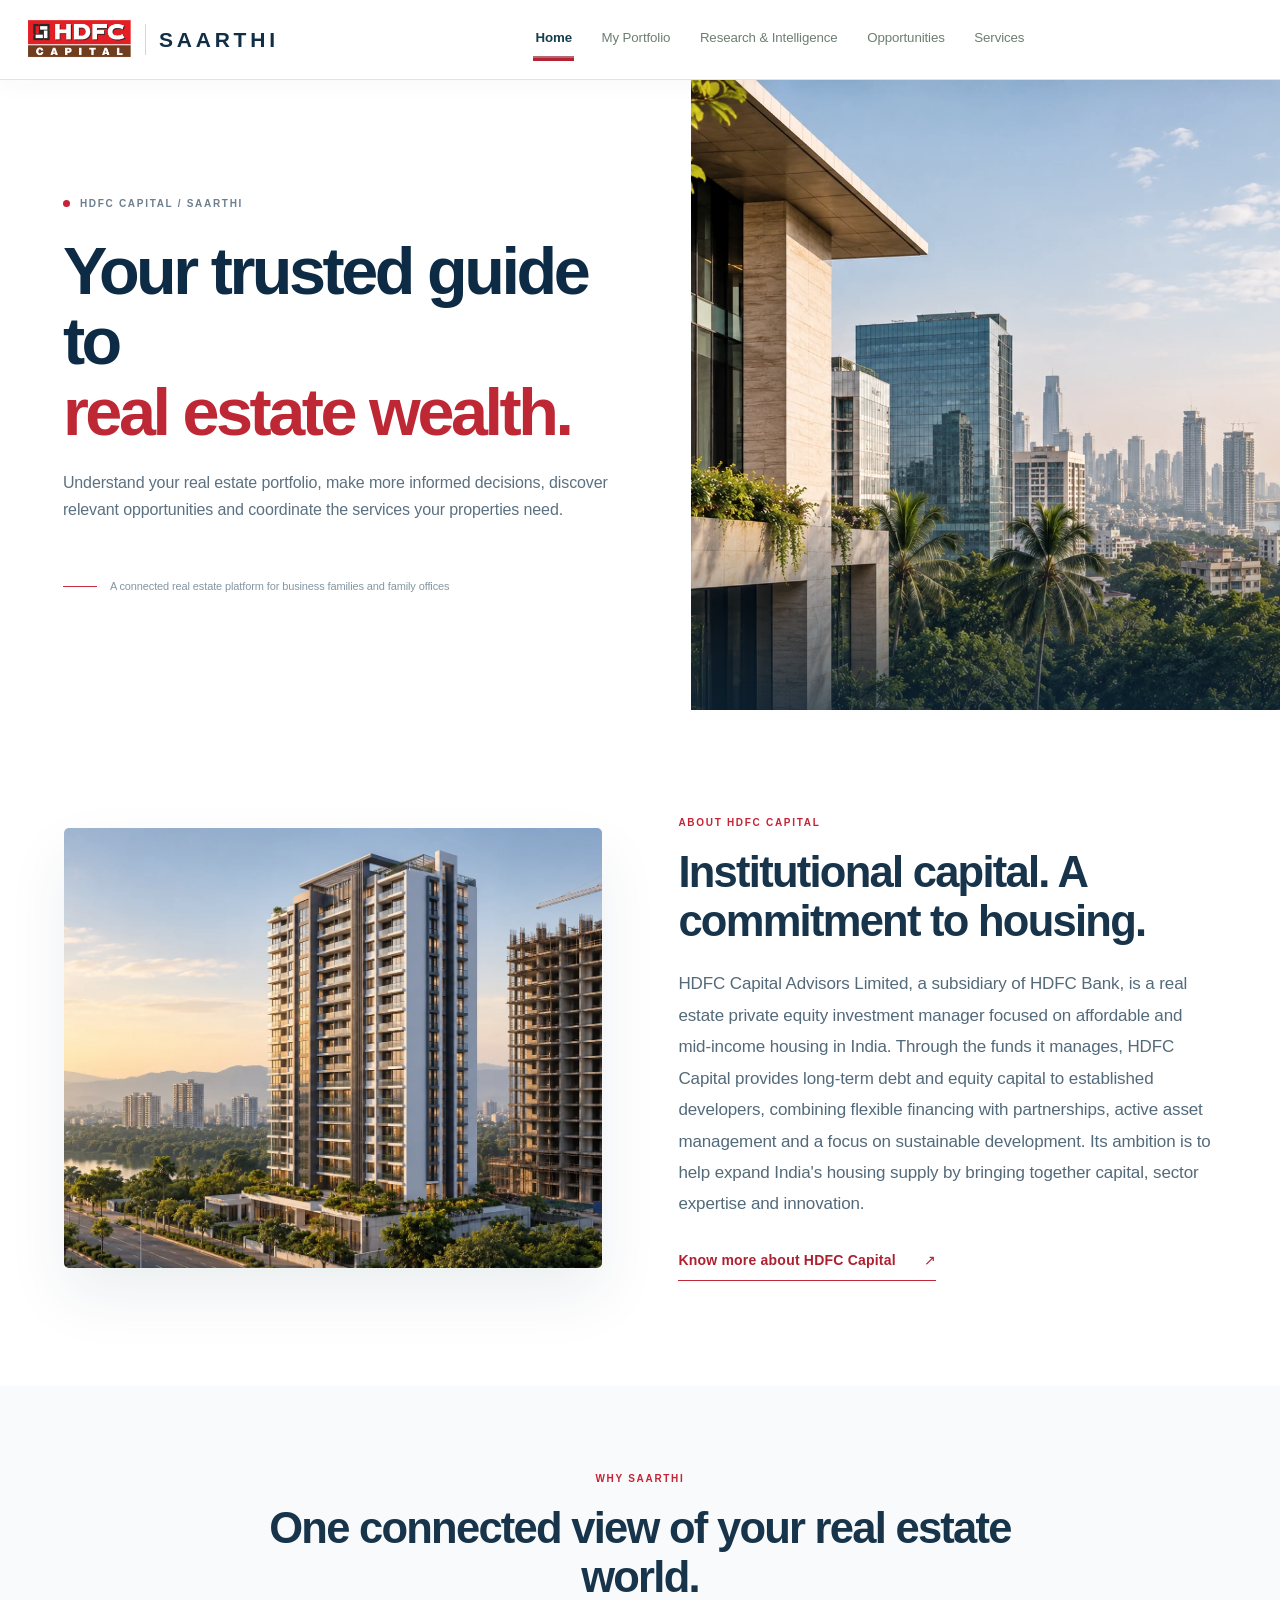
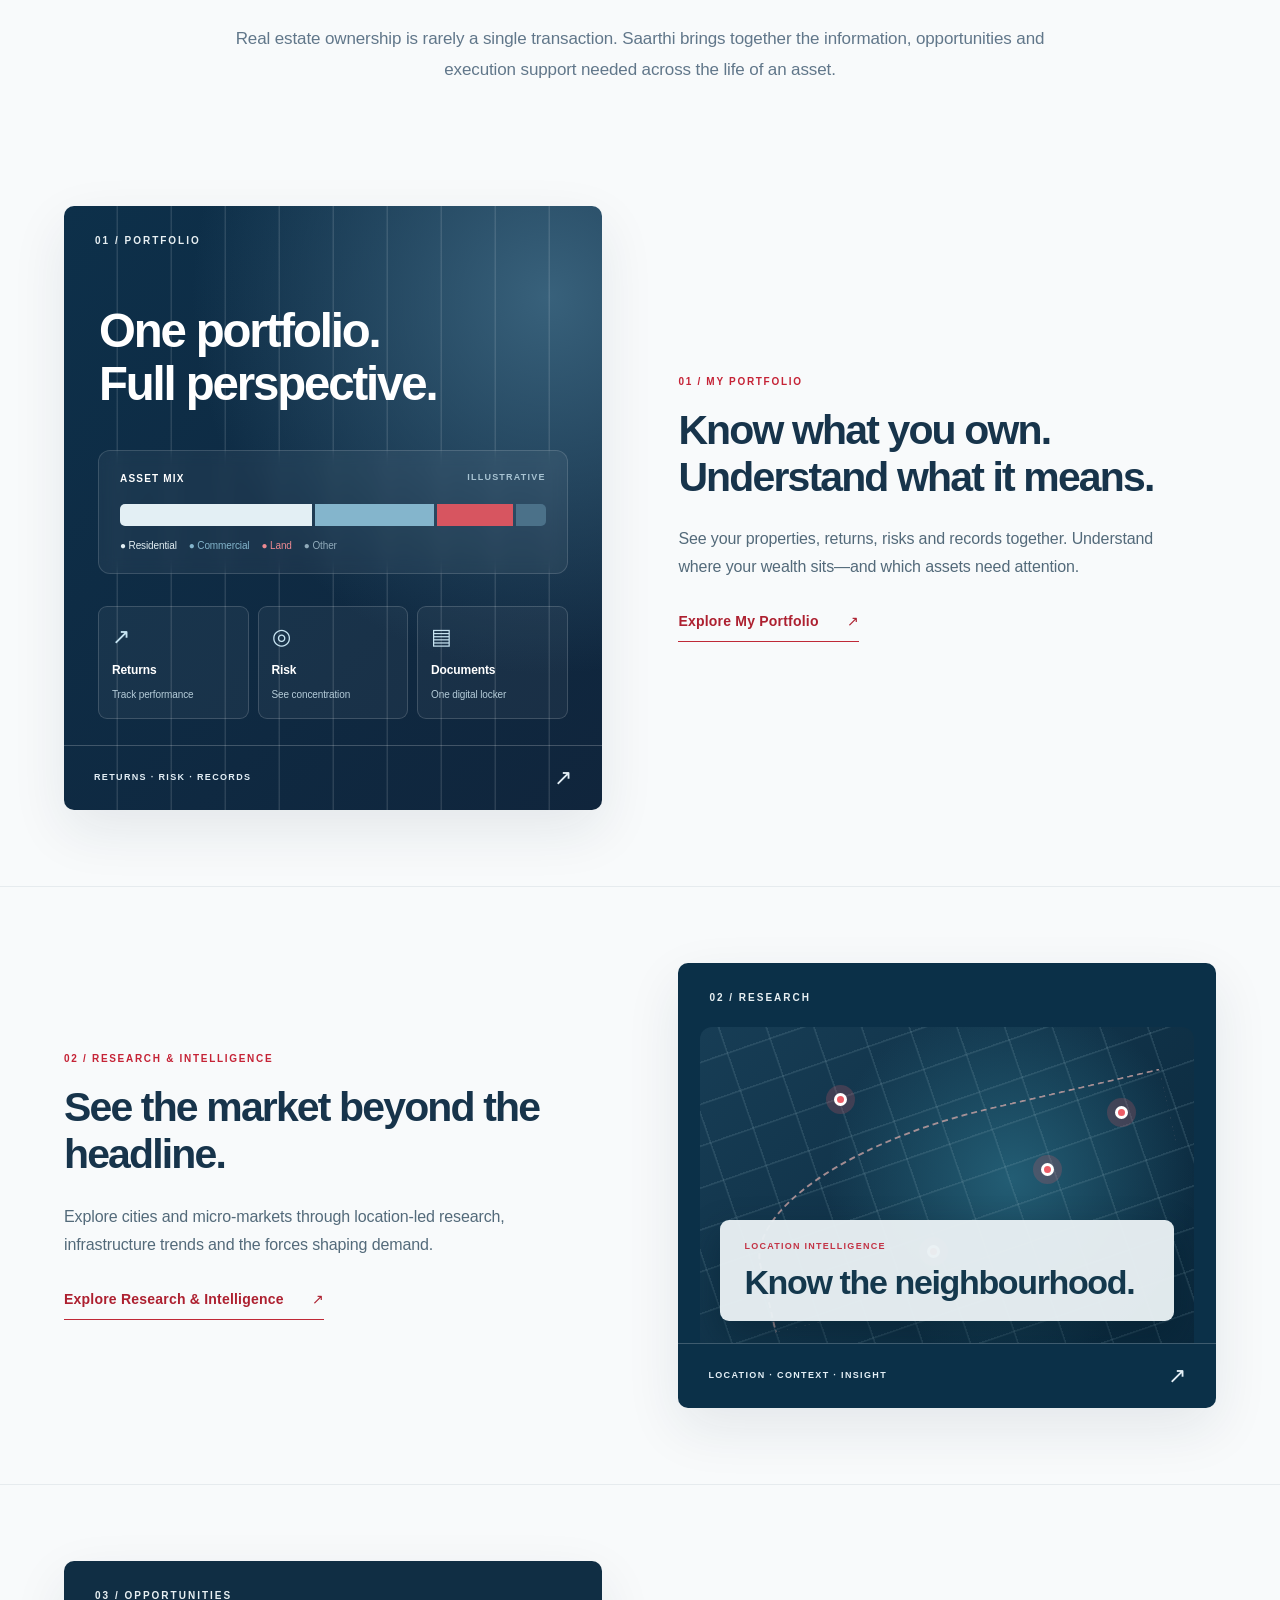
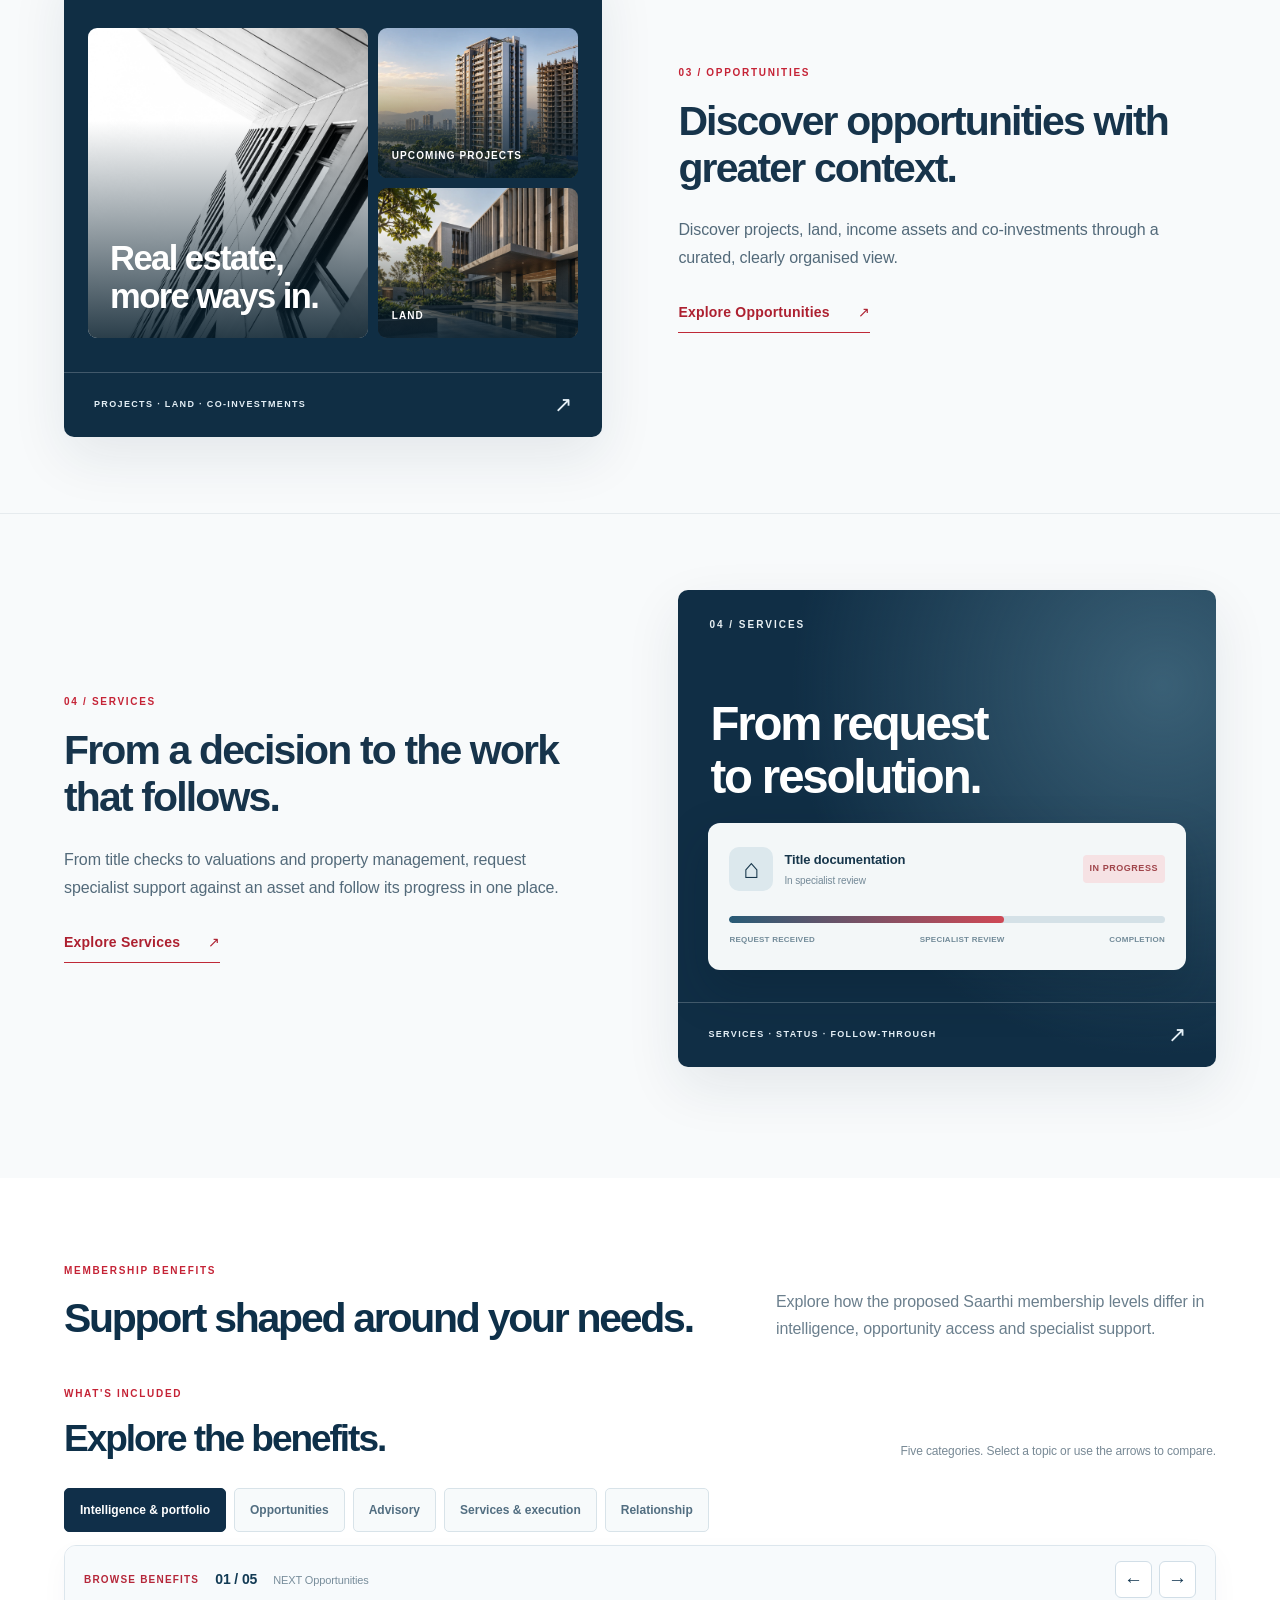
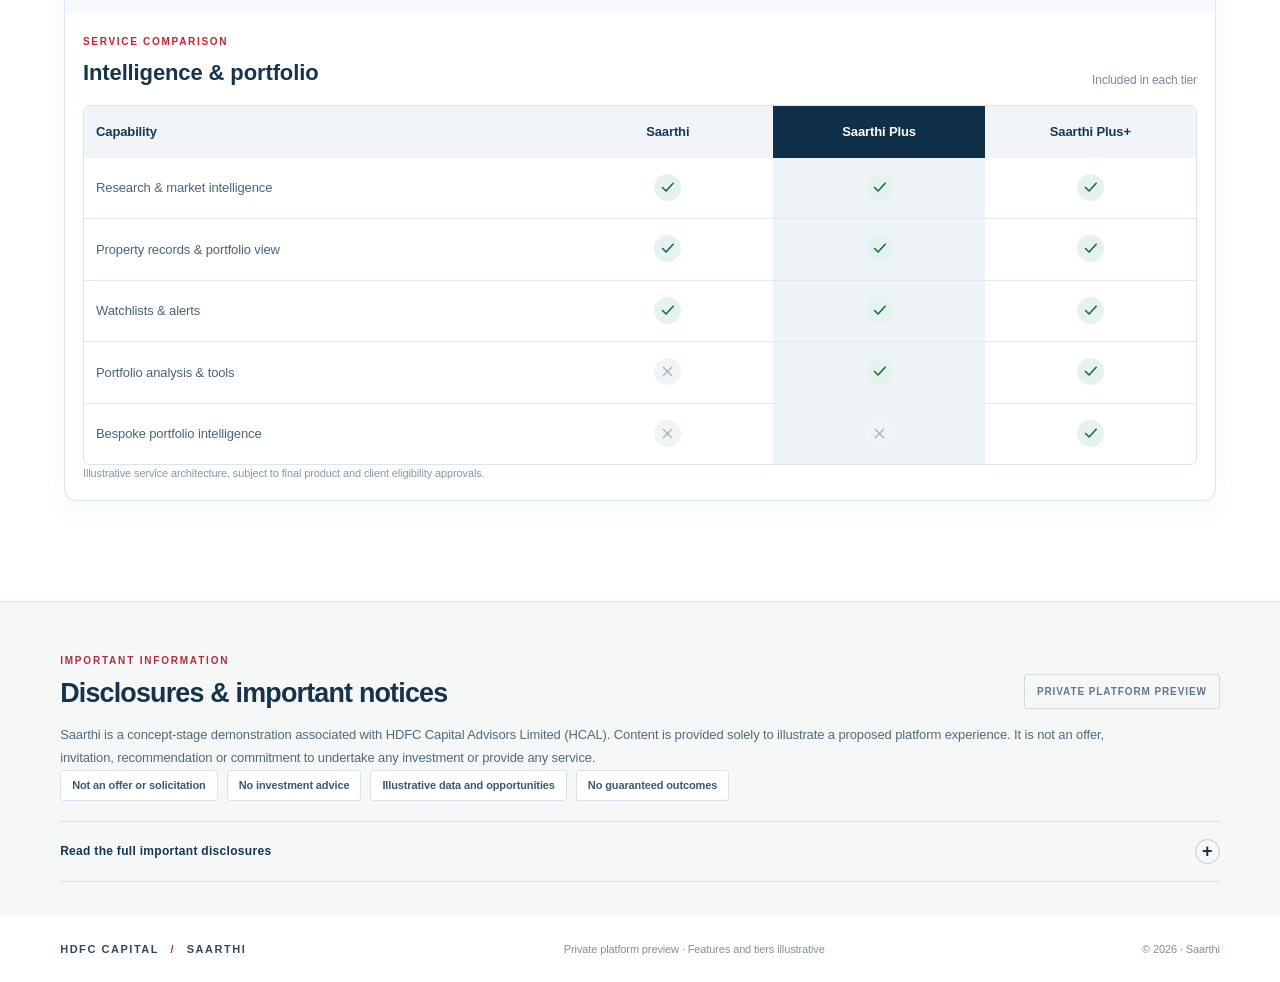
<file: index.html>
<!doctype html>
<html lang="en"><head><meta charset="utf-8"><meta name="viewport" content="width=device-width,initial-scale=1,viewport-fit=cover"><meta name="theme-color" content="#ffffff"><meta name="description" content="HC Saarthi: opportunities, research, portfolio and services."><title>HDFC Capital | Saarthi — Private Real Estate Desk</title><link rel="icon" href="data:image/svg+xml,%3Csvg xmlns='http://www.w3.org/2000/svg' viewBox='0 0 40 40'%3E%3Crect width='40' height='40' rx='6' fill='%23102f49'/%3E%3Ctext x='10' y='29' font-family='Arial' font-size='26' fill='white'%3ES%3C/text%3E%3C/svg%3E"><link rel="manifest" href="manifest.webmanifest"><link rel="apple-touch-icon" href="assets/app-icon-180.png"><link rel="stylesheet" href="assets/portfolio-risk.css"><link rel="stylesheet" href="assets/functional.css?v=8"><link rel="stylesheet" href="assets/refined.css?v=8"><link rel="stylesheet" href="assets/opportunities.css?v=10"><link rel="stylesheet" href="assets/cio-portfolio.css?v=15.1"><link rel="stylesheet" href="assets/hybrid.css?v=13.1"><link rel="stylesheet" href="assets/hybrid-pages.css?v=13"><link rel="stylesheet" href="assets/immersive.css?v=27"><link rel="stylesheet" href="assets/edition14.css?v=14"><link rel="stylesheet" href="assets/asset-hub.css?v=15"><link rel="stylesheet" href="assets/landing.css?v=23"><link rel="stylesheet" href="assets/edition28.css?v=28"><link rel="stylesheet" href="assets/locker29.css?v=29"><link rel="stylesheet" href="assets/edition30.css?v=30"><link rel="stylesheet" href="assets/edition33.css?v=33"><link rel="stylesheet" href="assets/legal34.css?v=34"><link rel="stylesheet" href="assets/edition35.css?v=35"><link rel="stylesheet" href="assets/edition37.css?v=37"><link rel="stylesheet" href="assets/edition38.css?v=38"><link rel="stylesheet" href="assets/edition41.css?v=41"></head>
<body><a class="skip" href="#app">Skip to content</a><header class="site-header"><a href="#home" class="brand" aria-label="HC Saarthi opportunities"><img class="hdfc-capital-brand" src="assets/hdfc-capital-original.png" alt="HDFC Capital"><span class="saarthi-brand-name">SAARTHI</span></a><nav id="navigation" aria-label="Main navigation"></nav><span class="header-label">PRIVATE WORKSPACE <span class="avatar">FO</span></span></header><div id="saarthi-public-root"></div><div class="demo-bar"><span>DEMO DATA</span><span>Requests stay on this device · no orders or messages are sent</span></div><main id="app" tabindex="-1"></main><div class="sh34-workspace-footer"><section class="sh34-disclosures" aria-label="Important legal and platform disclosures">
  <div class="sh34-head"><div><span class="sh34-eyebrow">IMPORTANT INFORMATION</span><h2>Disclosures &amp; important notices</h2></div><span class="sh34-status">PRIVATE PLATFORM PREVIEW</span></div>
  <p class="sh34-lead">Saarthi is a concept-stage demonstration associated with HDFC Capital Advisors Limited (HCAL). Content is provided solely to illustrate a proposed platform experience. It is not an offer, invitation, recommendation or commitment to undertake any investment or provide any service.</p>
  <div class="sh34-keypoints"><span>Not an offer or solicitation</span><span>No investment advice</span><span>Illustrative data and opportunities</span><span>No guaranteed outcomes</span></div>
  <details class="sh34-details"><summary><span>Read the full important disclosures</span><span class="sh34-plus" aria-hidden="true"></span></summary>
    <div class="sh34-detail-grid">
      <div><h3>1. Purpose &amp; status</h3><p>This website is a prototype for discussion with selected audiences. Features, membership tiers, eligibility, pricing, service scope and operating arrangements are indicative and subject to internal, legal, compliance and regulatory approvals. No client, advisory, fiduciary or contractual relationship is created by accessing this preview.</p></div>
      <div><h3>2. Investments &amp; risk</h3><p>Opportunity listings, transaction terms, yields, IRRs, valuations, forecasts and other investment information may be fictional or illustrative. They are not verified offers, allocations or assurances of availability. Real estate and securities investments involve risk, including loss of capital and illiquidity. Past performance does not predict future results.</p></div>
      <div><h3>3. No professional advice</h3><p>Research, analytics, portfolio risk indicators and other information are general illustrations only. They are not investment, legal, tax, accounting, valuation or other professional advice and should not be relied upon to make decisions. Independent due diligence and advice from appropriately qualified professionals are required.</p></div>
      <div><h3>4. Third parties &amp; services</h3><p>Developer names, project links and third-party references are for illustration or discovery only. They do not imply endorsement, verified inventory or a partnership. Service requests are simulated; no instruction, order, engagement, booking or communication is transmitted to HCAL or any third party through this preview.</p></div>
      <div><h3>5. Data, documents &amp; security</h3><p>Sample properties, portfolio values, service tickets and documents are demonstration records. This prototype uses browser-based access and storage and is not a production-grade secure client portal or document vault. Do not enter or upload personal, confidential, financial, title or other sensitive information.</p></div>
      <div><h3>6. Accuracy, group entities &amp; limitations</h3><p>Information, including historical statistics and statements about HCAL or the HDFC Bank Group, is subject to source dates, definitions, verification and change without notice. References to the HDFC Bank Group do not imply any guarantee by HDFC Bank or another group entity. HCAL and relevant group entities make no representation that this prototype is complete, accurate, available or suitable for any purpose, to the extent permitted by applicable law.</p></div>
    </div>
    <p class="sh34-legal-note">Any future live platform, investment or service offering would be governed solely by its applicable definitive documentation, disclosures, eligibility criteria, contractual terms and regulatory requirements. This text is draft website disclosure language and requires HCAL Legal &amp; Compliance approval before external publication.</p>
  </details>
</section></div><dialog id="modal" aria-labelledby="dialog-title"><div class="dialog-top"><span id="dialog-eyebrow"></span><button class="icon-button" id="close-modal" aria-label="Close dialog"></button></div><div id="modal-content"></div></dialog><div id="toast" role="status" aria-live="polite"></div><div id="compare-tray"></div><noscript><p>JavaScript is required. Open the hosted link in Safari or Chrome.</p></noscript><script src="assets/functional.js?v=35"></script><script src="assets/portfolio-risk.js?v=14"></script><script src="assets/cio-model.js?v=11"></script><script src="assets/cio-portfolio.js?v=35"></script><script src="assets/hybrid-pages.js?v=35"></script><script src="assets/immersive.js?v=27"></script><script src="assets/hybrid.js?v=27"></script><script src="assets/asset-hub.js?v=35"></script><link rel="stylesheet" href="assets/wealth-suite.css?v=16"><script src="assets/wealth-suite.js?v=35"></script><script src="assets/risk-studio.js?v=27"></script><script src="assets/research28.js?v=28"></script><script src="assets/upcoming28.js?v=28"></script><script src="assets/suite28.js?v=28"></script><script src="assets/locker29.js?v=29"></script><script src="assets/edition30.js?v=35"></script><script src="assets/edition32.js?v=32"></script><script src="assets/landing.js?v=37"></script></body></html>
</file>
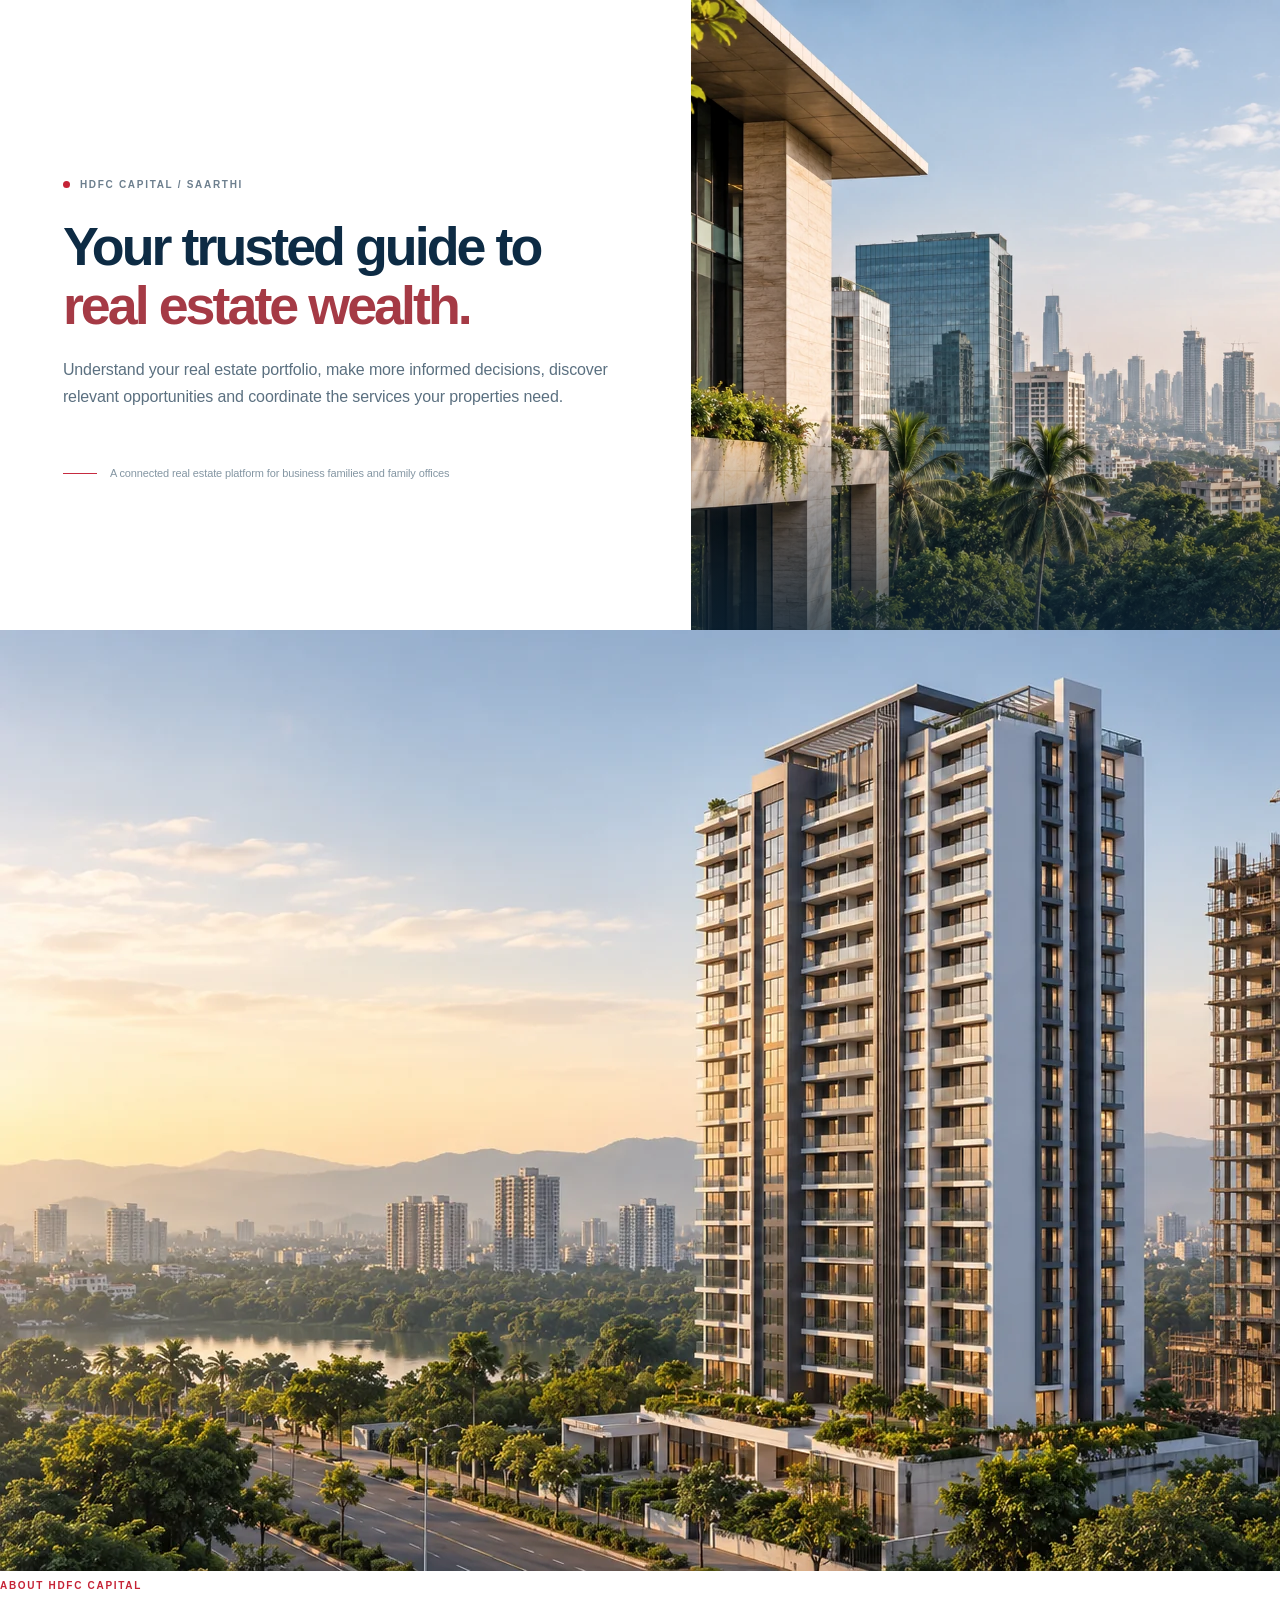
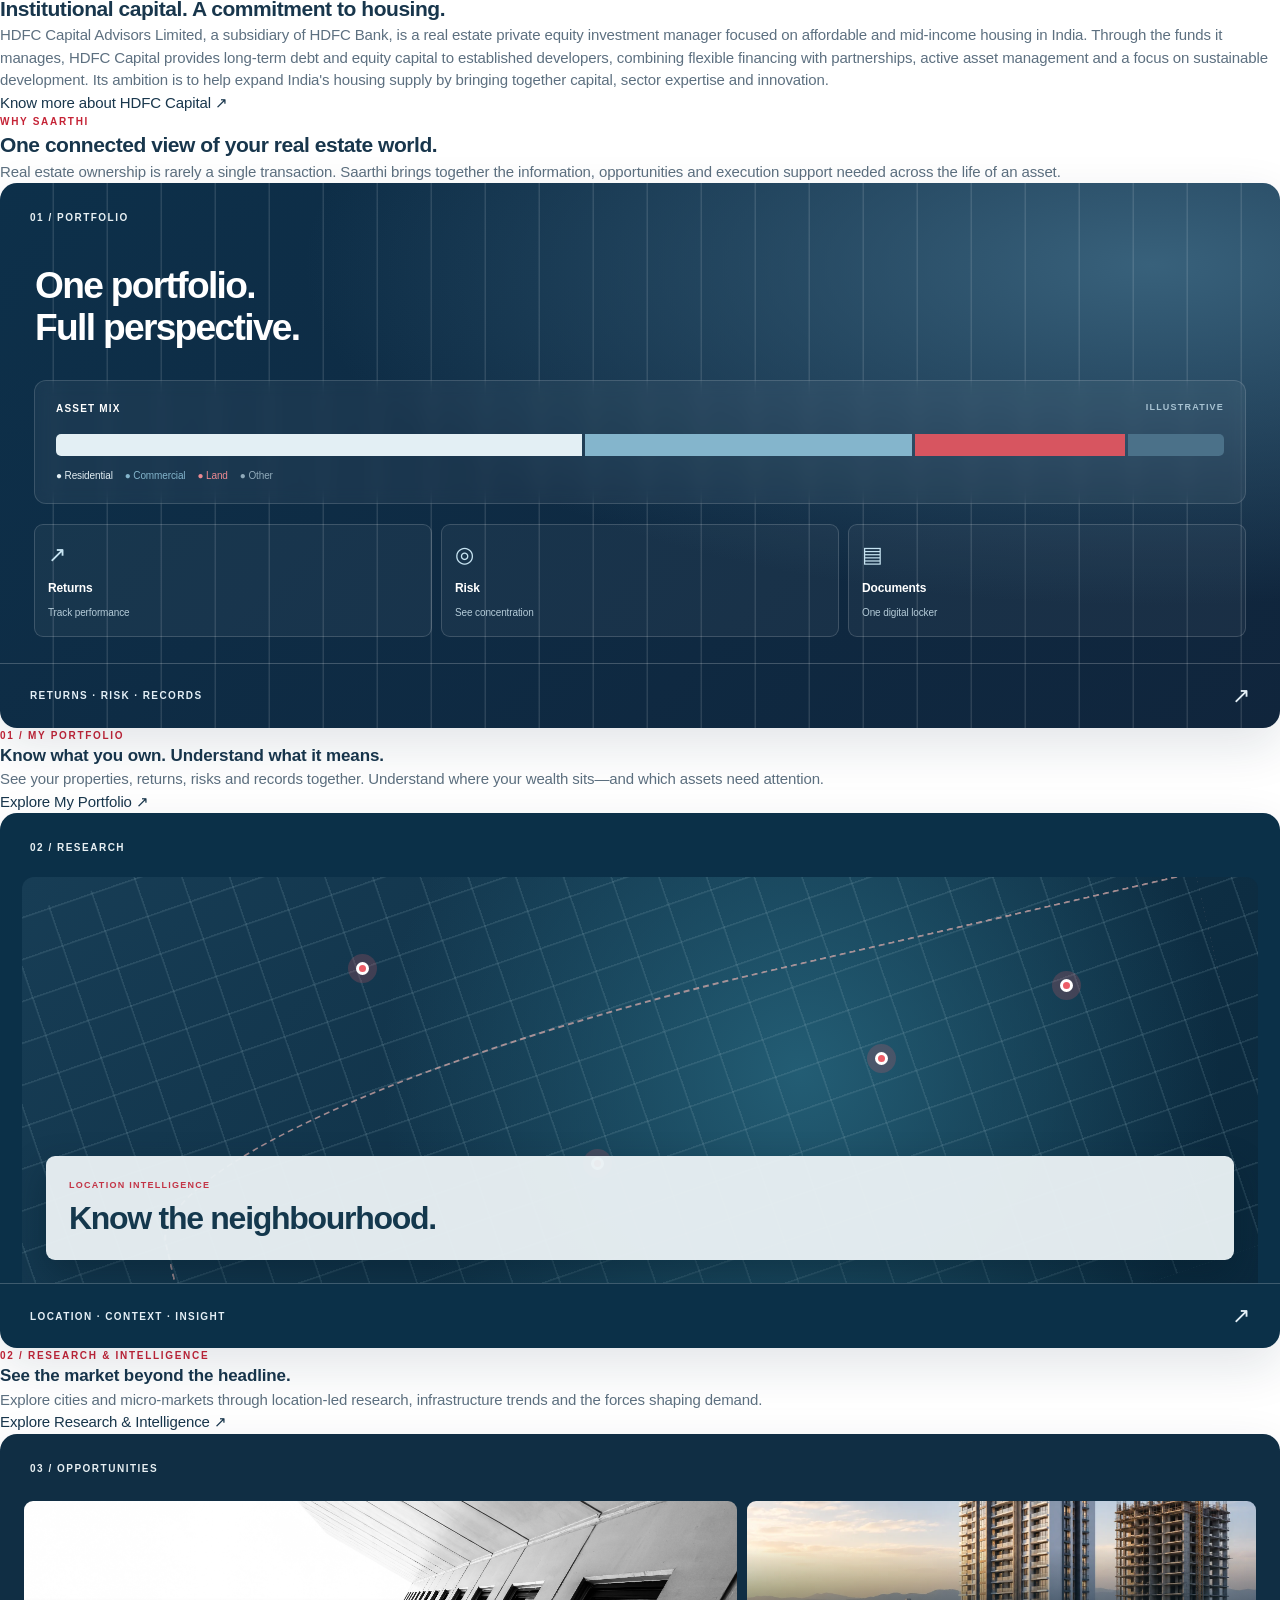
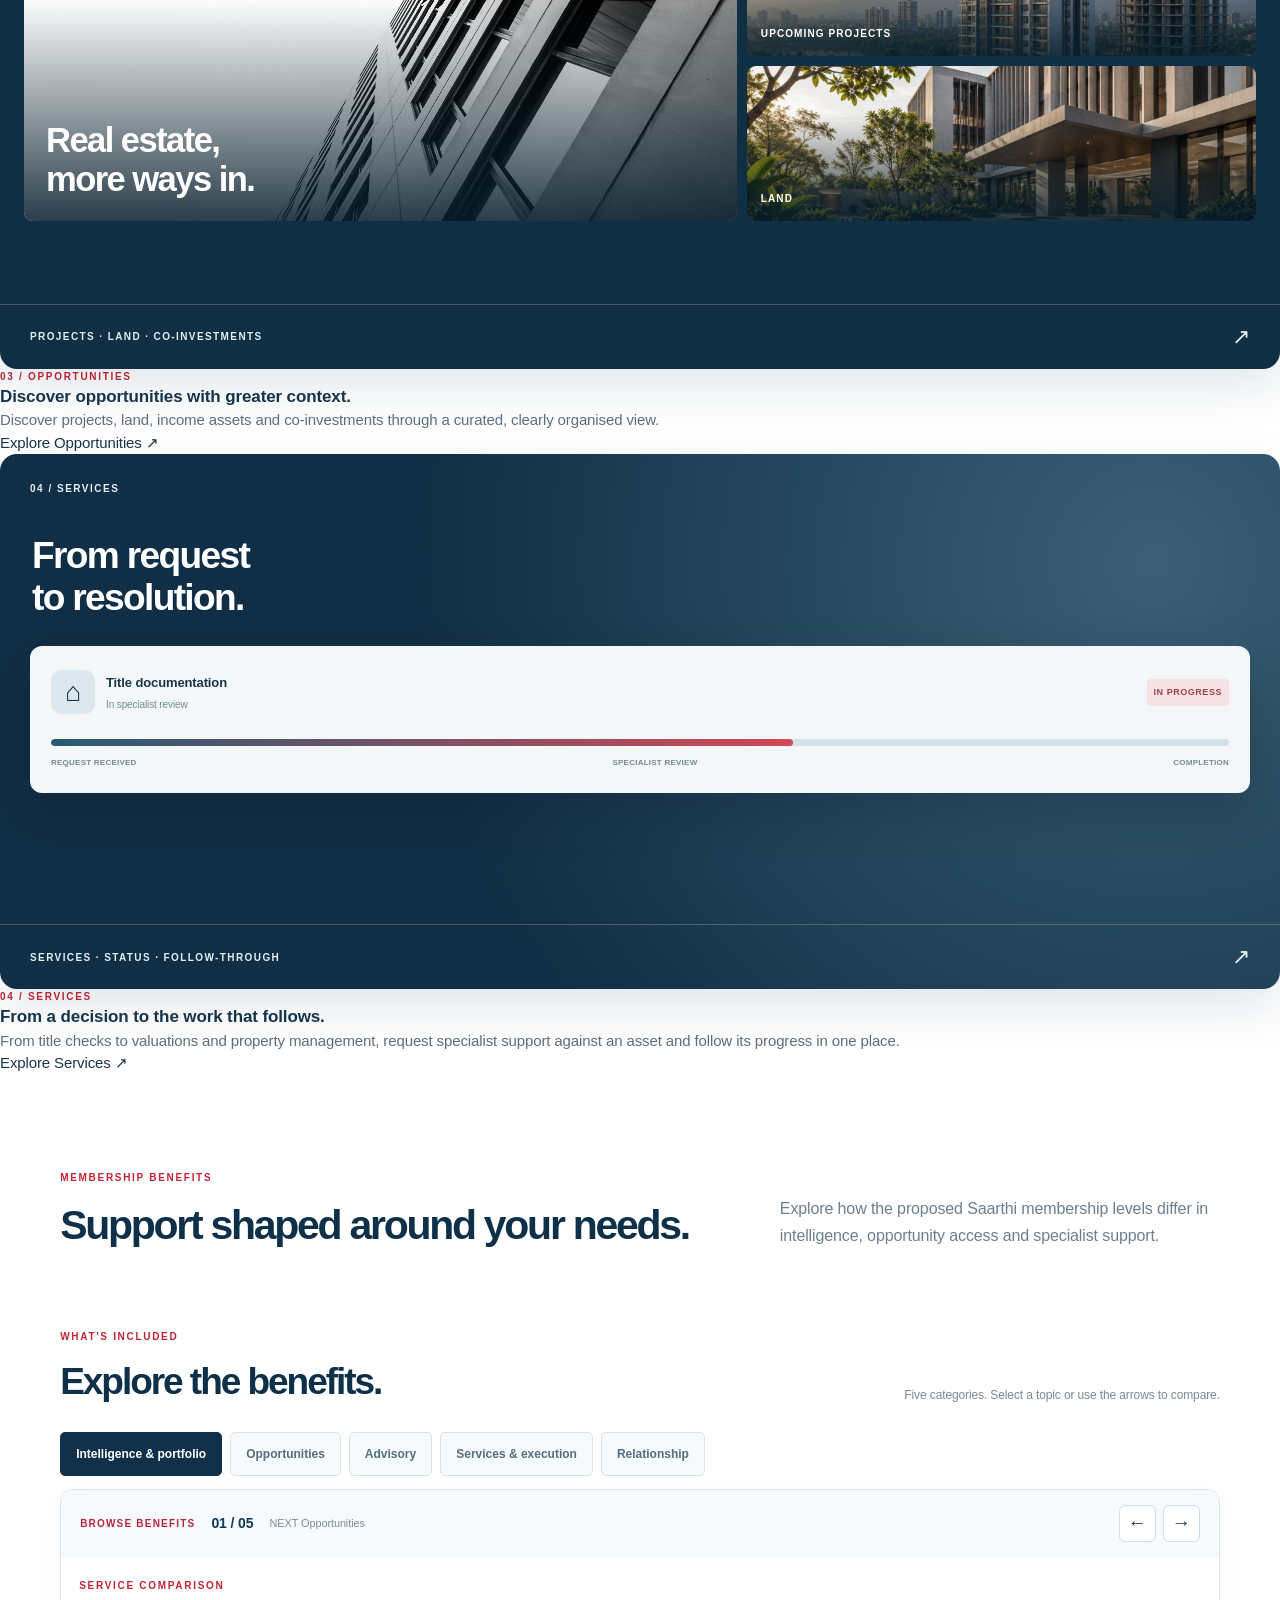
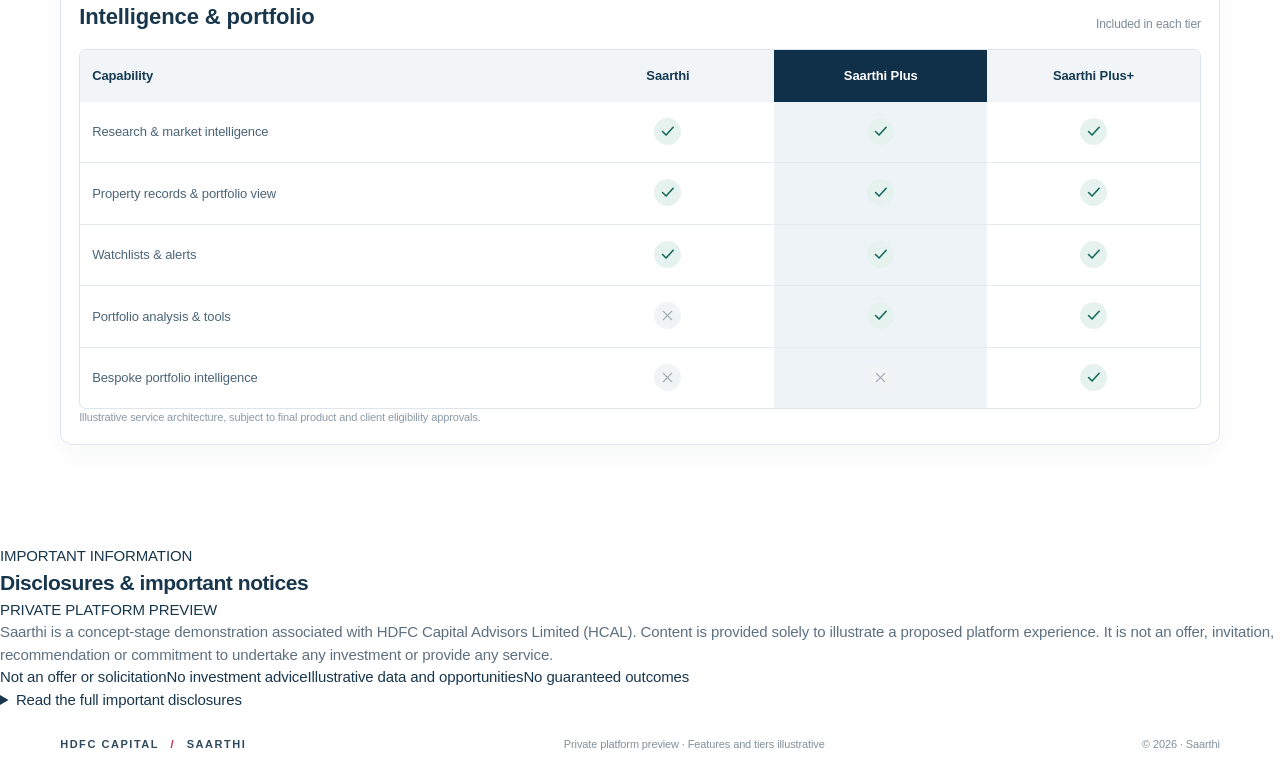
<file: opportunities/index.html>
<!doctype html>
<html lang="en"><head><base href="../"><meta charset="utf-8"><meta name="viewport" content="width=device-width,initial-scale=1,viewport-fit=cover"><meta name="theme-color" content="#ffffff"><meta name="description" content="HC Saarthi: opportunities, research, portfolio and services."><title>HDFC Capital | Saarthi — Private Real Estate Desk</title><link rel="icon" href="data:image/svg+xml,%3Csvg xmlns='http://www.w3.org/2000/svg' viewBox='0 0 40 40'%3E%3Crect width='40' height='40' rx='6' fill='%23102f49'/%3E%3Ctext x='10' y='29' font-family='Arial' font-size='26' fill='white'%3ES%3C/text%3E%3C/svg%3E"><link rel="manifest" href="manifest.webmanifest"><link rel="apple-touch-icon" href="assets/app-icon-180.png"><link rel="stylesheet" href="assets/portfolio-risk.css"><link rel="stylesheet" href="assets/functional.css?v=8"><link rel="stylesheet" href="assets/refined.css?v=8"><link rel="stylesheet" href="assets/opportunities.css?v=10"><link rel="stylesheet" href="assets/cio-portfolio.css?v=15.1"><link rel="stylesheet" href="assets/hybrid.css?v=13.1"><link rel="stylesheet" href="assets/hybrid-pages.css?v=13"><link rel="stylesheet" href="assets/immersive.css?v=27"><link rel="stylesheet" href="assets/edition14.css?v=14"><link rel="stylesheet" href="assets/asset-hub.css?v=15"><script>(function(){try{if(!sessionStorage.getItem("saarthi-preview-access") && location.hash!=="#home")history.replaceState(null,"",location.pathname+location.search+"#home")}catch(e){if(location.hash!=="#home")location.hash="home"}})();</script><link rel="stylesheet" href="assets/landing.css?v=23"><link rel="stylesheet" href="assets/edition28.css?v=28"><link rel="stylesheet" href="assets/locker29.css?v=29"><link rel="stylesheet" href="assets/edition30.css?v=30"><link rel="stylesheet" href="assets/edition33.css?v=33"></head>
<body><a class="skip" href="#app">Skip to content</a><header class="site-header"><a href="#home" class="brand" aria-label="HC Saarthi opportunities"><img class="hdfc-capital-brand" src="assets/hdfc-capital-original.png" alt="HDFC Capital"><span class="saarthi-brand-name">SAARTHI</span></a><nav id="navigation" aria-label="Main navigation"></nav><span class="header-label">PRIVATE WORKSPACE <span class="avatar">FO</span><button id="saarthi-signout" type="button" class="saarthi-signout" aria-label="Sign out">Sign out</button></span></header><div id="saarthi-public-root"></div><div class="demo-bar"><span>DEMO DATA</span><span>Requests stay on this device · no orders or messages are sent</span></div><main id="app" tabindex="-1"></main><dialog id="modal" aria-labelledby="dialog-title"><div class="dialog-top"><span id="dialog-eyebrow"></span><button class="icon-button" id="close-modal" aria-label="Close dialog"></button></div><div id="modal-content"></div></dialog><div id="toast" role="status" aria-live="polite"></div><div id="compare-tray"></div><noscript><p>JavaScript is required. Open the hosted link in Safari or Chrome.</p></noscript><script src="assets/functional.js?v=35"></script><script src="assets/portfolio-risk.js?v=14"></script><script src="assets/cio-model.js?v=11"></script><script src="assets/cio-portfolio.js?v=35"></script><script src="assets/hybrid-pages.js?v=35"></script><script src="assets/immersive.js?v=27"></script><script src="assets/hybrid.js?v=27"></script><script src="assets/asset-hub.js?v=35"></script><link rel="stylesheet" href="assets/wealth-suite.css?v=16"><script src="assets/wealth-suite.js?v=35"></script><script src="assets/risk-studio.js?v=27"></script><script src="assets/research28.js?v=28"></script><script src="assets/upcoming28.js?v=28"></script><script src="assets/suite28.js?v=28"></script><script src="assets/locker29.js?v=29"></script><script src="assets/edition30.js?v=35"></script><script src="assets/edition32.js?v=32"></script><script src="assets/landing.js?v=35"></script></body></html>
</file>
<file: assets/portfolio-risk.css>
.pr{--pr-navy:#102f49;--pr-red:#c32330;--pr-teal:#247a78;--pr-amber:#ac671e;--pr-line:#dfe7ed;color:#172f43;font-size:14px}.pr *{box-sizing:border-box}.pr h2{font-size:30px;letter-spacing:-.035em}.pr h3{font-size:21px;margin-bottom:12px}.pr p{font-size:14px}.pr-top{display:flex;justify-content:space-between;gap:24px;align-items:center;margin-bottom:24px}.pr-top p{margin-bottom:0;max-width:650px}.pr-kicker{color:var(--pr-red);font-size:11px;letter-spacing:.12em;font-weight:700;text-transform:uppercase;margin-bottom:10px}.pr-tabs{display:flex;gap:8px;border-bottom:1px solid var(--pr-line);margin:24px 0;flex-wrap:wrap}.pr-tabs button{background:none;border:0;border-bottom:3px solid transparent;padding:14px 16px;color:#526779;font-size:14px}.pr-tabs button.active{color:var(--pr-navy);font-weight:700;border-color:var(--pr-red)}.pr-notice{border-left:3px solid #aac3d2;background:#f2f6f9;padding:14px 18px;color:#506777;line-height:1.65;font-size:12px;margin:16px 0}.pr-actions{display:flex;gap:10px;align-items:center;flex-wrap:wrap}.pr-actions .btn{gap:9px}.pr-primary{background:var(--pr-red)!important;border-color:var(--pr-red)!important}.pr-summary{display:flex;gap:25px;padding:20px 0;border-bottom:1px solid var(--pr-line);margin-bottom:22px;flex-wrap:wrap}.pr-summary strong{display:block;font-size:25px;letter-spacing:-.035em}.pr-summary small{font-size:12px;color:#617482}.pr-input-head{display:grid;grid-template-columns:1fr 1fr;gap:16px;margin:20px 0}.pr label{font-size:12px;line-height:1.45;gap:7px}.pr input,.pr select{width:100%;font-size:14px;min-width:0;border-radius:5px}.pr details{border:1px solid var(--pr-line);border-radius:9px;margin-bottom:14px;background:#fff}.pr summary{cursor:pointer;padding:18px 20px;font-weight:650;list-style-position:inside;font-size:14px}.pr summary small{font-weight:400;float:right;color:#657886;font-size:12px}.pr-fields{padding:0 20px 20px;display:grid;grid-template-columns:repeat(3,minmax(0,1fr));gap:15px}.pr-fields .pr-asset-actions{grid-column:1/-1;display:flex;justify-content:space-between;align-items:center}.pr-remove{border:0;background:none;color:#a72c34;font-size:12px;padding:8px 0}.pr-generate{margin-top:24px;justify-content:space-between;padding-top:22px;border-top:1px solid var(--pr-line)}.pr-score{background:var(--pr-navy);color:white;border-radius:12px;padding:30px;display:grid;grid-template-columns:190px 1fr;gap:30px;align-items:center;margin:22px 0}.pr-score p,.pr-score small{color:#bfd0db}.pr-score h2{font-size:30px;margin-bottom:10px}.pr-gauge{width:180px;height:180px}.pr-gauge text{fill:white;font-family:Arial,sans-serif}.pr-score-meta{display:flex;gap:24px;flex-wrap:wrap;margin-top:18px}.pr-score-meta strong{display:block;font-size:21px}.pr-score-meta small{font-size:11px}.pr-section{margin:32px 0}.pr-cols{display:grid;grid-template-columns:1fr 1fr;gap:26px}.pr-panel{padding:24px;border:1px solid var(--pr-line);border-radius:10px;background:#fff;min-width:0}.pr-panel p{font-size:12px}.pr-bar-row{display:grid;grid-template-columns:126px 1fr 48px;gap:12px;align-items:center;font-size:12px;margin:15px 0}.pr-bar{height:8px;border-radius:4px;background:#edf1f5;overflow:hidden}.pr-bar i{height:100%;display:block;border-radius:4px}.pr-bar-row b{text-align:right;font-size:12px}.pr-donut{width:170px;height:170px;display:block;margin:6px auto 20px}.pr-legend{display:grid;gap:10px}.pr-legend>div{display:flex;align-items:center;gap:9px;font-size:12px}.pr-legend i{width:9px;height:9px;border-radius:2px;flex-shrink:0}.pr-legend b{margin-left:auto}.pr-flags{display:grid;gap:12px}.pr-flag{border-left:3px solid #b47325;background:#faf6ee;padding:15px 18px}.pr-flag.critical{border-color:#c32330;background:#fff3f3}.pr-flag b{font-size:14px;display:block;margin-bottom:6px}.pr-flag p{font-size:12px;margin:0}.pr-table-wrap{overflow:auto}.pr-table{border-collapse:collapse;width:100%;font-size:12px;text-align:left}.pr-table th,.pr-table td{border-bottom:1px solid var(--pr-line);padding:12px 10px;vertical-align:top}.pr-table th{font-weight:600;color:#657785}.pr-pill{display:inline-block;font-size:11px;padding:4px 7px;border-radius:4px;white-space:nowrap}.pr-pill.low{background:#e8f3ef;color:#216453}.pr-pill.mid{background:#fff2dd;color:#915e15}.pr-pill.high{background:#fce7e8;color:#a42c36}.pr-scenario-controls{display:grid;grid-template-columns:repeat(3,1fr);gap:18px;margin:20px 0}.pr-scenario-controls input{padding:8px}.pr-scenario{display:grid;grid-template-columns:repeat(3,1fr);gap:20px}.pr-scenario>div{border-top:2px solid var(--pr-line);padding-top:18px}.pr-scenario strong{font-size:25px;display:block;margin:9px 0;color:var(--pr-navy)}.pr-scenario small{font-size:12px;color:#637886}.pr-method-list{counter-reset:steps;display:grid;grid-template-columns:repeat(3,1fr);gap:15px;margin:22px 0}.pr-method-list>div{padding:20px;background:#f0f5f8;border-radius:8px;font-size:13px;line-height:1.65}.pr-method-list b{display:block;margin-bottom:9px}.pr-method-list b:before{counter-increment:steps;content:'0' counter(steps) ' / ';color:#a52c36}.pr-error{padding:14px;color:#a12330;background:#fff0f1;border:1px solid #efc8cd;margin:15px 0}.pr-mini-bridge{display:flex;gap:12px;align-items:flex-end;height:130px;margin:18px 0}.pr-mini-bridge>div{flex:1;text-align:center;font-size:11px;display:flex;flex-direction:column;justify-content:flex-end;height:100%}.pr-mini-bridge i{display:block;min-height:2px;margin:4px auto 8px;width:70%;background:#102f49;border-radius:4px 4px 0 0}.pr-mini-bridge>div:last-child i{background:#b64950}.pr-report-head{display:flex;align-items:start;justify-content:space-between;gap:20px}.pr-muted{font-size:12px;color:#637786}.pr-model-tag{font-size:10px;border:1px solid #bfd0db;border-radius:4px;padding:5px 8px;color:#687c8b;white-space:nowrap}.pr-zero{border:1px dashed #c5d4df;padding:35px;border-radius:9px;text-align:center}.pr-data-footer{padding:16px 0;font-size:11px;color:#677b89}.pr nav{height:auto}.pr-method-table td:first-child{min-width:120px}.pr input:disabled{color:#8495a1;background:#f3f6f8}.pr-dirty{color:#a72c34;font-size:12px;margin:15px 0}.pr-form-sticky{background:white}.pr [hidden]{display:none!important}
.research-layout>div:has(>.pr){min-width:0}.pr{min-width:0;overflow-wrap:anywhere}.pr-panel{overflow-wrap:anywhere}
@media(max-width:1000px){.pr-fields{grid-template-columns:repeat(2,minmax(0,1fr))}.pr-cols{grid-template-columns:1fr}.pr-score{grid-template-columns:150px 1fr;gap:20px;padding:25px}.pr-gauge{width:145px;height:145px}.pr-method-list{grid-template-columns:1fr}.pr-score h2{font-size:24px}}
@media(max-width:600px){.pr-top,.pr-report-head{display:block}.pr-top .pr-model-tag{display:inline-block;margin-top:14px}.pr-tabs button{font-size:12px;padding:12px 9px}.pr-fields,.pr-input-head{grid-template-columns:1fr}.pr input,.pr select{font-size:16px}.pr-score{grid-template-columns:1fr;text-align:center}.pr-gauge{margin:auto}.pr-score-meta{justify-content:center}.pr-summary{gap:20px}.pr-summary strong{font-size:22px}.pr summary small{float:none;display:block;margin:8px 0 0 15px}.pr-panel{padding:18px}.pr-scenario-controls,.pr-scenario{grid-template-columns:1fr}.pr-bar-row{grid-template-columns:110px 1fr 35px;gap:8px}.pr-report-head .pr-actions{margin-top:20px}.pr-generate .btn{width:100%}.pr h2{font-size:26px}.pr-model-tag{white-space:normal}}
@media print{.pr-print-hide{display:none!important}.pr{font-size:11px}.pr-score{print-color-adjust:exact;-webkit-print-color-adjust:exact}.pr-panel,.pr-flag,.pr-score,.pr-scenario{break-inside:avoid}.pr-cols{grid-template-columns:1fr 1fr}.pr-section{margin:22px 0}.pr-table-wrap{overflow:visible}.pr-table{font-size:10px}.pr-table th,.pr-table td{padding:9px 6px}body.pr-export{padding:0!important}.pr-export .pr{max-width:none!important}.pr-method{break-before:page}}

/* My Portfolio page: scoped additions only. */
.my-portfolio-page{padding-top:45px}.my-portfolio-page .pr-top{margin-bottom:24px}.my-portfolio-page .pr-top h2{font-size:38px}.my-portfolio-page .pr-top p{max-width:760px}.mp-kpis{display:grid;grid-template-columns:repeat(4,minmax(0,1fr));gap:16px;margin:24px 0}.mp-kpi{background:#f1f5f8;border:1px solid #e1e8ed;border-radius:10px;padding:23px}.mp-kpi small{font-size:12px;color:#617685;display:block}.mp-kpi strong{font-size:30px;letter-spacing:-.035em;display:block;margin:10px 0;color:#102f49}.mp-kpi em{font-size:11px;color:#617685;font-style:normal}.mp-overview-hero{display:flex;justify-content:space-between;align-items:center;gap:20px}.mp-overview-hero h3{margin:0 0 8px;font-size:26px}.mp-overview-hero p{margin:0;font-size:12px}.mp-review-list{display:grid;gap:14px}.mp-review-row{padding:15px 0;border-bottom:1px solid #e1e8ed;display:flex;align-items:start;gap:18px}.mp-review-row>strong{font-size:26px;min-width:40px;color:#102f49}.mp-review-row h4{font-size:14px;margin:0 0 6px}.mp-review-row p{font-size:12px;margin:0}.mp-holdings-head{display:flex;gap:20px;justify-content:space-between;align-items:center;margin-bottom:16px}.mp-holdings-head h3{margin:0}.mp-edit{border:1px solid #cad7e0;background:white;color:#102f49;padding:8px 12px;border-radius:5px;font-size:12px;white-space:nowrap}.mp-state{font-size:12px;border:1px solid #d7e3e8;border-radius:5px;padding:7px 10px;background:#f6f9fa;color:#526e7e;display:inline-block;margin-bottom:14px}.mp-income-grid{display:grid;grid-template-columns:1fr 1fr;gap:16px;border-top:1px solid #dfe7ed;padding-top:20px;margin-top:24px}.mp-income-grid strong{display:block;font-size:23px;margin-top:7px}.mp-income-grid small{font-size:12px;color:#637986}.pr-table{min-width:690px;overflow-wrap:normal}.pr-method-table{min-width:620px}.pr-table td{overflow-wrap:normal}.pr-table-wrap{max-width:100%;overflow-x:auto}.pr-table td:first-child{min-width:155px}.pr-method-table td:nth-child(2){min-width:65px}.pr-method-table td:nth-child(3){min-width:340px}.pr-method-table tr{break-inside:avoid}.pr-notice{break-inside:avoid}.pr h3{break-after:avoid}.pr td{display:table-cell!important}
@media(max-width:1000px){.mp-kpis{grid-template-columns:repeat(2,minmax(0,1fr))}.my-portfolio-page .pr-top h2{font-size:32px}.mp-overview-hero{align-items:start;flex-direction:column}}
@media(max-width:600px){.my-portfolio-page{padding-top:30px}.my-portfolio-page .pr-top h2{font-size:30px}.mp-kpis{gap:10px}.mp-kpi{padding:17px 13px}.mp-kpi strong{font-size:24px}.mp-kpi small,.mp-kpi em{font-size:11px}.mp-holdings-head{align-items:start;flex-direction:column}.mp-overview-hero .pr-actions{width:100%}.mp-overview-hero .pr-actions button{flex:1}.pr-tabs{gap:2px}.pr-tabs button{padding:12px 8px}.mp-review-row{gap:10px}.mp-review-row>strong{min-width:28px}.pr-input-head .pr-actions{align-items:stretch}.mp-income-grid strong{font-size:20px}}
.pr-bar-row b{white-space:nowrap}.my-portfolio-page .pr-bar-row{grid-template-columns:110px minmax(0,1fr) 48px}
@media print{.pr-table{min-width:0;width:100%;table-layout:auto}.pr-table td:first-child{min-width:0}.pr-method-table td:nth-child(3){min-width:0;width:auto}.pr-method-table{min-width:0}.pr-table-wrap{overflow:visible}.pr-table tr{break-inside:avoid}.pr-table thead{display:table-header-group}.pr-notice{break-inside:avoid}}
</file>
<file: assets/functional.css>
:root{--navy:#102f49;--ink:#183449;--muted:#586e7d;--line:#dce5ec;--paper:#f4f7fa;--red:#b72433;--blue:#e9f1f7;--teal:#246c66;--radius:9px;--shadow:0 8px 32px #0c2b451a;font-synthesis:none;color-scheme:light}*{box-sizing:border-box}body{margin:0;background:var(--paper);color:var(--ink);font:16px/1.5 -apple-system,BlinkMacSystemFont,'Segoe UI',Arial,sans-serif;font-feature-settings:'tnum';padding-bottom:calc(80px + env(safe-area-inset-bottom))}button,input,select,textarea{font:inherit;color:inherit}button,a,input,select,textarea{outline-offset:4px}button,a{-webkit-tap-highlight-color:transparent}button{cursor:pointer}button:disabled{cursor:default;opacity:.5}button{border:0}a{color:inherit;text-decoration:none}h1,h2,h3,h4,p{margin:0}h1{font-size:29px;line-height:1.2;font-weight:650;letter-spacing:-1px}h2{font-size:21px;font-weight:650;letter-spacing:-.45px}h3{font-size:17px;font-weight:650}p{color:var(--muted)}small,.small{font-size:13px}svg.icon{width:20px;height:20px;fill:none;stroke:currentColor;stroke-width:1.65;stroke-linecap:round;stroke-linejoin:round;flex-shrink:0}.skip{position:fixed;top:-100px;background:var(--navy);color:white;padding:14px;z-index:999}.skip:focus{top:0}.site-header{height:66px;background:white;display:flex;align-items:center;justify-content:space-between;padding:0 18px;border-bottom:1px solid var(--line);position:sticky;top:0;z-index:20}.brand{display:flex;align-items:center;gap:10px;font-size:25px;font-weight:650;letter-spacing:-1px}.brand-monogram{font-size:14px;letter-spacing:-.2px;border-radius:5px;background:var(--navy);color:white;width:33px;height:33px;display:grid;place-items:center}.header-label{display:flex;align-items:center;gap:12px;font-size:11px;letter-spacing:1.4px;color:var(--muted)}.avatar{font-size:12px;font-weight:600;letter-spacing:0;display:grid;place-items:center;width:31px;height:31px;border:1px solid var(--line);border-radius:50%}#navigation{position:fixed;left:0;right:0;bottom:0;display:grid;grid-template-columns:repeat(4,minmax(0,1fr));background:white;border-top:1px solid var(--line);padding:5px 4px calc(5px + env(safe-area-inset-bottom));box-shadow:0 -4px 16px #18344905;z-index:40}#navigation a{display:flex;align-items:center;justify-content:center;flex-direction:column;gap:3px;min-height:55px;font-size:12px;color:var(--muted);border-radius:6px}#navigation a.active{background:#eaf1f7;color:var(--navy);font-weight:700}#navigation .full-label{display:none}.demo-bar{padding:8px 18px;display:flex;gap:10px;align-items:center;background:#edf2f6;border-bottom:1px solid var(--line);font-size:11px;color:#4f6474;line-height:1.4}.demo-bar>span:first-child{font-size:10px;letter-spacing:1px;white-space:nowrap;font-weight:750;color:#92444b}#app{max-width:1480px;margin:auto;padding:22px 16px 40px;outline:none}.page-heading{display:flex;align-items:center;justify-content:space-between;gap:16px;margin-bottom:21px}.page-heading .actions{display:flex;gap:8px}.kicker{font-size:12px;font-weight:650;text-transform:uppercase;letter-spacing:1.4px;color:var(--muted);margin-bottom:7px}.btn,.icon-button,.text-button{display:inline-flex;align-items:center;justify-content:center;gap:8px;min-height:44px;border-radius:6px;font-size:14px;font-weight:600;line-height:1.3;background:var(--navy);color:white;padding:10px 15px;border:1px solid var(--navy);white-space:nowrap}.btn:hover{background:#214862}.btn.light{background:white;color:var(--navy);border-color:#bdcdda}.btn.light:hover,.icon-button:hover{background:#eaf1f7}.btn.danger{background:#fff4f4;color:#a22531;border-color:#f0c6cc}.text-button{border:0;background:none;color:var(--navy);padding:8px 5px}.icon-button{padding:8px;width:44px;background:white;color:var(--muted);border-color:var(--line);flex-shrink:0}.icon-button.saved{background:#e8f1f7;color:var(--navy)}.icon-button.saved svg{fill:#102f4920}.desktop-label{display:none}.summary-grid{display:grid;grid-template-columns:repeat(2,minmax(0,1fr));gap:1px;background:var(--line);border:1px solid var(--line);border-radius:var(--radius);overflow:hidden;margin-bottom:23px}.stat{background:white;padding:14px 17px;min-width:0}.stat-label{display:block;color:var(--muted);font-size:13px}.stat-number{display:block;font-size:28px;line-height:1.25;font-weight:600;letter-spacing:-.8px;margin:5px 0 2px;font-variant-numeric:tabular-nums}.stat-note{font-size:12px;color:var(--muted)}.stat.dark{background:var(--navy);color:white}.stat.dark .stat-label,.stat.dark .stat-note{color:#bdcddd}.section-tabs{display:flex;gap:22px;border-bottom:1px solid #ccd9e3;margin:0 0 18px}.section-tabs button{background:transparent;min-height:44px;color:var(--muted);font-size:14px;padding:0 1px;border-bottom:3px solid transparent;white-space:nowrap}.section-tabs button.active{border-color:var(--red);color:var(--navy);font-weight:650}.count{display:inline-grid;place-items:center;font-size:12px;border-radius:4px;min-width:21px;height:20px;padding:0 5px;background:#e8eef3;color:#4c6577;margin-left:6px}.categories{display:grid;grid-template-columns:repeat(2,minmax(0,1fr));gap:7px;margin-bottom:16px}.category{border:1px solid var(--line);background:white;display:flex;text-align:left;align-items:center;gap:9px;min-height:59px;padding:10px;border-radius:7px;position:relative;font-size:13px;line-height:1.25;font-weight:550;min-width:0}.category .icon{width:19px;height:19px;color:#608098}.category .cat-label{flex:1;min-width:0}.category .count{margin:0;min-width:18px}.category.active{border-color:var(--navy);background:var(--navy);color:white}.category.active .icon{color:#caddeb}.category.active .count{background:#ffffff1a;color:white}.all-category{border:1px solid var(--line);padding:8px 13px;border-radius:5px;background:white;font-size:13px;min-height:38px}.all-category.active{background:#e3edf5;border-color:#bfd0dd;font-weight:650}.table-toolbar{display:flex;gap:8px;flex-wrap:wrap;margin:16px 0 12px;align-items:center}.searchbox{position:relative;flex:1;min-width:170px}.searchbox .icon{position:absolute;left:12px;top:13px;color:#6d8393}.searchbox input{padding-left:40px;width:100%}.filter-button{display:flex}.desktop-filters{display:none}input,select,textarea{min-height:45px;border:1px solid #c6d4df;border-radius:6px;background:white;padding:10px 12px;max-width:100%;min-width:0;font-size:16px}input::placeholder,textarea::placeholder{color:#6e8292}input[type=checkbox]{accent-color:var(--navy);min-height:18px;width:18px;height:18px;margin:0}label{display:grid;gap:7px;font-size:14px;font-weight:550}textarea{resize:vertical;min-height:105px}.result-bar{display:flex;align-items:center;justify-content:space-between;gap:10px;margin:12px 0;color:var(--muted);font-size:13px}.result-bar select{font-size:13px;border:0;background:transparent;min-height:36px;padding:6px 0;max-width:195px}.filter-chips{display:flex;gap:6px;flex-wrap:wrap;font-size:12px}.filter-chips button{background:#e6edf3;color:var(--ink);border-radius:4px;padding:7px 10px;min-height:32px}.op-table{width:100%;border-collapse:separate;border-spacing:0}.op-table thead{display:none}.op-table tbody{display:grid;gap:12px}.op-table tr.deal-row{display:grid;grid-template-columns:1fr 1fr;background:white;border:1px solid var(--line);border-radius:8px;overflow:hidden}.op-table td{padding:10px 16px;min-width:0}.op-table td.deal-name{grid-column:1/-1;padding-top:15px;padding-bottom:13px;border-bottom:1px solid #edf1f5}.deal-name-top{display:flex;gap:12px;align-items:center}.deal-type-icon{display:none}.deal-name button{background:none;padding:0;text-align:left;font-size:16px;font-weight:650;line-height:1.35;letter-spacing:-.15px}.deal-name button:hover{text-decoration:underline}.deal-id{display:block;color:var(--muted);font-size:12px;margin-top:4px;font-weight:400;letter-spacing:0}.mobile-location{font-size:13px;color:var(--muted);margin-top:6px}.deal-row .deal-location{display:none}.cell-label{font-size:12px;color:var(--muted);display:block;margin-bottom:4px}.cell-value{font-size:17px;font-weight:600;white-space:nowrap;letter-spacing:-.3px;font-variant-numeric:tabular-nums}.cell-secondary{display:block;font-size:12px;color:var(--muted);margin-top:3px}.deal-row .deal-status{display:none}.deal-row td.deal-actions{grid-column:1/-1;border-top:1px solid #edf1f5;display:flex;align-items:center;gap:8px;padding-top:8px;padding-bottom:8px}.compare-check{display:flex;align-items:center;gap:8px;font-size:13px;font-weight:400;margin-right:auto;min-height:40px}.deal-actions .text-button{font-size:13px;padding:9px}.deal-actions .icon-button{width:38px;min-height:38px}.status{font-size:12px;border-radius:4px;display:inline-block;background:#eaf2ee;color:#346459;padding:4px 7px;font-weight:550;white-space:nowrap}.status.neutral{background:#ecf0f4;color:#5b6e7e}.status.amber{background:#f9f0e0;color:#876525}.section-footnote{font-size:12px;margin-top:15px;color:var(--muted);line-height:1.6}.empty{padding:35px 20px;text-align:center;background:white;border:1px dashed #bbccd9;border-radius:var(--radius)}.empty p{margin:8px auto 17px;max-width:430px;font-size:14px}.empty h3{font-size:18px}.section-title{display:flex;justify-content:space-between;align-items:center;gap:15px;margin:25px 0 13px}.panel{background:white;border:1px solid var(--line);border-radius:var(--radius);padding:18px;min-width:0}.split{display:grid;gap:18px}.link-list{display:grid}.research-link{display:flex;align-items:center;gap:14px;padding:17px 0;border-bottom:1px solid var(--line);min-height:83px}.research-link:last-child{border:0}.research-link:hover h3{text-decoration:underline}.resource-icon{display:grid;place-items:center;flex-shrink:0;width:40px;height:40px;background:#edf3f7;border:1px solid #dfE8ef;border-radius:7px;color:#3c617b}.research-link .resource-copy{flex:1;min-width:0}.research-link h3{font-size:15px;line-height:1.4}.research-link p{font-size:13px;margin-top:3px}.link-type{font-size:12px;color:#5b7587}.resource-copy .resource-url{font-size:12px;color:#6c8292;overflow-wrap:anywhere}.report-list{display:grid;gap:0}.report-row{padding:17px 0;border-bottom:1px solid var(--line);display:grid;grid-template-columns:1fr auto;align-items:center;gap:12px}.report-row:last-child{border:0}.report-row .small{color:var(--muted);display:block;margin-top:6px}.report-row h3{font-size:15px}.report-badge{color:#9b3644;font-weight:700;font-size:11px;letter-spacing:.7px;margin-bottom:5px;display:block}.report-row .btn{font-size:13px;min-height:39px;padding:8px 12px}.notice{padding:12px 15px;background:#ecf2f7;border:1px solid #d8e4ed;border-radius:6px;color:#536e80;font-size:13px;margin:16px 0;line-height:1.55}.location-controls{display:flex;gap:10px;margin:14px 0}.location-controls select{width:100%}.location-list{display:grid;gap:1px;background:var(--line);border:1px solid var(--line);border-radius:7px;overflow:hidden}.location-list a{background:white;padding:15px;display:flex;align-items:center;gap:12px;font-size:14px}.location-list a .small{margin-left:auto;white-space:nowrap}.location-list a:hover{background:#f3f7fa}.service-layout{display:grid;gap:22px}.service-group{background:white;border:1px solid var(--line);border-radius:8px;overflow:hidden;margin-bottom:12px}.service-group summary{padding:15px 17px;cursor:pointer;min-height:55px;font-weight:600;font-size:15px;display:flex;align-items:center;gap:10px;list-style:none}.service-group summary::-webkit-details-marker{display:none}.service-group summary .count{margin-left:auto}.service-group[open] summary{border-bottom:1px solid var(--line)}.service-row{display:flex;align-items:center;justify-content:space-between;gap:10px;width:100%;background:white;padding:12px 17px;min-height:52px;font-size:14px;text-align:left;border-bottom:1px solid #edf1f5}.service-row:last-child{border:0}.service-row:hover{background:#f2f6fa}.service-row span:last-child{color:#627f94;font-size:13px}.request-card{padding:18px;background:white;border:1px solid var(--line);border-radius:8px;margin-bottom:10px}.request-card-head{display:flex;align-items:start;gap:13px;justify-content:space-between}.request-card h3{font-size:15px}.request-card p{font-size:13px;margin:6px 0}.request-card .request-foot{display:flex;justify-content:space-between;align-items:center;border-top:1px solid var(--line);padding-top:9px;margin-top:12px;font-size:12px;color:var(--muted)}.request-tools{display:flex;gap:7px}.request-tools .text-button{font-size:13px}.request-kpis{display:flex;justify-content:space-between;margin:15px 0;color:var(--muted);font-size:13px}.request-kpis strong{color:var(--navy)}dialog{padding:0;border:0;border-radius:15px 15px 0 0;background:#fff;color:var(--ink);position:fixed;inset:auto 0 0 0;margin:0;width:100%;max-width:100%;max-height:calc(100dvh - 25px);overflow:auto;box-shadow:var(--shadow);padding-bottom:env(safe-area-inset-bottom)}dialog::backdrop{background:#071b2f88}.dialog-top{display:flex;align-items:center;justify-content:space-between;padding:12px 20px;position:sticky;top:0;background:white;border-bottom:1px solid var(--line);z-index:4}.dialog-top>span{font-size:12px;font-weight:650;letter-spacing:.8px;color:var(--muted)}.dialog-top .icon-button{border:0;min-height:36px;width:36px}#modal-content{padding:21px 20px 25px}#dialog-title{font-size:25px;letter-spacing:-.7px;line-height:1.25;margin-bottom:10px}.dialog-subtitle{font-size:14px;margin:0 0 20px}.detail-grid{display:grid;grid-template-columns:1fr 1fr;margin:20px 0;gap:1px;background:var(--line);border:1px solid var(--line);border-radius:7px;overflow:hidden}.detail-grid>div{background:#f8fafc;padding:14px}.detail-grid small{display:block;color:var(--muted);font-size:12px;margin-bottom:5px}.detail-grid strong{font-size:18px;font-weight:600;line-height:1.3;display:block}.detail-lines{margin:20px 0}.detail-line{display:flex;gap:20px;justify-content:space-between;border-bottom:1px solid var(--line);padding:11px 0;font-size:14px}.detail-line>span:first-child{color:var(--muted)}.detail-line>span:last-child{text-align:right;max-width:65%}.dialog-actions{display:flex;gap:9px;margin-top:20px;flex-wrap:wrap}.dialog-actions .btn{flex:1}.dialog-image{width:100%;height:145px;object-fit:cover;border-radius:7px;margin-top:12px}.form{display:grid;gap:16px;margin-top:20px}.form-row{display:grid;gap:14px;grid-template-columns:1fr}.form-note{font-size:12px;color:var(--muted);font-weight:400}.form-error{color:#a82635;font-size:14px;background:#fff1f2;border-radius:5px;padding:10px;display:none}.form-error:not(:empty){display:block}.confirmation-icon{width:44px;height:44px;background:#e5f2ec;color:#256d54;display:grid;place-items:center;border-radius:50%;margin-bottom:17px}.confirmation-details{padding:14px;border:1px solid var(--line);border-radius:6px;margin:18px 0;font-size:14px;line-height:1.7}.wizard-steps{display:grid;grid-template-columns:repeat(3,1fr);gap:7px;margin:18px 0 22px}.wizard-steps span{font-size:12px;border-top:3px solid #dce5ec;padding-top:7px;color:var(--muted)}.wizard-steps .active{border-color:var(--navy);color:var(--ink);font-weight:650}.holding-card{padding:17px;border:1px solid var(--line);border-radius:8px;background:white}.holding-head{display:flex;gap:12px;align-items:start;justify-content:space-between}.holding-head h3{font-size:16px}.holding-head p{font-size:13px;margin-top:3px}.holding-metrics{display:grid;grid-template-columns:repeat(3,1fr);gap:10px;margin:15px 0}.holding-metrics small{color:var(--muted);font-size:12px;display:block}.holding-metrics strong{font-size:18px;display:block;margin-top:3px;white-space:nowrap}.holding-foot{font-size:12px;border-top:1px solid var(--line);padding-top:12px;display:flex;justify-content:space-between;gap:12px;align-items:center;color:var(--muted)}.holdings-grid{display:grid;gap:12px}.allocation-row{margin:14px 0}.allocation-row>div{display:flex;justify-content:space-between;font-size:14px;margin-bottom:7px}.allocation-bar{height:7px;background:#e9eff4;border-radius:3px;overflow:hidden}.allocation-bar i{display:block;height:100%;background:#426c89}.allocation-bar i.alt{background:#6f929f}.review-line{padding:14px 0;border-bottom:1px solid var(--line)}.review-line:last-child{border:0}.review-line strong{font-size:14px}.review-line p{font-size:13px;margin-top:5px}.portfolio-name{max-width:350px;width:100%}.portfolio-tools{display:flex;gap:10px;align-items:center;flex-wrap:wrap;margin:18px 0}.pr .pr-kicker{font-size:12px}.pr h2{font-size:25px}.pr h3{font-size:19px;letter-spacing:-.3px}.pr p{font-size:14px;line-height:1.65}.pr-table td,.pr-table th{font-size:13px}.pr .pr-panel p{font-size:13px}.pr .pr-scenario-controls label{font-size:14px}.pr .pr-bar-row{font-size:13px}.pr .pr-score{border-radius:8px}.pr .pr-score p{font-size:14px}.pr .pr-data-footer{font-size:12px}.pr .pr-primary{background:var(--navy)!important;border-color:var(--navy)!important}.pr .pr-report-head .pr-kicker{letter-spacing:0;color:var(--muted)}.comparison-wrap{overflow:auto;margin-top:20px}.comparison{border-collapse:collapse;width:100%;min-width:520px;font-size:14px}.comparison th,.comparison td{text-align:left;vertical-align:top;border-bottom:1px solid var(--line);padding:12px 11px;min-width:160px;max-width:230px}.comparison th:first-child,.comparison td:first-child{min-width:115px;font-weight:500;color:var(--muted);background:#f3f7fa;position:sticky;left:0}.comparison th{background:#f3f7fa}.comparison small{display:block;font-size:12px;color:var(--muted);margin-top:5px}#compare-tray:empty{display:none}#compare-tray{position:fixed;bottom:calc(70px + env(safe-area-inset-bottom));left:12px;right:12px;z-index:30;background:var(--navy);color:white;box-shadow:var(--shadow);border-radius:8px;padding:10px 12px;display:flex;align-items:center;justify-content:space-between;gap:10px;font-size:13px}#compare-tray .btn{background:white;color:var(--navy);padding:8px 13px;min-height:38px}#compare-tray .text-button{color:white;font-size:12px;min-height:35px}#toast{position:fixed;bottom:calc(145px + env(safe-area-inset-bottom));left:50%;transform:translateX(-50%);background:#12314a;color:#fff;padding:13px 18px;border-radius:7px;z-index:100;max-width:calc(100% - 32px);width:max-content;box-shadow:var(--shadow);font-size:14px;opacity:0;pointer-events:none}#toast.show{opacity:1}.danger-text{color:#a82635}.hidden{display:none!important}[hidden]{display:none!important}.storage-error{background:#fff1e7;color:#8b4d18;border:1px solid #edc7a4;padding:10px;font-size:13px;margin-bottom:16px}.inline-check{display:flex;align-items:center;gap:10px;font-size:14px}.research-search{max-width:540px}.section-tabs.scroll{overflow:auto;gap:18px;scrollbar-width:none}.mobile-only{display:block}
@media(min-width:620px){.categories{grid-template-columns:repeat(3,minmax(0,1fr))}.summary-grid{grid-template-columns:repeat(4,minmax(0,1fr))}.form-row{grid-template-columns:1fr 1fr}.holdings-grid{grid-template-columns:1fr 1fr}dialog{inset:50% auto auto 50%;transform:translate(-50%,-50%);width:690px;max-width:calc(100% - 40px);border-radius:12px;max-height:90dvh;margin:0}.op-table tbody{grid-template-columns:1fr 1fr}.desktop-label{display:inline}.report-row .btn{min-width:82px}}
@media(min-width:1200px){body{padding-bottom:40px}.site-header{height:77px;padding:0 35px;gap:30px}.brand{font-size:28px}.brand-monogram{width:35px;height:35px}#navigation{position:static;display:flex;gap:27px;border:0;box-shadow:none;padding:0;height:100%;background:transparent;margin-left:25px;margin-right:auto;width:auto}#navigation a{flex-direction:row;gap:8px;border-radius:0;height:100%;padding:0 2px;border-bottom:3px solid transparent;font-size:14px}#navigation a .icon{width:18px;height:18px}#navigation a.active{background:none;border-bottom-color:var(--red)}#navigation .full-label{display:inline}#navigation .short-label{display:none}.demo-bar{padding:6px 35px;justify-content:flex-end;font-size:12px}.demo-bar>span:first-child{font-size:10px}.header-label{margin-left:auto}#app{padding:28px 35px 50px}.page-heading{margin-bottom:24px}h1{font-size:32px}.stat{padding:17px 22px}.stat-number{font-size:31px}.summary-grid{margin-bottom:25px}.categories{grid-template-columns:repeat(6,minmax(0,1fr));gap:8px}.category{padding:13px 11px;font-size:13px;min-height:69px;gap:8px}.category .icon{display:none}.category .count{font-size:12px;align-self:center}.op-table{background:white;border:1px solid var(--line);border-radius:8px;overflow:hidden;font-size:14px}.op-table thead{display:table-header-group;background:#edf2f6}.op-table th{text-align:left;font-size:12px;font-weight:600;color:#557083;padding:13px 15px;border-bottom:1px solid var(--line);white-space:nowrap}.op-table tbody{display:table-row-group}.op-table tr.deal-row{display:table-row;border:0}.op-table tr.deal-row:hover{background:#f8fafc}.op-table td{display:table-cell!important;padding:17px 15px;border-bottom:1px solid #e7edf2}.op-table tr:last-child td{border-bottom:0}.op-table td.deal-name{padding:17px 15px;width:30%;border-bottom:1px solid #e7edf2}.deal-type-icon{display:grid;place-items:center;background:#edf3f8;color:#55748c;width:33px;height:36px;border-radius:5px;flex-shrink:0}.deal-type-icon svg{width:17px;height:17px}.deal-name button{font-size:14px;line-height:1.45}.deal-id{font-size:12px}.mobile-location{display:none}.cell-label{display:none}.cell-value{font-size:15px;font-weight:600}.cell-secondary{font-size:12px}.deal-location{font-size:13px;white-space:nowrap}.deal-row .deal-tenure{min-width:100px}.deal-row td.deal-actions{white-space:nowrap;border-top:0;vertical-align:middle;width:112px}.compare-check{display:inline-flex;font-size:0;min-height:44px;vertical-align:middle;margin-right:10px}.deal-actions .text-button{display:none}.deal-actions .icon-button{vertical-align:middle}.deal-status{min-width:95px}.desktop-filters{display:flex;gap:8px}.desktop-filters select{font-size:14px;min-width:128px}.filter-button{display:none}.table-toolbar{flex-wrap:nowrap}.table-toolbar .searchbox{max-width:380px}.result-bar{margin:12px 0}.split{grid-template-columns:1.03fr 1fr;gap:23px}.panel{padding:23px}.service-layout{grid-template-columns:1.05fr 1fr;gap:26px}.service-group summary{padding:16px 20px}.service-row{padding:12px 20px}.section-title{margin-top:23px}.holdings-grid{grid-template-columns:repeat(2,minmax(0,1fr))}.portfolio-overview{grid-template-columns:1fr 1fr}.dialog-image{height:180px}#compare-tray{left:50%;right:auto;transform:translateX(-50%);bottom:22px;min-width:420px;padding:12px 17px}#toast{bottom:92px}.mobile-only{display:none}.pr .pr-report-head{padding-top:10px}}
@media(min-width:1300px){.category .icon{display:block}.deal-name button{font-size:15px}.op-table td,.op-table th{padding-left:18px;padding-right:18px}.deal-type-icon{width:37px;height:39px}}
@media(prefers-reduced-motion:reduce){*{scroll-behavior:auto!important;transition:none!important}}
@media print{.site-header,.demo-bar,.page-heading,#navigation,#compare-tray,#toast,dialog,.section-tabs,.pr-print-hide{display:none!important}body{padding:0;background:white}#app{padding:0;max-width:none}.pr-export .pr{display:block}.pr-export .pr-report-head{display:flex!important}.pr .pr-cols{grid-template-columns:1fr 1fr}}
.mobile-hide{display:none}.deal-tenure .cell-secondary{display:none}@media(min-width:1200px){.mobile-hide,.deal-tenure .cell-secondary{display:block}}
@media(max-width:370px){#app{padding-left:12px;padding-right:12px}.page-heading{gap:8px}h1{font-size:25px}.page-heading .btn{font-size:13px;padding:9px 10px}.category{padding:9px 8px;font-size:12px}.category .icon{display:none}.header-label{font-size:10px}.section-tabs{gap:17px}.summary-grid .stat{padding:13px}.stat-number{font-size:25px}}
</file>
<file: assets/refined.css>
/* HC Saarthi — shared visual system, mobile through desktop. */
:root{--navy:#10324e;--ink:#16344c;--paper:#f5f7fa;--line:#dfe7ee;--muted:#607487;--red:#b72134;--radius:12px}body{background:#f5f7fa;letter-spacing:-.12px}.site-header{height:67px;background:#fff;border-bottom:1px solid #e5ebf0}.brand{font-size:28px;letter-spacing:-1px;gap:11px}.brand>span:last-child{position:relative}.brand-monogram{width:37px;height:37px;background:#10324e;border-radius:7px;font-size:14px;font-weight:650}.brand-rule{display:block;width:24px;height:2px;background:#b72134;margin-top:1px}.header-label{letter-spacing:1.4px;font-size:10px}.avatar{background:#edf3f7;border:0;width:34px;height:34px;color:#244964}.demo-bar{background:#edf2f6;color:#687c8d;border:0;font-size:10px;gap:9px;padding-top:6px;padding-bottom:6px}.demo-bar>span:first-child{font-size:9px;color:#8a4451;letter-spacing:.7px}#app{padding-top:18px;max-width:1540px}.page-heading{margin-bottom:18px;gap:14px;align-items:center}.page-overline{font-size:9px;letter-spacing:1.65px;font-weight:650;color:#6c8295;display:block;margin-bottom:6px}.page-overline>span{color:#b72134;margin:0 5px}h1{font-size:30px;font-weight:650;letter-spacing:-1.15px;line-height:1.18}.page-heading .btn{font-size:13px;min-height:42px;padding:10px 12px;border-radius:7px}.btn{border-radius:7px;transition:background .15s,border-color .15s;box-shadow:0 3px 8px #14324c06}.btn.light{border-color:#c5d3df;background:#fff}.icon-button{border-radius:7px}.summary-grid{background:#10324e;border:1px solid #10324e;grid-template-columns:repeat(4,minmax(0,1fr));gap:0;border-radius:11px;overflow:hidden;box-shadow:0 8px 24px #12365310;margin-bottom:18px}.stat,.stat.dark{background:transparent;color:#fff;padding:13px 11px 12px;position:relative;border-right:1px solid #ffffff1c;min-width:0}.stat:last-child{border-right:0}.stat-label,.stat.dark .stat-label{color:#c5d3df;display:flex;align-items:center;gap:7px;font-size:10px;font-weight:450;min-height:28px;line-height:1.3}.stat-label svg{display:none}.stat-number{font-size:25px;letter-spacing:-.8px;margin:4px 0 0;font-weight:600;line-height:1.25;white-space:nowrap}.stat-note{display:none}.section-tabs{gap:25px;border-color:#d9e2ea;margin-bottom:15px}.section-tabs button{font-size:14px;min-height:42px}.section-tabs button.active{border-color:var(--red)}.count{background:#e7eef4;color:#496b85;border-radius:5px;font-weight:600;font-size:11px}.categories{gap:7px;margin-bottom:14px}.category{min-height:55px;padding:8px;gap:7px;box-shadow:0 2px 5px #17385103;border:1px solid #dce5ed;border-radius:8px;font-size:12px;line-height:1.3;background:white}.category-icon{width:28px;height:30px;display:grid;place-items:center;flex-shrink:0;border-radius:6px;background:#edf3f8;color:#4e748f}.category .icon{display:block!important;width:17px;height:17px;color:inherit}.category .count{background:transparent;padding:0;min-width:14px;color:#71899b;font-size:10px;align-self:center}.category.active{background:#10324e;border-color:#10324e;box-shadow:0 5px 13px #16344c12}.category.active .category-icon{background:#ffffff15;color:#e5edf4}.category.active .count{background:none;color:#e1ebf2}.category:hover:not(.active){border-color:#8ba6bc;background:#f9fbfd}.filter-workspace{padding:0}.table-toolbar{margin:0;gap:7px;flex-wrap:nowrap}.table-toolbar .all-category{height:42px;min-height:42px;background:white;padding:8px 11px;border-radius:7px;flex-shrink:0;border-color:#cddbe6;font-size:13px}.table-toolbar .all-category.active{background:#e9f0f6;color:#163e5a;border-color:#b8cddd}.table-toolbar .searchbox{min-width:0;max-width:none;flex:1}.table-toolbar .searchbox input{min-height:44px;padding-right:6px;font-size:13px;background:white;border-color:#cddbe6}.table-toolbar .searchbox .icon{width:18px;height:18px;top:13px}.table-toolbar>.icon-button{display:none}.filter-button{padding:10px 11px;font-size:12px;gap:0}.filter-button>span{display:none}.filter-button .icon{width:19px;height:19px}.filter-chips{margin-top:11px}.result-bar{margin:13px 0 14px;min-height:37px;font-size:13px}.result-controls{display:flex;align-items:center;gap:10px}.result-bar select{font-size:12px;max-width:142px}.layout-switch{display:none;gap:2px;background:#e6eef4;border:1px solid #d8e3ec;padding:3px;border-radius:7px}.layout-switch button{display:grid;place-items:center;background:none;color:#6c869a;border:0;border-radius:4px;width:33px;height:30px}.layout-switch .active{background:white;color:var(--navy);box-shadow:0 1px 5px #17385115}.layout-switch .icon{width:16px;height:16px}.investment-grid{display:grid;grid-template-columns:minmax(0,1fr);gap:18px}.investment-card{background:white;border:1px solid #dce5ed;border-radius:12px;overflow:hidden;box-shadow:0 4px 14px #12345107;min-width:0;display:flex;flex-direction:column;transition:box-shadow .2s,border-color .2s}.investment-card:hover{border-color:#adc3d4;box-shadow:0 12px 30px #12345112}.investment-image{height:163px;position:relative;background:#173b56;overflow:hidden}.investment-image::after{content:'';position:absolute;inset:75% 0 0;background:linear-gradient(transparent,#061b2fb8);pointer-events:none}.image-open{position:absolute;inset:0;background:transparent;padding:0;width:100%;height:100%}.image-open img{width:100%;height:100%;object-fit:cover;object-position:center 55%;display:block}.image-category{position:absolute;left:14px;top:13px;background:#11334ee8;backdrop-filter:blur(7px);color:white;border:1px solid #ffffff29;border-radius:5px;padding:6px 9px;font-size:11px;display:flex;align-items:center;gap:6px;pointer-events:none}.image-category .icon{width:14px;height:14px}.image-save{position:absolute;right:13px;top:12px;width:35px;height:35px;min-height:35px;border:1px solid #ffffff55;background:#fffffff0;color:#153b57;box-shadow:0 3px 7px #041a2c17}.image-save.saved{background:#10324e;color:white;border-color:#d5e3ee}.image-save.saved svg{fill:#ffffff20}.image-location{position:absolute;bottom:13px;left:15px;color:white;display:flex;align-items:center;gap:7px;font-size:13px;font-weight:550;z-index:2;pointer-events:none}.image-location .icon{height:15px;width:15px}.image-location>span{font-weight:400;font-size:11px;max-width:170px;white-space:nowrap;overflow:hidden;text-overflow:ellipsis}.image-example{display:none;position:absolute;right:12px;bottom:10px;color:#fff9;font-size:8px;letter-spacing:.5px;z-index:2}.investment-body{padding:17px 19px 0;flex:1}.investment-meta{display:flex;align-items:center;justify-content:space-between;gap:10px;margin-bottom:10px}.investment-meta>span:first-child{font-size:11px;font-weight:600;color:#8496a5;letter-spacing:1.1px}.status{font-size:10px;font-weight:600;padding:4px 7px;border-radius:4px;background:#eaf2ed;color:#35705e}.status.amber{background:#f7f0e3;color:#8a682b}.investment-card h2{font-size:18px;font-weight:650;line-height:1.35;letter-spacing:-.35px}.investment-card h2 button{background:none;border:0;padding:0;color:inherit;text-align:left;font:inherit;letter-spacing:inherit;line-height:inherit}.investment-card h2 button:hover{text-decoration:underline;text-underline-offset:3px}.investment-structure{font-size:12px;line-height:1.55;color:#6c8192;margin:6px 0 17px}.investment-metrics{display:grid;grid-template-columns:1fr 1fr;border-top:1px solid #e0e8ef;border-bottom:1px solid #e0e8ef;background:#f8fafc;margin:0 -19px;padding:0 19px}.investment-metrics>div{padding:13px 0 13px;min-width:0}.investment-metrics>div:nth-child(2n){padding-left:17px;border-left:1px solid #e2eaf1}.investment-metrics>div:nth-child(n+3){border-top:1px solid #e2eaf1;padding-top:10px;padding-bottom:11px}.investment-metrics small{font-size:11px;color:#607b8f;display:block;margin-bottom:5px;line-height:1.35}.investment-metrics strong{font-size:23px;letter-spacing:-.7px;font-weight:650;color:#143a56;line-height:1.2;display:block;font-variant-numeric:tabular-nums}.investment-metrics b{font-size:14px;font-weight:550;line-height:1.3;display:block;color:#35566f}.metric-primary strong{color:#286b73}.investment-footer{padding:11px 17px 12px;display:flex;align-items:center;justify-content:space-between;gap:10px}.investment-footer .compare-check{font-size:12px;gap:7px;display:flex;min-height:40px;margin:0;color:#647e91}.investment-footer input{width:15px;height:15px;min-height:15px}.investment-footer .btn{font-size:12px;min-height:37px;padding:9px 14px;background:#10324e;color:white;border-color:#10324e}.investment-footer .btn:hover{background:#234e6e}.section-footnote{margin-top:20px;font-size:12px;color:#7b8d9c}.panel{border-radius:12px;border-color:#dce6ee;box-shadow:0 3px 10px #18394f04;background:#fff}.section-title h2{font-size:20px;font-weight:650;letter-spacing:-.5px}.section-title .small{font-size:11px;letter-spacing:.6px;color:#7b8e9d}.research-search{max-width:570px}.research-search input{border-radius:8px;border-color:#c9d9e5;background:white}.link-list{padding:0;overflow:hidden}.research-link{padding:0;gap:14px;min-height:115px;align-items:center;border-color:#e1e9f0}.resource-photo{width:91px;align-self:stretch;flex-shrink:0;position:relative;overflow:hidden}.resource-photo>img{width:100%;height:100%;object-fit:cover;position:absolute;inset:0;filter:brightness(.83)}.resource-photo .resource-icon{width:30px;height:30px;background:#ffffffe8;border:0;position:absolute;bottom:11px;left:12px;border-radius:6px}.resource-photo .icon{width:17px;height:17px}.resource-copy{padding:12px 0}.research-link h3{font-size:15px;font-weight:650;color:#123b57}.research-link p{font-size:11px;line-height:1.6;margin-top:4px;color:#698294}.resource-copy .resource-url{font-size:10px;color:#8a9ba8;display:block;margin-top:4px}.link-type{margin-right:14px;font-size:11px;color:#2a5c7e;white-space:nowrap}.research-link:hover{background:#f6f9fc}.report-list{padding:0 16px;overflow:hidden}.report-row{grid-template-columns:47px 1fr auto;gap:12px;padding:16px 0;align-items:center}.report-cover{width:47px;height:65px;object-fit:cover;object-position:top;border-radius:3px;box-shadow:2px 3px 7px #15364d22}.report-row h3{font-size:14px;line-height:1.4}.report-row .small{font-size:11px;line-height:1.6}.report-row .btn{min-width:0;padding:8px;font-size:11px;gap:4px;min-height:37px}.report-row .btn .icon{width:14px;height:14px}.annual-report{background:#10324e;margin:0 -16px;padding:21px 16px;grid-template-columns:57px 1fr auto;border:0}.annual-report h3{color:white;font-size:16px}.annual-report .report-badge{color:#b9ccdc;font-size:9px;font-weight:500;letter-spacing:1px}.annual-report .small{color:#b8cddc}.annual-report .report-cover{width:57px;height:80px;box-shadow:4px 4px 15px #07172755}.annual-report .btn{border-color:#b8ccdd40;background:#ffffff12;color:white}.location-list{border-radius:8px}.location-list a{font-size:13px;line-height:1.5;padding:15px 12px;gap:8px}.location-list a .small{font-size:11px;color:#2b6287}.location-list .icon{color:#5d809b;width:17px}.service-layout{gap:22px}.service-group{border-radius:11px;box-shadow:0 3px 12px #193b5305;border-color:#dbe6ed}.service-group summary{padding:0!important;gap:0;background:#10324e;color:#fff;min-height:78px;overflow:hidden;align-items:stretch;position:relative}.service-summary-image{width:87px;align-self:stretch;flex-shrink:0;position:relative}.service-summary-image>img{position:absolute;inset:0;width:100%;height:100%;object-fit:cover;filter:brightness(.84)}.service-summary-text{padding:16px 13px;align-self:center;font-size:14px;line-height:1.4;max-width:calc(100% - 117px)}.service-group-number{font-size:8px;letter-spacing:1.25px;color:#a5bfd3;display:block;margin-bottom:5px;font-weight:400}.service-group summary .count{margin:0 15px 0 auto;align-self:center;background:#ffffff12;color:#c5d8e7;width:22px;height:24px;font-size:11px;flex-shrink:0}.service-row{padding:13px 19px;font-size:14px;min-height:52px}.service-row span:last-child{color:#2c6288;font-weight:550;font-size:12px}.request-card{border-radius:11px;box-shadow:0 3px 10px #14354d05}.request-card-head h3{font-size:16px}.request-card-head .deal-id{font-size:10px;color:#69869a;letter-spacing:.6px;margin-bottom:6px}.empty{border:1px solid #d6e3ed;background:#fff;padding:35px 22px;border-radius:12px;box-shadow:0 4px 12px #14364e04}.empty>svg{width:34px;height:34px;color:#7692a7;margin-bottom:13px}.empty h3{font-weight:600;font-size:18px}.empty p{font-size:13px;line-height:1.7}.holding-card{border:1px solid #d8e4ed;border-radius:12px;box-shadow:0 3px 12px #163b5306;padding:19px}.holding-head{gap:11px}.holding-head>div{flex:1}.holding-type-icon{width:36px;height:38px;display:grid;place-items:center;background:#eaf2f7;color:#285c7f;border-radius:7px;flex-shrink:0}.holding-type-icon svg{width:20px}.holding-head h3{font-size:16px;line-height:1.45}.holding-head p{font-size:12px}.holding-head>.icon-button{border:0;background:#f3f7fa;width:33px;min-height:34px}.holding-metrics{background:#f2f6f9;margin:17px -19px 0;padding:15px 19px;border-top:1px solid #e0e8ef;gap:12px}.holding-metrics strong{font-size:21px;letter-spacing:-.5px;color:#183f5a}.holding-metrics small{font-size:11px;color:#70889b}.holding-foot{padding-top:12px;font-size:11px}.allocation-bar{height:9px;background:#e7eef4;border-radius:3px}.allocation-bar i{background:#255d82;border-radius:3px}.allocation-bar i.alt{background:#48868b}.allocation-row>div{font-size:14px;margin-bottom:9px}.allocation-row{margin:21px 0}.review-line{border-color:#e0e9ef;padding:18px 0}.review-line strong{font-size:14px;color:#315874}.review-line .danger-text{color:#ab3a47}.review-line p{font-size:13px;line-height:1.65;margin-top:7px}.pr .pr-score{background:#10324e;border-radius:12px;box-shadow:0 9px 22px #173b5610}.pr .pr-panel{border-radius:12px;border-color:#dce6ee;box-shadow:0 4px 12px #14374f05}.pr .pr-tabs{border-color:#cbdde9}.pr .pr-notice{border-radius:7px;background:#edf4f9}.pr .pr-flag{border-radius:0 7px 7px 0}.pr .pr-scenario strong{font-size:29px}.dialog-top{padding:13px 20px;background:#f8fafc;border-color:#e2ebf2}.dialog-top>span{font-size:10px;letter-spacing:1.1px;color:#648298}.dialog-top .icon-button{background:transparent}#modal-content{padding-top:24px}#dialog-title{font-size:27px;font-weight:650;letter-spacing:-.65px}.detail-grid{border-radius:9px;border-color:#d8e5ee}.detail-grid>div{background:#f1f6fa;padding:16px}.detail-grid strong{font-size:23px;color:#174766}.detail-grid small{font-size:11px}.detail-line{border-color:#e2ebf2;font-size:13px;padding:13px 0}.dialog-actions .btn{min-height:47px}.notice{border-radius:8px}.wizard-steps span{font-size:12px}.wizard-steps .active{border-color:#255d83}.wizard-steps{margin-bottom:23px}input,select,textarea{border-color:#c7d9e5;border-radius:7px}#compare-tray{border-radius:10px;background:#10324e;box-shadow:0 8px 30px #0c2d4b3b}#navigation a.active{color:#173e5b;background:#eaf2f8}#navigation a.active .icon{stroke-width:2}#navigation{border-top-color:#dce6ee;box-shadow:0 -4px 25px #183e5909}#navigation a{font-size:11px;gap:4px}#navigation .icon{width:21px;height:21px}
@media(min-width:620px){.page-heading{margin-bottom:21px}.page-overline{font-size:10px}h1{font-size:36px}.page-heading .btn{font-size:14px;padding:12px 17px;min-height:45px}.stat{padding:17px 21px}.stat-label{font-size:12px;min-height:auto}.stat-label svg{display:block;width:17px;height:17px;opacity:.85}.stat-number{font-size:31px;margin:7px 0 5px}.stat-note,.stat.dark .stat-note{display:block;font-size:10px;color:#8eabc1;letter-spacing:.1px}.summary-grid{border-radius:12px;margin-bottom:21px}.category{min-height:64px;font-size:13px;padding:11px}.category-icon{width:32px;height:34px}.category .count{font-size:11px}.investment-grid{grid-template-columns:repeat(2,minmax(0,1fr));gap:21px}.investment-image{height:177px}.layout-switch{display:flex}.filter-button{gap:7px}.filter-button>span{display:inline}.table-toolbar>.icon-button{display:flex}.report-row h3{font-size:15px}.report-row .btn{font-size:12px;padding:9px}.resource-photo{width:107px}.research-link{gap:19px;min-height:122px}.research-link h3{font-size:16px}.research-link p{font-size:12px}.resource-copy .resource-url{font-size:11px}.link-type{font-size:12px}.annual-report{grid-template-columns:73px 1fr auto;padding:24px 21px;margin:0 -16px}.annual-report .report-cover{width:73px;height:100px}.annual-report h3{font-size:20px}.annual-report .small{font-size:12px}.annual-report .report-badge{font-size:10px}.service-summary-image{width:105px}.service-summary-text{font-size:16px;max-width:calc(100% - 135px)}.service-group summary{min-height:90px}.service-group-number{font-size:9px}.service-row{padding:14px 22px}.result-bar select{max-width:180px;font-size:13px}.stat.dark{padding:17px 21px}}
@media(min-width:960px){body{padding-bottom:28px}.site-header{height:81px;padding:0 3.2%;gap:22px}.brand{font-size:32px;gap:12px}.brand-monogram{width:41px;height:41px;font-size:16px}.header-label{font-size:9px;letter-spacing:1.3px;margin-left:auto}.avatar{height:37px;width:37px}#navigation{position:static;height:100%;width:auto;display:flex;gap:25px;padding:0;border:0;background:transparent;box-shadow:none;margin-left:20px;margin-right:auto}#navigation a{height:100%;flex-direction:row;gap:7px;padding:0 0;border-radius:0;border-bottom:3px solid transparent;font-size:13px;white-space:nowrap}#navigation a.active{background:none;border-bottom-color:#b72134;color:#133b57}#navigation .full-label{display:inline}#navigation .short-label{display:none}#navigation .icon{width:17px;height:17px}.demo-bar{padding:6px 3.2%;justify-content:flex-end;font-size:10px}#app{padding:26px 3.2% 45px}.page-heading{margin-bottom:22px}h1{font-size:39px;letter-spacing:-1.45px}.page-overline{font-size:10px;letter-spacing:1.9px;margin-bottom:7px}.summary-grid{margin-bottom:20px}.stat,.stat.dark{padding:17px 26px 17px;display:grid;grid-template-columns:auto 1fr;column-gap:13px;align-items:center}.stat-label{grid-column:1/-1;font-size:12px;gap:9px}.stat-number{font-size:36px;grid-column:1;line-height:1.1;margin-top:10px;margin-bottom:0;letter-spacing:-1px}.stat-note{grid-column:2;font-size:10px;max-width:130px;margin-top:10px;line-height:1.4}.categories{grid-template-columns:repeat(6,minmax(0,1fr));gap:8px;margin-bottom:17px}.category{padding:12px 11px;min-height:82px;flex-wrap:wrap;gap:7px;align-content:center;font-size:12px;position:relative}.category .cat-label{flex:1 0 100%;order:3;min-height:30px;max-width:100%;line-height:1.3;padding-right:3px}.category .count{position:absolute;top:15px;right:13px;min-width:17px;height:20px;border-radius:4px;background:#edf3f7;display:grid;place-items:center;font-size:10px}.category.active .count{background:#ffffff12}.category-icon{height:25px;width:28px;background:transparent;border-radius:0;display:flex;justify-content:flex-start}.category .icon{width:20px;height:20px;color:#4c7796}.category.active .category-icon{background:none;color:#d5e4ef}.category.active .icon{color:#d5e4ef}.section-tabs{gap:29px;margin-bottom:19px}.section-tabs button{font-size:14px;min-height:43px}.filter-workspace{background:white;padding:13px 15px;border:1px solid #dce6ee;border-radius:10px;box-shadow:0 3px 8px #14374f03}.table-toolbar{flex-wrap:nowrap;gap:9px}.table-toolbar .searchbox{max-width:none}.table-toolbar input{min-height:43px;background:#f9fbfd}.table-toolbar .all-category{font-size:12px}.desktop-filters{display:flex;gap:8px}.desktop-filters select{min-width:109px;font-size:12px;padding:9px 9px;min-height:43px;border-color:#cddbe6;background:#f9fbfd}.filter-button{display:none}.table-toolbar .icon-button{min-height:43px;width:40px;border-color:#cddbe6}.result-bar{margin:18px 0 17px;font-size:13px}.result-controls{gap:17px}.layout-switch button{height:30px;width:34px}.investment-grid{grid-template-columns:repeat(3,minmax(0,1fr));gap:20px}.investment-image{height:160px}.investment-body{padding:17px 18px 0}.investment-card h2{font-size:18px;min-height:48px;line-height:1.35}.investment-structure{font-size:11px;min-height:18px;margin:5px 0 15px}.investment-metrics{margin:0 -18px;padding:0 18px}.investment-metrics strong{font-size:23px}.investment-metrics small{font-size:10px}.investment-meta{margin-bottom:12px}.investment-footer .compare-check{display:flex;font-size:12px}.investment-footer .btn{font-size:12px;padding:9px 14px}.split{grid-template-columns:1fr 1fr;gap:26px}.panel{padding:24px}.link-list{padding:0}.report-list{padding:0 20px}.report-row{padding:18px 0;gap:15px;grid-template-columns:48px 1fr auto}.report-row .report-cover{width:48px;height:67px}.annual-report{grid-template-columns:75px 1fr auto;margin:0 -20px;padding:26px 20px}.annual-report .report-cover{width:75px;height:104px}.annual-report h3{font-size:21px;line-height:1.35}.annual-report .btn{font-size:12px;padding:9px}.research-link{min-height:125px}.resource-photo{width:106px}.resource-copy{padding:15px 0}.research-link h3{font-size:16px}.research-link p{font-size:11px}.link-type{margin-right:21px}.service-layout{grid-template-columns:1.12fr .88fr;gap:28px}.service-layout>section:last-child{background:#edf3f8;border:1px solid #dce7ef;padding:24px;border-radius:12px;align-self:start}.service-layout>section:last-child>.small{font-size:12px}.service-group summary{min-height:96px}.service-summary-image{width:116px}.service-summary-text{padding:18px 19px;font-size:17px;max-width:calc(100% - 153px)}.service-group-number{font-size:9px}.service-group summary .count{margin-right:20px}.service-row{min-height:53px;font-size:14px;padding:13px 24px}.service-row span:last-child{font-size:12px}.portfolio-overview{grid-template-columns:1fr 1fr}.holdings-grid{gap:21px}.holding-card{padding:23px}.holding-metrics{margin:18px -23px 0;padding:17px 23px}.holding-metrics strong{font-size:25px}.holding-type-icon{width:42px;height:44px}.holding-head h3{font-size:18px}.holding-head p{font-size:13px}.holding-foot{font-size:12px;padding-top:15px}.pr .pr-panel{padding:27px}.pr .pr-score{padding:34px 39px}.pr .pr-score h2{font-size:31px}.pr .pr-report-head{padding-top:8px}.pr .pr-score-meta strong{font-size:25px}#compare-tray{bottom:22px;left:50%;right:auto;transform:translateX(-50%);min-width:450px;padding:13px 19px}#toast{bottom:98px}.comparison-wrap{margin-top:23px}.dialog-image{height:200px}}
@media(min-width:1250px){#navigation{gap:32px;margin-left:36px}#navigation a{font-size:14px}.site-header{gap:29px}.header-label{font-size:10px}.stat-label{font-size:13px}.stat-note{font-size:11px}.stat-number{font-size:39px}.categories{gap:10px}.category{padding:13px 14px;min-height:84px;font-size:13px}.category-icon{height:27px}.category .count{top:17px;right:15px}.category .cat-label{min-height:33px}.desktop-filters select{min-width:125px;font-size:13px}.table-toolbar .searchbox input{font-size:14px}.table-toolbar .all-category{font-size:13px}.investment-grid{gap:25px}.investment-image{height:184px}.investment-card h2{font-size:20px;min-height:54px}.investment-body{padding:20px 22px 0}.investment-metrics{margin:0 -22px;padding:0 22px}.investment-metrics strong{font-size:27px}.investment-metrics b{font-size:15px}.investment-metrics small{font-size:11px}.investment-structure{font-size:12px;margin-bottom:18px}.investment-footer{padding:13px 20px}.investment-footer .btn{min-height:40px;font-size:13px;padding:9px 16px}.image-location{font-size:14px}.image-location>span{max-width:200px;font-size:12px}.image-category{font-size:12px}.image-save{height:36px;width:36px}.resource-photo{width:123px}.research-link h3{font-size:17px}.research-link p{font-size:12px}.report-row h3{font-size:16px}.annual-report h3{font-size:23px}.report-row .small{font-size:12px}.location-list a{font-size:14px}.section-title h2{font-size:23px}.summary-grid{border-radius:13px}.holding-head h3{font-size:19px}}
@media(max-width:370px){.header-label{display:none}.page-overline{font-size:8px}h1{font-size:27px}.page-heading .btn{font-size:12px;padding:9px 10px;gap:5px}.page-heading .btn .icon{width:17px}.stat,.stat.dark{padding:11px 9px}.stat-label{font-size:9px}.stat-number{font-size:23px}.category{font-size:11px;gap:5px;min-height:52px;padding:7px}.category-icon{width:22px;height:24px}.category .icon{width:15px;height:15px}.category .count{font-size:9px}.table-toolbar .searchbox input{font-size:12px;padding-left:34px}.table-toolbar .searchbox .icon{left:10px;width:16px}.investment-image{height:149px}.investment-card h2{font-size:18px}.resource-photo{width:65px}.research-link{gap:10px}.research-link h3{font-size:14px}.link-type{margin-right:9px}.report-row{gap:9px;grid-template-columns:38px 1fr auto}.report-cover{width:38px;height:54px}.annual-report{grid-template-columns:45px 1fr auto}.annual-report .report-cover{width:45px;height:66px}.annual-report h3{font-size:15px}.service-summary-image{width:68px}.service-summary-text{max-width:calc(100% - 99px);font-size:13px;padding:13px 10px}.service-group summary .count{margin-right:10px}.holding-type-icon{display:none}}
@media print{.investment-grid{grid-template-columns:1fr 1fr}.investment-card{break-inside:avoid}.summary-grid,.stat{print-color-adjust:exact;-webkit-print-color-adjust:exact}.page-overline{display:none}}
</file>
<file: assets/opportunities.css>
/* Opportunities: compact category navigation and progressive disclosure. */
#app[data-page="opportunities"] .page-heading { margin-bottom: 18px; }
.opportunity-overview { display:flex; align-items:center; gap:24px; background:#10324e; color:#fff; border-radius:10px; padding:18px 24px; margin-bottom:20px; }
.opportunity-overview>div { display:flex; align-items:baseline; gap:9px; }
.opportunity-overview strong { font-size:26px; line-height:1.1; font-weight:600; font-variant-numeric:tabular-nums; }
.opportunity-overview div>span { color:#d1dfeb; font-size:14px; }
.overview-divider { width:1px; height:27px; background:#ffffff25; }
.overview-note { margin-left:auto; color:#c0d1df; font-size:13px; }
#app[data-page="opportunities"] .section-tabs { margin-bottom:16px; }
.opportunity-categories { display:flex; align-items:center; flex-wrap:wrap; gap:8px; margin-bottom:19px; }
.category-choice { min-height:42px; padding:9px 13px; display:inline-flex; align-items:center; justify-content:center; gap:10px; border:1px solid #dbe4eb; background:#fff; border-radius:7px; color:#496578; font-size:14px; line-height:1.25; }
.category-choice span { font-size:12px; color:#6d8294; font-variant-numeric:tabular-nums; }
.category-choice.active { color:#fff; background:#10324e; border-color:#10324e; }
.category-choice.active span { color:#c8dce9; }
.category-choice:hover:not(.active) { background:#eaf1f7; border-color:#b8cddd; color:#143e5a; }
#app[data-page="opportunities"] .filter-workspace { background:transparent; padding:0; border:0; box-shadow:none; }
#app[data-page="opportunities"] .table-toolbar { gap:9px; }
#app[data-page="opportunities"] .table-toolbar input { font-size:14px; min-height:44px; background:#fff; }
#app[data-page="opportunities"] .desktop-filters select { background:#fff; font-size:14px; }
#app[data-page="opportunities"] .result-bar { margin:19px 0 12px; font-size:14px; }
#app[data-page="opportunities"] .result-bar select { font-size:14px; }
.opportunity-list { border:1px solid #d8e3ec; border-radius:11px; background:#fff; overflow:hidden; box-shadow:0 5px 18px #15395404; }
.deal-entry { display:grid; grid-template-columns:minmax(260px,.95fr) minmax(0,1.65fr); gap:14px 34px; padding:22px 24px 13px; border-bottom:1px solid #dfe8f0; }
.deal-entry:last-child { border-bottom:0; }
.deal-entry-heading { display:flex; align-items:flex-start; gap:14px; min-width:0; position:relative; padding-right:30px; }
.deal-symbol { width:52px; height:56px; border:1px solid #dfe9f1; border-radius:9px; display:grid; place-items:center; color:#315f7d; background:#eef4f8; flex-shrink:0; }
.deal-symbol .icon { width:29px; height:29px; stroke-width:1.3; }
.deal-entry-title { min-width:0; }
.deal-entry-meta { display:flex; gap:9px; align-items:center; flex-wrap:wrap; font-size:12px; line-height:1.3; color:#637e93; margin:1px 0 7px; }
.deal-entry-meta>span:first-child { color:#2c5b78; font-weight:600; }
.deal-entry-meta>span:last-child { padding-left:9px; border-left:1px solid #cad8e3; font-variant-numeric:tabular-nums; }
.deal-entry h2 { margin:0; font-size:18px; font-weight:600; line-height:1.4; letter-spacing:-.3px; }
.deal-entry h2 button { display:block; padding:0; border:0; text-align:left; color:#163e5a; background:none; font:inherit; line-height:inherit; }
.deal-entry h2 button:hover { text-decoration:underline; text-underline-offset:4px; }
.deal-entry-title p { font-size:13px; color:#698193; line-height:1.5; margin:5px 0 0; }
.entry-save { position:absolute; top:-4px; right:-6px; border:0; background:none; color:#70879a; min-height:40px; width:34px; }
.entry-save.saved { background:#eaf2f8; color:#173e5b; }
.entry-save.saved svg { fill:#d7e5ef; }
.deal-entry-metrics { display:grid; grid-template-columns:repeat(4,minmax(0,1fr)); gap:0; align-self:start; padding:8px 0 5px; }
.deal-entry-metrics>div { min-width:0; padding:0 15px; border-left:1px solid #e1e9f0; }
.deal-entry-metrics small { display:block; color:#607b8e; font-size:14px; line-height:1.4; min-height:40px; margin-bottom:9px; }
.deal-entry-metrics strong { font-size:22px; font-weight:600; color:#143e5b; letter-spacing:-.5px; line-height:1.3; font-variant-numeric:tabular-nums; overflow-wrap:anywhere; }
.deal-entry-metrics .entry-key-metric strong { color:#226d75; }
.deal-entry-metrics>div:nth-child(n+3) strong { font-size:18px; letter-spacing:-.25px; }
.deal-entry-footer { grid-column:1/-1; display:flex; justify-content:space-between; align-items:center; gap:15px; padding-top:8px; border-top:1px solid #edf2f6; }
.entry-status { display:flex; align-items:center; flex-wrap:wrap; gap:12px; font-size:13px; color:#6a8296; }
.deal-entry .status { font-size:12px; padding:4px 8px; line-height:1.3; }
.entry-actions { display:flex; align-items:center; gap:24px; }
.entry-actions .compare-check { display:flex; gap:8px; font-size:14px; color:#5b778b; margin:0; min-height:44px; }
.entry-actions input { width:16px; height:16px; min-height:16px; margin:0; accent-color:#10324e; }
.entry-actions .btn { min-height:40px; font-size:14px; background:#10324e; color:#fff; border-color:#10324e; padding:8px 17px; box-shadow:none; }
.entry-actions .btn:hover { background:#245575; }
.opportunity-pagination { display:flex; align-items:center; justify-content:space-between; gap:20px; padding:19px 2px 2px; color:#6b8295; font-size:13px; }
.opportunity-pagination>div { display:flex; align-items:center; gap:20px; }
.opportunity-pagination .btn { font-size:14px; min-height:44px; padding:10px 20px; }
.opportunity-pagination .text-button { font-size:14px; min-height:44px; }
.opportunity-table-wrap { overflow-x:auto; border-radius:10px; }
#app[data-page="opportunities"] .section-footnote { font-size:12px; max-width:900px; line-height:1.6; margin-top:21px; }
@media(max-width:1100px) {
 .deal-entry { grid-template-columns:minmax(240px,.9fr) minmax(0,1.35fr); gap:14px 20px; padding:20px 18px 12px; }
 .deal-entry-metrics>div { padding-left:12px; padding-right:8px; }
 .deal-entry-metrics strong { font-size:20px; }
 .deal-entry-metrics>div:nth-child(n+3) strong { font-size:17px; }
 .deal-symbol { width:44px; height:50px; }
}
@media(max-width:800px) {
 .opportunity-overview { gap:16px; padding:17px 19px; }
 .overview-note { display:none; }
 .deal-entry { grid-template-columns:minmax(0,1fr); gap:17px; padding:20px 20px 12px; }
 .deal-symbol { width:52px; height:54px; }
 .deal-entry-heading { gap:13px; padding-right:35px; }
 .deal-entry-metrics { padding:0; grid-template-columns:repeat(4,minmax(0,1fr)); }
 .deal-entry-metrics>div:first-child { padding-left:0; border-left:0; }
 .deal-entry-footer { padding-top:10px; }
 .deal-entry-metrics small { min-height:40px; }
}
@media(max-width:600px) {
 #app[data-page="opportunities"] .page-heading { margin-bottom:16px; }
 .opportunity-overview { justify-content:space-between; padding:16px; gap:12px; margin-bottom:18px; }
 .opportunity-overview>div { display:block; }
 .opportunity-overview strong { display:block; font-size:24px; margin-bottom:6px; }
 .opportunity-overview div>span { font-size:13px; }
 .overview-divider { height:34px; }
 .opportunity-categories { gap:7px; margin-bottom:15px; }
 .category-choice { min-height:40px; padding:8px 10px; gap:7px; font-size:14px; }
 .category-choice span { font-size:12px; }
 #app[data-page="opportunities"] .table-toolbar { gap:8px; }
 #app[data-page="opportunities"] .filter-button { min-width:44px; min-height:44px; }
 #app[data-page="opportunities"] .result-bar { margin:14px 0 11px; gap:8px; }
 #app[data-page="opportunities"] .result-bar select { max-width:152px; font-size:13px; }
 .deal-entry { gap:16px; padding:18px 16px 11px; }
 .deal-entry h2 { font-size:17px; }
 .deal-symbol { width:43px; height:48px; border-radius:8px; }
 .deal-symbol .icon { width:26px; height:26px; }
 .deal-entry-heading { gap:10px; padding-right:26px; }
 .entry-save { right:-7px; }
 .deal-entry-title p { display:none; }
 .deal-entry-meta { font-size:12px; gap:7px; margin-bottom:6px; }
 .deal-entry-meta>span:last-child { padding-left:7px; }
 .deal-entry-metrics { grid-template-columns:repeat(2,minmax(0,1fr)); gap:13px 0; }
 .deal-entry-metrics>div { padding:0 0 0 15px; }
 .deal-entry-metrics>div:nth-child(odd) { padding-left:0; padding-right:12px; border-left:0; }
 .deal-entry-metrics small { min-height:0; font-size:13px; margin-bottom:4px; }
 .deal-entry-metrics strong { font-size:22px; }
 .deal-entry-metrics>div:nth-child(n+3) strong { font-size:16px; }
 .deal-entry-footer { gap:8px; padding-top:8px; }
 .entry-status { gap:7px; }
 .entry-status>span:last-child:not(.status) { display:none; }
 .entry-actions { gap:14px; }
 .entry-actions .compare-check { font-size:13px; }
 .entry-actions .btn { font-size:13px; min-height:44px; padding:8px 12px; }
 .opportunity-pagination { flex-wrap:wrap; padding-top:15px; gap:10px; }
 .opportunity-pagination>div { gap:14px; }
}
@media(prefers-reduced-motion:reduce) { .deal-entry * { transition:none; } }
@media print { .opportunity-pagination,.entry-actions,.entry-save { display:none; } .deal-entry { break-inside:avoid; } }
</file>
<file: assets/cio-portfolio.css>
/* A quiet, kinetic portfolio desk. Scoped to My Portfolio and its dialogs. */
.cio{--cio-ink:#17364d;--cio-muted:#627b8e;--cio-navy:#102f49;--cio-teal:#278d91;--cio-line:#dbe5ed;color:var(--cio-ink);font-size:16px;line-height:1.5;font-variant-numeric:tabular-nums}
.cio *,.cio-dialog *{box-sizing:border-box}.cio button,.cio input,.cio select,.cio textarea,.cio-dialog button,.cio-dialog input,.cio-dialog select,.cio-dialog textarea{font-family:inherit}.cio button{cursor:pointer}
.cio-heading{display:flex;justify-content:space-between;align-items:center;gap:24px;margin-bottom:28px;padding:5px 0 0}.cio-overline{font-size:11px;font-weight:600;letter-spacing:1.65px;color:#6a8090;margin-bottom:9px}.cio-heading h1{font-size:39px;font-weight:600;letter-spacing:-1.5px;line-height:1.1;display:flex;gap:15px;align-items:center;margin:0 0 10px}.cio-title-mark{width:7px;height:26px;background:#278d91;border-radius:1px;transform:skew(-12deg)}.cio-heading p{font-size:13px;color:#6e8293;margin:0}.cio-heading p>span{margin:0 7px}.cio-heading-actions{display:flex;gap:10px;align-items:center}.cio-icon{width:18px;height:18px;flex-shrink:0}.cio-button{display:inline-flex;align-items:center;justify-content:center;gap:8px;border:1px solid #123952;background:#123952;color:white;border-radius:7px;min-height:44px;padding:10px 16px;font-size:14px;font-weight:500;line-height:1.35;transition:transform .18s,background .18s,box-shadow .18s}.cio-button:hover{background:#235272;box-shadow:0 4px 12px #0c304f12;transform:translateY(-1px)}.cio-button:active{transform:translateY(0) scale(.98)}.cio-button.secondary{background:white;color:#214b68;border-color:#c6d5e1}.cio-button.secondary:hover{background:#f2f7fa;border-color:#8eacbf}.cio-text{background:none;border:0;color:#275b7c;font-size:14px;font-weight:500;padding:4px 0;display:inline-flex;align-items:center;gap:7px;min-height:36px;text-align:left}.cio-text:hover{text-decoration:underline;text-underline-offset:4px}.cio-icon-button{width:40px;min-height:40px;display:inline-flex;align-items:center;justify-content:center;border:1px solid #dbe6ed;background:white;border-radius:7px;color:#39607c}.cio-icon-button:hover{background:#eef5f9}.cio button:focus-visible,.cio input:focus-visible,.cio select:focus-visible,.cio-dialog button:focus-visible,.cio-dialog input:focus-visible,.cio-dialog select:focus-visible,.cio-arc:focus-visible{outline:3px solid #43a8b0;outline-offset:4px}.cio-tabs{display:flex;gap:30px;position:relative;border-bottom:1px solid #cedce6;margin-bottom:27px;height:auto;overflow-x:auto;scrollbar-width:none;isolation:isolate;align-items:stretch}.cio-tab{border:0;background:none;color:#657e91;font-size:15px;padding:0 0 15px;min-height:44px;white-space:nowrap;display:flex;align-items:center;gap:8px}.cio-tab.active{color:#143c58;font-weight:600}.cio-tab>span{font-size:12px;min-width:21px;padding:1px 5px;background:#e6eef4;color:#496b84;border-radius:4px;line-height:1.5}.cio-tab-line{position:absolute;height:2px;left:0;bottom:0;background:#278d91;transition:width .4s,transform .5s cubic-bezier(.22,.9,.28,1);pointer-events:none}.cio-view{view-transition-name:portfolio-view}.cio h2{font-size:23px;font-weight:550;line-height:1.3;letter-spacing:-.65px;margin:0}.cio h3{font-size:18px;font-weight:600;margin:0}.cio-kicker{display:block;font-size:11px;font-weight:600;letter-spacing:1.3px;color:#6d8496;margin-bottom:10px}.cio-section-heading{display:flex;justify-content:space-between;align-items:center;gap:16px;margin-bottom:21px}.cio-section-heading h2{font-size:21px}.cio-small{font-size:13px;color:#687f90;line-height:1.6}.cio-count{display:inline-block;margin-left:6px;color:#6b899f;font-size:16px;font-weight:400}.cio-two-col{display:grid;grid-template-columns:1fr 1fr;gap:22px;margin-top:24px}.cio-panel{background:#fff;border:1px solid #dce6ed;border-radius:11px;padding:25px 27px;box-shadow:0 5px 18px #12364d03;min-width:0}.cio-panel-footer{display:flex;align-items:center;justify-content:space-between;gap:15px;margin-top:15px;font-size:12px;color:#7d909e}.cio-panel-footer span{line-height:1.5}.cio-empty{font-size:14px;line-height:1.65;color:#718698;padding:35px 10px;text-align:center}.cio-dim{color:#8395a2}.cio .negative,.cio-dialog .negative{color:#af4b59}.cio-sr{position:absolute;width:1px;height:1px;overflow:hidden;clip:rect(0,0,0,0)}
.cio-capital-surface{display:grid;grid-template-columns:.92fr 1.08fr;gap:38px;background:#102f49;color:white;border:1px solid #183e5b;border-radius:13px;padding:30px 35px;overflow:hidden;position:relative;box-shadow:0 12px 35px #102f4910}.cio-wealth{padding:7px 36px 3px 0;border-right:1px solid #ffffff19;min-width:0}.cio-wealth .cio-kicker{color:#a9c0d3;font-size:11px;letter-spacing:1.7px;margin-bottom:16px}.cio-big-value{font-size:clamp(34px,4vw,56px);line-height:1.1;letter-spacing:-2px;font-weight:500;font-feature-settings:'tnum';white-space:normal}.cio-wealth-basis{font-size:13px;color:#92aec3;display:block;margin-top:11px}.cio-equity-pair{display:grid;grid-template-columns:1fr 1fr;gap:20px;margin-top:30px}.cio-equity-pair>div>span{display:block;font-size:13px;color:#b2c7d7;margin-bottom:6px}.cio-equity-pair strong{font-size:24px;font-weight:500;letter-spacing:-.6px}.cio-capital-stack{height:5px;background:#58738c;margin-top:21px;overflow:hidden;border-radius:3px}.cio-capital-stack>span{height:100%;display:block;background:#75b8ba;transform-origin:left;animation:cio-grow 1s cubic-bezier(.2,.8,.2,1) both}.cio-stack-labels{display:flex;justify-content:space-between;gap:12px;font-size:12px;color:#8dacbf;margin-top:9px}.cio-stack-labels b{font-weight:450;color:#bed1df}.cio-wealth-foot{font-size:12px;line-height:1.6;color:#97b1c5;margin-top:26px;max-width:350px}.cio-capital-allocation{min-width:0}.cio-capital-allocation .cio-section-heading{margin-bottom:4px}.cio-capital-allocation h2{color:#e8f0f6;font-size:18px;font-weight:450;letter-spacing:-.2px}.cio-segmented{display:inline-flex;background:#eaf1f6;border-radius:6px;padding:3px;gap:2px}.cio-segmented button{border:0;background:none;border-radius:4px;padding:7px 11px;min-height:34px;font-size:13px;color:#58728a;transition:background .2s,color .2s}.cio-segmented button[aria-pressed=true]{color:#173d58;background:white;box-shadow:0 2px 4px #163c5510}.cio-segmented.on-dark{background:#ffffff0a;border:1px solid #ffffff12}.cio-segmented.on-dark button{color:#b0c8d9}.cio-segmented.on-dark button[aria-pressed=true]{background:#ffffff15;color:white;box-shadow:none}.cio-capital-chart{display:grid;grid-template-columns:minmax(0,1.12fr) minmax(120px,.88fr);align-items:center;gap:20px;min-height:258px}.cio-orbit{display:block;width:100%;max-width:290px;overflow:visible;filter:drop-shadow(0 4px 12px #041f2f18);animation:cio-orbit-in 1.1s cubic-bezier(.18,.75,.2,1) both}.cio-orbit-guide{fill:none;stroke:#b4ccdb16;stroke-width:1}.cio-orbit-value{font-size:41px;font-weight:500;fill:#edf5fa;letter-spacing:-1px}.cio-orbit-label{font-size:10px;fill:#a8bfd0;letter-spacing:1.4px}.cio-arc{cursor:pointer;opacity:1;transition:opacity .25s,filter .25s}.cio-arc:hover{filter:brightness(1.3)}.cio-arc.muted{opacity:.22}.cio-arc-line{animation:cio-arc-in .8s cubic-bezier(.22,.8,.2,1) both;animation-delay:var(--arc-delay)}.cio-capital-legend{min-width:0}.cio-legend-row{display:flex;align-items:center;gap:9px;width:100%;background:none;border:0;border-bottom:1px solid #ffffff0d;min-height:41px;padding:7px 0;color:#abc2d4;font-size:13px;text-align:left;transition:color .2s,transform .2s}.cio-legend-row>i{height:6px;width:6px;border-radius:1px;background:var(--segment);flex-shrink:0}.cio-legend-row>span{flex:1;min-width:0;overflow-wrap:anywhere}.cio-legend-row strong{font-size:14px;color:#dbe9f2;font-weight:450}.cio-legend-row.selected{color:#fff}.cio-legend-row:hover{transform:translateX(3px);color:white}.cio-legend-note{font-size:11px;line-height:1.4;color:#829fb6;display:block;margin-top:17px}.cio-text.on-dark{color:#99cecf;font-size:13px;margin-top:11px}
.cio-funding-strip{display:flex;align-items:center;gap:26px;border:1px solid #d7e3ec;background:#edf3f7;border-radius:10px;padding:20px 25px;margin-top:19px}.cio-funding-strip>div:first-child{min-width:155px}.cio-funding-strip .cio-kicker{margin:0 0 5px;font-size:10px}.cio-funding-strip>div:first-child>strong{font-size:26px;font-weight:600;letter-spacing:-.7px;display:block}.cio-funding-strip>div:first-child>span:last-child{font-size:12px;color:#6c8395;display:block;margin-top:2px}.cio-funding-equation{display:flex;justify-content:center;align-items:center;gap:21px;flex:1}.cio-funding-equation>div>span{display:block;font-size:12px;color:#6f8495;margin-bottom:7px}.cio-funding-equation b{font-size:17px;font-weight:500}.cio-math{color:#8ba0b0;font-size:20px}.cio-funding-strip .cio-button{font-size:13px;min-height:40px;background:transparent}.cio-task-list{display:flex;flex-direction:column}.cio-task{display:flex;align-items:center;gap:15px;border:0;border-bottom:1px solid #e7edf2;width:100%;background:none;text-align:left;padding:14px 0;min-height:82px;color:#26485f}.cio-task:first-child{padding-top:0;min-height:67px}.cio-task-date{width:39px;flex-shrink:0;text-align:center;padding-right:13px;border-right:1px solid #dce7ee}.cio-task-date b{font-size:22px;font-weight:450;line-height:1.15;display:block;color:#355f7b}.cio-task-date>span{font-size:11px;color:#8498a8;display:block}.cio-task-copy{flex:1;min-width:0}.cio-task-copy b{font-weight:500;font-size:14px;line-height:1.45;display:block;transition:color .2s}.cio-task-copy small{font-size:12px;color:#7a8e9e;display:block;margin-top:4px;line-height:1.5}.cio-task-state{font-size:12px;align-self:start;padding:4px 6px;background:#edf3f7;border-radius:4px;color:#648095;white-space:nowrap}.cio-task-state.overdue{background:#f8edef;color:#a64e5c}.cio-task:hover .cio-task-copy b{color:#20858b}.cio-attention-row{display:flex;align-items:center;gap:10px;min-height:82px;padding:14px 0;background:none;border:0;border-bottom:1px solid #e7edf2;text-align:left;width:100%;color:#24475e}.cio-attention-row>.cio-flag{width:4px;height:31px;background:#b89665;flex-shrink:0;border-radius:3px}.cio-attention-row>.cio-flag.high{background:#af5864}.cio-attention-row>span:nth-child(2){flex:1;min-width:0}.cio-attention-row b{font-size:14px;font-weight:500;display:block}.cio-attention-row small{font-size:12px;color:#7a8f9f;display:block;line-height:1.5;margin-top:5px}.cio-attention-value{font-size:12px;line-height:1.5;color:#8d6e4c;text-align:right;width:145px;max-width:40%;flex-shrink:0}.cio-attention-row:hover b{color:#24878c}.cio-purpose-strip{display:grid;grid-template-columns:repeat(4,1fr);gap:0;margin:24px 0 0;padding:19px 0;border-top:1px solid #d7e2eb;border-bottom:1px solid #d7e2eb}.cio-purpose{display:flex;align-items:center;gap:11px;padding:7px 20px;border:0;border-right:1px solid #d5e0e9;background:none;text-align:left;color:#2c5069}.cio-purpose:first-child{padding-left:0}.cio-purpose:last-child{border-right:0}.cio-purpose>i{width:3px;height:36px;flex-shrink:0;background:var(--segment)}.cio-purpose>div{flex:1}.cio-purpose>div>span{font-size:12px;color:#6d8496;display:block}.cio-purpose strong{font-size:22px;letter-spacing:-.6px;display:block;font-weight:500}.cio-purpose>span:last-child{font-size:12px;color:#8397a6;align-self:end;padding-bottom:2px}.cio-purpose:hover{background:#edf4f8}
.cio-register-tools{display:flex;gap:10px;align-items:center;flex-wrap:wrap}.cio-search{flex:1;position:relative;min-width:240px}.cio-search>.cio-icon{position:absolute;top:14px;left:13px;color:#708ba0}.cio-search input{width:100%;padding-left:41px;min-height:46px;background:#fff;font-size:14px}.cio-register-tools select{font-size:14px;min-height:46px;max-width:220px;background:white}.cio-register-summary{display:flex;justify-content:space-between;align-items:center;margin:18px 0 12px;font-size:14px;color:#6b8395;gap:15px}.cio-register-summary b{font-weight:500;color:#2d526e}.cio-register-summary span>span{margin:0 7px}.cio-asset-table-wrap{border:1px solid #dbe5ee;border-radius:10px;background:#fff;overflow:auto}.cio-asset-table{width:100%;border-collapse:collapse;font-size:14px;line-height:1.5}.cio-asset-table th{text-align:left;background:#edf3f7;padding:14px 17px;font-size:12px;color:#748a9b;font-weight:500;border-bottom:1px solid #d9e4ed;white-space:nowrap}.cio-asset-table td{padding:20px 17px;border-bottom:1px solid #e3ebf1;vertical-align:middle;color:#4b677d}.cio-asset-table tr:last-child td{border-bottom:0}.cio-asset-table tbody tr:hover{background:#fafcfd}.cio-asset-table td:first-child{min-width:240px}.cio-asset-table td:nth-child(3){min-width:125px}.cio-asset-table b{font-size:15px;font-weight:500;color:#23475f;white-space:nowrap}.cio-asset-table small{font-size:12px;color:#8195a4;display:block;margin-top:5px}.cio-asset-name{color:#193f5c;font-size:15px;font-weight:500;border:0;padding:0;background:none;text-align:left;line-height:1.5}.cio-asset-name:hover{text-decoration:underline;text-underline-offset:4px}.cio-purpose-dot{display:inline-block;width:7px;height:7px;background:var(--segment);margin-right:8px;vertical-align:1px;border-radius:2px}.cio-mobile-purpose{display:none}.cio-register-foot{display:flex;justify-content:space-between;align-items:center;gap:20px;font-size:12px;color:#7c91a2;line-height:1.6;margin-top:19px}.cio-register-foot>span{max-width:620px}.cio-register-foot button{white-space:nowrap}
.cio-cash-top,.cio-scenario-heading,.cio-risk-heading{display:flex;justify-content:space-between;align-items:center;gap:25px;margin-bottom:25px}.cio-cash-top h2,.cio-scenario-heading h2,.cio-risk-heading h2{font-size:31px;line-height:1.18;letter-spacing:-1px;font-weight:500}.cio-reserve-input{font-size:13px;color:#6a8396;font-weight:400;display:flex;flex-direction:column;gap:6px}.cio-reserve-input input{width:200px;font-size:20px;font-weight:500;letter-spacing:-.5px;border:1px solid #bfceda;background:white;padding:10px 15px}.cio-three-metrics{display:grid;grid-template-columns:repeat(3,minmax(0,1fr));gap:0;padding:0 0 23px;margin-bottom:24px;border-bottom:1px solid #d3e0e9}.cio-three-metrics>div{padding:0 25px;border-right:1px solid #d9e5ed}.cio-three-metrics>div:first-child{padding-left:0}.cio-three-metrics>div:last-child{border-right:0}.cio-three-metrics small{font-size:13px;color:#627f94;display:block}.cio-three-metrics strong{font-size:30px;font-weight:500;letter-spacing:-.9px;display:block;margin:7px 0}.cio-three-metrics>div>span{font-size:12px;color:#7d91a0}.cio-cash-chart{display:block;width:100%;max-height:300px;overflow:visible}.cio-chart-grid{stroke:#e4ecf2;stroke-width:1}.cio-axis{font-family:inherit;font-size:11px;fill:#7c93a5}.cio-zero-line{stroke:#b9cbd8;stroke-dasharray:3 4;stroke-width:1}.cio-chart-line{stroke:#278d91;stroke-width:2.5;stroke-linecap:round;stroke-linejoin:round;stroke-dasharray:1;animation:cio-line-draw 1.05s cubic-bezier(.22,.7,.2,1) both}.cio-chart-point{fill:#fff;stroke:#278d91;stroke-width:2}.cio-chart-point.negative{stroke:#ad5763;fill:#ad5763}.cio-month-picker{display:grid;grid-template-columns:repeat(12,minmax(0,1fr));border-top:1px solid #e0e9f0;padding:12px 0 0;gap:5px}.cio-month-picker button{padding:9px 4px;border:1px solid transparent;border-radius:5px;font-size:12px;color:#7891a4;background:none;min-height:37px}.cio-month-picker button.active{color:#235f72;background:#eaf4f4;border-color:#cfe4e4}.cio-month-breakdown{display:grid;grid-template-columns:repeat(4,minmax(0,1fr));padding:20px 0 0;gap:20px}.cio-month-breakdown span{font-size:12px;color:#7790a3;display:block}.cio-month-breakdown strong{display:block;font-size:21px;color:#315c77;font-weight:500;margin-top:7px;letter-spacing:-.5px}.cio-month-dues{margin-top:20px;border-top:1px solid #e3ebf0}.cio-month-dues button{display:flex;align-items:center;justify-content:space-between;gap:20px;width:100%;border:0;border-bottom:1px solid #e5ecf1;background:none;font-size:14px;padding:12px 0;color:#59798e;text-align:left}.cio-month-dues button b{color:#284e68;font-weight:500;white-space:nowrap}.cio-month-empty{margin-top:20px}.cio-details{margin-top:23px;border-top:1px solid #d7e3ec;padding-top:17px;color:#647f92;font-size:14px;line-height:1.75}.cio-details summary{cursor:pointer;min-height:37px;list-style-position:inside;color:#39617d;font-weight:500;font-size:14px}.cio-details p{font-size:13px;color:#6e8799;margin:12px 0;max-width:1000px}.cio-details.inline{margin-top:20px;padding-top:13px}.cio-cash-table-wrap{overflow-x:auto;margin-top:20px}.cio-cash-table{width:100%;border-collapse:collapse;font-size:13px;background:#fff}.cio-cash-table th,.cio-cash-table td{text-align:right;padding:11px 13px;border-bottom:1px solid #dbe7ef;white-space:nowrap}.cio-cash-table th:first-child{text-align:left}.cio-cash-table thead{background:#edf3f8}.cio-cash-table th{font-weight:500}
.cio-scenario-layout{display:grid;grid-template-columns:320px minmax(0,1fr);gap:24px;align-items:stretch}.cio-scenario-controls{padding:26px;display:flex;flex-direction:column;justify-content:center;gap:27px}.cio-slider{display:block;font-size:14px;font-weight:400;color:#426680}.cio-slider>span{display:flex;justify-content:space-between;gap:15px;align-items:center;margin-bottom:9px}.cio-slider output{font-size:20px;line-height:1;color:#204e6b;font-weight:500;letter-spacing:-.3px;white-space:nowrap}.cio-slider input{display:block;width:100%;accent-color:#2d8991;border:0;padding:0;min-height:24px;cursor:ew-resize;background:none}.cio-slider>small{font-size:11px;color:#96a8b6;display:flex;justify-content:space-between;margin-top:2px}.cio-scenario-note{font-size:12px;line-height:1.6;color:#8196a5;border-top:1px solid #dfe8ee;padding-top:17px}.cio-scenario-surface{background:#112f49;color:white;padding:28px 32px;border:1px solid #143650;border-radius:11px;min-height:100%}.cio-scenario-surface h2{color:white;font-size:21px}.cio-scenario-surface .cio-section-heading>span{color:#c2ad99;font-size:13px}.cio-equity-compare{display:grid;grid-template-columns:1fr 1fr;gap:28px;margin:30px 0}.cio-equity-compare>div>span{font-size:12px;color:#99b3c7}.cio-equity-compare strong{display:block;font-size:34px;font-weight:450;letter-spacing:-1px;color:#e7f0f7;margin:7px 0 14px}.cio-scenario-bar{height:5px;background:#ffffff13;border-radius:2px;overflow:hidden}.cio-scenario-bar>i{display:block;height:100%;background:#7398b7;transition:width .45s cubic-bezier(.2,.8,.2,1);transform-origin:left;animation:cio-grow .45s ease-out}.cio-scenario-bar.stressed>i{background:#83c4c2}.cio-scenario-stats{display:grid;grid-template-columns:1fr 1fr;gap:22px 25px;border-top:1px solid #ffffff17;padding-top:24px}.cio-scenario-stats small{color:#9eb8cb;font-size:13px;display:block}.cio-scenario-stats strong{display:block;font-size:24px;font-weight:450;letter-spacing:-.5px;margin-top:8px;line-height:1.2}.cio-scenario-stats .negative{color:#efb1b9}.cio-scenario-outcome{margin-top:28px;border-top:1px solid #ffffff17;padding-top:19px;font-size:13px;color:#b4cbdc;line-height:1.7}.cio-scenario-outcome.shortfall{color:#ebabb5}.cio-scenario-outcome b{font-weight:550}.cio-liquidity{margin-top:24px}.cio-liquidity-controls{display:flex;align-items:start;gap:18px}.cio-liquidity-controls label{font-size:13px;font-weight:400;color:#708a9e}.cio-liquidity-controls select{font-size:14px;min-width:155px;background:white}.cio-liquidity-controls #cio-sale-result{margin-left:auto;max-width:400px;flex:1;text-align:right}.cio-liquidity-controls #cio-sale-result>strong{font-size:31px;letter-spacing:-.8px;font-weight:500;display:block;color:#256572}.cio-liquidity-controls #cio-sale-result>span{font-size:12px;color:#6f8b9c;display:block}.cio-liquidity-controls #cio-sale-result>div{display:flex;gap:10px;justify-content:flex-end;flex-wrap:wrap;margin-top:10px}.cio-liquidity-controls .cio-text{font-size:12px;min-height:26px}.cio-risk-summary{display:grid;grid-template-columns:repeat(4,minmax(0,1fr));gap:20px;background:#ebf2f7;border:1px solid #dae6ef;border-radius:10px;padding:21px 25px}.cio-risk-summary>div{border-right:1px solid #d3e1eb;padding-right:20px;display:flex;gap:16px;align-items:center}.cio-risk-summary>div:last-child{border-right:0}.cio-risk-summary strong{font-size:35px;line-height:1;font-weight:500;color:#315873;letter-spacing:-1px}.cio-risk-summary span{font-size:13px;line-height:1.5;color:#6e879a}.cio-risk-lens{margin:22px 0}.cio-risk-lens>div:first-child{display:flex;justify-content:space-between;gap:15px;font-size:14px;color:#6a879c;margin-bottom:9px}.cio-risk-lens strong{color:#345e7a;font-weight:500}.cio-risk-track{height:5px;background:#e6eef4;border-radius:3px;overflow:hidden}.cio-risk-track i{display:block;height:100%;background:var(--risk-color);border-radius:3px;transform-origin:left;animation:cio-grow .75s cubic-bezier(.15,.9,.2,1) both}.cio-risk-method .pr{margin-top:20px;background:#fff;padding:25px;border:1px solid #d9e5ee;border-radius:10px}.cio-risk-method h2{font-size:23px}.cio-session-note{display:flex;align-items:center;justify-content:flex-start;gap:8px;margin-top:30px;padding-top:19px;border-top:1px solid #d9e3eb;font-size:12px;color:#8095a5;line-height:1.6}.cio-session-note .cio-text{margin-left:auto;font-size:12px;white-space:nowrap}.cio-session-dot{height:5px;width:5px;background:#7b9bae;border-radius:50%;flex-shrink:0}
.cio-context-name{display:inline-flex;max-width:350px;align-items:center;gap:7px;padding:0;border:0;background:none;color:inherit;font:inherit;vertical-align:middle;min-height:25px}.cio-context-name>span{white-space:nowrap;overflow:hidden;text-overflow:ellipsis}.cio-context-name .cio-icon{width:12px;height:12px;color:#89a0b1}.cio-context-name:hover{color:#2b7e87;text-decoration:underline;text-underline-offset:4px}@media(max-width:680px){.cio-context-name{max-width:195px}.cio-heading p{max-width:210px}}
/* Portfolio drawers */
#modal.cio-dialog{width:700px;max-width:calc(100vw - 32px);border-radius:13px;background:#fff;box-shadow:0 30px 80px #09223755;animation:cio-dialog-in .34s cubic-bezier(.2,.8,.2,1);color:#284c64}#modal.cio-dialog::backdrop{background:#0b263b9c;backdrop-filter:blur(5px)}.cio-dialog #modal-content{padding:27px 30px}.cio-dialog #dialog-title{font-size:28px;line-height:1.2;font-weight:550;letter-spacing:-.7px;margin-bottom:20px}.cio-dialog .dialog-top{border-radius:13px 13px 0 0}.cio-asset-subtitle{font-size:14px;color:#6d879a;margin-top:-5px;margin-bottom:22px}.cio-drawer-metrics{display:grid;grid-template-columns:1fr 1fr;gap:0;background:#eef4f8;border:1px solid #d8e5ed;border-radius:8px;margin-bottom:21px;padding:3px 17px}.cio-drawer-metrics>div{padding:17px 0}.cio-drawer-metrics>div:nth-child(even){padding-left:22px;border-left:1px solid #d8e5ed}.cio-drawer-metrics>div:nth-child(n+3){border-top:1px solid #d8e5ed}.cio-drawer-metrics small{font-size:12px;color:#7690a4;display:block;margin-bottom:7px}.cio-drawer-metrics strong{font-size:24px;font-weight:500;color:#244f6c;letter-spacing:-.6px}.cio-facts>div{display:flex;justify-content:space-between;gap:30px;padding:12px 0;border-bottom:1px solid #e0eaf0;font-size:14px;line-height:1.5}.cio-facts>div>span{color:#7a91a3;min-width:145px}.cio-facts b{color:#345c78;font-weight:500;text-align:right}.cio-dialog-actions{display:flex;gap:12px;margin:25px 0 7px;flex-wrap:wrap}.cio-dialog .cio-details{font-size:14px}.cio-fact-inline{display:flex;justify-content:space-between;gap:20px;padding:10px 0;font-size:13px;color:#6c8498}.cio-fact-inline b{color:#315570;font-weight:500}.cio-form{display:flex;flex-direction:column;gap:18px}.cio-form label{display:flex;flex-direction:column;gap:7px;color:#5e7d92;font-size:14px;font-weight:400}.cio-form input,.cio-form select,.cio-form textarea{font-size:16px;line-height:1.4;min-height:46px;padding:10px 12px;border:1px solid #bed1de;background:#fcfdfe;color:#254f6b;border-radius:6px;width:100%}.cio-form input:focus,.cio-form select:focus,.cio-form textarea:focus{border-color:#4e99a1}.cio-form-grid{display:grid;grid-template-columns:1fr 1fr;gap:17px}.cio-form-steps{display:flex;align-items:center;justify-content:space-between;gap:18px;margin-bottom:25px;padding-bottom:17px;border-bottom:1px solid #dce7ee}.cio-form-steps>span{display:flex;align-items:center;gap:8px;font-size:13px;color:#9aadb9}.cio-form-steps b{font-weight:400}.cio-form-steps .active{color:#247c86}.cio-form-note{font-size:13px;color:#65859a;background:#ecf4f8;border-radius:6px;padding:12px 14px;margin:0;line-height:1.6}.cio-form .cio-dialog-actions{margin-top:5px}.cio-error{font-size:13px;line-height:1.6;color:#ac4055}.cio-dialog .danger{color:#aa4455}.cio-dialog .cio-button.danger{background:#9b3448;color:#fff;border-color:#9b3448}.cio-dialog .cio-text.danger{margin-top:15px}.cio-method-list h3{font-size:17px;font-weight:500;color:#315b77;margin:23px 0 8px}.cio-method-list p{font-size:14px;color:#6d8798;line-height:1.8;margin-bottom:15px}.cio-export-options{display:flex;flex-direction:column}.cio-export-options button{padding:20px 8px;background:none;border:0;border-bottom:1px solid #dae5ee;text-align:left;color:#2f5c79;transition:background .2s,padding .2s}.cio-export-options button:hover{background:#edf4f8;padding-left:16px}.cio-export-options b{font-size:16px;font-weight:500;display:block}.cio-export-options span{display:block;font-size:13px;color:#7d92a2;margin-top:6px}
/* Motion: reveal, data changes and navigation. No ambient animation loops. */
.cio-enter{animation:cio-enter .65s cubic-bezier(.18,.75,.22,1) both;animation-delay:var(--enter-delay,0ms)}.cio-enter.settled{animation:none}.cio-quiet .cio-orbit,.cio-quiet .cio-arc-line,.cio-quiet .cio-chart-line{animation:none}.cio [data-cio-number]{display:inline-block}.cio-view ::selection{background:#b9dbdf;color:#143c54}@keyframes cio-enter{from{opacity:0;transform:translateY(12px)}to{opacity:1;transform:none}}@keyframes cio-grow{from{transform:scaleX(0)}to{transform:scaleX(1)}}@keyframes cio-orbit-in{from{opacity:0;transform:rotate(-8deg) scale(.96)}to{opacity:1;transform:rotate(0) scale(1)}}@keyframes cio-arc-in{from{stroke-opacity:0;stroke-width:12}to{stroke-opacity:1;stroke-width:31}}@keyframes cio-line-draw{from{stroke-dashoffset:1}to{stroke-dashoffset:0}}@keyframes cio-dialog-in{from{opacity:0;transform:translateY(16px) scale(.985)}to{opacity:1;transform:none}}::view-transition-old(portfolio-view){animation:cio-view-out .16s ease-out both}::view-transition-new(portfolio-view){animation:cio-enter .35s cubic-bezier(.18,.75,.2,1) both}@keyframes cio-view-out{to{opacity:0;transform:translateY(-5px)}}
@media(min-width:1450px){.cio-capital-surface{gap:50px;padding:34px 40px}.cio-wealth{padding-right:50px}.cio-capital-chart{gap:28px}.cio-big-value{font-size:60px}.cio-capital-legend{max-width:240px}.cio-two-col{gap:26px}}
@media(max-width:1150px){.cio-capital-surface{grid-template-columns:.85fr 1.15fr;padding:27px;gap:25px}.cio-wealth{padding-right:25px}.cio-big-value{font-size:44px}.cio-capital-chart{grid-template-columns:1fr;gap:0;position:relative;padding-right:155px;min-height:267px;display:flex}.cio-orbit{min-width:180px}.cio-capital-legend{position:absolute;right:0;width:142px;top:22px}.cio-legend-row{font-size:12px}.cio-equity-pair{gap:15px}.cio-equity-pair strong{font-size:21px}.cio-funding-strip{gap:20px;padding:19px}.cio-funding-equation{gap:13px}.cio-funding-equation b{font-size:15px}.cio-funding-strip>.cio-button{font-size:12px;padding:8px 12px}.cio-panel{padding:23px}.cio-purpose{padding:5px 13px;gap:8px}.cio-purpose strong{font-size:21px}.cio-purpose>span:last-child{display:none}.cio-scenario-layout{grid-template-columns:300px minmax(0,1fr)}.cio-scenario-surface{padding:27px}.cio-equity-compare strong{font-size:28px}.cio-risk-summary>div{display:block}.cio-risk-summary span{display:block;margin-top:8px}.cio-risk-summary strong{font-size:30px}}
@media(max-width:900px){.cio-capital-surface{grid-template-columns:1fr 1fr;gap:22px;padding:27px 24px}.cio-capital-chart{display:grid;grid-template-columns:1fr;min-height:0;padding:0;gap:0}.cio-capital-allocation{display:flex;flex-direction:column}.cio-capital-chart{flex:1;align-content:center}.cio-orbit{max-width:210px;min-width:0;margin:auto}.cio-capital-legend{position:static;width:auto;display:grid;grid-template-columns:1fr 1fr;gap:0 12px}.cio-legend-row{gap:6px;font-size:12px;min-height:34px}.cio-legend-row strong{font-size:12px}.cio-legend-note,.cio-capital-legend>.cio-text{grid-column:1/-1;margin-top:10px}.cio-capital-allocation .cio-section-heading{align-items:flex-start;gap:10px}.cio-capital-allocation h2{font-size:16px}.cio-segmented.on-dark button{font-size:12px;padding:6px 8px;min-height:30px}.cio-wealth{display:flex;flex-direction:column;justify-content:center}.cio-big-value{font-size:40px}.cio-equity-pair{grid-template-columns:1fr;gap:13px;margin-top:23px}.cio-equity-pair>div{display:flex;justify-content:space-between;gap:13px;align-items:center}.cio-equity-pair>div>span{margin-bottom:0}.cio-equity-pair strong{font-size:20px;white-space:nowrap}.cio-wealth-foot{margin-top:23px}.cio-funding-strip{flex-wrap:wrap;justify-content:space-between}.cio-funding-equation{order:3;flex-basis:100%;justify-content:space-between;border-top:1px solid #d6e3ec;padding-top:14px}.cio-funding-strip>div:first-child{display:grid;grid-template-columns:1fr auto;gap:3px 15px}.cio-funding-strip .cio-kicker{grid-column:1/-1}.cio-funding-strip>div:first-child>span:last-child{align-self:center}.cio-two-col{gap:18px}.cio-panel{padding:21px}.cio-attention-value{width:110px}.cio-task-state{display:none}.cio-task-date{width:31px;padding-right:9px}.cio-task{gap:11px}.cio-section-heading h2{font-size:19px}.cio-scenario-layout{grid-template-columns:1fr}.cio-scenario-controls{display:grid;grid-template-columns:1fr 1fr;gap:24px}.cio-scenario-note{grid-column:1/-1}.cio-scenario-surface{padding:27px 30px}.cio-scenario-stats{grid-template-columns:repeat(4,minmax(0,1fr));gap:20px}.cio-scenario-stats strong{font-size:22px}.cio-scenario-stats small{font-size:12px;min-height:36px}.cio-equity-compare strong{font-size:35px}.cio-month-picker{grid-template-columns:repeat(6,minmax(0,1fr));gap:4px}.cio-asset-table-wrap{border-radius:8px}.cio-register-tools select{flex:1;max-width:none}.cio-search{flex-basis:100%}.cio-register-tools select:last-child{max-width:185px}.cio-purpose-strip{grid-template-columns:repeat(2,minmax(0,1fr));padding:10px 0;gap:12px 0}.cio-purpose{padding:8px 20px}.cio-purpose:nth-child(2){border:0}.cio-purpose:nth-child(3){padding-left:0}.cio-purpose>span:last-child{display:block}}
@media(max-width:680px){#app[data-page=portfolio]{padding-top:18px}.cio-heading{margin-bottom:21px;gap:12px}.cio-heading h1{font-size:31px;letter-spacing:-1px;gap:10px}.cio-title-mark{height:21px;width:5px}.cio-overline{font-size:10px;letter-spacing:1.3px;margin-bottom:9px}.cio-heading p{font-size:12px;line-height:1.6;max-width:205px}.cio-heading-actions{gap:7px}.cio-heading-actions .cio-button{padding:9px 11px;font-size:13px;min-height:42px;gap:5px}.cio-heading-actions .secondary span{display:none}.cio-tabs{gap:25px;margin-bottom:20px}.cio-tab{font-size:14px;padding-bottom:12px}.cio-capital-surface{display:block;padding:25px 23px 18px;border-radius:11px}.cio-wealth{border:0;padding:0;display:block}.cio-wealth .cio-kicker{font-size:10px;margin-bottom:12px}.cio-big-value{font-size:48px;letter-spacing:-1.9px}.cio-wealth-basis{font-size:12px;margin-top:9px}.cio-equity-pair{display:grid;grid-template-columns:1fr 1fr;gap:20px;margin-top:24px}.cio-equity-pair>div{display:block}.cio-equity-pair>div>span{font-size:12px;margin-bottom:5px}.cio-equity-pair strong{font-size:23px}.cio-capital-stack{margin-top:18px;height:4px}.cio-stack-labels{font-size:11px}.cio-wealth-foot{font-size:11px;line-height:1.5;margin-top:16px;max-width:none}.cio-capital-allocation{border-top:1px solid #ffffff16;margin-top:23px;padding-top:19px}.cio-capital-allocation .cio-section-heading{align-items:center;margin:0}.cio-capital-allocation h2{font-size:16px}.cio-capital-chart{display:grid;grid-template-columns:minmax(0,1.04fr) minmax(0,.96fr);gap:16px;align-items:center}.cio-orbit{width:100%;max-width:220px;min-width:0;margin:0}.cio-capital-legend{display:block}.cio-legend-row{font-size:12px;min-height:33px}.cio-legend-row strong{font-size:12px}.cio-legend-row>i{width:5px;height:5px}.cio-legend-note{font-size:10px;margin-top:12px}.cio-capital-legend .cio-text{font-size:12px}.cio-funding-strip{margin-top:14px;padding:17px 18px;border-radius:9px;gap:16px}.cio-funding-strip>div:first-child{display:block;min-width:0}.cio-funding-strip .cio-kicker{font-size:9px}.cio-funding-strip>div:first-child>strong{font-size:25px}.cio-funding-strip>div:first-child>span:last-child{font-size:11px}.cio-funding-strip>.cio-button{font-size:12px;min-height:39px}.cio-funding-equation{gap:9px;padding-top:13px;align-items:start}.cio-funding-equation>div{min-width:0}.cio-funding-equation>div>span{font-size:10px;line-height:1.5;margin-bottom:6px}.cio-funding-equation b{font-size:13px;line-height:1.4}.cio-math{font-size:15px;margin-top:21px}.cio-two-col{grid-template-columns:1fr;gap:16px;margin-top:17px}.cio-panel{padding:21px 19px;border-radius:9px}.cio-section-heading{margin-bottom:18px}.cio-section-heading h2{font-size:20px}.cio-task{padding:14px 0;min-height:83px;gap:13px}.cio-task-date{width:35px;padding-right:11px}.cio-task-date b{font-size:23px}.cio-task-copy b{font-size:14px}.cio-task-copy small{font-size:12px}.cio-task-state{display:block;font-size:10px;padding:3px 5px}.cio-attention-row{min-height:78px}.cio-attention-value{width:112px;font-size:11px}.cio-panel-footer{font-size:11px;gap:12px}.cio-panel-footer .cio-text{font-size:13px}.cio-purpose-strip{margin-top:19px}.cio-purpose{padding:7px 12px;gap:9px}.cio-purpose>i{height:32px}.cio-purpose strong{font-size:22px}.cio-purpose>div>span{font-size:11px}.cio-purpose>span:last-child{display:none}.cio-session-note{flex-wrap:wrap;font-size:11px;gap:6px;margin-top:22px;padding-top:13px}.cio-session-note .cio-text{margin-left:11px;font-size:11px;min-height:27px}.cio-cash-top,.cio-scenario-heading,.cio-risk-heading{align-items:flex-start;gap:16px;margin-bottom:22px}.cio-cash-top h2,.cio-scenario-heading h2,.cio-risk-heading h2{font-size:25px;letter-spacing:-.7px}.cio-cash-top .cio-kicker,.cio-scenario-heading .cio-kicker,.cio-risk-heading .cio-kicker{font-size:9px;line-height:1.5;margin-bottom:8px;letter-spacing:1px}.cio-cash-top{flex-wrap:wrap}.cio-reserve-input{flex-direction:row;align-items:center;font-size:12px;gap:15px;width:100%;justify-content:space-between}.cio-reserve-input input{width:127px;font-size:18px;min-height:44px}.cio-three-metrics{grid-template-columns:1fr 1fr;gap:18px 0;margin-bottom:18px;padding-bottom:19px}.cio-three-metrics>div{padding:0 0 0 17px}.cio-three-metrics>div:first-child{grid-column:1/-1;padding:0 0 15px;border-right:0;border-bottom:1px solid #d6e2eb}.cio-three-metrics>div:nth-child(2){padding-left:0}.cio-three-metrics strong{font-size:27px;margin:4px 0}.cio-three-metrics small{font-size:12px}.cio-three-metrics>div>span{font-size:11px}.cio-cash-chart{margin-top:8px;margin-bottom:12px;max-height:none}.cio-month-picker{gap:4px;padding-top:10px}.cio-month-picker button{font-size:11px;padding:7px 2px;min-height:36px}.cio-month-breakdown{grid-template-columns:1fr 1fr;gap:17px 20px;padding-top:20px}.cio-month-breakdown span{font-size:11px}.cio-month-breakdown strong{font-size:21px;margin-top:5px}.cio-month-dues button{font-size:12px;gap:15px}.cio-panel>.cio-section-heading>.cio-small{font-size:11px;max-width:145px;text-align:right}.cio-scenario-heading{flex-wrap:wrap;align-items:end;gap:17px}.cio-scenario-heading .cio-segmented{width:100%;justify-content:space-between}.cio-scenario-heading .cio-segmented button{flex:1}.cio-scenario-controls{padding:22px 20px;grid-template-columns:1fr;gap:25px}.cio-slider{font-size:14px}.cio-slider output{font-size:21px}.cio-slider input{min-height:27px}.cio-scenario-note{font-size:12px;line-height:1.6;padding-top:15px}.cio-scenario-layout{gap:16px}.cio-scenario-surface{padding:23px 22px;border-radius:9px}.cio-scenario-surface h2{font-size:20px}.cio-scenario-surface .cio-section-heading>span{font-size:12px}.cio-equity-compare{gap:19px;margin:24px 0}.cio-equity-compare strong{font-size:29px;letter-spacing:-.9px;margin-top:6px}.cio-scenario-stats{grid-template-columns:1fr 1fr;gap:23px 17px;padding-top:20px}.cio-scenario-stats strong{font-size:23px}.cio-scenario-stats small{font-size:12px;min-height:0;line-height:1.5}.cio-scenario-outcome{font-size:12px;line-height:1.7;margin-top:22px;padding-top:16px}.cio-liquidity{margin-top:17px}.cio-liquidity .cio-kicker{font-size:9px;line-height:1.7;letter-spacing:.9px}.cio-liquidity-controls{display:grid;grid-template-columns:1fr 1fr;gap:15px}.cio-liquidity-controls label{font-size:12px}.cio-liquidity-controls select{min-width:0;width:100%;font-size:14px}.cio-liquidity-controls #cio-sale-result{grid-column:1/-1;margin:6px 0 0;text-align:left;max-width:none}.cio-liquidity-controls #cio-sale-result>strong{font-size:29px}.cio-liquidity-controls #cio-sale-result>div{justify-content:flex-start}.cio-risk-heading{flex-wrap:wrap}.cio-risk-heading .cio-button{font-size:13px}.cio-risk-summary{grid-template-columns:1fr 1fr;gap:20px 15px;padding:20px}.cio-risk-summary>div{padding:0 14px 0 0;border-right:1px solid #cfdee9}.cio-risk-summary>div:nth-child(even){border-right:0}.cio-risk-summary strong{font-size:31px}.cio-risk-summary span{font-size:12px;margin-top:7px;line-height:1.5}.cio-risk-lens{margin:21px 0}.cio-risk-method .pr{padding:17px}.cio-risk-method .pr-method-table{min-width:650px}.cio-register-tools{gap:8px}.cio-search{min-width:100%;flex-basis:100%}.cio-register-tools select{font-size:13px;padding:9px;min-height:44px;min-width:0;max-width:none}.cio-register-tools select:last-child{max-width:none;flex-basis:100%}.cio-register-summary{font-size:12px;gap:8px;margin:12px 0}.cio-register-summary .cio-text{font-size:12px;white-space:nowrap}.cio-asset-table{display:block}.cio-asset-table thead{display:none}.cio-asset-table tbody{display:block}.cio-asset-table tr{display:grid;grid-template-columns:1fr 1fr;gap:0 15px;position:relative;padding:19px 18px 16px;border-bottom:1px solid #d9e6ee}.cio-asset-table tr:last-child{border-bottom:0}.cio-asset-table td{display:block;padding:7px 0;border:0!important;font-size:14px;min-width:0!important}.cio-asset-table td:first-child{grid-column:1/-1;padding:0 30px 12px 0}.cio-asset-table td:nth-child(2){display:none}.cio-asset-table td:last-child{position:absolute;top:16px;right:12px;padding:0}.cio-asset-table td:last-child button{border:0;background:none;min-height:38px;width:32px}.cio-asset-name{font-size:16px;line-height:1.45}.cio-asset-table small{font-size:11px;margin-top:4px;line-height:1.6}.cio-asset-table td[data-label]::before{content:attr(data-label);font-size:11px;color:#7f94a4;display:block;line-height:1.5;margin-bottom:5px}.cio-asset-table b{font-size:19px;line-height:1.25;letter-spacing:-.4px}.cio-asset-table td:nth-child(5),.cio-asset-table td:nth-child(6){font-size:13px;padding-top:10px}.cio-asset-table .cio-mobile-purpose{display:inline-block;color:#698396;font-size:11px;border-left:2px solid var(--segment);padding-left:7px;margin-top:7px;line-height:1.3}.cio-register-foot{flex-direction:column;align-items:flex-start;gap:7px;font-size:11px;margin-top:14px}.cio-register-foot .cio-text{font-size:13px}#modal.cio-dialog{max-width:calc(100vw - 20px);border-radius:12px;max-height:calc(100dvh - 24px);margin:auto}.cio-dialog #modal-content{padding:22px 21px}.cio-dialog #dialog-title{font-size:25px;line-height:1.25;margin-bottom:19px}.cio-asset-subtitle{font-size:12px;line-height:1.6}.cio-drawer-metrics{padding:2px 13px}.cio-drawer-metrics>div{padding:15px 0}.cio-drawer-metrics>div:nth-child(even){padding-left:15px}.cio-drawer-metrics strong{font-size:21px;line-height:1.2}.cio-drawer-metrics small{font-size:11px;margin-bottom:6px}.cio-facts>div{font-size:13px;gap:14px;padding:12px 0}.cio-facts>div>span{min-width:110px;max-width:40%}.cio-facts b{line-height:1.6}.cio-form label{font-size:13px}.cio-form-grid{gap:12px}.cio-form-steps{gap:10px}.cio-form-steps>span{gap:5px;font-size:11px}.cio-form-steps b{font-size:11px}.cio-dialog .cio-dialog-actions{margin-top:20px;gap:9px}.cio-dialog .cio-button{font-size:13px;padding:10px 13px}.cio-dialog .cio-details p{font-size:12px}}
@media(max-width:370px){.cio-heading-actions .cio-button{padding:8px;gap:4px}.cio-heading-actions .cio-button .cio-icon{width:16px}.cio-heading h1{font-size:28px}.cio-overline{font-size:9px}.cio-heading p{font-size:11px}.cio-tabs{gap:20px}.cio-tab{font-size:13px}.cio-capital-surface{padding:23px 18px 17px}.cio-big-value{font-size:42px}.cio-capital-chart{gap:10px}.cio-capital-allocation h2{font-size:15px}.cio-legend-row{font-size:11px}.cio-funding-strip{padding:16px}.cio-funding-equation b{font-size:12px}.cio-equity-compare strong{font-size:24px}.cio-scenario-stats strong{font-size:21px}.cio-task-state{display:none}.cio-attention-value{width:100px}.cio-task-copy b{font-size:13px}.cio-form-grid{grid-template-columns:1fr}}
@media(prefers-reduced-motion:reduce){.cio *,.cio-dialog *{animation:none!important;transition:none!important;scroll-behavior:auto!important}::view-transition-old(portfolio-view),::view-transition-new(portfolio-view){animation:none!important}}
@media print{.cio-heading-actions,.cio-tabs,.cio-session-note,.cio-text,.cio-icon-button{display:none!important}.cio-capital-surface{print-color-adjust:exact;-webkit-print-color-adjust:exact}.cio-panel,.cio-capital-surface{break-inside:avoid}.cio-enter{animation:none!important;opacity:1!important;transform:none!important}}

/* Edition 15.1: attach the red underline to the selected tab itself.
   Avoid offsetLeft/transform calculations, which drift with scrolling,
   responsive layouts, and different offset parents. */
.cio-tabs{position:relative;}
.cio-tab{position:relative;flex:0 0 auto;}
.cio-tab.active::after,.cio-tab[aria-current="page"]::after{content:"";position:absolute;left:0;right:0;bottom:0;height:3px;background:#d71920;border-radius:2px 2px 0 0;pointer-events:none;}
.cio-tab-line{display:none!important;}
</file>
<file: assets/hybrid.css>
/* Edition 13. A shared visual language for the property workspace. */
:root {
  --navy: #102f49;
  --ink: #173447;
  --muted: #63736e;
  --line: #dedfd7;
  --paper: #f5f3ee;
  --red: #aa5360;
  --teal: #428b83;
  --blue: #eaf0ed;
  --radius: 14px;
  --hx-serif: "Iowan Old Style", "Palatino Linotype", "Book Antiqua", Georgia, serif;
  --hx-sans: -apple-system, BlinkMacSystemFont, "Segoe UI", Arial, sans-serif;
  --hx-ease: cubic-bezier(.2,.8,.2,1);
  --hx-ink: #102f49;
  --hx-muted: #6b7774;
  --hx-line: #dedfd7;
  --hx-paper: #f5f3ee;
}
html { scroll-behavior: smooth; }
body {
  background: var(--paper);
  background-image: none;
  color: var(--ink);
  font-family: var(--hx-sans);
  letter-spacing: -.18px;
  -webkit-font-smoothing: antialiased;
}
button, input, select, textarea { font-family: var(--hx-sans); }
button, a, input, select, textarea, summary { outline-offset: 5px; }
:focus-visible { outline: 2px solid #458f88; }
::selection { background: #c8ded4; color: #102f49; }
.site-header {
  height: 80px;
  padding: 0 max(28px, calc((100vw - 1280px)/2));
  background: #faf9f5f2;
  border-bottom: 1px solid #dedfd7;
  box-shadow: none;
  backdrop-filter: blur(16px);
  -webkit-backdrop-filter: blur(16px);
}
.brand { font-size: 27px; font-weight: 600; gap: 11px; letter-spacing: -1.1px; }
.brand-monogram {
  height: 36px;
  width: 36px;
  border-radius: 2px;
  background: #102f49;
  font-size: 12px;
  letter-spacing: .4px;
  box-shadow: none;
}
.brand-rule { width: 20px; height: 2px; background: #aa5360; margin-top: 1px; }
.header-label { gap: 13px; letter-spacing: 0; }
.avatar { background: transparent; border: 1px solid #c9d0c9; color: #183b50; }
.hx-motion-toggle {
  border: 0;
  background: none;
  color: #65736e;
  display: flex;
  align-items: center;
  gap: 7px;
  min-height: 44px;
  padding: 4px 7px;
  font-size: 11px;
  letter-spacing: 0;
  white-space: nowrap;
}
.hx-motion-toggle svg { width: 17px; height: 17px; fill: none; stroke: currentColor; stroke-width: 1.5; }
.hx-motion-toggle[aria-pressed="true"] { color: #295e62; }
.demo-bar {
  padding: 7px max(28px, calc((100vw - 1280px)/2));
  background: #eeede6;
  color: #6e786f;
  border: 0;
  gap: 10px;
  min-height: 29px;
  font-size: 10px;
}
.demo-bar > span:first-child { color: #8c535c; font-size: 9px; letter-spacing: 1px; }
#app { max-width: 1360px; padding: 35px 40px 66px; }
.page-heading, .cio-heading {
  position: relative;
  padding: 2px 0 0;
  margin-bottom: 27px;
  gap: 20px;
}
.page-heading::before, .cio-heading::before { content: none; }
.page-heading h1, .cio-heading h1 {
  font-family: var(--hx-serif);
  font-size: clamp(38px, 4.2vw, 58px);
  letter-spacing: -2px;
  font-weight: 400;
  line-height: 1.08;
}
.page-overline, .cio-overline {
  color: #738078;
  font-size: 10px;
  line-height: 1.5;
  letter-spacing: 1.9px;
  font-weight: 500;
  margin-bottom: 11px;
}
.page-overline > span { color: #9a686b; margin: 0 5px; }
.cio-heading h1 { margin-bottom: 12px; }
.cio-title-mark { display: none; }
.page-heading .btn, .btn, .cio-button {
  border-radius: 8px;
  min-height: 46px;
  padding: 11px 17px;
  font-size: 13px;
  line-height: 1.35;
  font-weight: 550;
  box-shadow: none;
  transition: background .2s, border-color .2s, color .2s, transform .25s var(--hx-ease);
}
.btn:hover, .cio-button:hover { box-shadow: none; background: #22475b; transform: translateY(-1px); }
.btn:active, .cio-button:active { transform: scale(.98); }
.btn.light, .cio-button.secondary { background: #fffefb; border-color: #cdd2c8; color: #214455; }
.btn.light:hover, .cio-button.secondary:hover { background: #eaf0ea; border-color: #afc2b8; }
.icon-button, .cio-icon-button { border-radius: 8px; background: #fffefb; border-color: #d5dcd2; min-width: 44px; min-height: 44px; }
.text-button, .cio-text { color: #255764; }
.status { background: #e4efe6; color: #456956; font-size: 11px; padding: 4px 9px; border-radius: 5px; }
.status.amber { background: #f0eadf; color: #7c6244; }
.status.neutral { background: #eeede7; color: #6f736a; }
.notice, .storage-error { border-radius: 9px; font-size: 12px; line-height: 1.65; }
.count { background: #e9ece4; color: #566a62; border-radius: 4px; }
.section-tabs { border-bottom-color: #d9ded3; }
.section-tabs button.active { border-bottom-color: #ab5c66; }
.section-tabs button { min-height: 45px; }
.form input, .form select, .form textarea,
.cio-dialog input, .cio-dialog select, .cio-dialog textarea { border-color: #d6dcd1; background: #fff; border-radius: 8px; }
#modal, #modal.cio-dialog {
  border: 1px solid #e4e5de;
  border-radius: 17px;
  background: #fffefa;
  box-shadow: 0 30px 100px #09253338;
}
#modal::backdrop { background: #0b253971; backdrop-filter: blur(9px); -webkit-backdrop-filter: blur(9px); }
.dialog-top, .cio-dialog .dialog-top { background: #f6f5ef; border-bottom-color: #e2e4dc; }
#dialog-title { letter-spacing: -.6px; line-height: 1.24; }
#toast { background: #102f49; border: 1px solid #ffffff1a; border-radius: 8px; }
#compare-tray:not(:empty) { background: #fffffc; border: 1px solid #d3dbd1; box-shadow: 0 10px 35px #102f4915; border-radius: 11px; }

/* Portfolio: the figures and interactive allocation graphic form one feature. */
.cio {
  --cio-ink: #173447;
  --cio-muted: #697c73;
  --cio-navy: #102f49;
  --cio-teal: #458e86;
  --cio-line: #dde1d6;
}
.cio-heading-actions { flex-wrap: wrap; justify-content: flex-end; gap: 8px; }
.hx-explore-button { gap: 9px; }
.hx-explore-button svg { width: 17px; height: 17px; fill: none; stroke: currentColor; stroke-width: 1.5; }
.hx-explore-button svg:last-child { width: 14px; height: 14px; transition: transform .35s var(--hx-ease); }
.hx-explore-button:hover svg:last-child { transform: translate(2px,-2px); }
.cio-context-name { color: #667a71; }
.cio-tabs {
  gap: 30px;
  border: 0;
  border-bottom: 1px solid #d7ddd2;
  padding: 0;
  margin-bottom: 28px;
  background: none;
  box-shadow: none;
  border-radius: 0;
  overflow-y: hidden;
}
.cio-tab { font-size: 14px; padding: 5px 0 15px; min-height: 45px; gap: 8px; }
.cio-tab.active { color: #173e53; background: none; box-shadow: none; }
.cio-tab > span { background: #e4e9df; color: #61746b; }
.cio-tab-line { display: block; height: 2px; background: #aa6169; }
.hx-tab-icon { width: 17px; height: 17px; fill: none; stroke: currentColor; stroke-width: 1.5; stroke-linecap: round; stroke-linejoin: round; opacity: .75; }
.cio-capital-surface {
  grid-template-columns: .91fr 1.09fr;
  gap: 0;
  padding: 0;
  border: 1px solid #133549;
  border-radius: 18px;
  background: #102f49;
  box-shadow: 0 14px 30px #102f490a;
}
.cio-capital-surface::before, .cio-capital-surface::after { content: none; }
.cio-wealth { padding: 35px 36px 32px; border: 0; background: #102f49; }
.cio-wealth .cio-kicker { color: #b0c7cc; font-size: 10px; letter-spacing: 1.9px; margin-bottom: 18px; }
.cio-big-value { font-size: clamp(38px,4.4vw,64px); font-weight: 400; letter-spacing: -2.4px; }
.cio-wealth-basis { color: #a6bdc5; margin-top: 14px; font-size: 12px; }
.cio-equity-pair { gap: 23px; margin-top: 34px; }
.cio-equity-pair > div > span { color: #b4c7cd; font-size: 12px; }
.cio-equity-pair strong { font-size: 26px; font-weight: 400; }
.cio-capital-stack { background: #416174; height: 5px; margin-top: 25px; }
.cio-capital-stack > span { background: #8bbeb0; }
.cio-stack-labels { color: #a9bec6; }
.cio-stack-labels b { color: #d7e4e3; }
.cio-wealth-foot { color: #9fb8c1; font-size: 11px; line-height: 1.6; margin-top: 24px; }
.cio-capital-allocation { padding: 28px 29px 24px; background: #edf0e9; color: #183c4d; }
.cio-capital-allocation .cio-section-heading { margin-bottom: 8px; }
.cio-capital-allocation h2 { color: #214252; font-size: 18px; font-weight: 500; }
.cio-segmented.on-dark { background: #e1e7dc; border: 1px solid #d6dfd1; border-radius: 7px; }
.cio-segmented.on-dark button { color: #5b7169; min-height: 36px; }
.cio-segmented.on-dark button[aria-pressed=true] { color: #183d4d; background: #fffefa; box-shadow: 0 1px 5px #213f4910; }
.cio-capital-chart { display: grid; grid-template-columns: minmax(170px,1.2fr) minmax(130px,.95fr); align-items: center; gap: 8px; min-height: 248px; }
.cio-orbit { width: 100%; max-width: 290px; filter: none; overflow: visible; }
.cio-orbit-guide { stroke: #c5d3c7; stroke-width: .8; opacity: .75; }
.cio-orbit-value { fill: #173a4c; font-size: 36px; font-weight: 400; }
.cio-orbit-label { fill: #708276; font-size: 8px; letter-spacing: 1.7px; }
.cio-arc { cursor: pointer; transition: opacity .25s, filter .3s; }
.cio-arc:hover, .cio-arc:focus-visible { filter: brightness(1.15); }
.cio-capital-legend { min-width: 0; padding: 0; }
.cio-legend-row { color: #385a5d; font-size: 12px; padding: 8px 4px; border-color: #d7e0d3; }
.cio-legend-row:hover, .cio-legend-row.selected { background: #e1e9df; border-radius: 5px; color: #163d4a; }
.cio-legend-row > i { width: 7px; height: 7px; border-radius: 1px; box-shadow: none; }
.cio-legend-row strong { color: #29494e; font-size: 13px; }
.cio-legend-note { color: #7c8b7d; font-size: 10px; }
.cio-text.on-dark { color: #376b6c; font-size: 12px; }
.cio-funding-strip {
  margin-top: 19px;
  border: 1px solid #d7dfd2;
  border-radius: 12px;
  padding: 23px 27px;
  background: #eef1e8;
  box-shadow: none;
}
.cio-funding-strip > div:first-child strong { font-size: 29px; font-weight: 500; }
.cio-funding-equation { gap: 18px; }
.cio-funding-equation b { font-size: 16px; font-weight: 500; }
.cio-funding-equation span { color: #788675; }
.cio-two-col { gap: 22px; margin-top: 25px; }
.cio-panel { background: #fffefa; border-color: #dddfd6; padding: 26px; border-radius: 13px; box-shadow: none; }
.cio-section-heading h2 { font-size: 20px; font-weight: 550; letter-spacing: -.45px; }
.cio-kicker { font-size: 10px; letter-spacing: 1.7px; color: #798776; }
.cio-panel-footer { color: #798578; font-size: 11px; }
.cio-task, .cio-attention-row { border-color: #e7e9df; transition: background .2s; }
.cio-task:hover, .cio-attention-row:hover { background: #f3f5ed; transform: none; }
.cio-task-date { background: #f0f2e8; border-color: #e5e9dc; border-radius: 6px; }
.cio-task-date b { font-weight: 500; }
.cio-task-copy b, .cio-attention-row b { font-weight: 500; }
.cio-task-copy small, .cio-attention-row small { color: #7b897c; }
.cio-three-metrics { border: 1px solid #dddfd5; background: #fffefa; border-radius: 13px; }
.cio-three-metrics strong { font-weight: 400; font-size: 37px; }
.cio-cash-chart { max-height: 310px; }
.cio-chart-grid { stroke: #e0e5db; }
.cio-chart-line { stroke: #408b80; }
.cio-chart-point { fill: #fffefa; stroke: #408b80; }
.cio-axis { fill: #718576; }
.cio-month-picker { gap: 5px; }
.cio-month-picker button { min-height: 40px; border-radius: 6px; border-color: #dfe4d8; }
.cio-month-picker button.active { background: #1d5159; color: white; border-color: #1d5159; }
.cio-details { border-color: #dde2d5; background: #fffefa; border-radius: 11px; }
.cio-scenario-surface { background: #102f49; border-color: #244b5a; border-radius: 15px; box-shadow: none; }
.cio-scenario-controls { background: #fffefa; border-color: #dde1d5; border-radius: 13px; }
.cio-scenario-controls input[type="range"] { accent-color: #458e86; }
.cio-risk-summary { border-color: #d9dfd1; background: #ecefe6; border-radius: 12px; }
.cio-asset-table-wrap { border-color: #d9dfd2; background: #fffefa; border-radius: 13px; box-shadow: none; }
.cio-asset-table th { color: #728172; background: #f0f3e9; }
.cio-asset-table td { border-color: #e2e7db; }
.cio-asset-table tbody tr:hover { background: #f4f6ee; }
.cio-asset-name { color: #224a5b; }
.cio-register-tools input, .cio-register-tools select { background: #fffefa; border-color: #d8dfd2; }
.cio-session-note { color: #798775; font-size: 11px; margin-top: 24px; padding-top: 14px; }
.cio-session-dot { background: #718c79; }
.hx-purpose-heading { display: flex; justify-content: space-between; gap: 15px; margin-top: 33px; margin-bottom: 13px; align-items: baseline; }
.hx-purpose-heading h2 { font-size: 20px; font-weight: 550; }
.hx-purpose-heading > span { color: #7f8b7c; font-size: 11px; }
.cio-purpose-strip {
  display: grid;
  grid-template-columns: repeat(4,minmax(0,1fr));
  gap: 17px;
  background: none;
  border: 0;
  margin-top: 0;
  padding: 0;
}
.cio-purpose, .cio-purpose:first-child {
  display: grid;
  grid-template-columns: 1fr auto;
  grid-template-rows: 120px auto auto;
  align-items: center;
  gap: 0 12px;
  padding: 0 0 14px;
  background: #fffefa;
  border: 1px solid #dbe0d3;
  border-radius: 11px;
  text-align: left;
  overflow: hidden;
  position: relative;
}
.hx-purpose-photo { grid-column: 1/-1; display: block; height: 120px; width: 100%; overflow: hidden; margin-bottom: 0; }
.hx-purpose-photo img { display: block; width: 100%; height: 100%; object-fit: cover; transition: transform .85s var(--hx-ease); }
.cio-purpose:hover .hx-purpose-photo img { transform: scale(1.045); }
.cio-purpose > i { display: none; }
.cio-purpose > div { padding: 14px 16px 0; grid-column: 1/-1; }
.cio-purpose > div > span { color: #788473; font-size: 12px; margin-bottom: 2px; }
.cio-purpose strong { font-size: 26px; font-weight: 450; letter-spacing: -.8px; color: #224353; }
.cio-purpose > span:last-child { padding: 3px 16px 0; font-size: 11px; color: #849080; align-self: end; }
.cio-purpose::after { content: "↗"; position: absolute; bottom: 18px; right: 17px; color: #5c8279; font-size: 21px; transition: transform .35s; }
.cio-purpose:hover::after { transform: translate(2px,-2px); }
.hx-footer {
  display: flex;
  justify-content: space-between;
  align-items: center;
  gap: 20px;
  border-top: 1px solid #dfe2d5;
  padding-top: 18px;
  margin-top: 40px;
  font-size: 10px;
  letter-spacing: .2px;
  color: #889080;
}
.hx-footer > span:first-child { color: #63776a; letter-spacing: 1.7px; font-weight: 600; }

/* Destination changes use one brief architectural shutter reveal. */
.hx-stage {
  display: none;
  position: fixed;
  inset: 0;
  z-index: 95;
  pointer-events: none;
  visibility: hidden;
  grid-template-columns: repeat(5,minmax(0,1fr));
  overflow: hidden;
}
.hx-stage.is-running { display: grid; visibility: visible; }
.hx-shutter { height: 100%; background: #102f49; border-right: 1px solid #d5e6e314; transform: translateY(100%); }
.hx-shutter:nth-child(2) { background: #12354c; }
.hx-shutter:nth-child(3) { background: #163c50; }
.hx-shutter:nth-child(4) { background: #214955; }
.hx-shutter:nth-child(5) { background: #345a5c; }
.is-running .hx-shutter { animation: hx-shutter 780ms cubic-bezier(.75,0,.22,1) both; animation-delay: calc(var(--i)*23ms); }
.hx-stage-title {
  position: absolute;
  left: 0;
  right: 0;
  top: 43%;
  color: #eff3e9;
  text-align: center;
  font-family: var(--hx-serif);
  font-size: clamp(38px,6vw,76px);
  font-weight: 400;
  letter-spacing: -2px;
  opacity: 0;
}
.hx-stage-title small { display: block; font: 10px/1.5 var(--hx-sans); letter-spacing: 3px; color: #a9c1bd; margin-bottom: 16px; }
.is-running .hx-stage-title { animation: hx-stage-title 620ms ease both; animation-delay: 130ms; }
@keyframes hx-shutter { 0% { transform: translateY(100%); } 34%,51% { transform: translateY(0); } 100% { transform: translateY(-101%); } }
@keyframes hx-stage-title { 0% { opacity: 0; transform: translateY(12px); } 28%,53% { opacity: 1; transform: translateY(0); } 90%,100% { opacity: 0; transform: translateY(-10px); } }
@keyframes hx-view-enter { from { opacity: 0; transform: translateY(18px); } to { opacity: 1; transform: none; } }
@keyframes hx-view-exit { to { opacity: 0; transform: translateY(-7px); } }
::view-transition-old(portfolio-view) { animation: hx-view-exit 140ms ease both; }
::view-transition-new(portfolio-view) { animation: hx-view-enter 430ms var(--hx-ease) both; }
::view-transition-group(portfolio-view) { animation-duration: 430ms; }

@media (min-width: 1000px) {
  body { padding-bottom: 0; }
  #navigation {
    position: static;
    display: flex;
    align-items: center;
    gap: 26px;
    padding: 0;
    background: transparent;
    border: 0;
    box-shadow: none;
  }
  #navigation a { flex-direction: row; min-height: 80px; padding: 3px 0 0; gap: 6px; font-size: 12px; font-weight: 500; color: #6d7e72; border-radius: 0; position: relative; background: none; }
  #navigation a.active { background: none; color: #153e50; font-weight: 600; }
  #navigation a.active::after { content: ""; height: 2px; width: 100%; background: #b16a70; position: absolute; bottom: 0; left: 0; }
  #navigation .icon { display: none; }
  #navigation .full-label { display: inline; }
  #navigation .short-label { display: none; }
}
@media (max-width: 1190px) {
  .site-header { padding: 0 26px; }
  .demo-bar { padding-left: 26px; padding-right: 26px; }
  #app { padding: 30px 27px 55px; }
  .cio-wealth { padding: 32px 27px; }
  .cio-capital-allocation { padding: 27px 22px; }
  .cio-heading-actions { gap: 6px; }
  .cio-heading-actions .cio-button { padding: 10px 12px; font-size: 12px; }
}
@media (max-width: 999px) {
  body { padding-bottom: calc(75px + env(safe-area-inset-bottom)); }
  .site-header { height: 70px; padding: 0 24px; }
  #navigation { position: fixed; top: auto; bottom: 0; left: 0; right: 0; display: grid; grid-template-columns: repeat(4,minmax(0,1fr)); gap: 2px; border: 0; border-top: 1px solid #d5ddcd; padding: 7px 10px calc(7px + env(safe-area-inset-bottom)); background: #fafbf5f5; backdrop-filter: blur(16px); -webkit-backdrop-filter: blur(16px); box-shadow: 0 -5px 20px #14304005; }
  #navigation a { display: flex; flex-direction: column; gap: 4px; font-size: 11px; min-height: 51px; border-radius: 7px; padding: 4px; color: #718174; }
  #navigation a.active { color: #1c4d5a; background: #e8eee1; }
  #navigation a.active::after { display: none; }
  #navigation .icon { display: block; width: 19px; height: 19px; stroke-width: 1.45; }
  #navigation .full-label { display: none; }
  #navigation .short-label { display: inline; }
  .cio-capital-surface { grid-template-columns: .9fr 1.1fr; }
  .cio-capital-chart { grid-template-columns: 1fr; gap: 3px; min-height: auto; }
  .cio-orbit { max-width: 210px; margin: auto; }
  .cio-capital-legend { display: grid; grid-template-columns: 1fr 1fr; gap: 0 10px; }
  .cio-legend-note, .cio-capital-legend .cio-text { grid-column: 1/-1; }
  .cio-wealth { display: flex; flex-direction: column; justify-content: center; }
  .cio-big-value { font-size: 43px; }
  .cio-funding-strip { gap: 14px; flex-wrap: wrap; }
  .cio-funding-equation { gap: 13px; }
  .cio-purpose-strip { gap: 12px; }
  .cio-purpose, .cio-purpose:first-child { grid-template-rows: 100px auto auto; }
  .hx-purpose-photo { height: 100px; }
}
@media (max-width: 700px) {
  #app { padding: 25px 18px 35px; }
  .site-header { padding: 0 19px; height: 66px; }
  .brand { font-size: 25px; gap: 9px; }
  .brand-monogram { width: 32px; height: 32px; font-size: 11px; }
  .demo-bar { padding: 6px 19px; font-size: 9px; }
  .demo-bar > span:first-child { font-size: 8px; }
  .header-label .avatar { width: 29px; height: 29px; font-size: 10px; }
  .hx-motion-toggle { font-size: 10px; padding: 4px; }
  .hx-motion-toggle span { display: none; }
  .header-label { gap: 8px; }
  .page-heading, .cio-heading { margin-bottom: 22px; align-items: flex-start; gap: 14px; padding: 0; }
  .page-heading h1, .cio-heading h1 { font-size: 40px; letter-spacing: -1.6px; }
  .page-overline, .cio-overline { font-size: 9px; letter-spacing: 1.6px; margin-bottom: 9px; }
  .page-heading .btn { font-size: 12px; min-height: 44px; padding: 10px 11px; }
  .cio-heading { flex-direction: column; }
  .cio-heading-actions { width: 100%; justify-content: flex-start; gap: 8px; }
  .cio-heading-actions .cio-button { font-size: 12px; min-height: 44px; padding: 10px 12px; }
  .hx-explore-button { margin-right: auto; }
  .cio-tabs { gap: 0; justify-content: space-between; overflow-x: visible; margin-bottom: 20px; }
  .cio-tab { flex: 0 1 auto; font-size: 12px; gap: 4px; padding: 3px 1px 12px; min-height: 43px; }
  .cio-tab > span { display: none; }
  .hx-tab-icon { display: none; }
  .cio-capital-surface { grid-template-columns: 1fr; border-radius: 15px; }
  .cio-wealth { padding: 27px 25px 25px; }
  .cio-wealth .cio-kicker { font-size: 9px; letter-spacing: 1.7px; margin-bottom: 14px; }
  .cio-big-value { font-size: 48px; letter-spacing: -2.5px; }
  .cio-wealth-basis { margin-top: 11px; font-size: 11px; }
  .cio-equity-pair { margin-top: 23px; }
  .cio-equity-pair strong { font-size: 25px; }
  .cio-capital-stack { margin-top: 20px; }
  .cio-wealth-foot { margin-top: 17px; max-width: 100%; font-size: 10px; }
  .cio-capital-allocation { padding: 20px 22px 22px; }
  .cio-capital-allocation .cio-section-heading { gap: 8px; }
  .cio-capital-allocation h2 { font-size: 16px; }
  .cio-segmented.on-dark button { min-height: 37px; font-size: 11px; padding: 6px 9px; }
  .cio-capital-chart { grid-template-columns: minmax(145px,1.15fr) minmax(115px,.9fr); gap: 5px; }
  .cio-capital-legend { display: block; }
  .cio-legend-row { font-size: 11px; padding: 8px 0; gap: 5px; }
  .cio-legend-row strong { font-size: 11px; }
  .cio-orbit { max-width: 220px; }
  .cio-funding-strip { padding: 21px; margin-top: 16px; gap: 19px; }
  .cio-funding-equation { gap: 12px; width: 100%; justify-content: space-between; }
  .cio-funding-equation b { font-size: 14px; }
  .cio-funding-equation span { font-size: 10px; }
  .cio-funding-strip > .cio-button { width: 100%; }
  .cio-two-col { grid-template-columns: 1fr; gap: 16px; margin-top: 19px; }
  .cio-panel { padding: 23px 20px; border-radius: 12px; }
  .cio-section-heading h2 { font-size: 19px; }
  .cio-panel-footer { font-size: 10px; gap: 9px; }
  .cio-task-copy b { font-size: 12px; }
  .cio-task-copy small { font-size: 10px; }
  .cio-attention-value { font-size: 10px; }
  .cio-three-metrics strong { font-size: 27px; }
  .cio-purpose-strip { grid-template-columns: 1fr 1fr; gap: 12px; }
  .cio-purpose, .cio-purpose:first-child { grid-template-rows: 105px auto auto; padding-bottom: 12px; }
  .hx-purpose-photo { height: 105px; }
  .cio-purpose > div { padding: 13px 14px 0; }
  .cio-purpose > div > span { font-size: 11px; }
  .cio-purpose strong { font-size: 25px; }
  .cio-purpose > span:last-child { padding-left: 14px; font-size: 10px; }
  .hx-purpose-heading { margin-top: 26px; }
  .hx-purpose-heading h2 { font-size: 19px; }
  .hx-purpose-heading > span { font-size: 10px; }
  .hx-footer { margin-top: 30px; font-size: 9px; align-items: flex-start; gap: 15px; }
  .hx-footer > span:last-child { text-align: right; max-width: 220px; }
}
@media (max-width: 370px) {
  #app { padding-left: 14px; padding-right: 14px; }
  .cio-heading-actions { gap: 5px; }
  .cio-heading-actions .cio-button { padding: 9px 10px; font-size: 11px; }
  .hx-explore-button { gap: 5px; margin-right: 0; }
  .hx-explore-button svg:last-child { display: none; }
  .cio-capital-allocation { padding-left: 16px; padding-right: 16px; }
  .cio-capital-chart { grid-template-columns: minmax(135px,1.1fr) minmax(112px,1fr); }
  .cio-tab { font-size: 11px; }
}
html[data-motion="reduced"] { scroll-behavior: auto; }
html[data-motion="reduced"] *, html[data-motion="reduced"] *::before, html[data-motion="reduced"] *::after {
  animation: none !important;
  transition: none !important;
  scroll-behavior: auto !important;
}
html[data-motion="reduced"] .hx-stage { display: none; }
html[data-motion="reduced"]::view-transition-old(portfolio-view),
html[data-motion="reduced"]::view-transition-new(portfolio-view) { animation: none !important; }
@media (prefers-reduced-motion: reduce) {
  html { scroll-behavior: auto; }
  *, *::before, *::after { animation: none !important; transition: none !important; scroll-behavior: auto !important; }
  .hx-stage { display: none; }
  ::view-transition-old(portfolio-view), ::view-transition-new(portfolio-view) { animation: none !important; }
}
@media print {
  .hx-stage, .hx-motion-toggle, .hx-explore-button, .hx-footer { display: none !important; }
  body { background: white; }
  #app { max-width: none; padding: 0; }
  .cio-capital-surface { break-inside: avoid; }
  .cio-panel { box-shadow: none; }
  .site-header { backdrop-filter: none; }
}
</file>
<file: assets/hybrid-pages.css>
/* Saarthi: image-led, practical opportunity and service workspaces. */
.hx-op-page,.hx-service-page { --hx-ink:#102f49; --hx-line:#d8ddda; --hx-teal:#428b8b; --hx-muted:#65716f; color:var(--hx-ink); }
.hx-op-page *, .hx-service-page * { box-sizing:border-box; }
.hx-op-page button,.hx-service-page button,.hx-deal-dialog button { -webkit-tap-highlight-color:transparent; }
.hx-op-page button:focus-visible,.hx-service-page button:focus-visible,.hx-service-group summary:focus-visible { outline:3px solid #428b8b; outline-offset:3px; }
.hx-op-page .page-heading,.hx-service-page .page-heading { margin-bottom:12px; }
.hx-op-summary { display:flex; flex-wrap:wrap; align-items:center; gap:22px; margin:0 0 27px; font-size:13px; color:var(--hx-muted); }
.hx-op-summary>span { display:flex; gap:6px; align-items:baseline; }
.hx-op-summary strong { font-weight:600; color:var(--hx-ink); font-variant-numeric:tabular-nums; }
.hx-op-summary .hx-op-summary-note { margin-left:auto; }
.hx-op-feature { display:grid; grid-template-columns:minmax(0,1.2fr) minmax(0,1fr); border:1px solid var(--hx-line); border-radius:16px; overflow:hidden; background:#fff; margin-bottom:32px; }
.hx-op-photo { margin:0; min-width:0; position:relative; height:300px; overflow:hidden; background:#dce2dd; }
.hx-op-photo>img { display:block; width:100%; height:100%; object-fit:cover; transition:transform 1.8s cubic-bezier(.18,.67,.21,.99); }
.hx-op-feature:hover .hx-op-photo>img { transform:scale(1.035); }
.hx-op-photo figcaption { position:absolute; bottom:14px; left:16px; right:16px; display:flex; justify-content:space-between; align-items:center; gap:12px; background:#102f49e8; color:#fff; border:1px solid #ffffff30; border-radius:7px; padding:8px 11px; font-size:10px; letter-spacing:.045em; }
.hx-op-photo figcaption>span:first-child { display:flex; align-items:center; gap:7px; }
.hx-op-photo figcaption .icon { width:15px; height:15px; stroke-width:1.5; }
.hx-op-feature-copy { display:flex; flex-direction:column; justify-content:center; padding:25px 32px; min-width:0; }
.hx-op-eyebrow { display:block; font-size:10px; letter-spacing:.15em; font-weight:600; line-height:1.5; color:#677a79; text-transform:uppercase; }
.hx-op-eyebrow span { display:inline; padding:0 8px; color:#98a2a0; }
.hx-op-feature-copy h2 { font-family:var(--hx-serif,Georgia,serif); font-size:38px; font-weight:400; line-height:1.08; letter-spacing:-1.2px; margin:12px 0 7px; }
.hx-op-feature-copy>p { color:#65716f; font-size:13px; line-height:1.4; margin:0; }
.hx-op-feature-metrics { display:grid; grid-template-columns:1fr 1fr; gap:18px; margin:21px 0 22px; }
.hx-op-feature-metrics>div { min-width:0; }
.hx-op-feature-metrics>div+div { border-left:1px solid var(--hx-line); padding-left:24px; }
.hx-op-feature-metrics span,.hx-deal-metrics span,.hx-deal-dossier-metrics span { display:block; font-size:12px; color:var(--hx-muted,#65716f); line-height:1.4; margin-bottom:4px; }
.hx-op-feature-metrics strong { display:block; font-size:27px; font-weight:500; line-height:1.3; letter-spacing:-.6px; font-variant-numeric:tabular-nums; overflow-wrap:anywhere; }
.hx-deal-metric-accent strong { color:var(--hx-teal,#428b8b); }
.hx-op-feature-bottom { display:flex; align-items:center; justify-content:space-between; gap:12px; }
.hx-op-feature-bottom .btn { min-height:44px; font-size:13px; padding:10px 16px; }
.hx-op-feature-bottom>span { font-size:11px; color:var(--hx-muted); line-height:1.5; text-align:right; }
.hx-op-feature-bottom i { font-style:normal; padding:0 3px; }
.hx-op-viewbar { display:flex; align-items:center; gap:26px; border-bottom:1px solid var(--hx-line); margin:0 0 23px; }
.hx-op-viewbar button { display:flex; justify-content:center; align-items:center; gap:8px; min-height:47px; padding:10px 0 14px; background:none; color:var(--hx-muted); border:0; border-bottom:2px solid transparent; border-radius:0; margin-bottom:-1px; font-size:14px; font-weight:500; line-height:1.25; white-space:nowrap; }
.hx-op-viewbar button>span { display:grid; place-items:center; min-width:21px; padding:3px 5px; font-size:10px; font-variant-numeric:tabular-nums; border-radius:20px; background:#e7ebe7; color:#607370; }
.hx-op-viewbar button.active { color:var(--hx-ink); border-bottom-color:var(--hx-ink); }
.hx-op-viewbar button.active>span { background:var(--hx-ink); color:#fff; }
.hx-op-viewbar button:hover { color:var(--hx-ink); }
.hx-op-categories { display:flex; flex-wrap:wrap; gap:8px; margin-bottom:23px; }
.hx-op-categories button { display:flex; align-items:center; justify-content:center; gap:8px; min-height:44px; padding:10px 12px; border:1px solid #d6dcda; border-radius:8px; background:transparent; color:#516464; font-size:12px; line-height:1.2; transition:color .18s,background .18s,border-color .18s; }
.hx-op-categories .icon { width:16px; height:16px; stroke-width:1.4; }
.hx-op-categories button>span { font-size:10px; color:#7c8c88; margin-left:1px; }
.hx-op-categories button.active { background:var(--hx-ink); color:#fff; border-color:var(--hx-ink); }
.hx-op-categories button.active>span { color:#b9d0d1; }
.hx-op-categories button:hover:not(.active) { background:#e9eeea; border-color:#9babaa; }
.hx-op-controls { margin-bottom:14px; }
.hx-op-toolbar { display:flex; align-items:center; gap:9px; }
.hx-op-toolbar>.searchbox { flex:1 1 260px; min-width:170px; height:46px; background:#fff; border:1px solid var(--hx-line); border-radius:8px; box-shadow:none; }
.hx-op-toolbar .searchbox input { background:transparent; min-height:44px; font-size:13px; padding-right:10px; }
.hx-op-toolbar .searchbox>.icon { width:17px; height:17px; flex:none; }
.hx-op-desktop-filters { display:flex; flex:0 1 auto; align-items:center; gap:8px; }
.hx-op-desktop-filters select { width:auto; min-width:133px; min-height:46px; font-size:12px; color:#526666; background-color:#fff; border:1px solid var(--hx-line); border-radius:8px; padding:10px 28px 10px 12px; }
.hx-op-toolbar>.icon-button { flex:0 0 46px; width:46px; height:46px; background:#fff; color:var(--hx-ink); border:1px solid var(--hx-line); border-radius:8px; }
.hx-op-toolbar .hx-op-filter-button { display:none; min-height:46px; background:#fff; font-size:13px; }
.hx-op-controls .filter-chips { margin:12px 0; }
.hx-op-controls .filter-chips button { min-height:36px; font-size:12px; background:#e9eeea; border-color:#d9e1dc; color:#385c5b; }
.hx-op-result-bar { display:flex; justify-content:space-between; align-items:center; gap:16px; margin:21px 0 0; color:#6a7975; font-size:12px; }
.hx-op-result-bar>span strong { color:var(--hx-ink); font-weight:600; }
.hx-op-result-controls { display:flex; align-items:center; gap:12px; }
.hx-op-result-controls>select { min-height:42px; font-size:12px; max-width:185px; background:transparent; border:0; padding-left:4px; color:#5e7472; }
.hx-op-layout { display:flex; border:1px solid var(--hx-line); border-radius:7px; background:#fff; padding:2px; }
.hx-op-layout button { display:grid; place-items:center; width:40px; height:39px; border:0; background:none; color:#6d807b; border-radius:5px; }
.hx-op-layout button.active { background:var(--hx-ink); color:#fff; }
.hx-op-layout .icon { width:17px; height:17px; }
.hx-op-results { background:#fff; border:1px solid var(--hx-line); border-radius:16px; overflow:hidden; }
.hx-deal-entry { display:grid; grid-template-columns:140px minmax(200px,1fr) minmax(340px,1.4fr); gap:14px 25px; padding:25px; border-bottom:1px solid #e1e5e0; }
.hx-deal-entry:last-child { border-bottom:0; }
.hx-deal-photo { grid-column:1; grid-row:1/3; align-self:center; width:140px; height:135px; display:block; padding:0; border:0; background:#e5eae3; border-radius:9px; overflow:hidden; }
.hx-deal-photo img { display:block; width:100%; height:100%; object-fit:cover; transition:transform .75s cubic-bezier(.21,.61,.27,1); }
.hx-deal-photo:hover img { transform:scale(1.06); }
.hx-deal-intro { grid-column:2; grid-row:1; min-width:0; padding:4px 0 0; }
.hx-deal-meta { display:flex; align-items:center; gap:10px; flex-wrap:wrap; font-size:10px; line-height:1.4; letter-spacing:.035em; margin-bottom:9px; }
.hx-deal-meta>span:first-child { color:#437773; font-weight:600; }
.hx-deal-meta>span+span { padding-left:10px; border-left:1px solid #d7ded8; color:#82908a; font-variant-numeric:tabular-nums; }
.hx-deal-intro h2 { font-size:19px; font-weight:500; font-family:inherit; letter-spacing:-.35px; line-height:1.4; margin:0; }
.hx-deal-intro h2>button { display:block; text-align:left; font:inherit; line-height:inherit; color:var(--hx-ink); border:0; background:none; padding:0; }
.hx-deal-intro h2>button:hover { text-decoration:underline; text-underline-offset:4px; }
.hx-deal-intro>p { font-size:11px; color:#77837e; line-height:1.5; margin:7px 0 0; }
.hx-deal-metrics { grid-column:3; grid-row:1; display:grid; grid-template-columns:repeat(4,minmax(0,1fr)); align-items:start; min-width:0; padding-top:7px; }
.hx-deal-metrics>div { min-width:0; padding:0 14px; border-left:1px solid #e3e7e2; }
.hx-deal-metrics span { font-size:10px; min-height:30px; line-height:1.5; margin-bottom:7px; }
.hx-deal-metrics strong { display:block; font-size:21px; font-weight:500; letter-spacing:-.45px; font-variant-numeric:tabular-nums; line-height:1.4; overflow-wrap:anywhere; }
.hx-deal-metrics>div:nth-child(n+3) strong { font-size:15px; font-weight:500; letter-spacing:-.15px; }
.hx-deal-footer { grid-column:2/-1; display:flex; align-items:center; justify-content:space-between; gap:14px; border-top:1px solid #edf0eb; padding-top:10px; }
.hx-deal-location { display:flex; align-items:center; gap:12px; color:#79847e; font-size:11px; }
.hx-deal-location>.status { font-size:10px; border-radius:5px; padding:5px 7px; font-weight:500; }
.hx-deal-location>span:not(.status) { display:flex; align-items:center; gap:5px; }
.hx-deal-location .icon { width:13px; height:13px; }
.hx-deal-actions { display:flex; gap:11px; align-items:center; }
.hx-deal-actions .compare-check { display:flex; align-items:center; gap:7px; font-size:11px; color:#657670; min-height:44px; margin:0; }
.hx-deal-actions .compare-check input { width:15px; height:15px; min-height:15px; margin:0; accent-color:var(--hx-ink); }
.hx-deal-actions .hx-deal-save { width:44px; height:44px; min-height:44px; border:0; background:transparent; color:#607c77; }
.hx-deal-actions .hx-deal-save .icon { width:17px; height:17px; }
.hx-deal-actions .hx-deal-save.saved { background:#eaf0e9; color:var(--hx-ink); }
.hx-deal-save.saved .icon,.hx-deal-save-label.saved .icon { fill:#d1e1db; }
.hx-deal-detail-button { display:flex; align-items:center; justify-content:center; gap:10px; min-height:44px; padding:8px 0 8px 10px; border:0; background:transparent; font-size:12px; font-weight:500; color:var(--hx-ink); }
.hx-deal-detail-button>.icon { width:18px; height:18px; transition:transform .2s; }
.hx-deal-detail-button:hover>.icon { transform:translateX(4px); }
.hx-op-pagination { display:flex; justify-content:space-between; align-items:center; gap:18px; margin:21px 0 0; color:#75847c; font-size:12px; }
.hx-op-pagination>div { display:flex; align-items:center; gap:18px; }
.hx-op-pagination .btn,.hx-op-pagination .text-button { font-size:12px; min-height:44px; }
.hx-op-pagination .btn { padding:10px 17px; background:transparent; border:1px solid #bdcac2; }
.hx-op-footnote { font-size:11px; color:#78827c; line-height:1.6; margin:24px 0 0; max-width:800px; }
.hx-op-section-heading { display:flex; justify-content:space-between; align-items:baseline; gap:16px; margin:0 0 20px; }
.hx-op-section-heading>h2 { font-family:inherit; font-size:20px; font-weight:500; margin:0; letter-spacing:-.4px; line-height:1.3; }
.hx-op-section-heading>span { font-size:11px; color:#76867d; }
.hx-op-enquiries { max-width:940px; }
.hx-op-enquiries .request-card { background:#fff; border:1px solid var(--hx-line); border-radius:13px; margin-bottom:14px; }
.hx-op-empty { margin-top:18px; background:#fff; border:1px solid var(--hx-line); border-radius:16px; }
.hx-op-table { border:1px solid var(--hx-line); border-radius:12px; }
.hx-op-table .op-table { background:#fff; }
.hx-op-table .op-table thead { background:#e9ede7; }
.hx-op-table .op-table th { font-size:11px; color:#5d776e; }

/* Services: one image, an expandable directory and the user's request register. */
.hx-service-page .page-heading { margin-bottom:26px; }
.hx-service-lead { display:grid; grid-template-columns:minmax(0,1fr) minmax(0,1fr); gap:0; margin:0 0 39px; background:#e8eee7; border:1px solid #d4ded3; border-radius:16px; overflow:hidden; }
.hx-service-lead>figure { margin:0; min-width:0; height:256px; position:relative; overflow:hidden; }
.hx-service-lead>figure>img { width:100%; height:100%; display:block; object-fit:cover; transition:transform 1.5s cubic-bezier(.2,.65,.25,1); }
.hx-service-lead:hover>figure>img { transform:scale(1.025); }
.hx-service-lead figcaption { position:absolute; bottom:14px; left:16px; padding:7px 10px; border-radius:6px; color:#fff; background:#102f49de; font-size:10px; }
.hx-service-lead-copy { display:flex; flex-direction:column; justify-content:center; padding:28px 37px; }
.hx-service-lead-copy>h2 { margin:13px 0 25px; font-family:var(--hx-serif,Georgia,serif); font-size:35px; font-weight:400; line-height:1.16; letter-spacing:-.85px; }
.hx-service-steps { display:flex; align-items:center; flex-wrap:wrap; gap:16px; font-size:11px; color:#5e7368; }
.hx-service-steps>span { display:flex; align-items:center; gap:7px; }
.hx-service-steps i { display:grid; place-items:center; width:21px; height:21px; font-size:10px; font-style:normal; background:#d5e0d3; color:#345a4f; border:1px solid #becfbf; border-radius:50%; }
.hx-service-layout { display:grid; grid-template-columns:minmax(0,1.38fr) minmax(310px,.82fr); gap:37px; align-items:start; }
.hx-service-directory>.searchbox { width:100%; min-height:46px; margin-bottom:19px; border-radius:8px; background:#fff; border:1px solid var(--hx-line); box-shadow:none; }
.hx-service-directory>.searchbox input { background:transparent; font-size:13px; min-height:44px; }
.hx-service-groups { border-top:1px solid var(--hx-line); }
.hx-service-group { margin:0; border:0; border-bottom:1px solid var(--hx-line); background:none; border-radius:0; overflow:visible; }
.hx-service-group>summary { display:flex; align-items:center; gap:14px; min-height:100px; padding:24px 0; list-style:none; cursor:pointer; color:var(--hx-ink); }
.hx-service-group>summary::-webkit-details-marker { display:none; }
.hx-service-number { color:#7f9186; font-size:10px; letter-spacing:.1em; flex:0 0 18px; }
.hx-service-group-icon { display:grid; place-items:center; flex:0 0 39px; height:41px; color:#496f62; border:1px solid #cad8cd; border-radius:9px; background:#eaf0e8; }
.hx-service-group-icon>.icon { width:23px; height:23px; stroke-width:1.3; }
.hx-service-group-title { display:block; min-width:0; }
.hx-service-group-title strong { display:block; font-family:inherit; font-size:18px; font-weight:500; line-height:1.35; letter-spacing:-.3px; }
.hx-service-group-title small { display:block; font-size:11px; line-height:1.5; color:#7a897f; margin-top:5px; }
.hx-service-group-count { margin-left:auto; padding-left:6px; font-size:12px; color:#687e71; font-variant-numeric:tabular-nums; }
.hx-service-group>summary>.icon { flex:0 0 18px; width:18px; height:18px; color:#7a8e80; transition:transform .25s; }
.hx-service-group[open]>summary>.icon { transform:rotate(180deg); }
.hx-service-group[open]>summary { padding-bottom:18px; }
.hx-service-items { display:grid; grid-template-columns:repeat(2,minmax(0,1fr)); gap:8px; padding:0 0 24px 71px; }
.hx-service-group[open] .hx-service-items { animation:hx-service-open .3s cubic-bezier(.21,.66,.25,1) both; }
.hx-service-items>button { min-width:0; min-height:50px; display:flex; align-items:center; justify-content:space-between; gap:12px; background:#fff; padding:11px 13px; border:1px solid #dce3db; border-radius:7px; font-size:12px; line-height:1.5; text-align:left; color:#416153; transition:background .18s,border-color .18s; }
.hx-service-items>button:hover { background:#e9f0e6; border-color:#8daa95; }
.hx-service-items>button>.icon { width:16px; height:16px; flex:0 0 16px; transition:transform .2s; }
.hx-service-items>button:hover>.icon { transform:translateX(3px); }
.hx-service-requests { border:1px solid #cfdad1; background:#fff; border-radius:16px; overflow:hidden; }
.hx-service-requests-head { background:#102f49; padding:25px 26px 22px; color:#fff; }
.hx-service-requests-head>.hx-op-eyebrow { color:#b0cac4; font-size:9px; }
.hx-service-requests-head>div { display:flex; align-items:center; justify-content:space-between; gap:15px; margin:14px 0 12px; }
.hx-service-requests-head h2 { margin:0; font-family:var(--hx-serif,Georgia,serif); font-size:31px; letter-spacing:-.6px; font-weight:400; }
.hx-service-request-total { font-size:32px; font-weight:300; color:#a8c7c4; font-variant-numeric:tabular-nums; }
.hx-service-requests-head>p { margin:0 0 13px; font-size:12px; line-height:1.7; color:#b6cacb; max-width:280px; }
.hx-service-export { display:flex; align-items:center; gap:8px; min-height:44px; border:0; border-bottom:1px solid #9bb6b260; padding:8px 0; border-radius:0; background:none; color:#edf4ee; font-size:12px; }
.hx-service-export>.icon { width:15px; height:15px; }
.hx-service-request-body { padding:15px 22px 20px; }
.hx-service-request-body .hx-op-viewbar { gap:23px; margin:0; }
.hx-service-request-body .hx-op-viewbar button { font-size:12px; min-height:46px; }
.hx-service-request-body .empty { margin:0; padding:35px 8px 22px; border:0; background:none; box-shadow:none; }
.hx-service-request-body .empty h3 { font-family:inherit; font-size:16px; font-weight:500; margin-bottom:8px; }
.hx-service-request-body .empty p { font-size:12px; color:#849083; max-width:225px; line-height:1.7; margin:0 auto; }
.hx-service-request-body .request-card { padding:17px 0; border:0; border-bottom:1px solid #e4e9e1; border-radius:0; box-shadow:none; background:none; margin:0; }
.hx-service-request-body .request-card:last-child { border-bottom:0; }
.hx-service-request-body .request-card h3 { font-size:14px; }
.hx-service-request-body .request-card p,.hx-service-request-body .request-foot { font-size:11px; }
.hx-service-request-body .request-tools { gap:7px; }
.hx-service-request-body .request-tools .text-button { font-size:11px; min-height:44px; }
.hx-service-request-body .request-card .status { font-size:10px; }
.hx-service-request-note { border-top:1px solid #e3e8df; background:#f0f3ec; padding:14px 21px; font-size:10px; line-height:1.5; color:#798879; }
@keyframes hx-service-open { from { opacity:0; transform:translateY(-5px); } to { opacity:1; transform:translateY(0); } }

/* Full-screen opportunity detail. Forms continue to use the normal dialog. */
#modal.hx-deal-dialog { inset:0; transform:none; width:calc(100vw - 28px); max-width:none; height:auto; min-height:calc(100dvh - 28px); max-height:calc(100dvh - 28px); margin:14px; padding:0; border:1px solid #d4dfd7; border-radius:15px; background:#f5f3ee; color:#102f49; animation:hx-deal-dossier-in .48s cubic-bezier(.2,.75,.18,1) both; overflow:auto; }
#modal.hx-deal-dialog::backdrop { background:#102f49d9; backdrop-filter:blur(8px); -webkit-backdrop-filter:blur(8px); }
#modal.hx-deal-dialog .dialog-top { position:sticky; top:0; z-index:2; display:flex; align-items:center; justify-content:space-between; min-height:65px; padding:9px 21px; margin:0; border-bottom:1px solid #d6ddd4; background:#f5f3ee; }
#modal.hx-deal-dialog #dialog-eyebrow { font-size:10px; letter-spacing:.13em; color:#698172; }
#modal.hx-deal-dialog #close-modal { width:44px; height:44px; border:1px solid #d2dbd0; border-radius:50%; background:#fff; color:#102f49; }
#modal.hx-deal-dialog #modal-content { padding:0; }
#modal.hx-deal-dialog #modal-content>h2 { position:absolute; width:1px; height:1px; padding:0; margin:-1px; overflow:hidden; clip:rect(0,0,0,0); white-space:nowrap; border:0; }
.hx-deal-dossier { display:grid; grid-template-columns:minmax(0,.94fr) minmax(0,1.25fr); min-height:calc(100dvh - 95px); }
.hx-deal-dossier-image { margin:0; display:flex; flex-direction:column; min-width:0; min-height:100%; overflow:hidden; background:#102f49; }
.hx-deal-dossier-image>img { display:block; width:100%; height:0; min-height:490px; flex:1 1 auto; object-fit:cover; object-position:center; animation:hx-deal-image-in .95s cubic-bezier(.22,.65,.23,1) both; }
.hx-deal-dossier-image>figcaption { display:flex; justify-content:space-between; align-items:center; gap:20px; padding:18px 22px; color:#fff; font-size:10px; line-height:1.5; }
.hx-deal-dossier-image>figcaption>span:first-child { display:flex; align-items:center; gap:8px; }
.hx-deal-dossier-image>figcaption>span:last-child { color:#a8c3c1; }
.hx-deal-dossier-image>figcaption .icon { width:18px; height:18px; flex:0 0 18px; }
.hx-deal-dossier-copy { padding:35px 43px 30px; min-width:0; align-self:center; animation:hx-deal-copy-in .6s .08s both; }
.hx-deal-dossier-meta { display:flex; align-items:center; justify-content:space-between; gap:20px; color:#778476; font-size:11px; }
.hx-deal-dossier-meta i { font-style:normal; padding:0 5px; }
.hx-deal-dossier-meta .status { font-size:10px; }
.hx-deal-dossier-copy>h2 { font-family:var(--hx-serif,Georgia,serif); font-size:clamp(28px,3.1vw,46px); font-weight:400; letter-spacing:-1.2px; line-height:1.12; margin:21px 0 10px; color:#102f49; }
.hx-deal-dossier-structure { color:#617568; font-size:13px; line-height:1.5; margin:0 0 25px; }
.hx-deal-dossier-metrics { display:grid; grid-template-columns:repeat(2,minmax(0,1fr)); gap:22px 28px; border-top:1px solid #d7dfd4; border-bottom:1px solid #d7dfd4; padding:23px 0; }
.hx-deal-dossier-metrics>div { min-width:0; }
.hx-deal-dossier-metrics span { font-size:11px; }
.hx-deal-dossier-metrics strong { display:block; font-size:28px; font-weight:500; letter-spacing:-.7px; line-height:1.4; font-variant-numeric:tabular-nums; overflow-wrap:anywhere; }
.hx-deal-dossier-metrics>div:nth-child(n+3)>strong { font-size:22px; }
.hx-deal-dossier-terms { margin:20px 0 0; }
.hx-deal-dossier-terms>div { display:grid; grid-template-columns:minmax(0,.9fr) minmax(0,1.2fr); gap:20px; padding:10px 0; }
.hx-deal-dossier-terms dt,.hx-deal-dossier-terms dd { margin:0; font-size:12px; line-height:1.6; }
.hx-deal-dossier-terms dt { color:#788576; }
.hx-deal-dossier-terms dd { color:#345346; }
.hx-deal-dossier-note { font-size:12px; line-height:1.75; color:#6f7a6d; margin:13px 0 25px; }
.hx-deal-dossier-actions { display:flex; flex-wrap:wrap; gap:10px; }
.hx-deal-dossier-actions>.btn { min-height:46px; font-size:12px; padding:10px 14px; }
.hx-deal-dossier-actions>.btn.light { background:transparent; border:1px solid #c1d0c1; }
.hx-deal-dossier-actions>.btn .icon { width:16px; height:16px; }
.hx-deal-dossier-disclaimer { font-size:10px; line-height:1.7; color:#8a9384; margin:22px 0 0; }
@keyframes hx-deal-dossier-in { from { opacity:0; transform:translateY(20px) scale(.982); } to { opacity:1; transform:translateY(0) scale(1); } }
@keyframes hx-deal-image-in { from { opacity:.4; transform:scale(1.04); } to { opacity:1; transform:scale(1); } }
@keyframes hx-deal-copy-in { from { opacity:0; transform:translateY(16px); } to { opacity:1; transform:translateY(0); } }

@media (min-width:1500px) {
 .hx-deal-dossier-copy { max-width:860px; padding-left:65px; padding-right:65px; }
 .hx-deal-dossier-metrics { grid-template-columns:repeat(4,minmax(0,1fr)); }
 .hx-deal-dossier-metrics strong { font-size:28px; }
 .hx-deal-dossier-metrics>div:nth-child(n+3)>strong { font-size:20px; }
}
@media (max-width:1100px) {
 .hx-op-feature-copy { padding:25px; }
 .hx-op-feature-bottom>span { max-width:95px; }
 .hx-op-desktop-filters { display:none; }
 .hx-op-toolbar .hx-op-filter-button { display:flex; }
 .hx-deal-entry { grid-template-columns:125px minmax(0,1fr); gap:16px 22px; padding:22px; }
 .hx-deal-photo { width:125px; height:135px; grid-row:1/3; align-self:start; }
 .hx-deal-intro { grid-column:2; grid-row:1; padding-top:0; }
 .hx-deal-metrics { grid-column:2; grid-row:2; padding-top:0; }
 .hx-deal-metrics>div:first-child { border-left:0; padding-left:0; }
 .hx-deal-metrics span { min-height:15px; }
 .hx-deal-footer { grid-column:1/-1; grid-row:3; }
 .hx-service-layout { gap:25px; grid-template-columns:minmax(0,1.2fr) minmax(280px,.85fr); }
 .hx-service-lead-copy { padding:25px 29px; }
 .hx-service-lead-copy>h2 { font-size:32px; }
 .hx-service-steps { gap:10px; }
 .hx-service-group>summary { gap:10px; }
 .hx-service-group-title strong { font-size:16px; }
 .hx-service-items { padding-left:0; }
 .hx-service-number { display:none; }
 .hx-service-requests-head { padding:24px; }
 .hx-deal-dossier-copy { padding:30px; }
 .hx-deal-dossier { grid-template-columns:minmax(0,.85fr) minmax(0,1.15fr); }
}
@media (max-width:800px) {
 .hx-op-summary { gap:17px; }
 .hx-op-summary .hx-op-summary-note { display:none; }
 .hx-op-feature { grid-template-columns:minmax(0,1fr) minmax(0,1.1fr); }
 .hx-op-feature-copy { padding:22px; }
 .hx-op-feature-copy h2 { font-size:33px; }
 .hx-op-feature-metrics { margin:20px 0; gap:12px; }
 .hx-op-feature-metrics>div+div { padding-left:16px; }
 .hx-op-feature-metrics strong { font-size:24px; }
 .hx-op-feature-bottom>span { display:none; }
 .hx-service-layout { grid-template-columns:1fr; gap:33px; }
 .hx-service-lead { grid-template-columns:minmax(0,.95fr) minmax(0,1fr); margin-bottom:31px; }
 .hx-service-lead>figure { height:265px; }
 .hx-service-lead-copy { padding:25px; }
 .hx-service-lead-copy>h2 { font-size:29px; }
 .hx-service-steps { align-items:flex-start; flex-direction:column; gap:8px; }
 .hx-service-group-title strong { font-size:18px; }
 .hx-service-items { padding-left:56px; }
 .hx-service-requests { width:100%; }
 .hx-service-requests-head>p { max-width:none; }
 #modal.hx-deal-dialog { width:100%; max-width:100%; margin:0; min-height:100dvh; max-height:100dvh; border:0; border-radius:0; }
 .hx-deal-dossier { grid-template-columns:1fr; min-height:0; }
 .hx-deal-dossier-image { min-height:0; }
 .hx-deal-dossier-image>img { flex:none; height:270px; min-height:0; object-position:center 45%; }
 .hx-deal-dossier-image>figcaption { padding:12px 22px; }
 .hx-deal-dossier-copy { padding:28px 28px 35px; max-width:750px; width:100%; margin:0 auto; }
 .hx-deal-dossier-copy>h2 { font-size:36px; }
}
@media (max-width:600px) {
 .hx-op-page .page-heading,.hx-service-page .page-heading { align-items:center; gap:12px; }
 .hx-op-page .page-heading>.actions .btn,.hx-service-page .page-heading>.actions .btn { font-size:11px; padding:10px 11px; min-height:44px; gap:5px; }
 .hx-op-page .page-heading>.actions .icon,.hx-service-page .page-heading>.actions .icon { width:15px; height:15px; }
 .hx-op-summary { gap:15px; margin-bottom:22px; font-size:11px; }
 .hx-op-summary>span { gap:4px; }
 .hx-op-feature { grid-template-columns:1fr; margin-bottom:24px; border-radius:13px; }
 .hx-op-photo { height:170px; }
 .hx-op-photo figcaption { bottom:10px; left:11px; right:11px; font-size:9px; padding:6px 9px; }
 .hx-op-feature-copy { padding:22px; }
 .hx-op-eyebrow { font-size:9px; }
 .hx-op-feature-copy h2 { font-size:32px; margin:9px 0 6px; }
 .hx-op-feature-copy>p { font-size:12px; }
 .hx-op-feature-metrics { margin:19px 0 20px; gap:16px; }
 .hx-op-feature-metrics strong { font-size:26px; }
 .hx-op-feature-metrics span { font-size:11px; }
 .hx-op-feature-bottom { gap:10px; }
 .hx-op-feature-bottom .btn { font-size:12px; min-height:44px; }
 .hx-op-feature-bottom>span { display:block; font-size:10px; max-width:120px; }
 .hx-op-viewbar { gap:23px; margin-bottom:19px; }
 .hx-op-viewbar button { font-size:13px; gap:6px; }
 .hx-op-viewbar button>span { font-size:9px; min-width:19px; }
 .hx-op-categories { gap:7px; margin-bottom:20px; }
 .hx-op-categories button { padding:10px 11px; gap:6px; font-size:11px; }
 .hx-op-categories .icon { width:14px; height:14px; }
 .hx-op-categories button>span { font-size:9px; }
 .hx-op-toolbar { gap:7px; }
 .hx-op-toolbar>.searchbox { flex-basis:auto; min-width:0; }
 .hx-op-toolbar .searchbox input { font-size:12px; min-width:0; padding-left:0; }
 .hx-op-toolbar .searchbox>.icon { width:15px; height:15px; margin-right:7px; }
 .hx-op-toolbar>.icon-button { flex-basis:44px; width:44px; height:46px; }
 .hx-op-toolbar .hx-op-filter-button { min-width:44px; padding:10px; }
 .hx-op-toolbar .hx-op-filter-button>span { display:none; }
 .hx-op-result-bar { margin-top:16px; gap:8px; font-size:11px; }
 .hx-op-result-controls { gap:5px; }
 .hx-op-result-controls>select { font-size:11px; max-width:139px; padding-left:0; }
 .hx-op-layout { padding:1px; }
 .hx-op-layout button { width:35px; height:40px; }
 .hx-op-layout .icon { width:15px; height:15px; }
 .hx-op-results { border-radius:13px; }
 .hx-deal-entry { grid-template-columns:87px minmax(0,1fr); gap:17px 16px; padding:20px 17px 12px; }
 .hx-deal-photo { width:87px; height:105px; grid-row:1; border-radius:7px; }
 .hx-deal-intro { grid-column:2; grid-row:1; }
 .hx-deal-meta { font-size:9px; gap:7px; margin-bottom:8px; }
 .hx-deal-meta>span+span { padding-left:7px; }
 .hx-deal-intro h2 { font-size:16px; letter-spacing:-.2px; line-height:1.42; }
 .hx-deal-intro>p { font-size:10px; line-height:1.5; margin-top:5px; }
 .hx-deal-metrics { grid-column:1/-1; grid-row:2; grid-template-columns:repeat(2,minmax(0,1fr)); gap:16px 0; padding:0; }
 .hx-deal-metrics>div { padding:0 0 0 19px; }
 .hx-deal-metrics>div:nth-child(odd) { padding:0 15px 0 0; border-left:0; }
 .hx-deal-metrics span { font-size:10px; margin-bottom:4px; min-height:0; line-height:1.5; }
 .hx-deal-metrics strong { font-size:24px; line-height:1.3; }
 .hx-deal-metrics>div:nth-child(n+3) strong { font-size:16px; }
 .hx-deal-footer { gap:5px; padding-top:7px; }
 .hx-deal-location { gap:7px; }
 .hx-deal-location>span:not(.status) { display:none; }
 .hx-deal-location>.status { font-size:9px; }
 .hx-deal-actions { gap:7px; }
 .hx-deal-actions .compare-check { font-size:10px; gap:5px; }
 .hx-deal-actions .hx-deal-save { width:35px; }
 .hx-deal-detail-button { font-size:11px; gap:5px; padding-left:0; }
 .hx-deal-detail-button>.icon { width:16px; height:16px; }
 .hx-op-pagination { flex-wrap:wrap; gap:12px; font-size:11px; }
 .hx-op-pagination>div { gap:13px; }
 .hx-op-pagination .btn { font-size:11px; }
 .hx-op-footnote { font-size:10px; margin-top:22px; }
 .hx-op-section-heading { gap:12px; margin-bottom:16px; }
 .hx-op-section-heading>h2 { font-size:19px; }
 .hx-op-section-heading>span { font-size:10px; }
 .hx-op-enquiries .hx-op-section-heading { display:block; }
 .hx-op-enquiries .hx-op-section-heading>span { display:block; margin-top:6px; }
 .hx-service-lead { grid-template-columns:1fr; border-radius:13px; margin-bottom:28px; }
 .hx-service-lead>figure { height:183px; }
 .hx-service-lead-copy { padding:22px; }
 .hx-service-lead-copy>h2 { font-size:31px; margin:10px 0 20px; }
 .hx-service-steps { flex-direction:row; gap:10px 13px; font-size:10px; }
 .hx-service-steps>span { gap:5px; }
 .hx-service-steps i { width:19px; height:19px; font-size:9px; }
 .hx-service-group>summary { gap:11px; padding:22px 0; min-height:91px; }
 .hx-service-group-icon { flex-basis:36px; height:39px; }
 .hx-service-group-icon>.icon { width:22px; height:22px; }
 .hx-service-group-title strong { font-size:15px; line-height:1.45; letter-spacing:-.2px; }
 .hx-service-group-title small { font-size:10px; margin-top:4px; }
 .hx-service-group-count { font-size:11px; padding-left:0; }
 .hx-service-group>summary>.icon { flex-basis:16px; width:16px; height:16px; }
 .hx-service-items { padding:0 0 23px; gap:8px; }
 .hx-service-items>button { font-size:11px; padding:10px 11px; min-height:50px; gap:8px; }
 .hx-service-requests-head { padding:24px; }
 .hx-service-request-body { padding:14px 22px 17px; }
 #modal.hx-deal-dialog .dialog-top { padding:9px 16px; }
 #modal.hx-deal-dialog #dialog-eyebrow { font-size:9px; }
 .hx-deal-dossier-image>img { height:235px; }
 .hx-deal-dossier-image>figcaption { font-size:9px; padding:11px 19px; gap:15px; }
 .hx-deal-dossier-copy { padding:25px 22px 35px; }
 .hx-deal-dossier-meta { font-size:10px; gap:12px; }
 .hx-deal-dossier-copy>h2 { font-size:31px; letter-spacing:-.8px; margin:18px 0 12px; }
 .hx-deal-dossier-structure { font-size:12px; margin-bottom:22px; }
 .hx-deal-dossier-metrics { padding:22px 0; gap:21px 20px; }
 .hx-deal-dossier-metrics strong { font-size:28px; }
 .hx-deal-dossier-metrics span { font-size:10px; }
 .hx-deal-dossier-metrics>div:nth-child(n+3)>strong { font-size:21px; }
 .hx-deal-dossier-terms>div { grid-template-columns:minmax(0,.86fr) minmax(0,1.14fr); gap:17px; }
 .hx-deal-dossier-terms dt,.hx-deal-dossier-terms dd { font-size:11px; }
 .hx-deal-dossier-note { font-size:11px; line-height:1.8; }
 .hx-deal-dossier-actions { gap:9px; }
 .hx-deal-dossier-actions>.btn { flex:1 1 140px; justify-content:center; min-height:47px; font-size:11px; }
 .hx-deal-dossier-actions>.hx-deal-save-label { flex:0 0 100%; }
 .hx-deal-dossier-disclaimer { font-size:10px; margin-top:20px; }
}
@media (max-width:360px) {
 .hx-op-viewbar { gap:17px; }
 .hx-op-viewbar button { font-size:12px; }
 .hx-op-result-controls>select { max-width:120px; }
 .hx-op-result-bar { font-size:10px; }
 .hx-op-layout button { width:31px; }
 .hx-deal-entry { padding-left:13px; padding-right:13px; gap:15px 12px; grid-template-columns:76px minmax(0,1fr); }
 .hx-deal-photo { width:76px; height:100px; }
 .hx-deal-intro h2 { font-size:15px; }
 .hx-deal-meta { font-size:8px; gap:5px; }
 .hx-deal-actions { gap:4px; }
 .hx-service-items { grid-template-columns:1fr; }
 .hx-op-summary { gap:11px; }
}
/* Practical reading sizes are shared across desktop and mobile. */
.hx-deal-meta { font-size:11px; }
.hx-deal-intro>p,.hx-deal-metrics span,.hx-deal-actions .compare-check,.hx-deal-location,.hx-op-feature-bottom>span,.hx-op-footnote { font-size:12px; }
.hx-deal-detail-button,.hx-op-categories button,.hx-op-result-bar,.hx-op-pagination,.hx-op-pagination .btn,.hx-op-pagination .text-button { font-size:12px; }
.hx-deal-metrics span { min-height:34px; }
.hx-service-steps,.hx-service-group-title small,.hx-service-items>button,.hx-service-request-body .empty p,.hx-service-request-body .request-card p,.hx-service-request-body .request-foot,.hx-service-request-note { font-size:12px; }
.hx-service-items>button { font-size:13px; }
.hx-deal-dossier-terms dt,.hx-deal-dossier-terms dd,.hx-deal-dossier-metrics span { font-size:12px; }
.hx-deal-dossier-note { font-size:13px; }
.hx-deal-dossier-disclaimer { font-size:11px; }
.hx-deal-actions .hx-deal-save { width:44px; min-width:44px; }
.hx-op-layout button { width:44px; height:44px; }
@media (max-width:600px) {
 .hx-op-result-bar { flex-wrap:wrap; }
 .hx-op-result-controls { margin-left:auto; }
 .hx-deal-footer { flex-wrap:wrap; }
 .hx-deal-actions { margin-left:auto; }
 .hx-deal-metrics span { min-height:0; }
 .hx-deal-meta { font-size:10px; }
 .hx-service-steps { gap:10px 13px; }
 .hx-op-result-controls>select { font-size:12px; }
 .hx-op-feature-bottom>span { max-width:104px; }
 .hx-deal-dossier-actions>.btn { font-size:12px; }
 .hx-service-group>summary { min-height:100px; }
}
@media (prefers-reduced-motion:reduce) {
 .hx-op-feature *, .hx-op-page *, .hx-service-page *, #modal.hx-deal-dialog, #modal.hx-deal-dialog * { animation:none!important; transition:none!important; scroll-behavior:auto!important; }
 .hx-op-feature:hover .hx-op-photo>img,.hx-service-lead:hover>figure>img,.hx-deal-photo:hover img { transform:none; }
}
@media print {
 .hx-op-controls,.hx-op-categories,.hx-op-viewbar,.hx-op-pagination,.hx-deal-actions,.hx-service-requests-head button { display:none; }
 .hx-deal-entry { break-inside:avoid; }
 .hx-deal-dossier { display:block; }
 .hx-deal-dossier-image { display:none; }
 .hx-deal-dossier-actions { display:none; }
}
</file>
<file: assets/immersive.css>
/* Full-screen capital landscape. Every rule is scoped to the explorer. */
#saarthi-immersive.im-dialog{position:fixed;inset:0;transform:none;translate:none;rotate:none;scale:none;animation:none;width:100vw;max-width:none;height:100vh;height:100dvh;max-height:none;margin:0;padding:0;border:0;border-radius:0;background:#091f32;color:#f5f3ee;box-shadow:none;overflow:auto;overscroll-behavior:contain;color-scheme:dark;-webkit-overflow-scrolling:touch}
#saarthi-immersive.im-dialog::backdrop{background:#091f32}
.im-dialog,.im-dialog *{box-sizing:border-box}
.im-dialog button{font:inherit;color:inherit;cursor:pointer;-webkit-tap-highlight-color:transparent}
.im-dialog button:focus-visible,.im-dialog [tabindex]:focus-visible{outline:2px solid #b4e8dc;outline-offset:4px}
.im-dialog button:disabled{cursor:default;opacity:.3}
.im-dialog svg{display:block}
.im-dialog p,.im-dialog small{color:inherit}
.im-dialog button svg{width:20px;height:20px;stroke:currentColor;stroke-width:1.5;stroke-linecap:round;stroke-linejoin:round;flex-shrink:0}
.im-shell{max-width:1700px;min-height:100%;margin:auto;padding:0 clamp(22px,4.2vw,76px);display:flex;flex-direction:column;background:radial-gradient(ellipse at 34% 43%,#153f581c,transparent 58%);font-family:-apple-system,BlinkMacSystemFont,'Segoe UI',Arial,sans-serif;font-feature-settings:'tnum';font-size:14px;line-height:1.5}
.im-header{position:sticky;top:0;z-index:3;height:90px;flex:none;border-bottom:1px solid #c9dee122;display:flex;justify-content:space-between;align-items:center;gap:20px;background:#091f32f2;backdrop-filter:blur(16px);-webkit-backdrop-filter:blur(16px)}
.im-brand-lockup{display:flex;align-items:center;gap:27px;min-width:0}
.im-wordmark{font-family:Georgia,'Times New Roman',serif;font-size:25px;letter-spacing:-1px;white-space:nowrap}
.im-header-divider{height:25px;width:1px;background:#c7dce126}
.im-header h1{font-size:13px;font-weight:400;letter-spacing:.2px;color:#b6c8d2;line-height:1.3}
.im-close{display:flex;align-items:center;justify-content:center;gap:8px;background:transparent;border:1px solid #bdcfda42;border-radius:999px;min-height:43px;padding:8px 16px;font-size:12px!important;transition:background .2s,border-color .2s}
.im-close:hover{background:#f5f3ee12;border-color:#b7d6df85}
.im-context{display:flex;align-items:center;justify-content:space-between;gap:36px;padding:31px 0 28px}
.im-eyebrow,.im-detail-eyebrow{font-size:10px;font-weight:500;letter-spacing:1.55px;color:#9db6c6}
.im-portfolio-total{min-width:0}
.im-portfolio-total>strong{display:block;font-family:Georgia,'Times New Roman',serif;font-weight:400;font-size:clamp(42px,4.1vw,66px);line-height:1.13;letter-spacing:-2.1px;margin:6px 0 10px;white-space:nowrap}
.im-portfolio-total>p{font-size:12px;color:#a8bfcd;max-width:580px;line-height:1.5}
.im-portfolio-total>p span{color:#6d899d;margin:0 6px}
.im-context-metrics{display:grid;grid-template-columns:repeat(3,minmax(0,1fr));gap:clamp(22px,3.5vw,55px);padding-right:6px}
.im-context-metrics>div{border-left:1px solid #aec9d42d;padding-left:22px;min-width:0}
.im-context-metrics span{display:block;font-size:11px;color:#9fb7c8;white-space:nowrap}
.im-context-metrics strong{display:block;font-size:23px;letter-spacing:-.8px;font-weight:400;margin-top:8px;white-space:nowrap}
.im-body{display:grid;grid-template-columns:minmax(0,1fr) minmax(275px,330px);gap:clamp(26px,3.3vw,54px);align-items:start;flex:1;min-height:0}
.im-visual{min-width:0}
.im-chart-tools{display:flex;align-items:center;justify-content:space-between;gap:18px;padding-top:5px}
.im-segments{display:flex;align-items:center;gap:3px;padding:4px;border:1px solid #bcd3de26;border-radius:999px;width:fit-content;background:#14364c44}
.im-segments button{min-height:35px;border:0;border-radius:999px;padding:7px 17px;background:transparent;color:#aec4d2;font-size:12px;line-height:1.3;transition:background .2s,color .2s}
.im-segments button:hover{color:white;background:#ffffff0d}
.im-segments button.is-selected{background:#e5ede7;color:#16394b}
.im-scale-note{display:flex;gap:8px;align-items:center;font-size:10px;color:#9db8c9;white-space:nowrap}
.im-scale-note i{display:block;width:15px;height:9px;flex-shrink:0;border-left:1px solid #739baf;border-top:1px solid #739baf;border-right:1px solid #739baf}
.im-stage{min-width:0;position:relative;margin:0 -10px 1px}
.im-skyline{width:100%;height:auto;overflow:visible;aspect-ratio:980 / 482}
.im-axis-row path{stroke:#b4cedb12;stroke-width:1;vector-effect:non-scaling-stroke}
.im-axis-row:first-child path{stroke:#94b5c43a}
.im-axis-row text{font-size:12px;fill:#9cb8c9;font-family:inherit}
.im-unit{font-size:12px;fill:#a3bfce;font-family:inherit}
.im-ground-grid path{stroke:#7eaec416;stroke-width:1;vector-effect:non-scaling-stroke}
.im-bar{cursor:pointer;outline:none}
.im-foundation{fill:var(--im-bar-color);opacity:0;transition:opacity .2s;stroke:var(--im-bar-color);stroke-width:1.3}
.im-bar-shadow{fill:#020f194d}
.im-rise{transform-box:fill-box;transform-origin:center bottom;transition:filter .22s}
.im-front{stroke:#c8e9ea45;stroke-width:.7;vector-effect:non-scaling-stroke}
.im-side{stroke:#c8e9ea30;stroke-width:.5;vector-effect:non-scaling-stroke}
.im-roof{opacity:.78;stroke:#e8f6ee80;stroke-width:.6;vector-effect:non-scaling-stroke;transition:opacity .2s}
.im-facade{fill:none;stroke:#d9f1eb21;stroke-width:.6;vector-effect:non-scaling-stroke}
.im-edge{fill:none;stroke:var(--im-bar-color);stroke-width:.85;vector-effect:non-scaling-stroke;opacity:.8}
.im-bar-value{font-family:inherit;font-size:17px;fill:#c1d2da;font-weight:400;letter-spacing:-.3px;transition:fill .2s}
.im-bar-number{font-size:14px;fill:#9db7c5;letter-spacing:1px;font-family:inherit}
.im-label-line{stroke:#aac6d044;stroke-width:1}
.im-selection-dot{fill:var(--im-bar-color);opacity:0;transition:opacity .2s}
.im-bar.is-selected .im-foundation,.im-bar:hover .im-foundation,.im-bar:focus-visible .im-foundation{opacity:.16}
.im-bar.is-selected .im-selection-dot{opacity:1}
.im-bar.is-selected .im-roof,.im-bar:hover .im-roof,.im-bar:focus-visible .im-roof{opacity:1}
.im-bar.is-selected .im-rise,.im-bar:hover .im-rise,.im-bar:focus-visible .im-rise{filter:brightness(1.23)}
.im-bar.is-selected .im-bar-value,.im-bar:hover .im-bar-value,.im-bar:focus-visible .im-bar-value{fill:#fff}
.im-bar:focus-visible .im-foundation{stroke:#d8f8f0;stroke-width:3;opacity:.65}
.im-selection-heading{display:flex;align-items:center;justify-content:space-between;gap:14px;margin:4px 0 11px;color:#91acbd;font-size:10px;letter-spacing:1px}
.im-selection-heading>span:last-child{letter-spacing:0;font-size:11px;color:#a8becb}
.im-selection-list{display:grid;grid-template-columns:repeat(2,minmax(0,1fr));border-top:1px solid #bad0db26;column-gap:23px}
.im-select-row{display:flex;gap:11px;align-items:center;min-width:0;min-height:59px;text-align:left;background:transparent;border:0;border-bottom:1px solid #bad0db20;padding:10px 9px;transition:background .2s;color:#c4d4dd!important}
.im-select-row:hover{background:#cde3df0a}
.im-select-row.is-selected{background:#77b5aa13;color:#f2f6ef!important}
.im-select-number{color:#8eaabb;font-size:10px;letter-spacing:.6px;font-variant-numeric:tabular-nums;width:17px;flex-shrink:0;position:relative}
.im-select-row.is-selected .im-select-number{color:var(--im-bar-color)}
.im-select-row.is-selected .im-select-number:before{content:'';position:absolute;left:-9px;top:0;bottom:0;width:2px;background:var(--im-bar-color)}
.im-select-name{flex:1;min-width:0;font-size:11px;line-height:1.4;font-weight:400}
.im-select-name small{display:block;font-size:10px;margin-top:3px;color:#a2b9c7;font-weight:400}
.im-select-value{font-size:12px;font-weight:400;letter-spacing:-.1px;white-space:nowrap;padding-left:3px}
.im-pagination{display:flex;align-items:center;justify-content:space-between;gap:14px;padding:14px 0;font-size:11px;color:#9cb7c7}
.im-pagination button{display:flex;align-items:center;gap:5px;background:none;border:1px solid #b6cdda30;border-radius:4px;min-height:40px;padding:7px 11px;font-size:11px}
.im-pagination button svg{width:15px;height:15px}
.im-detail{min-width:0;border-left:1px solid #c1d5e02b;padding:6px 0 10px clamp(24px,2.4vw,40px);margin-top:0;scroll-margin-top:95px}
.im-detail-head{display:flex;align-items:center;justify-content:space-between;gap:12px;margin:5px 0 20px}
.im-detail-dot{display:block;width:7px;height:7px;border-radius:50%;background:var(--im-selected-color)}
.im-detail h2{font-family:Georgia,'Times New Roman',serif;font-size:28px;font-weight:400;line-height:1.23;letter-spacing:-.45px;max-width:340px;margin:0;color:#f5f3ee;overflow-wrap:anywhere}
.im-detail-subtitle{font-size:11px!important;color:#a8bfcd!important;margin-top:11px;line-height:1.7}
.im-detail-subtitle span{color:#617f94;margin:0 4px}
.im-detail-capital{margin:27px 0 23px}
.im-detail-capital strong{font-size:31px;line-height:1.2;font-weight:400;letter-spacing:-1.15px;display:block}
.im-detail-capital>span{color:#a3bbc9;font-size:11px;display:block;margin-top:5px}
.im-detail-metrics{display:grid;grid-template-columns:repeat(2,minmax(0,1fr));border-top:1px solid #aecbd736;column-gap:18px;row-gap:20px;padding:19px 0 21px;border-bottom:1px solid #aecbd736}
.im-detail-metrics>div{min-width:0}
.im-detail-metrics span{display:block;color:#a5becc;font-size:10px;margin-bottom:6px}
.im-detail-metrics strong{display:block;font-size:17px;font-weight:400;letter-spacing:-.4px;line-height:1.3;overflow-wrap:anywhere}
.im-cash-negative{color:#d5ada8!important}
.im-facts{margin:18px 0 24px;display:grid;gap:16px}
.im-facts dt{font-size:10px;color:#a6bdca;margin-bottom:4px}
.im-facts dd{font-size:12px;line-height:1.45;color:#dee7e9;margin:0;overflow-wrap:anywhere}
.im-primary{width:100%;display:flex;align-items:center;justify-content:space-between;gap:14px;background:#ddeae4;color:#153c4d!important;border:1px solid #ddeae4;border-radius:5px;min-height:45px;padding:11px 15px;font-size:12px!important;transition:background .2s}
.im-primary:hover{background:#eff5f0}
.im-primary svg{width:18px!important}
.im-incomplete{font-size:10px!important;color:#d4b8ad!important;line-height:1.65;margin:16px 0 0}
.im-group-assets{margin-top:22px;max-height:330px;overflow:auto;scrollbar-width:thin;scrollbar-color:#54778d transparent}
.im-group-assets>.im-detail-eyebrow{display:block;margin-bottom:8px}
.im-group-assets button{display:flex;align-items:center;width:100%;min-height:60px;gap:7px;padding:11px 0;border:0;border-bottom:1px solid #b4cdd525;text-align:left;background:none;transition:background .2s}
.im-group-assets button:hover{background:#dbe9e409}
.im-group-assets button>span{flex:1;min-width:0;font-size:11px;line-height:1.45;font-weight:400;color:#d6e3e9}
.im-group-assets button small{display:block;font-size:10px;color:#9bb7c8;margin-top:3px}
.im-group-assets button b{font-size:11px;font-weight:400;white-space:nowrap}
.im-group-assets button svg{width:15px;height:15px;color:#90baae}
.im-footer{display:flex;align-items:flex-start;justify-content:space-between;gap:30px;border-top:1px solid #bdd1dc24;margin-top:26px;padding:17px 0 calc(20px + env(safe-area-inset-bottom));font-size:10px;color:#98b1c2;line-height:1.65}
.im-footer p{max-width:850px;color:#98b1c2;text-align:right;line-height:1.65;font-size:10px}
.im-data-state{display:flex;align-items:center;gap:8px;white-space:nowrap;color:#b4c7d1}
.im-data-state i{display:block;flex-shrink:0;width:5px;height:5px;background:#80aea3;border-radius:50%;margin-top:1px}
.im-selection-status{position:absolute;width:1px;height:1px;padding:0;margin:-1px;overflow:hidden;clip:rect(0,0,0,0);white-space:nowrap;border:0}
.im-empty-stage{min-height:330px;display:flex;flex-direction:column;align-items:center;justify-content:center;text-align:center;gap:13px;color:#a8c0cf}
.im-empty-stage svg{width:170px;height:110px;fill:none;stroke:#6c9dae;stroke-width:1.2;margin-bottom:12px}
.im-empty-stage h2{font-family:Georgia,serif;font-size:30px;font-weight:400;color:#e2ecee;letter-spacing:-.5px}
.im-empty-stage p{font-size:12px}
.im-empty-detail h2{margin-top:25px}
.im-empty-detail p{font-size:12px;color:#a6bfce;line-height:1.75;margin:20px 0 26px}
@media(min-width:1600px){.im-header{height:102px}.im-context{padding:40px 0 34px}.im-body{grid-template-columns:minmax(0,1fr) 365px}.im-detail h2{font-size:31px}.im-select-row{min-height:65px}.im-select-name{font-size:12px}.im-select-value{font-size:13px}.im-detail-metrics strong{font-size:20px}.im-detail-subtitle{font-size:12px!important}.im-facts dd{font-size:13px}.im-facts{gap:20px}.im-detail-capital{margin:33px 0 26px}}
@media(max-width:1090px){.im-shell{padding:0 30px}.im-body{grid-template-columns:minmax(0,1fr) 276px;gap:22px}.im-context-metrics{gap:18px}.im-context-metrics>div{padding-left:15px}.im-context-metrics strong{font-size:20px}.im-context-metrics span{font-size:10px}.im-detail{padding-left:22px}.im-detail h2{font-size:26px}.im-scale-note{font-size:9px}.im-segments button{padding:7px 13px}.im-selection-list{grid-template-columns:1fr}.im-select-row{min-height:52px}.im-select-name{font-size:12px}.im-select-value{font-size:13px}}
@media(max-width:760px){.im-shell{padding:0 24px}.im-header{height:76px}.im-brand-lockup{gap:17px}.im-wordmark{font-size:23px}.im-header h1{font-size:11px}.im-header-divider{height:22px}.im-close{padding:8px;min-width:43px;min-height:43px}.im-close>span{display:none}.im-context{padding:28px 0 23px;display:block}.im-portfolio-total>strong{font-size:52px;margin-bottom:8px}.im-portfolio-total>p{font-size:11px}.im-context-metrics{gap:22px;margin-top:25px}.im-context-metrics>div{padding-left:16px}.im-context-metrics>div:first-child{padding-left:0;border-left:0}.im-context-metrics strong{font-size:20px;letter-spacing:-.65px;margin-top:7px}.im-context-metrics span{font-size:10px;white-space:normal;line-height:1.5}.im-body{display:flex;flex-direction:column;gap:0}.im-visual,.im-detail{width:100%}.im-chart-tools{gap:15px}.im-stage{margin:0 -14px}.im-skyline{aspect-ratio:980/482}.im-selection-list{grid-template-columns:repeat(2,minmax(0,1fr));column-gap:15px}.im-select-row{min-height:66px;gap:8px;padding:10px 6px}.im-select-name{font-size:11px}.im-select-value{font-size:11px}.im-detail{margin-top:29px;padding:28px 0 0;border-left:0;border-top:1px solid #bdcfdc40}.im-detail-head{margin-top:0;margin-bottom:17px}.im-detail h2{font-size:33px;max-width:500px}.im-detail-capital{margin:22px 0}.im-detail-capital strong{font-size:37px}.im-detail-metrics{grid-template-columns:repeat(4,minmax(0,1fr));gap:15px;padding:18px 0}.im-detail-metrics strong{font-size:19px}.im-facts{grid-template-columns:repeat(2,minmax(0,1fr));gap:19px 28px;margin-bottom:25px}.im-primary{min-height:48px}.im-footer{margin-top:27px;gap:15px;display:flex;flex-direction:column}.im-footer p{text-align:left;max-width:600px}.im-group-assets{max-height:none}.im-group-assets button{min-height:62px}.im-group-assets button>span{font-size:12px}.im-group-assets button b{font-size:13px}.im-scale-note{font-size:9px;gap:6px}.im-empty-stage{min-height:250px}}
@media(max-width:470px){.im-shell{padding:0 19px}.im-header{height:71px}.im-brand-lockup{gap:13px}.im-wordmark{font-size:22px}.im-header h1{font-size:11px;max-width:80px}.im-context{padding-top:25px}.im-eyebrow{font-size:9px}.im-portfolio-total>strong{font-size:49px;letter-spacing:-1.8px}.im-portfolio-total>p{font-size:11px;max-width:330px}.im-portfolio-total>p span{margin:0 3px}.im-context-metrics{gap:12px;margin-top:22px}.im-context-metrics>div{padding-left:12px}.im-context-metrics strong{font-size:17px;letter-spacing:-.5px}.im-context-metrics span{font-size:9px}.im-chart-tools{display:block;padding-top:4px}.im-segments{width:100%;justify-content:space-between;padding:4px}.im-segments button{flex:1;min-height:36px;font-size:12px;padding:7px 14px}.im-scale-note{justify-content:flex-end;margin-top:14px;font-size:10px}.im-scale-note i{height:8px}.im-stage{margin:-9px -18px 0}.im-skyline{min-height:213px}.im-axis-row text{font-size:15px}.im-unit{font-size:16px}.im-bar-value{font-size:23px}.im-bar-number{font-size:20px}.im-selection-heading{margin:2px 0 11px;font-size:9px;letter-spacing:.6px}.im-selection-heading>span:last-child{font-size:10px}.im-selection-list{grid-template-columns:1fr;column-gap:0}.im-select-row{min-height:51px;padding:9px 7px;gap:11px}.im-select-name{font-size:12px;display:flex;align-items:baseline;justify-content:space-between;gap:8px;line-height:1.35}.im-select-name small{display:none}.im-select-value{font-size:12px}.im-select-number{font-size:10px;min-width:17px}.im-detail{margin-top:25px;padding-top:24px}.im-detail h2{font-size:32px}.im-detail-subtitle{font-size:12px!important}.im-detail-metrics{grid-template-columns:repeat(2,minmax(0,1fr));gap:21px 22px;padding:21px 0}.im-detail-metrics strong{font-size:21px}.im-detail-metrics span{font-size:11px}.im-detail-capital strong{font-size:37px}.im-facts{gap:20px 24px;margin-top:23px}.im-facts dd{font-size:12px}.im-facts dt{font-size:10px}.im-footer{padding-top:19px}.im-empty-stage h2{font-size:26px}.im-pagination{font-size:10px}}
@media(prefers-reduced-motion:reduce){.im-dialog *,.im-dialog *:before,.im-dialog *:after{animation:none!important;transition:none!important;scroll-behavior:auto!important}}
html[data-motion='reduced'] .im-dialog *,html[data-motion='reduced'] .im-dialog *:before,html[data-motion='reduced'] .im-dialog *:after{animation:none!important;transition:none!important;scroll-behavior:auto!important}

.im-logo-lockup{display:flex;align-items:center;gap:11px;font-family:Arial,Helvetica,sans-serif;letter-spacing:.15em;font-size:14px;font-weight:700}.im-logo-lockup img{width:93px;height:45px;object-fit:contain;background:white;padding:4px 6px;border-radius:4px}.im-logo-lockup span{color:#f3f7f9}@media(max-width:470px){.im-logo-lockup{gap:7px;font-size:11px;letter-spacing:.09em}.im-logo-lockup img{width:75px;height:37px}.im-brand-lockup{gap:9px}}
</file>
<file: assets/edition14.css>
/* Edition 14: white / navy / red institutional identity, consistent sans typography */
:root{--navy:#102f49;--ink:#173448;--muted:#5d7080;--line:#dce5eb;--paper:#fff;--red:#d71920;--blue:#eef4f9;--teal:#286e91;--hx-ink:#102f49;--hx-muted:#617383;--hx-line:#dce5eb;--hx-paper:#fff;--hx-teal:#276b93;--hx-sans:Inter,ui-sans-serif,-apple-system,BlinkMacSystemFont,"Segoe UI",Arial,sans-serif;--hx-serif:var(--hx-sans);--cio-teal:#276b93;--cio-line:#dce5eb}
html{background:#fff;color-scheme:light}
body{background:#fff!important;background-image:none!important;color:#173448;font-family:var(--hx-sans);letter-spacing:-.12px}
button,input,select,textarea{font-family:inherit}
.site-header{background:rgba(255,255,255,.97)!important;border-bottom:1px solid #dce5eb;box-shadow:0 4px 24px rgba(16,47,73,.035)}
.demo-bar{background:#f3f7fa!important;color:#5d7080;border-bottom:1px solid #e1e9ee}.demo-bar>span:first-child{color:#b71b29}
.brand-rule{background:#d71920}.brand-monogram{background:#102f49}#app{background:#fff}
.page-heading h1,.cio-heading h1,.hx-op-feature-copy h2,.hx-service-lead-copy>h2,.hx-service-requests-head h2,.hx-deal-dossier-copy>h2,.im-wordmark,.im-detail h2,.im-portfolio-total>strong{font-family:var(--hx-sans)!important;font-weight:660!important;letter-spacing:-.047em!important}
.page-heading h1,.cio-heading h1{font-size:clamp(34px,3.65vw,51px)!important;line-height:1.08}.hx-op-feature-copy h2{font-size:clamp(27px,2.5vw,37px)!important}.hx-service-lead-copy>h2{font-size:clamp(25px,2.6vw,38px)!important;line-height:1.11}.hx-service-requests-head h2{font-size:25px!important}
.hx-op-page,.hx-service-page{--hx-ink:#102f49;--hx-line:#dce5eb;--hx-teal:#286e91;--hx-muted:#627587}
.hx-op-eyebrow,.page-overline,.cio-overline,.cio-kicker,.pr-kicker{color:#b9202c!important}.hx-op-eyebrow span{color:#9aa9b4}
.hx-op-feature,.hx-op-results,.hx-service-requests{border-color:#dce5eb;background:#fff}
.hx-op-feature-copy>p,.hx-service-group-title small,.hx-op-summary,.hx-deal-dossier-note{color:#607386}.hx-op-photo,.hx-deal-photo{background:#eaf0f5}
.hx-op-viewbar button.active{border-color:#d71920!important;color:#102f49!important}.hx-op-viewbar button:hover{color:#102f49}
.hx-op-categories button{border-color:#dce5eb;color:#526c81;background:#fff}.hx-op-categories button.active,.hx-op-layout button.active{background:#102f49;color:#fff;border-color:#102f49}.hx-op-categories button:hover:not(.active){background:#f2f6fa;border-color:#b4c7d6}
.hx-op-feature-metrics strong,.hx-deal-metrics strong{color:#102f49}.hx-deal-metric-accent strong{color:#c61e2d!important}
.hx-deal-entry{background:#fff;border-color:#dce5eb}.hx-deal-entry:hover{border-color:#a9bfce;box-shadow:0 18px 45px rgba(16,47,73,.10)}.hx-op-controls .filter-chips button{background:#eff4f8;color:#294c65;border-color:#dce5eb}
.hx-service-lead{grid-template-columns:minmax(0,.9fr) minmax(0,1.1fr);background:#f1f6fa;border-color:#dce5eb;margin-bottom:17px;border-radius:14px}.hx-service-lead>figure{height:226px}.hx-service-lead-copy{padding:22px 35px}.hx-service-lead-copy>h2{margin:9px 0 8px}.hx-service-lead-note{font-size:13px;line-height:1.45;color:#506c80;margin:0 0 19px}.hx-service-steps{gap:12px;color:#526b7f}.hx-service-steps i{background:#fff;border:1px solid #d3e0e9;color:#c51e2a;font-weight:700}
.hx-service-quick{display:grid;grid-template-columns:auto repeat(4,minmax(0,1fr));align-items:center;gap:9px;margin:0 0 26px}.hx-service-quick-label{font-size:10px;letter-spacing:.11em;font-weight:750;color:#b8202c;white-space:nowrap;padding-right:5px}.hx-service-quick>button{display:flex;align-items:center;gap:8px;min-width:0;min-height:55px;text-align:left;padding:11px 12px;background:#fff;border:1px solid #dce5eb;border-radius:9px;color:#102f49;font-size:12px;font-weight:600;transition:transform .26s cubic-bezier(.2,.8,.2,1),border-color .2s,box-shadow .26s,background .2s}.hx-service-quick>button>.icon:first-child{flex:0 0 19px;width:19px;height:19px;color:#b8202c}.hx-service-quick>button>span{flex:1}.hx-service-quick>button>.icon:last-child{flex:0 0 14px;width:14px;height:14px;transition:transform .22s}.hx-service-quick>button:hover{background:#f5f9fc;transform:translateY(-3px);border-color:#a9c0d2;box-shadow:0 12px 30px rgba(16,47,73,.09)}.hx-service-quick>button:hover>.icon:last-child{transform:translateX(4px)}
.hx-service-layout{gap:28px}.hx-service-groups{border-top:0;display:grid;gap:10px}.hx-service-group{border:1px solid #dce5eb;border-radius:10px;background:#fff;overflow:hidden;transition:border-color .22s,box-shadow .25s,transform .25s}.hx-service-group:hover{border-color:#b1c7d6;box-shadow:0 8px 24px rgba(16,47,73,.055)}.hx-service-group[open]{border-color:#c7d7e3;box-shadow:0 12px 30px rgba(16,47,73,.07)}.hx-service-group>summary{min-height:76px;padding:15px 18px}.hx-service-group[open]>summary{padding-bottom:14px;background:#f5f9fc}.hx-service-group-icon{background:#edf4fa;border:1px solid #d5e2eb;color:#174c71;transition:background .25s,color .25s,transform .35s}.hx-service-group:hover .hx-service-group-icon{transform:rotate(-7deg) scale(1.07);background:#102f49;color:#fff}.hx-service-group[open] .hx-service-group-icon{background:#102f49;color:#fff}.hx-service-number{color:#c52331;font-weight:750}.hx-service-group-title strong{font-size:16px;font-weight:660}.hx-service-group-count{color:#5b7284}.hx-service-group>summary>.icon{color:#c52331}.hx-service-items{padding:8px 18px 18px;gap:8px}.hx-service-items>button{border-color:#dce5eb;color:#244a65;font-size:12px}.hx-service-items>button:hover{background:#f0f6fa;border-color:#afc5d5}
.hx-service-requests{position:sticky;top:105px}.hx-service-requests-head{background:#102f49;position:relative;overflow:hidden}.hx-service-requests-head:before{content:"";position:absolute;right:-30px;top:-105px;width:240px;height:240px;border:1px solid rgba(255,255,255,.16);border-radius:50%;pointer-events:none}.hx-service-requests-head:after{content:"";position:absolute;right:35px;top:-56px;width:130px;height:130px;border:1px solid rgba(255,255,255,.14);border-radius:50%;pointer-events:none}.hx-service-requests-head>.hx-op-eyebrow{color:#ffb7b9!important}.hx-service-request-total{color:#fff}.hx-service-request-note{background:#f3f7fa;border-top-color:#dce5eb;color:#687b88}
.btn,.cio-button{background:#102f49;border-color:#102f49}.btn:hover,.cio-button:hover{background:#194767}.btn.light,.cio-button.secondary{background:#fff;border-color:#c9d9e4;color:#102f49}.btn.light:hover,.cio-button.secondary:hover{background:#eff5f9;border-color:#9dbace}.icon-button{background:#fff;border-color:#dce5eb}.text-button,.cio-text{color:#1a4e71}.section-tabs button.active{border-bottom-color:#d71920}
.cio{--cio-ink:#173448;--cio-muted:#5f7280;--cio-navy:#102f49;--cio-teal:#276b93;--cio-line:#dce5eb}.cio-panel,.cio-capital-surface,.cio-funding-strip,.cio-purpose,.cio-risk-summary>div{border-color:#dce5eb}.cio-risk-track i{background:#c52331}.cio-tab.active,.cio-tab[aria-current="page"]{color:#102f49}.cio-tab-line{background:#d71920}
#modal,#modal.cio-dialog{background:#fff;border-color:#dce5eb}.dialog-top,.cio-dialog .dialog-top{background:#f3f7fa;border-bottom-color:#dce5eb}#modal.hx-deal-dialog{background:#fff;border-color:#dce5eb}#modal.hx-deal-dialog .dialog-top{background:#fff;border-bottom-color:#dce5eb}.hx-deal-dossier-structure,.hx-deal-dossier-terms dt{color:#5d7180}.hx-deal-dossier-terms dd{color:#173448}.hx-deal-dossier-metrics{border-color:#dce5eb}
.sa-report-takeaways{border:1px solid #cbdce8;border-left:4px solid #d71920;background:#f5f9fc;border-radius:9px;padding:17px 22px;margin:16px 0 23px;display:grid;grid-template-columns:minmax(145px,.3fr) minmax(0,1fr);gap:23px;align-items:start}.sa-report-takeaways-head span{display:block;color:#bf1c2b;font-size:10px;font-weight:750;letter-spacing:.13em;margin-bottom:6px}.sa-report-takeaways-head strong{display:block;font-size:18px;line-height:1.25;color:#102f49;letter-spacing:-.4px}.sa-report-takeaways-lines{display:grid;gap:8px}.sa-report-takeaways-lines p{position:relative;color:#345469!important;font-size:12px!important;line-height:1.5!important;padding-left:15px;margin:0!important}.sa-report-takeaways-lines p:before{content:"";position:absolute;top:.59em;left:0;width:5px;height:5px;border-radius:50%;background:#d71920}
/* Fast, useful feedback: controls respond immediately, no full-screen loading animation. */
.hx-service-group[open] .hx-service-group-icon>.icon{animation:sa-icon-arrive .38s cubic-bezier(.2,.8,.2,1) both}.hx-service-group>summary:hover .hx-service-group-title strong{color:#b8202c}.hx-op-feature:hover .hx-op-photo img{transform:scale(1.045)}.hx-deal-entry .hx-deal-photo img{transition:transform .65s cubic-bezier(.2,.8,.2,1)}.hx-deal-entry:hover .hx-deal-photo img{transform:scale(1.06)}.hx-op-categories button,.hx-op-viewbar button,.cio-tab,.hx-service-group>summary{transition:color .18s,background .18s,border-color .18s}.sa-report-takeaways{animation:sa-summary-enter .42s cubic-bezier(.2,.8,.2,1) both}@keyframes sa-summary-enter{from{opacity:.4;transform:translateY(8px)}to{opacity:1;transform:translateY(0)}}@keyframes sa-icon-arrive{from{transform:scale(.8) rotate(-9deg)}to{transform:scale(1) rotate(0)}}
@media(max-width:1050px){.hx-service-quick{grid-template-columns:repeat(2,minmax(0,1fr))}.hx-service-quick-label{grid-column:1/-1}.hx-service-requests{position:static}}
@media(max-width:720px){.hx-service-lead{grid-template-columns:1fr}.hx-service-lead>figure{height:145px}.hx-service-lead-copy{padding:20px}.hx-service-lead-copy>h2{font-size:26px!important}.hx-service-lead-note{margin-bottom:13px}.hx-service-quick{gap:8px;margin-bottom:20px}.hx-service-quick>button{min-height:55px}.hx-service-group>summary{min-height:75px;padding:12px}.hx-service-items{padding:6px 12px 14px}.sa-report-takeaways{grid-template-columns:1fr;gap:11px;padding:16px}.sa-report-takeaways-head strong{font-size:16px}.page-heading h1,.cio-heading h1{font-size:35px!important}}
@media(max-width:440px){.hx-service-quick>button{padding:9px;gap:5px;font-size:11px}.hx-service-quick>button>.icon:last-child{display:none}.hx-service-steps{gap:8px;font-size:10px}.hx-service-lead>figure{height:130px}}
@media(prefers-reduced-motion:reduce){.sa-report-takeaways,.hx-service-group[open] .hx-service-group-icon>.icon{animation:none!important}.hx-service-quick>button,.hx-service-group,.hx-service-group-icon,.hx-deal-entry .hx-deal-photo img{transition:none!important}}
/* The same clean surfaces in all four sections, including secondary panels. */
.cio-capital-allocation,.cio-funding-strip,.cio-risk-summary,.cio-scenario-controls,.cio-three-metrics,.cio-asset-table-wrap,.cio-panel,.cio-purpose,.cio-details,.cio-asset-table th,.cio-task-date,.cio-month-picker button,.cio-register-tools input,.cio-register-tools select,.pr-panel,.pr-notice,.pr-report-head,.pr-section,.hx-deal-dossier-copy,.hx-deal-dossier,.hx-service-request-body,.hx-service-request-note,.hx-op-table .op-table thead{background-color:#fff!important;border-color:#dce5eb!important}
.cio-capital-allocation{background-color:#f0f6fb!important}.cio-funding-strip{background-color:#f5f9fc!important}.cio-segmented.on-dark{background:#e5eff6!important;border-color:#d4e2ed!important}.cio-segmented.on-dark button[aria-pressed=true]{background:#fff!important;color:#102f49!important}
.cio-capital-allocation h2,.cio-orbit-value,.cio-legend-row strong,.cio-purpose strong,.cio-section-heading h2,.cio-funding-strip strong,.cio-three-metrics strong,.cio-asset-name{color:#102f49!important}
.cio-legend-row,.cio-text.on-dark,.cio-legend-note,.cio-axis,.cio-panel-footer,.cio-session-note,.cio-purpose>div>span,.cio-purpose>span:last-child,.cio-task-copy small,.cio-attention-row small{color:#5f7586!important}
.cio-orbit-guide,.cio-chart-grid{stroke:#d5e2eb!important}.cio-chart-line{stroke:#246e96!important}.cio-chart-point{stroke:#fff!important;stroke-width:2;stroke:#246e96!important}.cio-legend-row:hover,.cio-legend-row.selected,.cio-task:hover,.cio-attention-row:hover,.cio-asset-table tbody tr:hover{background:#eff5fa!important}.cio-month-picker button.active{background:#102f49!important;color:#fff!important;border-color:#102f49!important}.cio-scenario-controls input[type=range]{accent-color:#c52230!important}.cio-purpose::after{color:#c52230!important}.cio-purpose:hover{border-color:#a7c2d5!important;box-shadow:0 14px 35px rgba(16,47,73,.08)!important}
.cio-wealth,.cio-scenario-surface,.hx-service-requests-head{background:#102f49!important}.cio-big-value,.cio-equity-pair strong,.cio-scenario-surface strong{color:#fff}.cio-capital-stack>span{background:#4f9bbf!important}.cio-risk-track i{background:#c52230!important}.cio-risk-summary{background:#f3f7fa!important}.cio-session-dot{background:#c52230!important}
.hx-op-feature,.hx-deal-entry,.hx-service-group,.hx-service-requests,.hx-op-results,.hx-service-lead{box-shadow:0 5px 20px rgba(16,47,73,.045)}.hx-op-feature-copy h2,.hx-service-lead-copy h2,.hx-service-group-title strong,.hx-service-requests-head h2{font-family:var(--hx-sans)!important}.hx-op-feature-copy h2{font-weight:650!important}.hx-service-group-title strong{color:#102f49}.hx-service-group>summary:hover .hx-service-group-title strong{color:#c52230}
.hx-service-quick>button:focus-visible,.hx-service-group summary:focus-visible,.hx-op-categories button:focus-visible{outline:2px solid #b9202c;outline-offset:3px}.hx-service-quick>button:active{transform:scale(.985)}.hx-service-quick>button:hover{background:#f1f7fb}.hx-service-group[open] .hx-service-items{animation:sa-items-enter .28s ease-out both}.hx-service-items>button{background:#fff!important}.hx-service-items>button:hover{background:#f1f7fb!important}
.hx-service-requests-head h2{color:#fff}.hx-service-requests-head>p{color:#c5d6e1}.hx-service-export{color:#fff}.hx-service-request-total{color:#fff}.hx-service-request-body .request-card{border-bottom-color:#dce5eb}.hx-service-request-body .request-card:hover{background:#f5f9fc}.hx-service-request-body .empty{background:#fff}
.hx-deal-dossier{background:#fff}.hx-deal-dossier-copy{background:#fff!important}.hx-deal-dossier-copy h2{color:#102f49}.hx-deal-dossier-image>figcaption{background:#102f49}.hx-deal-dossier-image>figcaption>span:last-child{color:#d5e4ee}
.hx-op-feature:hover,.hx-deal-entry:hover{box-shadow:0 14px 38px rgba(16,47,73,.10)}.hx-op-categories button.active{border-bottom:2px solid #d71920}.hx-op-viewbar button.active{font-weight:700}.hx-op-photo img,.hx-service-lead img{will-change:auto}
/* Motion is immediate and functional, not a blocking page-loading sequence. */
.hx-stage{display:none!important}.hx-stage.is-running{display:none!important}
html:not([data-motion="reduced"]) .cio-capital-stack>span{transform-origin:left;animation:sa-bar-grow .65s cubic-bezier(.18,.8,.2,1) both}
html:not([data-motion="reduced"]) .cio-risk-track i,html:not([data-motion="reduced"]) .cio-bar-fill{transform-origin:left;animation:sa-bar-grow .5s cubic-bezier(.18,.8,.2,1) both}
html:not([data-motion="reduced"]) .cio-capital-allocation .cio-arc{transition:opacity .2s,filter .25s,stroke-width .3s}
html:not([data-motion="reduced"]) .cio-panel,html:not([data-motion="reduced"]) .hx-service-group,html:not([data-motion="reduced"]) .hx-service-quick>button{transition:transform .22s cubic-bezier(.2,.8,.2,1),box-shadow .22s,border-color .2s}
html:not([data-motion="reduced"]) .cio-panel:hover{box-shadow:0 9px 26px rgba(16,47,73,.06)}
html:not([data-motion="reduced"]) .sa-report-takeaways{animation:sa-summary-enter .3s ease-out both}
@keyframes sa-bar-grow{from{transform:scaleX(.08)}to{transform:scaleX(1)}}
@keyframes sa-items-enter{from{opacity:.5;transform:translateY(-6px)}to{opacity:1;transform:translateY(0)}}
@media(max-width:720px){.cio-panel,.cio-capital-allocation,.cio-funding-strip{box-shadow:none!important}.hx-service-requests{position:static!important}.hx-service-quick{grid-template-columns:repeat(2,minmax(0,1fr))}.hx-service-quick-label{grid-column:1/-1}.sa-report-takeaways{margin:12px 0 20px}}
@media(prefers-reduced-motion:reduce){.cio-capital-stack>span,.cio-risk-track i,.cio-bar-fill,.hx-service-group[open] .hx-service-items{animation:none!important}*{scroll-behavior:auto!important}}
html[data-motion="reduced"] .cio-capital-stack>span,html[data-motion="reduced"] .cio-risk-track i,html[data-motion="reduced"] .cio-bar-fill{animation:none!important}
</file>
<file: assets/asset-hub.css>
/* Asset Command Centre · white, navy, HDFC red. Responsive, mobile first. */
#asset-hub{position:fixed;inset:0;width:100vw;max-width:100vw;height:100dvh;max-height:100dvh;margin:0;padding:0;border:0;background:#fff;color:#15354f;box-shadow:0 24px 90px #081f3440;overflow:hidden;transform:none;z-index:200}#asset-hub::backdrop{background:#071c2cc9;backdrop-filter:blur(5px)}#asset-hub *{box-sizing:border-box}#asset-hub button,#asset-hub input,#asset-hub select{font:inherit}#asset-hub .ah-shell{height:100%;display:flex;flex-direction:column}#asset-hub .ah-bar{height:67px;flex-shrink:0;display:flex;align-items:center;justify-content:space-between;padding:0 22px;background:#102f49;color:#fff}#asset-hub .ah-bar>b{font-size:12px;letter-spacing:.09em}#asset-hub .ah-bar>b span{display:inline-grid;place-items:center;width:30px;height:30px;border:1px solid #ffffff6b;margin-right:11px;border-radius:4px;letter-spacing:0}#asset-hub .ah-bar button{border:1px solid #ffffff55;border-radius:50%;background:#ffffff12;color:#fff;font-size:27px;line-height:1;width:42px;height:42px;min-height:42px}#asset-hub .ah-scroll{overflow-y:auto;overscroll-behavior:contain;flex:1;padding:22px 17px 40px;scrollbar-gutter:stable}#asset-hub .ah-heading{display:flex;justify-content:space-between;gap:15px;align-items:start;margin-bottom:22px}#asset-hub .ah-heading small,#asset-hub .ah-summary>small{font-size:10px;letter-spacing:.13em;color:#b72134;font-weight:700}#asset-hub .ah-heading h1{font-size:clamp(26px,5vw,38px);line-height:1.15;letter-spacing:-.045em;margin:9px 0 7px;font-weight:650}#asset-hub .ah-heading p{font-size:13px;line-height:1.5;color:#657b8c}#asset-hub .ah-quiet{border:1px solid #cbdbe5;background:white;border-radius:6px;padding:9px 12px;color:#234b68;font-size:12px;white-space:nowrap;min-height:42px}#asset-hub .ah-tabs{display:flex;gap:3px;overflow-x:auto;border-bottom:1px solid #dbe6ec;margin-bottom:20px;scrollbar-width:none}#asset-hub .ah-tabs button{white-space:nowrap;min-height:49px;padding:11px 12px;border:0;border-bottom:3px solid transparent;background:none;color:#667d8e;font-size:13px}#asset-hub .ah-tabs button.active{color:#153b57;font-weight:700;border-bottom-color:#b72134}#asset-hub .ah-summary{background:#edf3f8;border-left:3px solid #b72134;border-radius:0 9px 9px 0;padding:17px 17px 15px;margin-bottom:17px}#asset-hub .ah-summary p{font-size:13px;line-height:1.55;margin:8px 0 0;color:#3b5a6e}#asset-hub .ah-metrics{display:grid;grid-template-columns:repeat(2,minmax(0,1fr));gap:1px;background:#dce7ef;border:1px solid #dce7ef;border-radius:10px;overflow:hidden;margin-bottom:20px}#asset-hub .ah-metrics>div{background:#102f49;padding:17px 15px;min-width:0}#asset-hub .ah-metrics small{display:block;color:#b9cad6;font-size:11px;margin-bottom:7px}#asset-hub .ah-metrics strong{font-size:clamp(19px,3.8vw,27px);line-height:1.2;color:white;letter-spacing:-.03em}#asset-hub .ah-columns{display:grid;grid-template-columns:1fr;gap:15px}#asset-hub .ah-panel{background:#fff;border:1px solid #dce6ed;border-radius:10px;padding:18px;margin:0 0 16px;box-shadow:0 4px 17px #102f4906}#asset-hub .ah-panel h2{font-size:19px;letter-spacing:-.035em;font-weight:650;margin:0 0 16px}#asset-hub .ah-panel p{font-size:13px;line-height:1.6;color:#607788;margin:10px 0}#asset-hub .ah-panel dl{margin:0}#asset-hub .ah-panel dl>div{display:flex;justify-content:space-between;gap:18px;border-bottom:1px solid #e8eef3;padding:11px 0;font-size:13px}#asset-hub .ah-panel dl>div:last-child{border:0}#asset-hub .ah-panel dt{color:#687e8e}#asset-hub .ah-panel dd{margin:0;text-align:right;font-weight:600;max-width:58%;line-height:1.4}#asset-hub .ah-alert{display:flex;flex-direction:column;border-bottom:1px solid #e6edf2;padding:11px 0;gap:4px}#asset-hub .ah-alert b{font-size:13px}#asset-hub .ah-alert small{font-size:12px;color:#657d8e}#asset-hub .ah-actions{display:flex;flex-wrap:wrap;gap:8px;margin-top:16px}#asset-hub .ah-actions button,#asset-hub .ah-primary{border:0;border-radius:6px;background:#102f49;color:#fff;padding:11px 16px;min-height:43px;font-size:13px;font-weight:650}#asset-hub .ah-actions button:nth-child(2){background:#edf3f8;color:#173e59}#asset-hub .ah-search{display:block;font-size:13px;color:#60798b;margin-bottom:16px}#asset-hub .ah-search input{display:block;width:100%;margin-top:6px;border:1px solid #cddce6;border-radius:7px;padding:12px;min-height:47px;font-size:16px}#asset-hub .ah-directory{display:grid;gap:9px}#asset-hub .ah-dir-item{width:100%;border:1px solid #dbe5ed;background:#fff;border-radius:9px;padding:15px 12px;display:flex;align-items:center;text-align:left;gap:11px;min-height:86px;color:#173d57}#asset-hub .ah-dir-item:hover{border-color:#7c9eb6;background:#f8fbfd}#asset-hub .ah-symbol{background:#edf3f7;border-radius:6px;display:grid;place-items:center;width:43px;height:43px;flex-shrink:0;font-size:24px;color:#315d7b}#asset-hub .ah-dir-item>span:nth-child(2){flex:1;min-width:0}#asset-hub .ah-dir-item strong{display:block;font-size:14px;line-height:1.3}#asset-hub .ah-dir-item small,#asset-hub .ah-dir-item em{display:block;font-size:11px;line-height:1.5;color:#6a8191;font-style:normal;margin-top:4px}#asset-hub .ah-dir-right{text-align:right}#asset-hub .ah-dir-right b{font-size:14px;white-space:nowrap}#asset-hub .ah-dir-item i{font-style:normal;color:#b72134}#asset-hub .ah-valuation-top{display:grid;grid-template-columns:1fr;gap:20px;background:#102f49;color:#fff;border-radius:11px;padding:23px;margin-bottom:18px}#asset-hub .ah-valuation-top>div{display:flex;flex-direction:column;gap:8px}#asset-hub .ah-valuation-top small,#asset-hub .ah-valuation-top span{font-size:12px;color:#bfd0dc}#asset-hub .ah-valuation-top strong{font-size:clamp(27px,6vw,43px);letter-spacing:-.05em;line-height:1.2}#asset-hub .ah-valuation-top b{font-size:13px}#asset-hub .ah-chart{width:100%;max-height:180px;margin:8px 0}#asset-hub .ah-history>div,#asset-hub .ah-files>div,#asset-hub .ah-request{display:flex;align-items:center;justify-content:space-between;gap:10px;border-top:1px solid #e7eef3;padding:13px 0}#asset-hub .ah-history b,#asset-hub .ah-files b,#asset-hub .ah-request b{display:block;font-size:13px}#asset-hub .ah-history small,#asset-hub .ah-files small,#asset-hub .ah-request small{display:block;font-size:11px;color:#6c8392;line-height:1.6;margin-top:3px}#asset-hub .ah-history button,#asset-hub .ah-files button,#asset-hub .ah-request button{background:none;color:#9e3141;border:0;padding:8px;font-size:12px;white-space:nowrap}#asset-hub .ah-form{display:grid;gap:14px}#asset-hub .ah-form h2{margin:0}#asset-hub .ah-form-grid{display:grid;grid-template-columns:1fr;gap:12px}#asset-hub .ah-form label{display:grid;gap:7px;font-size:12px;color:#547082}#asset-hub .ah-form input,#asset-hub .ah-form select{width:100%;min-height:45px;border:1px solid #ccdae4;border-radius:6px;padding:10px;font-size:16px;background:white;color:#173e59}#asset-hub .ah-form .ah-primary{justify-self:start}#asset-hub .ah-section-head{display:flex;align-items:center;justify-content:space-between;gap:10px}#asset-hub .ah-section-head>span{font-size:12px;color:#6e8392}#asset-hub .ah-files>div{justify-content:flex-start}#asset-hub .ah-files>div>span:nth-child(2){flex:1;min-width:0;overflow-wrap:anywhere}#asset-hub .ah-service-grid{display:grid;grid-template-columns:repeat(2,minmax(0,1fr));gap:9px;margin-bottom:19px}#asset-hub .ah-service-grid button{background:white;border:1px solid #d9e5ed;border-radius:9px;min-height:132px;padding:15px 12px;text-align:left;display:flex;flex-direction:column;gap:7px}#asset-hub .ah-service-grid button:hover{background:#f5f9fb;border-color:#92adc1}#asset-hub .ah-service-grid button>span{font-size:20px;color:#b72134}#asset-hub .ah-service-grid b{font-size:13px}#asset-hub .ah-service-grid small{font-size:11px;color:#6c8191;line-height:1.4}#asset-hub .ah-service-grid em{font-style:normal;font-size:11px;color:#b72134;margin-top:auto}#asset-hub #ah-notice:not(:empty){margin:12px 0;padding:11px 13px;background:#fdf0f1;color:#9d2636;border-radius:6px;font-size:13px}#asset-hub .ah-foot{font-size:11px;color:#7c8f9c;margin:23px 0 0;line-height:1.6}#asset-hub .ah-files>p{font-size:13px;color:#718594}#asset-hub .ah-request span{flex:1}
@media(min-width:760px){#asset-hub{inset:4vh 4vw;width:92vw;max-width:1240px;height:92dvh;max-height:92dvh;margin:auto;border-radius:14px}#asset-hub .ah-scroll{padding:34px 45px 45px}#asset-hub .ah-bar{padding:0 35px}#asset-hub .ah-heading{margin-bottom:25px}#asset-hub .ah-columns{grid-template-columns:1fr 1fr;gap:19px}#asset-hub .ah-metrics{grid-template-columns:repeat(4,1fr)}#asset-hub .ah-valuation-top{grid-template-columns:1.3fr 1fr;padding:28px 32px}#asset-hub .ah-form-grid{grid-template-columns:1fr 1fr}#asset-hub .ah-service-grid{grid-template-columns:repeat(3,1fr)}#asset-hub .ah-dir-item{padding:17px 21px}#asset-hub .ah-tabs button{padding:14px 21px;font-size:14px}}
@media(prefers-reduced-motion:no-preference){#asset-hub[open] .ah-scroll>*{animation:ah-enter .28s ease both}#asset-hub .ah-dir-item,#asset-hub .ah-service-grid button{transition:background .18s,border-color .18s,transform .18s}#asset-hub .ah-service-grid button:hover{transform:translateY(-3px)}@keyframes ah-enter{from{opacity:.4;transform:translateY(9px)}to{opacity:1;transform:none}}}

.ah-service-entry{display:inline-flex;align-items:center;min-height:41px;padding:10px 15px;border:1px solid #173d5a;background:#102f49;color:#fff;border-radius:6px;font-size:12px;font-weight:650;margin:11px 0}.ah-service-entry:hover{background:#1e4b6c}
</file>
<file: assets/landing.css>
/* Edition 18 · Saarthi private membership landing */
:root{--lp-navy:#0e2c45;--lp-ink:#18364c;--lp-red:#c52336;--lp-line:#dfe6eb;--lp-muted:#6a7b88;--lp-white:#fff}
html.saarthi-public{scroll-behavior:smooth}html.saarthi-public body{background:#fff!important;padding:0!important;color:var(--lp-ink)}
html.saarthi-public .site-header,html.saarthi-public .demo-bar,html.saarthi-public #app,html.saarthi-public #compare-tray,html.saarthi-public #toast,html.saarthi-public #modal,html.saarthi-public .skip{display:none!important}
html:not(.saarthi-public) #saarthi-public-root{display:none!important}
.saarthi-signout{font:600 11px/1.2 Arial,sans-serif;border:1px solid #d8e2e8;border-radius:6px;background:#fff;color:#39576b;padding:8px 10px;white-space:nowrap}
.saarthi-signout[hidden]{display:none!important}
.lp-site{font-family:Inter,ui-sans-serif,-apple-system,BlinkMacSystemFont,'Segoe UI',Arial,sans-serif;background:#fff;color:var(--lp-ink);font-size:15px;line-height:1.5}
.lp-site *, .lp-login-overlay *{box-sizing:border-box}.lp-site button,.lp-login-overlay button{cursor:pointer;font:inherit}.lp-site a{text-decoration:none;color:inherit}.lp-site h1,.lp-site h2,.lp-site h3,.lp-site p{margin:0}.lp-site button:focus-visible,.lp-site a:focus-visible,.lp-login-overlay button:focus-visible,.lp-login-overlay input:focus-visible{outline:3px solid #c5233680;outline-offset:3px}
.lp-header{height:91px;display:flex;align-items:center;gap:35px;padding:0 max(4.7vw,24px);border-bottom:1px solid #e6ebef;position:sticky;top:0;background:#ffffffed;backdrop-filter:blur(18px);z-index:30}
.lp-brand{display:flex;align-items:center;gap:15px;min-width:270px;white-space:nowrap}.lp-brand img{width:105px;height:48px;object-fit:contain}.lp-brand-divider{height:28px;width:1px;background:#cbd6df}.lp-brand>span:last-child{font-weight:700;letter-spacing:.24em;font-size:16px;color:#112f47}
.lp-nav{display:flex;align-items:center;gap:32px;margin:auto}.lp-nav a{font-size:13px;font-weight:550;color:#607487;white-space:nowrap;transition:color .2s}.lp-nav a:hover{color:#bf2033}
.lp-login{border:1px solid #14364e!important;background:#102f49!important;color:white!important;border-radius:5px;display:inline-flex;align-items:center;justify-content:center;gap:17px;min-height:45px;padding:10px 18px;font-size:13px!important;font-weight:600!important;white-space:nowrap}.lp-login svg,.lp-primary svg{width:17px;height:17px;transition:transform .25s}.lp-login:hover svg,.lp-primary:hover svg{transform:translateX(4px)}
.lp-eyebrow{display:block;font-size:10px;font-weight:700;letter-spacing:.17em;color:var(--lp-red);text-transform:uppercase}
.lp-hero{min-height:630px;display:grid;grid-template-columns:51% 49%;background:#fff;overflow:hidden}
.lp-hero-copy{padding:clamp(65px,8vw,122px) 7.5% 56px 9.1%;display:flex;flex-direction:column;justify-content:center;align-items:flex-start}
.lp-overline{font-size:10px;font-weight:700;letter-spacing:.17em;color:#6d7f8e;display:flex;align-items:center;gap:10px}.lp-red-dot{width:7px;height:7px;background:var(--lp-red);border-radius:50%;display:inline-block}
.lp-hero h1{font-size:clamp(46px,4.7vw,78px);font-weight:580;line-height:1.07;letter-spacing:-.065em;margin:26px 0 23px;color:#0d2b44;max-width:720px}.lp-hero h1 span{color:#a63a45}.lp-hero-copy>p{font-size:clamp(16px,1.15vw,19px);color:#5b7080;line-height:1.72;max-width:490px}
.lp-hero-actions{display:flex;align-items:center;gap:25px;margin-top:35px;flex-wrap:wrap}.lp-primary{display:inline-flex;align-items:center;justify-content:space-between;gap:25px;background:#b91e32!important;color:#fff!important;border:1px solid #b91e32!important;border-radius:5px;padding:14px 20px;min-height:52px;font-weight:650!important;font-size:13px!important;white-space:nowrap;transition:background .2s,transform .2s}.lp-primary:hover{background:#a31d2d!important;transform:translateY(-2px)}.lp-secondary{font-weight:650;font-size:13px;color:#193b55!important;display:flex;align-items:center;gap:12px}.lp-secondary span{font-size:17px}
.lp-hero-note{display:flex;align-items:center;gap:13px;font-size:11px;color:#8496a3;margin-top:55px}.lp-hero-line{height:1px;width:34px;background:#c62b40}
.lp-hero-visual{position:relative;min-height:630px;overflow:hidden;background:#183b55}.lp-hero-visual>img{height:100%;width:100%;position:absolute;inset:0;object-fit:cover;object-position:58% center;filter:saturate(.78) contrast(1.04)}.lp-hero-visual:after{content:'';position:absolute;inset:0;background:linear-gradient(0deg,#0b263bb8,transparent 36%),linear-gradient(90deg,#0d2c4540,transparent 32%)}.lp-visual-top,.lp-visual-bottom{position:absolute;z-index:1;left:32px;right:32px;display:flex;justify-content:space-between;color:#fff;font-size:10px;font-weight:600;letter-spacing:.13em}.lp-visual-top{top:33px}.lp-visual-bottom{bottom:35px;justify-content:flex-start;gap:24px}.lp-visual-bottom span{padding:9px 11px;border:1px solid #ffffff7c;background:#0a2c4173;backdrop-filter:blur(6px)}
.lp-proof,.lp-why,.lp-membership{max-width:1550px;margin:auto;padding:100px max(4.7vw,24px)}.lp-proof{display:grid;grid-template-columns:37% 63%;gap:20px;border-bottom:1px solid #e3e9ed}.lp-proof-title h2,.lp-section-head h2,.lp-compare-top h2,.lp-close h2{font-size:clamp(30px,3.2vw,51px);line-height:1.16;font-weight:600;letter-spacing:-.055em;color:#0e3049;margin-top:17px}.lp-proof-body>p{font-size:17px;color:#526d80;line-height:1.7;max-width:720px}.lp-proof-grid{display:grid;grid-template-columns:repeat(3,1fr);gap:12px;margin-top:38px}.lp-proof-grid>div{padding:22px 16px;border:1px solid #dce6ed;background:#f8fafc;min-height:172px}.lp-proof-grid>div>span{display:block;font-size:11px;color:#b9263a;letter-spacing:.15em;margin-bottom:24px}.lp-proof-grid strong{font-size:15px;display:block;margin-bottom:7px}.lp-proof-grid small{display:block;font-size:12px;line-height:1.55;color:#718593}
.lp-why{padding-top:110px;padding-bottom:112px}.lp-section-head{display:flex;justify-content:space-between;align-items:flex-end;gap:35px;margin-bottom:43px}.lp-section-head>p{max-width:440px;font-size:16px;line-height:1.7;color:#6b7f8d}.lp-journey{display:grid;grid-template-columns:repeat(4,minmax(0,1fr));gap:13px}.lp-journey-card{padding:25px 23px 28px;border:1px solid #dfe7ec;background:white;min-height:315px;position:relative;overflow:hidden;transition:transform .25s,box-shadow .25s,border-color .25s}.lp-journey-card:hover{transform:translateY(-5px);border-color:#aebfcb;box-shadow:0 18px 34px #102e4610}.lp-stage{font-size:10px;font-weight:700;letter-spacing:.12em;color:#a23e4c}.lp-stage-art{height:130px;position:relative;margin:18px 0 14px;overflow:hidden}.lp-stage-art i{display:block;position:absolute}.art-grid i{width:51px;height:44px;border:1px solid #a5bbc9;background:#e9f0f4}.art-grid i:nth-child(1){left:19%;top:20%}.art-grid i:nth-child(2){left:43%;top:20%;background:#123c57}.art-grid i:nth-child(3){left:19%;top:55%;background:#c22d40;border-color:#c22d40}.art-grid i:nth-child(4){left:43%;top:55%}.art-bars{display:flex;align-items:flex-end;gap:9px;justify-content:center;padding-bottom:14px}.art-bars i{position:relative;width:20px;background:#dce7ed;animation:barRise 1.1s both}.art-bars i:nth-child(1){height:28%}.art-bars i:nth-child(2){height:46%;background:#9cb6c6}.art-bars i:nth-child(3){height:78%;background:#103b58}.art-bars i:nth-child(4){height:54%;background:#be2c40}.art-bars i:nth-child(5){height:90%;background:#103b58}.art-orbits i{border-radius:50%;border:1px solid #9cb8c9;left:50%;top:50%;transform:translate(-50%,-50%)}.art-orbits i:nth-child(1){height:114px;width:114px}.art-orbits i:nth-child(2){height:80px;width:80px;border-color:#b72436}.art-orbits i:nth-child(3){height:30px;width:30px;background:#103b58;border-color:#103b58;box-shadow:0 0 0 10px #dbe8ef}.art-progress{display:flex;align-items:center;justify-content:space-between;padding:0 15px}.art-progress:before{content:'';height:2px;background:#adc2ce;position:absolute;left:15px;right:15px;top:50%}.art-progress i{position:relative;border:2px solid #acc3d0;background:white;border-radius:50%;width:23px;height:23px}.art-progress i:nth-child(1),.art-progress i:nth-child(2){background:#103b58;border-color:#103b58}.art-progress i:nth-child(3){background:#c32a3c;border-color:#c32a3c}.lp-journey-card h3{font-size:18px;font-weight:650;letter-spacing:-.03em;margin-bottom:8px}.lp-journey-card p{font-size:13px;line-height:1.62;color:#6b7d8a}
.lp-membership{background:#fff;padding-top:95px}.lp-tier-grid{display:grid;grid-template-columns:repeat(3,minmax(0,1fr));gap:17px}.tier-card{text-align:left;border:1px solid #d9e4eb;background:#f8fafc;border-radius:9px;padding:25px 25px 21px;min-height:495px;display:flex;flex-direction:column;align-items:stretch;transition:transform .25s,box-shadow .25s,border-color .25s;position:relative;color:#15364f}.tier-card:hover{transform:translateY(-5px);box-shadow:0 19px 35px #12344e12}.tier-card.tier-picked{border:2px solid #b72a3c;padding:24px 24px 20px;box-shadow:0 13px 32px #b6253414}.tier-card.tier-dark{background:#102f49;color:#fff;border-color:#102f49}.tier-card.tier-dark.tier-picked{border-color:#b62a3d}.tier-top{display:flex;align-items:center;justify-content:space-between;gap:10px}.tier-index{font-size:10px;letter-spacing:.15em;color:#8da0ae}.tier-tag{font-size:9px;letter-spacing:.1em;font-weight:700;color:#a42b3b;background:#f2e8eb;padding:7px 9px}.tier-dark .tier-tag{background:#ffffff16;color:#d5e3ec}.tier-card-body{display:flex;flex-direction:column;gap:9px;margin:43px 0 23px}.tier-card-body strong{font-size:clamp(26px,2.3vw,38px);line-height:1.1;letter-spacing:-.055em;font-weight:650}.tier-card-body em{font-style:normal;font-size:14px;font-weight:650;color:#a13e4b}.tier-dark .tier-card-body em{color:#d6e3ec}.tier-description{font-size:13px;color:#687e8d;line-height:1.65;max-width:340px}.tier-dark .tier-description{color:#b9cbd8}.tier-benefits{display:grid;gap:13px;margin-bottom:25px}.tier-benefits>span{display:flex;align-items:flex-start;gap:10px;font-size:13px;line-height:1.4}.tier-benefits svg{width:17px;height:17px;flex-shrink:0;color:#b8263a}.tier-dark .tier-benefits svg{color:#fff}.tier-foot{display:flex;align-items:center;justify-content:space-between;margin-top:auto;border-top:1px solid #dce5eb;padding-top:16px;font-size:12px;font-weight:700}.tier-dark .tier-foot{border-color:#ffffff30}.tier-foot svg{width:17px;height:17px}
.lp-comparison{margin-top:80px}.lp-compare-top{display:flex;align-items:flex-end;justify-content:space-between;gap:20px;margin-bottom:28px}.lp-compare-top h2{font-size:37px}.lp-compare-hint{font-size:12px;color:#788995}.lp-group-tabs{display:flex;gap:8px;overflow-x:auto;scrollbar-width:thin;padding-bottom:13px;margin-bottom:0}.lp-group-tabs button{border:1px solid #d8e3e9;background:#f7fafb;color:#526e81;padding:12px 15px;font-size:12px;font-weight:600;border-radius:5px;white-space:nowrap}.lp-group-tabs button.active{background:#102f49;color:#fff;border-color:#102f49}.matrix-heading{display:flex;align-items:flex-end;justify-content:space-between;gap:12px;margin:24px 0 16px}.matrix-heading h3{font-size:22px;margin-top:7px}.matrix-heading>span{font-size:12px;color:#7b8b97}.matrix-scroll{overflow-x:auto;border:1px solid #dbe5eb;border-radius:9px}.lp-matrix{width:100%;min-width:620px;border-collapse:collapse;text-align:center}.lp-matrix th,.lp-matrix td{padding:16px 12px;border-bottom:1px solid #e4ebef}.lp-matrix thead th{background:#f1f5f7;color:#163a54;font-size:13px;font-weight:650}.lp-matrix thead th:first-child{text-align:left;width:43%}.lp-matrix tbody th{text-align:left;font-size:13px;font-weight:500;color:#4b6577}.lp-matrix td{width:19%}.lp-matrix tr:last-child td,.lp-matrix tr:last-child th{border-bottom:0}.lp-matrix .matrix-active{background:#edf3f7}.lp-matrix thead .matrix-active{background:#102f49;color:white}.matrix-state{width:27px;height:27px;border-radius:50%;display:inline-grid;place-items:center}.matrix-state svg{width:17px;height:17px}.matrix-state.included{color:#166b5d;background:#e6f2ee}.matrix-state.excluded{color:#a2aeb7;background:#f1f4f5}.matrix-disclaimer{font-size:11px;color:#8999a5;margin-top:14px}
.lp-close{background:#0e2c45;color:#fff;min-height:365px;display:grid;grid-template-columns:58% 42%;overflow:hidden}.lp-close-copy{padding:72px max(5vw,24px)}.lp-close h2{color:#fff;margin:15px 0}.lp-close p{font-size:14px;color:#b8cbd8;line-height:1.7;margin-bottom:25px}.lp-close .lp-eyebrow{color:#e8a4ac}.lp-close-visual{position:relative;overflow:hidden}.lp-close-visual img{position:absolute;inset:0;width:100%;height:100%;object-fit:cover;filter:saturate(.6)}.lp-close-visual:after{content:'';position:absolute;inset:0;background:#102f4940}.lp-footer{display:flex;justify-content:space-between;align-items:center;gap:20px;padding:25px max(4.7vw,24px);font-size:11px;color:#81919d}.lp-footer>span:first-child{font-weight:700;letter-spacing:.14em;color:#2e4a5d}.lp-footer-divider{color:#c72d42;margin:0 7px}
.lp-login-overlay{position:fixed;inset:0;z-index:1000;display:flex;align-items:center;justify-content:center;padding:20px;font-family:Inter,-apple-system,BlinkMacSystemFont,'Segoe UI',Arial,sans-serif}.lp-login-overlay[hidden]{display:none!important}.lp-login-backdrop{position:absolute;inset:0;background:#071e30bd;backdrop-filter:blur(10px)}.lp-login-dialog{position:relative;background:white;border-radius:12px;box-shadow:0 30px 80px #071d3059;width:min(100%,490px);padding:36px 38px 32px;max-height:calc(100dvh - 30px);overflow-y:auto}.lp-close-login{position:absolute;top:13px;right:16px;border:0;background:transparent;font-size:28px!important;color:#718696}.lp-login-brand{display:flex;align-items:center;gap:15px;margin-bottom:38px}.lp-login-brand img{width:92px;height:44px;object-fit:contain}.lp-login-brand span{border-left:1px solid #cdd8e1;padding-left:15px;font-weight:750;font-size:13px;letter-spacing:.17em;color:#15384f}.lp-login-dialog h2{font-size:32px;letter-spacing:-.05em;color:#102f49;margin:12px 0 8px}.lp-login-dialog>p{font-size:14px;color:#697f8d;margin:0 0 27px}.lp-login-dialog form{display:grid;gap:17px}.lp-login-dialog label{display:grid;gap:8px;font-size:12px;font-weight:650;color:#4b6577}.lp-login-dialog input{font:inherit;font-size:15px;width:100%;border:1px solid #cbd9e2;border-radius:6px;padding:13px 14px;min-height:49px}.lp-login-dialog form .lp-primary{justify-content:space-between;width:100%;margin-top:4px}.lp-login-error{color:#b31e32;font-size:12px;margin:0;min-height:0}.lp-login-error:empty{display:none}.lp-demo-notice{display:grid;gap:5px;border-top:1px solid #e1e8ed;padding-top:19px;margin-top:23px}.lp-demo-notice strong{font-size:11px;color:#35556a}.lp-demo-notice span{font-size:11px;color:#81919c;line-height:1.5}.lp-modal-open{overflow:hidden}
@keyframes barRise{from{transform:scaleY(.2);transform-origin:bottom;opacity:.3}to{transform:scaleY(1);transform-origin:bottom;opacity:1}}
@media(max-width:1050px){.lp-header{height:76px;gap:18px}.lp-brand{min-width:0}.lp-brand img{width:88px;height:40px}.lp-nav{gap:18px}.lp-hero{min-height:560px}.lp-hero-visual{min-height:560px}.lp-hero-copy{padding-left:7%;padding-right:6%}.lp-proof{grid-template-columns:1fr;gap:25px}.lp-proof-grid{margin-top:24px}.lp-journey{grid-template-columns:repeat(2,minmax(0,1fr))}.lp-journey-card{min-height:280px}.lp-tier-grid{gap:10px}.tier-card{padding:20px 18px;min-height:490px}.tier-card.tier-picked{padding:19px 17px}.tier-card-body strong{font-size:27px}}
@media(max-width:700px){.lp-header{height:68px;padding:0 18px}.lp-brand{gap:9px}.lp-brand img{width:72px;height:35px}.lp-brand-divider{height:23px}.lp-brand>span:last-child{font-size:12px;letter-spacing:.17em}.lp-nav{display:none}.lp-login{margin-left:auto;min-height:39px;font-size:11px!important;padding:8px 10px;gap:7px}.lp-login svg{width:14px}.lp-hero{display:flex;flex-direction:column;min-height:0}.lp-hero-copy{padding:62px 23px 48px}.lp-overline{font-size:9px;letter-spacing:.09em}.lp-hero h1{font-size:clamp(40px,10vw,58px);margin:20px 0}.lp-hero-copy>p{font-size:15px;line-height:1.7}.lp-hero-actions{gap:17px;margin-top:26px}.lp-hero-note{margin-top:31px;font-size:10px}.lp-hero-visual{height:340px;min-height:340px}.lp-hero-visual>img{object-position:55% 43%}.lp-visual-top{left:19px;right:19px;top:20px;font-size:9px}.lp-visual-bottom{left:19px;right:19px;bottom:22px;gap:7px;flex-wrap:wrap}.lp-visual-bottom span{font-size:9px;padding:7px 8px}.lp-proof,.lp-why,.lp-membership{padding:65px 22px}.lp-proof-title h2,.lp-section-head h2,.lp-compare-top h2,.lp-close h2{font-size:34px}.lp-proof-body>p{font-size:15px}.lp-proof-grid{grid-template-columns:1fr;gap:8px}.lp-proof-grid>div{min-height:0;padding:16px;display:grid;grid-template-columns:35px 1fr;column-gap:8px}.lp-proof-grid>div>span{grid-row:1/3;margin:0}.lp-proof-grid strong{margin:0}.lp-proof-grid small{font-size:12px}.lp-section-head{display:block;margin-bottom:26px}.lp-section-head>p{margin-top:17px;font-size:14px}.lp-journey{gap:9px}.lp-journey-card{padding:17px 14px;min-height:260px}.lp-journey-card h3{font-size:16px}.lp-journey-card p{font-size:12px}.lp-stage{font-size:8px}.lp-stage-art{height:100px;margin:14px 0}.art-grid i{width:33px;height:32px}.art-orbits i:nth-child(1){width:95px;height:95px}.art-orbits i:nth-child(2){width:65px;height:65px}.lp-tier-grid{display:flex;overflow-x:auto;scroll-snap-type:x mandatory;gap:12px;padding:4px 0 17px;margin-right:-22px;padding-right:22px}.tier-card,.tier-card.tier-picked{flex:0 0 84%;max-width:370px;scroll-snap-align:start;min-height:440px;padding:23px 21px}.tier-card-body{margin:35px 0 22px}.tier-card-body strong{font-size:33px}.lp-comparison{margin-top:47px}.lp-compare-top{display:block}.lp-compare-top h2{font-size:32px}.lp-compare-hint{display:block;margin-top:12px}.lp-group-tabs{margin-top:24px}.matrix-heading h3{font-size:19px}.matrix-heading>span{font-size:10px}.lp-matrix{min-width:590px}.lp-matrix th,.lp-matrix td{padding:14px 9px}.lp-matrix thead th{font-size:11px}.lp-matrix tbody th{font-size:12px}.lp-close{grid-template-columns:1fr}.lp-close-copy{padding:60px 23px}.lp-close-visual{height:180px}.lp-footer{display:grid;gap:9px;padding:25px 22px}.lp-login-dialog{padding:30px 23px 25px}.lp-login-brand{margin-bottom:25px}}
@media(max-width:370px){.lp-brand img{width:61px}.lp-brand>span:last-child{font-size:11px}.lp-login{font-size:10px!important}.lp-hero h1{font-size:39px}.lp-journey{grid-template-columns:1fr}.lp-journey-card{min-height:205px}.lp-stage-art{height:85px}}
@media(prefers-reduced-motion:reduce){.lp-site *, .lp-login-overlay *{animation:none!important;transition:none!important;scroll-behavior:auto!important}}

/* About Saarthi platform strip */
.lp-platform-strip{background:#102f49;color:#fff;display:grid;grid-template-columns:1.45fr repeat(4,1fr);gap:0;padding:35px max(4.7vw,24px);align-items:stretch}
.lp-platform-strip>div{padding:13px 20px;border-right:1px solid #ffffff27}.lp-platform-strip>div:first-child{padding-left:0}.lp-platform-strip>div:last-child{border:0}
.lp-platform-strip .lp-eyebrow{color:#d49ca6}.lp-platform-strip h2{font-size:25px;line-height:1.2;letter-spacing:-.04em;margin-top:10px;font-weight:550}
.lp-platform-strip>div>span:not(.lp-eyebrow){display:block;font-size:10px;letter-spacing:.12em;color:#b6c9d7;margin-bottom:13px}
.lp-platform-strip strong{display:block;font-size:14px;font-weight:650;margin-bottom:6px}.lp-platform-strip small{display:block;font-size:11px;color:#b8cbd8;line-height:1.55}
#about,#why,#membership{scroll-margin-top:92px}
@media(max-width:1050px){.lp-platform-strip{grid-template-columns:repeat(4,1fr);padding-top:25px;padding-bottom:25px}.lp-platform-strip>div:first-child{grid-column:1/-1;border:0;padding:0 0 19px}.lp-platform-strip h2{font-size:25px}.lp-platform-strip>div:nth-child(2){padding-left:0}}
@media(max-width:700px){.lp-platform-strip{grid-template-columns:repeat(2,1fr);gap:0;padding:25px 22px}.lp-platform-strip>div:first-child{grid-column:1/-1}.lp-platform-strip>div{padding:15px 12px;border-top:1px solid #ffffff22;border-right:0}.lp-platform-strip>div:nth-child(even){border-right:1px solid #ffffff22}.lp-platform-strip>div:nth-child(2),.lp-platform-strip>div:nth-child(4){padding-left:0}.lp-platform-strip h2{font-size:23px}.lp-platform-strip strong{font-size:13px}}

/* Edition 19: proposition-first hero */
.lp-hero{grid-template-columns:54% 46%}
.lp-hero-copy{padding-top:clamp(58px,6vw,100px);padding-bottom:48px}
.lp-hero h1{font-size:clamp(42px,4.2vw,69px);line-height:1.09;letter-spacing:-.055em;max-width:750px;margin:25px 0 23px}
.lp-hero h1 span{color:#a53a45}
.lp-hero-copy>p{max-width:610px;font-size:clamp(16px,1.25vw,19px);line-height:1.65}
.lp-hero-visual>img{object-position:57% center;filter:saturate(.85) contrast(1.025)}
.lp-hero-visual:after{background:linear-gradient(0deg,#0b263bba,transparent 32%)}
@media(max-width:700px){.lp-hero{display:flex}.lp-hero-copy{padding:45px 23px 34px}.lp-hero h1{font-size:clamp(37px,9vw,53px);margin:18px 0}.lp-hero-copy>p{font-size:15px}.lp-hero-visual{height:290px;min-height:290px}.lp-hero-visual>img{object-position:58% center}}

/* Edition 22: manually navigated benefit comparison. */
.lp-comparison{scroll-margin-top:112px}
.lp-compare-stage{border:1px solid #dce6ed;border-radius:12px;background:#fff;overflow:hidden;box-shadow:0 10px 28px #102f4909}
.lp-slide-toolbar{display:flex;justify-content:space-between;align-items:center;gap:16px;padding:15px 19px;background:#f7fafc}
.lp-slide-meta{display:flex;align-items:center;gap:16px;min-width:0}
.lp-slide-meta #lp-slide-mode{color:#b5273a;font-size:10px;letter-spacing:.12em;font-weight:750;white-space:nowrap}
.lp-slide-meta strong{font-size:14px;color:#123a54;font-variant-numeric:tabular-nums;white-space:nowrap}
.lp-slide-meta #lp-slide-next{font-size:11px;color:#788d9b;overflow:hidden;text-overflow:ellipsis;white-space:nowrap;max-width:270px}
.lp-slide-actions{display:flex;gap:7px;align-items:center;flex-shrink:0}
.lp-slide-actions button{border:1px solid #d1dee7;background:#fff;color:#173a54;min-width:37px;height:37px;border-radius:6px;font-size:19px;font-weight:500;display:grid;place-items:center;cursor:pointer;transition:background .18s,transform .18s}
.lp-slide-actions button:hover{background:#e8f0f5;transform:translateY(-1px)}
.lp-slide-actions button:focus-visible,.lp-group-tabs button:focus-visible,.tier-card:focus-visible{outline:3px solid #b5273a;outline-offset:3px}
#lp-matrix-region{padding:0 18px 18px;min-height:360px}
#lp-matrix-region.lp-slide-enter{animation:lp-slide-in .32s cubic-bezier(.22,.61,.36,1) both}
@keyframes lp-slide-in{from{opacity:.45;transform:translateX(10px)}to{opacity:1;transform:translateX(0)}}
.lp-compare-stage .matrix-heading{margin-top:21px}
.lp-compare-stage .matrix-scroll{border-radius:7px}
.lp-compare-stage .matrix-disclaimer{margin-bottom:0}
.lp-group-tabs button{transition:background .18s,color .18s}
.tier-card .tier-foot{color:#b52b3e}.tier-card.tier-dark .tier-foot{color:#fff}
.tier-card:hover .tier-foot svg{transform:translateX(5px)}.tier-foot svg{transition:transform .2s}
@media(max-width:700px){
 .lp-comparison{scroll-margin-top:76px}.lp-compare-stage{border-radius:9px}
 .lp-slide-toolbar{padding:12px;gap:8px;align-items:flex-start}
 .lp-slide-meta{display:grid;grid-template-columns:auto auto;column-gap:8px;row-gap:2px;align-items:center}
 .lp-slide-meta #lp-slide-mode{font-size:9px}.lp-slide-meta strong{font-size:12px}
 .lp-slide-meta #lp-slide-next{grid-column:1/-1;max-width:165px;font-size:10px}
 .lp-slide-actions{gap:4px}.lp-slide-actions button{min-width:34px;height:35px;font-size:17px}
 #lp-matrix-region{padding:0 10px 15px;min-height:390px}
 .lp-compare-stage .matrix-heading{margin-top:17px}
 .lp-compare-stage .matrix-scroll{overflow-x:visible}
 .lp-compare-stage .lp-matrix{min-width:0;width:100%;table-layout:fixed}
 .lp-compare-stage .lp-matrix thead th:first-child{width:46%}
 .lp-compare-stage .lp-matrix td{width:18%}
 .lp-compare-stage .lp-matrix th,.lp-compare-stage .lp-matrix td{padding:12px 4px}
 .lp-compare-stage .lp-matrix thead th{font-size:10px;line-height:1.3;overflow-wrap:anywhere}
 .lp-compare-stage .lp-matrix tbody th{font-size:11px;line-height:1.45;overflow-wrap:anywhere;padding-left:8px}
 .lp-compare-stage .matrix-state{width:24px;height:24px}
 .lp-compare-stage .matrix-state svg{width:15px;height:15px}
}
@media(prefers-reduced-motion:reduce){#lp-matrix-region.lp-slide-enter{animation:none}.lp-slide-actions button,.tier-foot svg{transition:none}}

/* HDFC Capital: institutional story and concise, dated proof points. */
.lp-proof-v22{display:block;padding-top:105px;padding-bottom:102px}
.lp-proof-v22 .lp-proof-intro{display:grid;grid-template-columns:minmax(0,1.05fr) minmax(0,.95fr);align-items:end;gap:50px;margin-bottom:36px}
.lp-proof-v22 .lp-proof-intro h2{font-size:clamp(34px,3.5vw,55px);line-height:1.13;letter-spacing:-.055em;font-weight:630;margin:15px 0 0;color:#0c3049}
.lp-proof-v22 .lp-proof-intro>p{font-size:16px;line-height:1.75;color:#566f80;max-width:650px;margin:0 0 3px}
.lp-proof-feature{display:grid;grid-template-columns:47% 53%;min-height:470px;overflow:hidden;border-radius:10px;background:#0d2e48;box-shadow:0 22px 48px #0b2a4218}
.lp-proof-image{position:relative;min-height:470px;overflow:hidden;background:#24465b}
.lp-proof-image img{position:absolute;inset:0;width:100%;height:100%;object-fit:cover;object-position:56% 50%;filter:saturate(.82)}
.lp-proof-image:after{content:'';position:absolute;inset:0;background:linear-gradient(0deg,#071d2aa8,transparent 40%)}
.lp-proof-image>span{position:absolute;z-index:1;bottom:22px;left:25px;color:white;font-size:10px;letter-spacing:.13em;font-weight:700;display:flex;gap:14px;align-items:center}
.lp-proof-image>span small{font-size:8px;opacity:.75;font-weight:400}
.lp-proof-insights{padding:48px clamp(30px,3.8vw,66px);color:#fff;display:flex;flex-direction:column;justify-content:center}
.lp-proof-overline{font-size:10px;letter-spacing:.15em;color:#e4a5ad;font-weight:700}
.lp-proof-insights h3{font-size:clamp(25px,2.5vw,38px);font-weight:590;letter-spacing:-.04em;line-height:1.22;color:white;margin:15px 0 27px;max-width:570px}
.lp-proof-steps{display:grid;gap:0}
.lp-proof-steps>div{display:flex;gap:20px;border-top:1px solid #ffffff2c;padding:17px 0}
.lp-proof-steps>div>span{font-size:11px;color:#e7a0a9;font-weight:700;letter-spacing:.1em;min-width:25px;padding-top:3px}
.lp-proof-steps strong{font-size:15px;font-weight:650;display:block;margin-bottom:5px;color:white}
.lp-proof-steps p{font-size:12px;color:#c2d2de;line-height:1.6;max-width:440px;margin:0}
.lp-proof-track{display:grid;grid-template-columns:220px minmax(0,1fr);gap:0;background:#f3f7fa;border:1px solid #dde7ee;border-radius:9px;margin-top:19px;overflow:hidden}
.lp-proof-track-title{padding:27px 23px;display:flex;flex-direction:column;justify-content:center;gap:8px;border-right:1px solid #dce6ed}
.lp-proof-track-title .lp-eyebrow{font-size:9px;line-height:1.5;color:#b12437}
.lp-proof-track-title>span:last-child{font-size:10px;letter-spacing:.08em;color:#8195a4}
.lp-proof-metrics{display:grid;grid-template-columns:repeat(3,minmax(0,1fr));grid-column:2;grid-row:1;align-items:center}
.lp-proof-metrics>div{padding:19px 25px;border-right:1px solid #dce6ed;min-height:116px;display:flex;flex-direction:column;justify-content:center}
.lp-proof-metrics>div:last-child{border:0}
.lp-proof-metrics strong{font-size:clamp(30px,3vw,47px);line-height:1.1;color:#123751;letter-spacing:-.055em;font-weight:680}
.lp-proof-metrics span{font-size:12px;color:#627c8e;margin-top:7px}
.lp-proof-track>p{grid-column:1/-1;padding:13px 23px;border-top:1px solid #dce6ed;font-size:11px;color:#8193a0;line-height:1.6;margin:0}
.lp-proof-saarthi{display:grid;grid-template-columns:220px 1fr;gap:20px;align-items:center;border-top:1px solid #e0e8ed;margin-top:27px;padding-top:26px}
.lp-proof-saarthi>span{font-size:10px;letter-spacing:.12em;color:#b0273a;font-weight:750}
.lp-proof-saarthi>p{font-size:17px;line-height:1.55;color:#1e435c;max-width:930px;margin:0;font-weight:500}
@media(max-width:1050px){.lp-proof-v22 .lp-proof-intro{grid-template-columns:1fr;gap:14px}.lp-proof-v22 .lp-proof-intro>p{max-width:850px}.lp-proof-feature{grid-template-columns:43% 57%}.lp-proof-insights{padding:32px}.lp-proof-image{min-height:430px}}
@media(max-width:700px){
 .lp-proof-v22{padding:62px 22px 65px}
 .lp-proof-v22 .lp-proof-intro{gap:16px;margin-bottom:25px}
 .lp-proof-v22 .lp-proof-intro h2{font-size:34px;line-height:1.14}
 .lp-proof-v22 .lp-proof-intro>p{font-size:14px;line-height:1.7}
 .lp-proof-feature{display:flex;flex-direction:column;min-height:0}
 .lp-proof-image{height:225px;min-height:225px}
 .lp-proof-image>span{left:17px;bottom:16px;font-size:9px;flex-wrap:wrap}
 .lp-proof-insights{padding:28px 23px 21px}
 .lp-proof-insights h3{font-size:27px;margin:12px 0 20px}
 .lp-proof-steps>div{gap:13px;padding:14px 0}
 .lp-proof-steps strong{font-size:14px}
 .lp-proof-steps p{font-size:12px}
 .lp-proof-track{grid-template-columns:1fr;margin-top:12px}
 .lp-proof-track-title{padding:19px 18px 10px;border-right:0}
 .lp-proof-metrics{grid-column:1;grid-row:auto;grid-template-columns:repeat(3,minmax(0,1fr))}
 .lp-proof-metrics>div{padding:13px 11px;min-height:89px}
 .lp-proof-metrics strong{font-size:32px}
 .lp-proof-metrics span{font-size:10px;line-height:1.35}
 .lp-proof-track>p{padding:13px 18px;font-size:10px}
 .lp-proof-saarthi{grid-template-columns:1fr;gap:8px;margin-top:20px;padding-top:20px}
 .lp-proof-saarthi>p{font-size:15px}
}
/* Edition 23: HDFC Capital capability carousel — manual navigation only. */
.lp-capital-carousel{position:relative;margin-top:0;isolation:isolate;outline-offset:6px}
.lp-capital-carousel .lp-proof-feature{margin:0}
.lp-capital-arrow{position:absolute;z-index:5;top:calc((100% - 62px)/2);transform:translateY(-50%);width:54px;height:54px;display:grid;place-items:center;border:1px solid #d7e1e8;border-radius:50%;background:#fff;color:#123b55;box-shadow:0 8px 26px #071f3630;cursor:pointer;font-size:25px;line-height:1;transition:background .2s,box-shadow .2s,transform .2s}
.lp-capital-arrow:hover{background:#b91f35;color:#fff;border-color:#b91f35;box-shadow:0 12px 32px #08253b38;transform:translateY(-50%) scale(1.045)}
.lp-capital-arrow:focus-visible,.lp-capital-dots button:focus-visible{outline:3px solid #d02a3d;outline-offset:4px}
.lp-capital-prev{left:-26px}.lp-capital-next{right:-26px}
.lp-capital-controls{display:flex;align-items:center;justify-content:space-between;gap:15px;padding:15px 8px 2px;color:#61798b;min-height:62px}
.lp-capital-counter{font-size:15px;font-weight:700;letter-spacing:.08em;font-variant-numeric:tabular-nums;color:#123951;white-space:nowrap}
.lp-capital-counter span{color:#9db0be;padding:0 6px;font-weight:400}
.lp-capital-dots{display:flex;align-items:center;gap:10px}
.lp-capital-dots button{height:7px;width:24px;padding:0;border:0;border-radius:8px;background:#cbd9e3;cursor:pointer;transition:width .24s,background .24s}
.lp-capital-dots button.active{width:42px;background:#bf263b}
.lp-capital-caption{font-size:10px;letter-spacing:.14em;font-weight:650;text-align:right;color:#7a8f9d;white-space:nowrap}
.lp-proof-feature.lp-capital-enter{animation:lp-capital-fade .32s ease both}
@keyframes lp-capital-fade{from{opacity:.65;transform:translateX(9px)}to{opacity:1;transform:translateX(0)}}
.lp-capital-carousel .lp-proof-image img{transition:transform 7s ease}
.lp-capital-carousel:hover .lp-proof-image img{transform:scale(1.025)}
@media(max-width:1050px){.lp-capital-prev{left:-17px}.lp-capital-next{right:-17px}.lp-capital-arrow{width:46px;height:46px;font-size:23px}}
@media(max-width:700px){
 .lp-capital-arrow{top:112px;transform:translateY(-50%);width:43px;height:43px;box-shadow:0 6px 18px #08273b36}
 .lp-capital-arrow:hover{transform:translateY(-50%) scale(1.045)}
 .lp-capital-prev{left:11px}.lp-capital-next{right:11px}
 .lp-capital-controls{padding:14px 2px 4px;min-height:56px;gap:10px}
 .lp-capital-counter{font-size:12px}
 .lp-capital-caption{font-size:9px;letter-spacing:.06em;max-width:126px;line-height:1.35;white-space:normal}
 .lp-capital-dots{gap:6px}.lp-capital-dots button{width:15px;height:6px}.lp-capital-dots button.active{width:27px}
 .lp-capital-carousel .lp-proof-image img{transform:none!important}
}
@media(prefers-reduced-motion:reduce){.lp-proof-feature.lp-capital-enter{animation:none!important}.lp-capital-arrow,.lp-capital-dots button,.lp-capital-carousel .lp-proof-image img{transition:none!important}}
.lp-proof-v22{scroll-margin-top:105px}

/* Edition 25: four concise institutional proof points */
.lp-proof-metrics{grid-template-columns:repeat(4,minmax(0,1fr))}
.lp-proof-metrics>div{padding-left:15px;padding-right:15px}
.lp-proof-metrics .lp-largest-label{font-size:clamp(18px,1.7vw,27px);line-height:1.15;letter-spacing:-.035em}
@media(max-width:700px){.lp-proof-metrics{grid-template-columns:repeat(2,minmax(0,1fr))}.lp-proof-metrics>div:nth-child(2){border-right:0}.lp-proof-metrics>div:nth-child(-n+2){border-bottom:1px solid #dce6ed}.lp-proof-metrics .lp-largest-label{font-size:21px}}


/* Edition 39: expressive, information-led visual storytelling */
.lp37-feature-visual{padding:0!important;background:transparent!important;border:0!important;min-height:0!important;overflow:visible!important}
.lp39-viz{position:relative;isolation:isolate;min-height:535px;border-radius:17px;overflow:hidden;color:#fff;background:#12334d;box-shadow:0 18px 50px rgba(16,45,65,.12);display:flex;flex-direction:column;transition:transform .45s cubic-bezier(.2,.7,.2,1),box-shadow .45s}
.lp37-feature:hover .lp39-viz{transform:translateY(-5px);box-shadow:0 30px 65px rgba(16,45,65,.19)}
.lp39-kicker{padding:27px 30px 0;display:flex;justify-content:space-between;gap:15px;font-size:10px;font-weight:700;letter-spacing:.15em;position:relative;z-index:2;color:#c9d9e3}
.lp39-kicker span:last-child{color:#e8f0f3}.lp39-live{font-size:9px!important}
.lp39-bottom{margin-top:auto;position:relative;z-index:3;border-top:1px solid #ffffff35;padding:21px 30px;font-size:10px;letter-spacing:.14em;font-weight:750;display:flex;justify-content:space-between;align-items:center;color:#e4eff6}
.lp39-bottom span{font-size:22px;letter-spacing:0;line-height:1}
.lp39-portfolio{background:radial-gradient(ellipse at 90% 15%,#38617b 0%,transparent 52%),linear-gradient(135deg,#0d304a,#10253c)}
.lp39-portfolio:before{content:'';position:absolute;inset:0;opacity:.12;background:repeating-linear-gradient(90deg,transparent 0 52px,#fff 53px 54px)}
.lp39-portfolio-top{display:flex;justify-content:space-between;align-items:center;padding:40px 35px 22px;gap:20px;position:relative;z-index:1}
.lp39-portfolio-top small,.lp39-service-title small{display:block;color:#a8c6d6;letter-spacing:.18em;font-size:10px;margin-bottom:16px}
.lp39-portfolio-top strong,.lp39-service-title strong{font-size:clamp(27px,2.9vw,43px);letter-spacing:-.045em;line-height:1.12;font-weight:650;display:block}
.lp39-orbit{border:1px solid #80a2b6;border-radius:50%;width:110px;height:110px;flex:none;display:flex;flex-direction:column;justify-content:center;align-items:center;box-shadow:0 0 0 13px #ffffff08,0 0 0 27px #ffffff06}
.lp39-orbit span{font-size:9px;letter-spacing:.13em;color:#aac4d4}.lp39-orbit b{font-size:40px;line-height:1.2}
.lp39-chart{margin:10px 34px 20px;padding:20px 21px;background:#ffffff0d;border:1px solid #ffffff25;border-radius:12px;position:relative;z-index:1;backdrop-filter:blur(8px)}
.lp39-chart-title{display:flex;justify-content:space-between;font-size:10px;letter-spacing:.12em;font-weight:700}.lp39-chart-title span{font-size:9px;color:#a8c3d2}
.lp39-stacked{display:flex;gap:3px;height:22px;margin:18px 0 12px;overflow:hidden;border-radius:5px}.lp39-stacked i:nth-child(1){width:45%;background:#e3eff4}.lp39-stacked i:nth-child(2){width:28%;background:#84b5cc}.lp39-stacked i:nth-child(3){width:18%;background:#d75560}.lp39-stacked i:nth-child(4){flex:1;background:#4b7189}
.lp39-legend{display:flex;gap:12px;flex-wrap:wrap;font-size:10px;color:#d5e3ec}.lp39-legend span:nth-child(1){color:#e3eff4}.lp39-legend span:nth-child(2){color:#84b5cc}.lp39-legend span:nth-child(3){color:#ed8a92}.lp39-legend span:nth-child(4){color:#90aaba}
.lp39-mini-row{display:grid;grid-template-columns:repeat(3,1fr);gap:9px;margin:0 34px 26px;position:relative;z-index:1}.lp39-mini-row>div{border:1px solid #ffffff29;background:#ffffff0b;padding:13px;border-radius:9px}.lp39-mini-row span{font-size:22px;color:#c6e3f1}.lp39-mini-row b{display:block;font-size:12px;margin:8px 0 3px}.lp39-mini-row small{font-size:10px;color:#b4cbd8}
.lp39-research{background:#0b3048}.lp39-research-map{flex:1;position:relative;margin:22px 22px 0;border-radius:12px 12px 0 0;overflow:hidden;background:radial-gradient(circle at 63% 48%,#235d74 0%,transparent 52%),linear-gradient(135deg,#173d55,#0a283c)}
.lp39-map-grid{position:absolute;inset:-30%;transform:rotate(-19deg) scale(1.1);background:repeating-linear-gradient(0deg,transparent 0 34px,#8eb0bd29 35px 36px),repeating-linear-gradient(90deg,transparent 0 39px,#8eb0bd29 40px 41px)}
.lp39-map-route{position:absolute;left:10%;top:28%;width:88%;height:54%;border-top:2px dashed #d3a8a8;border-left:2px dashed #d3a8a8;border-radius:60% 0 0 0;transform:rotate(-13deg);opacity:.75}
.lp39-pin{position:absolute;width:13px;height:13px;background:#ec5d67;border:3px solid #fff;border-radius:50%;box-shadow:0 0 0 8px #ed5d6735;animation:lp39pulse 3.2s infinite}.lp39-pin.pin-a{top:21%;left:27%}.lp39-pin.pin-b{top:43%;left:69%;animation-delay:.7s}.lp39-pin.pin-c{top:69%;left:46%;animation-delay:1.2s}.lp39-pin.pin-d{top:25%;left:84%;animation-delay:1.7s}
@keyframes lp39pulse{50%{box-shadow:0 0 0 16px #ed5d6705}}
.lp39-map-chip{position:absolute;background:#e9f1f3;color:#16364c;font-size:9px;letter-spacing:.08em;font-weight:800;padding:9px 11px;border-radius:5px;box-shadow:0 6px 18px #0003}.lp39-map-chip.chip-a{left:15%;top:30%}.lp39-map-chip.chip-b{right:7%;top:51%}
.lp39-map-insight{position:absolute;bottom:23px;left:24px;right:24px;background:#eaf1f4f5;color:#14384d;padding:23px;border-radius:9px;box-shadow:0 15px 35px #051d2c70}.lp39-map-insight small{display:block;font-size:9px;letter-spacing:.14em;color:#c33446;font-weight:800;margin-bottom:9px}.lp39-map-insight strong{font-size:clamp(25px,2.5vw,36px);letter-spacing:-.04em;line-height:1.12;display:block}.lp39-map-insight div{display:flex;gap:7px;flex-wrap:wrap;margin-top:17px}.lp39-map-insight div span{font-size:9px;letter-spacing:.06em;padding:7px 9px;background:#d5e2e8;border-radius:3px}
.lp39-opportunities{background:#102e44}.lp39-op-grid{margin:25px 24px 12px;display:grid;grid-template-columns:1.4fr 1fr;grid-template-rows:155px 155px;gap:10px;min-height:320px}.lp39-op-large{grid-row:span 2}.lp39-op-large,.lp39-op-small{position:relative;overflow:hidden;border-radius:9px;background:#2a485b}.lp39-op-grid img{width:100%;height:100%;object-fit:cover;display:block;transition:transform .65s}.lp37-feature:hover .lp39-op-grid img{transform:scale(1.055)}.lp39-op-large:after,.lp39-op-small:after{content:'';position:absolute;inset:0;background:linear-gradient(0deg,#071e2cda,transparent 70%)}.lp39-op-large>div{position:absolute;bottom:22px;left:22px;right:15px;z-index:1}.lp39-op-large small{font-size:9px;letter-spacing:.14em;display:block;margin-bottom:10px}.lp39-op-large strong{font-size:clamp(25px,2.7vw,39px);letter-spacing:-.045em;line-height:1.12}.lp39-op-small>span{position:absolute;bottom:15px;left:14px;right:10px;z-index:1;font-size:10px;letter-spacing:.11em;font-weight:750}
.lp39-op-pills{margin:2px 24px 20px;display:flex;gap:7px;flex-wrap:wrap}.lp39-op-pills span{padding:8px 9px;border:1px solid #ffffff50;border-radius:3px;font-size:9px;letter-spacing:.08em}
.lp39-services{background:radial-gradient(circle at 90% 20%,#3a6076,transparent 60%),#102e45}.lp39-service-title{padding:39px 32px 22px}.lp39-service-card{background:#f3f7f8;color:#17364b;margin:6px 30px 22px;padding:24px 21px;border-radius:12px;box-shadow:0 20px 45px #061c2b40}.lp39-service-card-head{display:flex;align-items:center;gap:11px}.lp39-svc-icon{width:44px;height:44px;background:#dce8ed;border-radius:10px;display:grid;place-items:center;font-size:27px}.lp39-service-card-head div{flex:1}.lp39-service-card-head b{font-size:13px;display:block}.lp39-service-card-head small{display:block;color:#738997;font-size:10px;margin-top:4px}.lp39-service-card-head em{font-style:normal;font-size:9px;letter-spacing:.06em;color:#a0454b;background:#f6e2e4;padding:7px;border-radius:4px;font-weight:800}.lp39-progress{height:7px;border-radius:20px;background:#d4e1e7;margin:25px 0 11px;overflow:hidden}.lp39-progress span{display:block;width:63%;height:100%;background:linear-gradient(90deg,#275b76,#cf4855);border-radius:20px}.lp39-progress-label{display:flex;justify-content:space-between;gap:4px;font-size:8px;font-weight:700;color:#728b99;letter-spacing:.03em}.lp39-service-tags{display:flex;flex-wrap:wrap;gap:8px;margin:0 30px 24px}.lp39-service-tags span{font-size:9px;letter-spacing:.07em;border:1px solid #ffffff55;padding:9px;border-radius:4px}
@media(max-width:800px){.lp39-viz{min-height:480px}.lp39-portfolio-top{padding:32px 24px 20px}.lp39-chart{margin-left:24px;margin-right:24px}.lp39-mini-row{margin-left:24px;margin-right:24px}.lp39-kicker{padding-left:24px;padding-right:24px}.lp39-op-grid{margin-left:16px;margin-right:16px}.lp39-op-pills{margin-left:16px;margin-right:16px}}
@media(max-width:500px){.lp39-viz{min-height:460px}.lp39-kicker{font-size:8px;letter-spacing:.08em}.lp39-portfolio-top strong,.lp39-service-title strong{font-size:29px}.lp39-orbit{width:77px;height:77px}.lp39-orbit b{font-size:29px}.lp39-mini-row{gap:5px}.lp39-mini-row>div{padding:9px}.lp39-mini-row b{font-size:11px}.lp39-mini-row small{font-size:9px}.lp39-op-grid{grid-template-rows:130px 130px;min-height:270px}.lp39-op-large strong{font-size:26px}.lp39-service-card{margin-left:18px;margin-right:18px;padding:17px 13px}.lp39-service-card-head em{font-size:8px}.lp39-service-tags{margin-left:18px;margin-right:18px}.lp39-progress-label{font-size:7px}}
@media(prefers-reduced-motion:reduce){.lp39-viz,.lp39-op-grid img,.lp39-pin{transition:none!important;animation:none!important}}
</file>
<file: assets/edition28.css>
/* Edition 28 — research, upcoming project directory, digital records, service actions */
.cio-tab .cio-icon{width:16px;height:16px;margin-right:6px;vertical-align:-3px;flex:none}.cio-heading-actions{flex-wrap:wrap}.cio-asset-service{background:#eff5fa;color:#1c506e;border:1px solid #cbdde9;padding:8px 10px;border-radius:6px;white-space:nowrap;font-size:11px;font-weight:650;cursor:pointer}.cio-asset-service:hover{background:#10324e;color:#fff}.r28-page,.r28-upcoming{color:#183c56}.r28-kicker{font-size:10px;letter-spacing:1.7px;color:#b5223c;font-weight:750}.r28-intro{display:flex;align-items:center;justify-content:space-between;gap:20px;margin:10px 0 26px;padding:28px 30px;background:#10324e;color:#fff;border-radius:12px}.r28-intro h2{font-size:clamp(25px,3vw,38px);letter-spacing:-1.1px;margin:8px 0}.r28-intro p{max-width:720px;font-size:14px;line-height:1.7;color:#c9d8e5;margin:0}.r28-watch{padding:12px 16px;background:#fff;border:1px solid #d7e5ef;color:#173e58;border-radius:7px;cursor:pointer;font-weight:650;white-space:nowrap}.r28-workspace{display:grid;grid-template-columns:210px minmax(0,1fr);gap:25px}.r28-side{display:flex;flex-direction:column;gap:3px;border-right:1px solid #dce5ed;padding-right:15px}.r28-side>span{font-size:10px;letter-spacing:1.4px;color:#8496a7;padding:8px 10px 15px}.r28-side button{border:0;background:transparent;text-align:left;padding:13px 11px;border-radius:6px;color:#45667e;cursor:pointer;font-size:13px;display:flex;justify-content:space-between;gap:8px}.r28-side button span{opacity:0}.r28-side button.active{background:#10324e;color:white}.r28-side button.active span{opacity:1}.r28-map-controls{display:flex;gap:12px;margin-bottom:12px}.r28-map-controls label,.r28-vault-tools label{display:flex;flex-direction:column;gap:6px;font-size:10px;letter-spacing:.8px;color:#688094;font-weight:650}.r28-map-controls select{min-width:180px}.r28-map{border:1px solid #d4e1e8;border-radius:12px;overflow:hidden;background:#e9eee7;box-shadow:0 9px 26px #153b5610}.r28-map svg{width:100%;display:block;max-height:420px}.r28-map-top,.r28-map-bottom{display:flex;justify-content:space-between;gap:12px;align-items:center;padding:12px 16px;background:#fff;font-size:10px;letter-spacing:.8px;color:#587389}.r28-map-top{background:#10324e;color:#d8e6ef}.r28-metrics,.r28-vault-stats{display:grid;grid-template-columns:repeat(4,1fr);gap:1px;background:#dce5ed;border:1px solid #dce5ed;border-radius:10px;overflow:hidden;margin:16px 0 25px}.r28-metrics>div,.r28-vault-stats>div{background:#fff;padding:17px 15px;display:flex;flex-direction:column;gap:6px}.r28-metrics small,.r28-vault-stats span{font-size:10px;color:#70899b}.r28-metrics strong,.r28-vault-stats b{font-size:24px;letter-spacing:-.6px;color:#153b56}.r28-metrics span{font-size:10px;color:#8295a4}.r28-focus{background:#f3f7fa;border:1px solid #dae6ee;border-radius:10px;padding:22px;display:flex;align-items:center;justify-content:space-between;gap:15px}.r28-focus h3{font-size:23px;letter-spacing:-.5px;margin:6px 0}.r28-focus p{font-size:13px;color:#637e91;margin:0}.r28-reports,.r28-location{margin-top:28px}.r28-heading{display:flex;justify-content:space-between;align-items:center;gap:15px;margin-bottom:13px}.r28-heading h3{font-size:20px;margin:0}.r28-heading span{font-size:11px;color:#72889b}.r28-report-grid{display:grid;grid-template-columns:repeat(2,minmax(0,1fr));gap:12px}.r28-report-grid a{border:1px solid #d9e5ee;border-radius:8px;padding:15px;display:flex;align-items:center;gap:13px;background:white;text-decoration:none;color:#143c58;transition:transform .2s,border-color .2s}.r28-report-grid a:hover{transform:translateY(-2px);border-color:#8ba9bd}.r28-report-grid a>span:last-child{margin-left:auto;color:#b5223c}.r28-report-grid b{font-size:13px;display:block}.r28-report-grid small{font-size:11px;color:#7890a2;display:block;margin-top:5px}.r28-report-icon{width:35px;height:35px;border-radius:7px;display:grid;place-items:center;background:#eaf1f6;color:#2d6686;font-size:18px;flex:none}.r28-disclaimer{font-size:11px;color:#8294a3;margin:24px 0}.r28-op-intro{display:flex;align-items:end;justify-content:space-between;gap:20px;padding:20px 0}.r28-op-intro h2{font-size:clamp(30px,3vw,45px);letter-spacing:-1.4px;margin:6px 0}.r28-op-intro p{font-size:13px;color:#6d8596;max-width:690px;line-height:1.7}.r28-op-intro>span{color:#6d8596;font-size:12px;white-space:nowrap}.r28-category-nav{margin:16px 0 22px}.r28-upcoming-tools{display:flex;align-items:center;justify-content:space-between;gap:20px;margin:20px 0}.r28-upcoming-tools .searchbox{flex:1;max-width:560px}.r28-upcoming-tools>span{font-size:12px;color:#718a9b}.r28-project-grid{display:grid;grid-template-columns:repeat(2,minmax(0,1fr));gap:14px}.r28-project-card{border:1px solid #dce6ee;background:white;border-radius:10px;padding:22px 24px;display:flex;flex-direction:column;gap:12px;transition:transform .2s,box-shadow .2s}.r28-project-card:hover{transform:translateY(-3px);box-shadow:0 12px 28px #173a5511}.r28-project-top{display:flex;justify-content:space-between;color:#8297a6;font-size:10px;letter-spacing:1.3px}.r28-project-card h3{font-size:23px;letter-spacing:-.6px;margin:5px 0 0}.r28-project-card p{color:#678297;font-size:13px;margin:0}.r28-project-card a{margin-top:auto;border-top:1px solid #e5edf2;padding-top:14px;display:flex;justify-content:space-between;color:#a9213c;font-size:12px;font-weight:700;text-decoration:none}.r28-more{text-align:center;margin:22px 0}.r28-vault{background:white;border:1px solid #d9e5ee;border-radius:12px;padding:24px;margin-bottom:26px}.r28-vault-head{display:flex;justify-content:space-between;gap:18px;align-items:center}.r28-vault-head h3{font-size:26px;letter-spacing:-.7px;margin:6px 0}.r28-vault-head p{font-size:13px;color:#70899c;max-width:630px}.r28-vault-count{text-align:center;background:#10324e;color:#fff;border-radius:9px;padding:15px 20px;min-width:130px}.r28-vault-count strong{font-size:32px;display:block}.r28-vault-count span{font-size:10px;color:#d2e1ec}.r28-vault-tools{display:grid;grid-template-columns:2fr 1.4fr 1fr;gap:12px;margin:18px 0}.r28-vault-tools input,.r28-vault-tools select{width:100%;min-width:0;min-height:42px}.r28-vault-list{display:grid;grid-template-columns:1fr 1fr;gap:9px}.r28-vault-list a{display:flex;gap:12px;align-items:center;background:#f8fafc;border:1px solid #e1eaf0;border-radius:8px;padding:13px;color:#163e59;text-decoration:none;min-width:0}.r28-vault-file{font-size:20px;color:#2a6989;background:#eaf1f7;padding:9px;border-radius:7px}.r28-vault-list a>span:nth-child(2){min-width:0;flex:1}.r28-vault-list b{font-size:12px;display:block}.r28-vault-list small{display:block;color:#72899a;font-size:10px;margin-top:5px}.r28-vault-tag{font-size:9px;background:#edf3f7;padding:5px;border-radius:5px;color:#5e7d93;white-space:nowrap}.r28-vault-open{font-size:10px;font-weight:700;color:#b5223c;white-space:nowrap}.r28-vault-disclaimer{font-size:10px;color:#879aaa;line-height:1.6;margin-top:20px}.r28-service-chooser>p{font-size:13px;color:#637e91}.r28-service-chooser>div{display:grid;gap:8px;max-height:55vh;overflow:auto}.r28-service-chooser button{border:1px solid #dae5ee;background:#f8fafc;padding:14px;display:flex;align-items:center;justify-content:space-between;text-align:left;gap:15px;border-radius:8px;cursor:pointer}.r28-service-chooser button b{display:block;font-size:13px}.r28-service-chooser button small{display:block;color:#71899b;font-size:11px;margin-top:4px}.r28-service-chooser button>span:last-child{font-size:12px;color:#b5223c;white-space:nowrap}
@media(max-width:900px){.r28-workspace{grid-template-columns:1fr}.r28-side{display:flex;flex-direction:row;overflow-x:auto;border:0;padding:0 0 10px;gap:7px}.r28-side>span{display:none}.r28-side button{white-space:nowrap;border:1px solid #d9e5ed}.r28-side button span{display:none}.r28-report-grid{grid-template-columns:1fr}.r28-vault-list{grid-template-columns:1fr}.r28-project-grid{grid-template-columns:1fr}}
@media(max-width:600px){.r28-intro{padding:20px;flex-direction:column;align-items:stretch}.r28-map-controls{flex-wrap:wrap}.r28-map-controls label{flex:1}.r28-map-controls select{min-width:0;width:100%}.r28-map-top,.r28-map-bottom{font-size:8px}.r28-metrics,.r28-vault-stats{grid-template-columns:1fr 1fr}.r28-metrics>div,.r28-vault-stats>div{padding:14px}.r28-focus{flex-direction:column;align-items:stretch}.r28-vault{padding:16px}.r28-vault-head{flex-direction:column;align-items:stretch}.r28-vault-count{align-self:stretch}.r28-vault-tools{grid-template-columns:1fr}.r28-vault-tag{display:none}.r28-op-intro{flex-direction:column;align-items:start}.r28-project-card{padding:19px}.r28-report-grid a{padding:13px}.cio-heading-actions{gap:7px}.cio-asset-service{font-size:10px}}
@media(prefers-reduced-motion:reduce){.r28-project-card,.r28-report-grid a{transition:none}}
</file>
<file: assets/locker29.css>
/* Edition 29 asset-first digital locker */
.lk-shell{--lk-navy:#12344f;--lk-line:#dbe6ed;--lk-muted:#6c8395;color:var(--lk-navy);font-family:inherit;margin:4px 0 35px}.lk-hero{background:#12344f;color:#fff;border-radius:14px;padding:30px 34px;display:flex;align-items:center;justify-content:space-between;gap:25px;overflow:hidden}.lk-eyebrow{font-size:10px;font-weight:750;letter-spacing:1.8px;color:#b8cbdc}.lk-hero h2{font-size:clamp(25px,3vw,37px);line-height:1.16;letter-spacing:-1px;color:#fff;margin:12px 0 11px;font-weight:650}.lk-hero p{font-size:13px;line-height:1.65;color:#d2dfe9;max-width:580px;margin:0}.lk-hero-mark{min-width:180px;display:flex;flex-direction:column;align-items:center;gap:6px;color:#b9d0df;font-size:9px;letter-spacing:2px}.lk-hero-mark svg{width:105px;height:105px;filter:drop-shadow(0 8px 12px #001c3555)}.lk-hero-mark svg path{stroke:#d9e9f5}.lk-toolbar{display:flex;align-items:center;justify-content:space-between;gap:15px;padding:18px 0 23px;border-bottom:1px solid var(--lk-line)}.lk-stats{display:flex;gap:35px}.lk-stats>div{display:flex;align-items:baseline;gap:9px}.lk-stats strong{font-size:24px;letter-spacing:-.7px}.lk-stats span{font-size:12px;color:var(--lk-muted)}.lk-index{border:1px solid #cddce7;background:white;border-radius:7px;padding:11px 14px;font-size:12px;font-weight:600;color:#1a4866;cursor:pointer}.lk-library-title{display:flex;justify-content:space-between;align-items:end;gap:20px;margin:27px 0 17px}.lk-library-title h3,.lk-asset-head h3{font-size:24px;letter-spacing:-.5px;margin:0 0 4px}.lk-library-title p,.lk-asset-head p{font-size:12px;color:var(--lk-muted);margin:0}.lk-search input{width:min(340px,100%);min-height:44px;border:1px solid #cddde8;border-radius:8px;padding:10px 13px;background:white;font-size:13px}.lk-folder-grid{display:grid;grid-template-columns:repeat(3,minmax(0,1fr));gap:15px}.lk-folder{display:flex;align-items:flex-start;gap:14px;text-align:left;background:#fff;border:1px solid #d9e5ed;border-radius:11px;padding:21px 17px;min-height:139px;cursor:pointer;transition:transform .18s,border-color .18s,box-shadow .18s}.lk-folder:hover{transform:translateY(-3px);border-color:#90aec3;box-shadow:0 12px 30px #153b5510}.lk-folder:focus-visible,.lk-document:focus-visible,.lk-index:focus-visible{outline:3px solid #b72134;outline-offset:3px}.lk-folder-icon{width:49px;height:49px;flex:none}.lk-folder-icon svg{width:100%;height:100%}.lk-folder-text{display:flex;flex-direction:column;min-width:0;flex:1}.lk-folder-text strong{font-size:15px;line-height:1.35;font-weight:650}.lk-folder-text small{font-size:11px;color:#7b8e9d;margin-top:5px}.lk-folder-meta{font-size:10px;color:#3d7592;margin-top:19px;font-weight:600}.lk-folder-arrow{font-size:18px;color:#b72134}.lk-breadcrumb{display:flex;gap:12px;align-items:center;margin:23px 0 18px;color:#8da0ae;font-size:12px}.lk-breadcrumb button{border:0;background:transparent;padding:5px 0;color:#376782;font-weight:650;cursor:pointer}.lk-breadcrumb strong{color:#1b435f}.lk-asset-head{display:flex;align-items:center;justify-content:space-between;gap:15px;margin-bottom:21px}.lk-asset-head .lk-eyebrow{color:#b72134}.lk-asset-head h3{font-size:29px;margin:7px 0}.lk-primary{background:#12344f;color:white;border:0;border-radius:7px;padding:12px 16px;font-size:12px;font-weight:650;cursor:pointer}.lk-category-grid{display:grid;grid-template-columns:repeat(3,minmax(0,1fr));gap:15px;align-items:start}.lk-category{border:1px solid var(--lk-line);border-radius:11px;background:white;overflow:hidden}.lk-category-head{display:flex;align-items:center;gap:12px;background:#f0f5f9;border-bottom:1px solid var(--lk-line);padding:15px}.lk-category-icon{width:39px;height:39px;flex:none}.lk-category-icon svg{width:100%;height:100%}.lk-category h4{font-size:13px;margin:0 0 4px}.lk-category-head small{font-size:10px;color:#6e879a}.lk-document{display:flex;align-items:center;gap:10px;padding:16px 13px;background:#fff;color:#163e59;text-align:left;text-decoration:none;border:0;border-bottom:1px solid #edf1f5;width:100%;cursor:pointer}.lk-document:last-child{border-bottom:0}.lk-document:hover{background:#f8fafc}.lk-file-icon{color:#376f90;flex:none}.lk-file-icon svg{width:22px;height:22px}.lk-document>span:nth-child(2){flex:1;min-width:0}.lk-document b{display:block;font-size:12px}.lk-document small{display:block;font-size:10px;color:#8094a3;margin-top:5px}.lk-doc-action{font-size:10px;color:#b72134;font-weight:700;white-space:nowrap}.lk-empty-folder{border:0;background:white;width:100%;padding:20px;text-align:left;font-size:12px;color:#48758f;cursor:pointer}.lk-empty-folder span{float:right;color:#b72134}.lk-footer{font-size:11px;color:#788e9e;line-height:1.65;margin-top:27px;padding:16px 0;border-top:1px solid var(--lk-line)}.lk-footer span{font-size:10px;letter-spacing:1px;color:#b72134;font-weight:700;margin-right:7px}.lk-no-match{padding:30px;color:#678296;font-size:13px}.lk-no-match button{color:#b72134;background:none;border:0;cursor:pointer}
@media(max-width:1050px){.lk-folder-grid{grid-template-columns:repeat(2,minmax(0,1fr))}.lk-category-grid{grid-template-columns:1fr 1fr}}@media(max-width:650px){.lk-hero{padding:24px 21px}.lk-hero-mark{display:none}.lk-hero h2{font-size:27px}.lk-toolbar{align-items:flex-start;flex-direction:column}.lk-stats{gap:17px;flex-wrap:wrap}.lk-stats>div{display:block}.lk-stats strong{display:block;font-size:23px}.lk-stats span{font-size:10px}.lk-library-title{flex-direction:column;align-items:stretch}.lk-search input{width:100%}.lk-folder-grid,.lk-category-grid{grid-template-columns:1fr}.lk-folder{min-height:120px}.lk-asset-head{align-items:flex-start;flex-direction:column}.lk-primary{width:100%}}@media(prefers-reduced-motion:reduce){.lk-folder{transition:none}}
</file>
<file: assets/edition30.css>
/* Edition 30: clean category-led opportunities, asset-linked service tracker */
.e30-op{max-width:1480px;margin:auto}.e30-intro{display:flex;justify-content:space-between;align-items:end;gap:20px;padding:12px 0 22px}.e30-intro>div>span,.e30-section-title>div>span{font-size:10px;letter-spacing:1.7px;color:#b6263b;font-weight:750}.e30-intro h2{font-size:clamp(27px,3.3vw,45px);color:#143550;letter-spacing:-1.1px;margin:7px 0}.e30-intro p{color:#6d8091;font-size:13px;max-width:700px;line-height:1.6}.e30-counter{color:#547187;font-size:12px;white-space:nowrap}.e30-categories{display:grid;grid-template-columns:repeat(6,minmax(0,1fr));gap:9px;margin:4px 0 25px}.e30-categories button{display:flex;flex-direction:column;align-items:flex-start;gap:12px;padding:17px 14px;min-height:91px;background:white;border:1px solid #dbe5ed;border-radius:9px;text-align:left;font-size:12px;font-weight:650;color:#254c69;cursor:pointer;transition:background .2s,transform .2s}.e30-categories button .icon{width:19px;height:19px}.e30-categories button:hover{transform:translateY(-2px);border-color:#99b4c7}.e30-categories button.active{background:#113551;color:white;border-color:#113551}.e30-toolbar{display:flex;align-items:center;justify-content:space-between;gap:12px;margin:18px 0}.e30-toolbar .searchbox{flex:1;max-width:560px}.e30-toolbar>span{font-size:12px;color:#678198}.e30-project-grid{display:grid;grid-template-columns:repeat(3,minmax(0,1fr));gap:18px}.e30-project{background:white;border:1px solid #dae5ed;border-radius:11px;overflow:hidden;box-shadow:0 5px 18px #163c5608;transition:transform .2s,box-shadow .2s}.e30-project:hover{transform:translateY(-3px);box-shadow:0 12px 24px #143c5515}.e30-project img{width:100%;height:134px;object-fit:cover;display:block}.e30-project-copy{padding:17px 18px;display:flex;flex-direction:column;gap:9px}.e30-number{font-size:9px;letter-spacing:1.1px;color:#a23a4b;font-weight:700}.e30-project h3{font-size:18px;line-height:1.35;color:#163e59;margin:0}.e30-project p{font-size:12px;color:#71889a;margin:0}.e30-project a{display:flex;justify-content:space-between;gap:8px;padding-top:13px;margin-top:7px;border-top:1px solid #e6edf2;text-decoration:none;color:#a92a3e;font-size:12px;font-weight:650}.e30-views{display:flex;gap:20px;border-bottom:1px solid #d9e5ed}.e30-views button{background:none;border:0;border-bottom:2px solid transparent;padding:13px 4px;font-weight:600;font-size:13px;color:#668094;cursor:pointer}.e30-views button.active{border-color:#bd263b;color:#153a55}.e30-deals{display:grid;gap:15px}.e30-deal{display:grid;grid-template-columns:190px minmax(0,1fr) auto;gap:18px;align-items:stretch;border:1px solid #dce6ee;border-radius:11px;overflow:hidden;background:white;box-shadow:0 4px 15px #163d5608}.e30-deal-image{border:0;padding:0;background:#e6edf2;cursor:pointer}.e30-deal-image img{width:100%;height:100%;min-height:160px;object-fit:cover;display:block}.e30-deal-copy{padding:20px 0}.e30-deal-overline{font-size:10px;color:#a9364b;letter-spacing:.9px;font-weight:700}.e30-deal-copy h3{margin:9px 0 6px;font-size:20px;line-height:1.3}.e30-deal-copy h3 button{border:0;background:none;padding:0;text-align:left;color:#173c57;font:inherit;cursor:pointer}.e30-deal-copy p{font-size:12px;color:#7890a0;margin:0 0 15px}.e30-deal-data{display:flex;gap:26px;flex-wrap:wrap}.e30-deal-data span{display:grid;gap:4px}.e30-deal-data small{font-size:10px;color:#7b91a0}.e30-deal-data strong{font-size:17px;color:#153e59}.e30-deal-actions{padding:17px;display:flex;flex-direction:column;justify-content:space-between;align-items:end;gap:10px}.e30-deal-actions button{border:1px solid #d8e4ec;background:#fff;color:#204c6b;border-radius:7px;cursor:pointer;padding:9px}.e30-deal-actions .e30-view{background:#123752;color:white;border-color:#123752;white-space:nowrap;font-size:12px}.e30-disclaimer{font-size:11px;color:#8195a4;line-height:1.7;margin:20px 0}.e30-service-overview{margin:20px 0 27px;padding:24px;border-radius:12px;background:#f4f8fb;border:1px solid #d8e6ef}.e30-section-title{display:flex;justify-content:space-between;align-items:center;gap:15px;margin-bottom:18px}.e30-section-title h2{font-size:22px;letter-spacing:-.5px;margin:6px 0;color:#153b55}.e30-section-title p{font-size:12px;color:#7890a2;margin:0}.e30-section-title>strong{background:#123852;color:white;padding:10px 12px;border-radius:7px;font-size:12px;white-space:nowrap}.e30-service-grid{display:grid;grid-template-columns:repeat(3,minmax(0,1fr));gap:11px}.e30-service-card{background:white;border:1px solid #dae5ee;border-radius:9px;padding:17px;display:flex;flex-direction:column;gap:10px}.e30-service-card>div{display:flex;justify-content:space-between;gap:8px;font-size:10px;color:#7891a4}.e30-service-status{background:#e9f0f6;color:#235577;border-radius:4px;padding:3px 7px;font-weight:700}.e30-service-card h3{font-size:16px;color:#173c57;margin:0}.e30-service-card p{font-size:12px;color:#647f93;margin:0}.e30-service-card small{font-size:11px;color:#7a8e9f;line-height:1.5}.e30-service-card button{margin-top:auto;text-align:left;border:0;border-top:1px solid #e1e9ef;background:none;padding:12px 0 0;color:#a9283d;font-size:12px;cursor:pointer}.cio-asset-table td:last-child{min-width:135px}.cio-asset-table td:last-child .cio-asset-service{display:inline-flex;align-items:center;justify-content:center;min-width:82px;min-height:36px;margin-right:7px;vertical-align:middle}.cio-asset-table td:last-child .cio-icon-button{display:inline-flex;vertical-align:middle;align-items:center;justify-content:center}
@media(max-width:1100px){.e30-project-grid{grid-template-columns:repeat(2,minmax(0,1fr))}.e30-categories{grid-template-columns:repeat(3,minmax(0,1fr))}.e30-service-grid{grid-template-columns:repeat(2,minmax(0,1fr))}.e30-deal{grid-template-columns:145px minmax(0,1fr) auto}.e30-deal-data{gap:13px}}
@media(max-width:650px){.e30-categories{grid-template-columns:repeat(2,minmax(0,1fr));gap:7px}.e30-categories button{min-height:67px;padding:12px;gap:8px}.e30-project-grid,.e30-service-grid{grid-template-columns:1fr}.e30-project{display:grid;grid-template-columns:110px minmax(0,1fr)}.e30-project img{height:100%;min-height:142px}.e30-project-copy{padding:14px}.e30-project h3{font-size:16px}.e30-intro{align-items:flex-start;flex-direction:column}.e30-toolbar{align-items:stretch}.e30-toolbar>span{display:none}.e30-deal{grid-template-columns:112px minmax(0,1fr);gap:0}.e30-deal-image img{min-height:160px}.e30-deal-copy{padding:13px}.e30-deal-copy h3{font-size:16px}.e30-deal-data{gap:10px}.e30-deal-data strong{font-size:14px}.e30-deal-actions{grid-column:1/-1;flex-direction:row;align-items:center;padding:9px 13px;border-top:1px solid #e1e9ef}.e30-service-overview{padding:15px}.e30-section-title{align-items:start;flex-direction:column}.cio-asset-table td:last-child{min-width:0}.cio-asset-table td:last-child .cio-asset-service{margin-right:5px}}
</file>
<file: assets/edition33.css>
/* Edition 33: clear hierarchy and focused services entry */
.e30-op .e30-categories{margin-top:clamp(20px,2.6vw,36px)}
.hx-service-lead-copy .hx-service-steps{margin-top:clamp(24px,3vw,42px);padding-top:22px;border-top:1px solid rgba(19,53,79,.13)}
.hx-service-lead-copy .hx-service-lead-note{max-width:36ch;line-height:1.6}
@media(max-width:700px){.e30-op .e30-categories{margin-top:18px}.hx-service-lead-copy .hx-service-steps{margin-top:20px}}
</file>
<file: assets/legal34.css>
/* Edition 34 — discreet, accessible legal disclosure footer */
html.saarthi-public .sh34-workspace-footer{display:none!important}
.sh34-disclosures{box-sizing:border-box;background:#f6f8f8;color:#17354a;border-top:1px solid #dbe4e8;padding:clamp(34px,4vw,60px) max(4.7vw,24px) 34px;font-family:inherit}
.sh34-disclosures *{box-sizing:border-box}
.sh34-head{display:flex;align-items:end;justify-content:space-between;gap:18px;margin-bottom:15px}
.sh34-eyebrow{display:block;font-size:10px;font-weight:750;letter-spacing:.18em;color:#b52b40;margin-bottom:9px}
.sh34-head h2{font-size:clamp(22px,2.1vw,30px);line-height:1.2;letter-spacing:-.03em;color:#15344b;font-weight:700;margin:0}
.sh34-status{white-space:nowrap;font-size:10px;font-weight:700;letter-spacing:.09em;color:#60798b;border:1px solid #cddbe1;border-radius:3px;padding:9px 12px}
.sh34-lead{max-width:1060px;font-size:13px;line-height:1.75;color:#516b7b;margin:0 0 20px}
.sh34-keypoints{display:flex;flex-wrap:wrap;gap:9px;margin:0 0 20px}
.sh34-keypoints span{display:inline-flex;align-items:center;min-height:31px;padding:6px 11px;background:#fff;border:1px solid #d9e3e8;border-radius:3px;font-size:11px;color:#3c5a6c;font-weight:600}
.sh34-details{max-width:1200px;border-top:1px solid #d3e0e6;border-bottom:1px solid #d3e0e6}
.sh34-details>summary{list-style:none;cursor:pointer;display:flex;align-items:center;justify-content:space-between;gap:15px;padding:17px 0;color:#14364f;font-size:12px;font-weight:750;letter-spacing:.025em}
.sh34-details>summary::-webkit-details-marker{display:none}
.sh34-details>summary:focus-visible{outline:2px solid #b52b40;outline-offset:3px}
.sh34-plus{display:inline-flex;width:25px;height:25px;align-items:center;justify-content:center;border:1px solid #b9cdd8;border-radius:50%;font-size:18px;flex:none}
.sh34-plus::before{content:'+'}
.sh34-details[open] .sh34-plus::before{content:'−'}
.sh34-detail-grid{display:grid;grid-template-columns:repeat(3,minmax(0,1fr));gap:24px 28px;padding:14px 0 21px}
.sh34-detail-grid h3{font-size:12px;line-height:1.45;margin:0 0 8px;font-weight:750;color:#16374d}
.sh34-detail-grid p{font-size:11.5px;line-height:1.75;color:#597080;margin:0}
.sh34-legal-note{font-size:11px;line-height:1.75;color:#6c7e88;margin:0 0 21px;padding-top:17px;border-top:1px solid #dce6eb}
.sh34-workspace-footer .sh34-disclosures{padding-left:max(5%,calc((100vw - 1296px)/2));padding-right:max(5%,calc((100vw - 1296px)/2))}
@media(max-width:850px){.sh34-detail-grid{grid-template-columns:repeat(2,minmax(0,1fr))}}
@media(max-width:600px){.sh34-disclosures{padding:34px 20px 25px}.sh34-head{display:block}.sh34-status{display:inline-flex;margin-top:14px}.sh34-lead{font-size:12px}.sh34-detail-grid{grid-template-columns:1fr;gap:19px}.sh34-keypoints{gap:6px}.sh34-keypoints span{font-size:10px}.sh34-workspace-footer .sh34-disclosures{padding-left:20px;padding-right:20px}}
</file>
<file: assets/edition35.css>
/* Edition 35 · membership, services and asset document onboarding */
.lp-brand img,.lp-login-brand img,.lp-membership-mark img,.hdfc-capital-brand{object-fit:contain;image-rendering:auto}
.lp-hero-signin{border:1px solid #cbdbe5!important;border-radius:5px;background:white!important;color:#183b53!important;font-weight:650!important;min-height:52px;padding:12px 19px;white-space:nowrap}
.lp-hero-actions{gap:12px 17px}.lp-hero-actions .lp-secondary{font-size:12px}
.lp-benefits-cta{display:flex;align-items:center;justify-content:space-between;gap:30px;background:#f1f6f9;border:1px solid #dbe6ed;border-radius:10px;padding:32px 38px;margin-top:32px}
.lp-benefits-cta h3{font-size:clamp(20px,2vw,28px);letter-spacing:-.04em;margin:7px 0 8px;color:#15384f}.lp-benefits-cta p{font-size:13px;color:#647f90}.lp-benefits-cta .lp-primary{flex-shrink:0}
.lp-proof-v22{border-top:1px solid #e4ebef;border-bottom:0;scroll-margin-top:85px}
.lp-proof-metrics{grid-template-columns:repeat(4,minmax(0,1fr))}
.lp-proof-metrics .lp-largest-label{font-size:clamp(19px,2vw,31px);letter-spacing:-.04em}
.lp-membership-overlay{position:fixed;inset:0;z-index:1100;display:flex;align-items:center;justify-content:center;padding:20px;font-family:Inter,-apple-system,BlinkMacSystemFont,'Segoe UI',Arial,sans-serif}
.lp-membership-overlay[hidden]{display:none!important}.lp-membership-backdrop{position:absolute;inset:0;background:#071e30bd;backdrop-filter:blur(10px)}
.lp-membership-dialog{position:relative;background:white;border-radius:12px;box-shadow:0 30px 80px #071d3059;width:min(100%,540px);padding:34px 38px;max-height:calc(100dvh - 32px);overflow:auto;color:#18364c}
.lp-close-membership{position:absolute;top:12px;right:15px;border:0;background:transparent;font-size:28px!important;color:#718696}
.lp-membership-mark{display:flex;align-items:center;gap:16px;margin-bottom:23px}.lp-membership-mark img{width:104px;height:44px}.lp-membership-mark span{font-size:12px;letter-spacing:.18em;font-weight:750;border-left:1px solid #cbd9e2;padding-left:15px}
.lp-membership-dialog h2{font-size:clamp(27px,3vw,37px);line-height:1.15;letter-spacing:-.05em;color:#102f49;margin:11px 0}.lp-membership-dialog>p{font-size:13px;color:#637e8e;line-height:1.65;margin:0 0 20px}
.lp-membership-dialog form{display:grid;gap:14px}.lp-membership-dialog label{display:grid;gap:6px;font-size:12px;font-weight:650;color:#4b6577}
.lp-membership-dialog input,.lp-membership-dialog select,.lp-membership-dialog textarea{width:100%;min-height:43px;padding:10px 12px;border:1px solid #cbd9e2;border-radius:6px;font:inherit;font-size:14px;color:#15364c;background:#fff}
.lp-membership-dialog textarea{resize:vertical}.lp-optional{font-size:10px;color:#8c9aa4;font-weight:400}.lp-membership-note{font-size:11px;line-height:1.55;color:#7a8996;background:#f5f8fa;padding:10px 12px;border-radius:5px;margin:0}.lp-membership-dialog .lp-primary{width:100%;justify-content:center}
.lp-membership-confirm{text-align:center;padding:18px 4px 6px}.lp-membership-confirm[hidden],.lp-membership-dialog form[hidden]{display:none!important}.lp-confirm-icon{display:inline-grid;place-items:center;width:52px;height:52px;background:#e5f1eb;border-radius:50%;font-size:28px;color:#21724c}.lp-membership-confirm h3{font-size:23px;letter-spacing:-.04em;margin:17px 0 10px}.lp-membership-confirm p{font-size:13px;color:#61798a;line-height:1.7;margin-bottom:20px}
.e35-service-form .e35-optional{font-size:11px;font-weight:400;color:#8497a4}.e35-form-callout{display:grid;gap:5px;background:#f3f8fa;border:1px solid #dbe8ee;border-radius:8px;padding:14px 16px;color:#1b4058}.e35-form-callout strong{font-size:13px}.e35-form-callout span{font-size:12px;color:#6a8190;line-height:1.5}
.e35-progress-card .e35-progress-head{display:flex;justify-content:space-between;align-items:center;font-size:11px;color:#688396;margin:13px 0 7px}.e35-progress-head strong{color:#193f58;font-size:13px}
.e35-progress-track{height:6px;background:#e4edf2;border-radius:99px;overflow:hidden}.e35-progress-track>span{display:block;height:100%;background:linear-gradient(90deg,#a5c1d4,#2b688e);border-radius:99px;transition:width .5s}
.e35-eta{display:flex;justify-content:space-between;gap:12px;font-size:11px;margin:12px 0;color:#718799}.e35-eta strong{color:#244f69;text-align:right}.e35-subtype{font-size:11px;color:#667d8d;padding:6px 0}.e35-ws-progress{padding:7px 16px 15px;margin:-4px 0 8px;display:grid;grid-template-columns:1fr 1fr;gap:7px;font-size:11px;color:#607b8c}.e35-ws-progress .e35-progress-track{grid-column:1/-1}.e35-ws-progress>span:nth-child(2){text-align:right}
.e35-editor-docs{display:grid;gap:14px}.e35-editor-docs-symbol{font-size:38px;color:#47738e}.e35-editor-docs h3{font-size:23px;margin:0;color:#143b53}.e35-editor-docs p{font-size:13px;line-height:1.55;color:#698293;margin:0}.e35-upload-target{border:1px dashed #90aabd;border-radius:8px;background:#f3f8fb;padding:18px;display:grid;gap:8px;color:#214f6c;font-weight:650}.e35-upload-target span{font-size:11px;color:#718a9a;font-weight:400}.e35-upload-target input{max-width:100%}.e35-file-preview{display:grid;gap:6px;font-size:12px;color:#365d74}.e35-file-preview div{background:#f2f7fa;padding:8px 11px;border-radius:5px}.e35-file-preview small{float:right;color:#8598a4}
@media(max-width:700px){.lp-benefits-cta{flex-direction:column;align-items:stretch;padding:24px 21px}.lp-benefits-cta .lp-primary{width:100%;justify-content:center}.lp-membership-dialog{padding:26px 22px}.lp-proof-metrics{grid-template-columns:repeat(2,minmax(0,1fr))}.lp-proof-metrics .lp-largest-label{font-size:22px}.lp-hero-actions{align-items:stretch}.lp-hero-actions .lp-primary,.lp-hero-signin{flex:1 1 100%;justify-content:center}.lp-hero-actions .lp-secondary{margin-top:2px}}
.lp-hero-signin{display:inline-flex!important;align-items:center!important;justify-content:center!important;gap:12px;height:52px!important;max-height:52px!important;font-size:13px!important;line-height:1.2!important;flex:none}
.lp-hero-signin svg{width:17px!important;height:17px!important;flex:0 0 17px!important}
@media(max-width:700px){.lp-hero-signin{width:100%!important}}
</file>
<file: assets/edition37.css>
/* Edition 37: single 5-page workspace, redesigned Home */
html.saarthi-public .site-header{display:flex!important;position:sticky;top:0;z-index:300;background:#fff}
html.saarthi-public .demo-bar,html.saarthi-public #app,html.saarthi-public #compare-tray,html.saarthi-public #toast,html.saarthi-public #modal{display:none!important}
html.saarthi-public .header-label{display:none!important}
html.saarthi-public #saarthi-public-root{display:block}
html.saarthi-public body{padding:0!important}
.lp37-site{--lp-ink:#17344b;overflow:hidden}
.lp37-site .lp-hero{min-height:620px}
.lp37-site .lp-hero-copy{padding-top:75px;padding-bottom:75px}
.lp37-site .lp-hero h1{font-size:clamp(42px,5.2vw,78px);letter-spacing:-.052em;line-height:1.06}
.lp37-site .lp-hero h1 span{color:#bd2834}
.lp37-site .lp-hero-visual>img{height:100%;object-fit:cover}
.lp37-site .lp-hero-visual .lp-visual-top,.lp37-site .lp-hero-visual .lp-visual-bottom{display:none}
.lp37-about,.lp37-feature{max-width:1480px;margin:0 auto;display:grid;grid-template-columns:1fr 1fr;align-items:center;gap:clamp(36px,6vw,100px);padding:clamp(55px,8vw,115px) clamp(24px,5vw,80px)}
.lp37-about{padding-top:105px;padding-bottom:105px}
.lp37-about-image{height:440px;border-radius:5px;overflow:hidden;box-shadow:0 28px 60px #0e344c14}
.lp37-about-image img{width:100%;height:100%;object-fit:cover}
.lp37-about-copy h2,.lp37-section-intro h2{font-size:clamp(34px,3.4vw,55px);line-height:1.13;letter-spacing:-.04em;margin:18px 0 22px}
.lp37-about-copy p,.lp37-feature-copy p{font-size:17px;line-height:1.85;color:#536a7a;max-width:590px}
.lp37-link{display:inline-flex;align-items:center;gap:28px;margin-top:30px;padding-bottom:9px;border-bottom:1px solid #bf2937;color:#ad2030!important;font-size:14px;font-weight:700;letter-spacing:.015em;transition:gap .25s}
.lp37-link:hover{gap:38px}
.lp37-why{background:#f8fafb;padding:85px 0 35px}
.lp37-section-intro{max-width:890px;margin:0 auto;text-align:center;padding:0 26px 45px}
.lp37-section-intro p{font-size:17px;line-height:1.8;color:#61778a}
.lp37-feature{padding-top:65px;padding-bottom:65px}
.lp37-feature-copy h3{font-size:clamp(32px,3.2vw,52px);letter-spacing:-.045em;line-height:1.15;margin:18px 0 24px}
.lp37-reverse .lp37-feature-visual{order:2}.lp37-reverse .lp37-feature-copy{order:1}
.lp37-feature-visual{height:440px;position:relative;border-radius:9px;overflow:hidden;box-shadow:0 22px 50px #15354d14;transition:transform .4s}
.lp37-feature-visual:hover{transform:translateY(-5px)}
.lp37-visual-head,.lp37-visual-foot{position:absolute;left:27px;right:27px;display:flex;justify-content:space-between;align-items:center;z-index:2;font-size:10px;letter-spacing:.17em;font-weight:700}
.lp37-visual-head{top:27px}.lp37-visual-foot{bottom:25px}
.lp37-visual-portfolio{background:radial-gradient(circle at 80% 20%,#3d6a86,#123650 55%,#0b273d);color:white}
.lp37-metric{position:absolute;top:112px;left:9%;display:grid;gap:12px}.lp37-metric small{letter-spacing:.2em;font-size:10px;color:#b6d0dc}.lp37-metric strong{font-size:clamp(26px,3vw,43px);max-width:330px;line-height:1.12}.lp37-metric span{color:#bbd0dc}
.lp37-property-bars{position:absolute;right:10%;bottom:94px;display:flex;gap:15px;align-items:end;height:170px;width:36%;border-bottom:1px solid #ffffff4a}.lp37-property-bars i{display:block;flex:1;height:var(--w);background:linear-gradient(#e6b7ad,#c93a49);border-radius:4px 4px 0 0;animation:lp37-grow .9s ease-out both;transform-origin:bottom}
@keyframes lp37-grow{from{transform:scaleY(.1)}to{transform:scaleY(1)}}
.lp37-visual-research{color:white;background:radial-gradient(circle at 30% 20%,#517d86,#123c52 55%,#0b283c)}
.lp37-map{position:absolute;inset:72px 25px 65px;background-image:linear-gradient(28deg,transparent 46%,#ffffff18 47%,#ffffff18 48%,transparent 49%),linear-gradient(120deg,transparent 43%,#ffffff1c 44%,#ffffff1c 45%,transparent 46%),repeating-linear-gradient(0deg,transparent 0 45px,#ffffff14 46px 47px),repeating-linear-gradient(90deg,transparent 0 56px,#ffffff14 57px 58px);border:1px solid #ffffff30;border-radius:7px}
.lp37-map-pin{position:absolute;width:12px;height:12px;border-radius:50%;background:#efb6a8;box-shadow:0 0 0 8px #e9b6a830,0 0 0 18px #e9b6a812}.lp37-map-pin.p1{left:20%;top:25%}.lp37-map-pin.p2{left:64%;top:33%}.lp37-map-pin.p3{left:42%;top:70%}.lp37-map-pin.p4{left:79%;top:75%}
.lp37-map-card{position:absolute;left:25px;bottom:20px;display:grid;gap:5px;background:#fff;color:#16344a;padding:17px 21px;border-radius:5px;box-shadow:0 10px 30px #071f3550}.lp37-map-card small{font-size:9px;letter-spacing:.12em;color:#bc2737}.lp37-map-card strong{font-size:19px}.lp37-map-card span{font-size:11px;color:#61768a}
.lp37-visual-opportunities{background:#15364f;color:white}.lp37-op-image{position:absolute;inset:0}.lp37-op-image:after{content:'';position:absolute;inset:0;background:linear-gradient(0deg,#09253ee8,transparent 65%)}.lp37-op-image img{height:100%;width:100%;object-fit:cover}.lp37-op-image>div{position:absolute;bottom:75px;left:28px;z-index:1;display:grid;gap:9px}.lp37-op-image small{font-size:10px;letter-spacing:.16em}.lp37-op-image strong{font-size:27px;max-width:310px;line-height:1.18}
.lp37-visual-services{background:linear-gradient(135deg,#eaf2f5,#d8e6ec);color:#163850}.lp37-service-tiles{position:absolute;inset:75px 26px 70px;display:grid;grid-template-columns:1fr 1fr;gap:13px}.lp37-service-tiles>div{background:#ffffffd9;border:1px solid #c4d7e0;border-radius:5px;padding:23px;display:flex;flex-direction:column;justify-content:space-between;transition:transform .3s}.lp37-service-tiles>div:hover{transform:translateY(-4px)}.lp37-service-tiles span{font-size:11px;color:#bc2838}.lp37-service-tiles strong{font-size:19px;line-height:1.2}.lp37-service-tiles small{font-size:11px;color:#6e8290}
.lp37-membership{background:#fff;padding:85px clamp(20px,5vw,80px) 100px}.lp37-membership .lp-comparison{max-width:1400px;margin:0 auto}
.lp37-site .lp-tier-grid,.lp37-site .lp-close,.lp37-site .lp-proof,.lp37-site .lp-platform-strip,.lp37-site .lp-journey{display:none!important}
@media(max-width:820px){.lp37-about,.lp37-feature{grid-template-columns:1fr;gap:30px;padding:52px 22px}.lp37-reverse .lp37-feature-visual,.lp37-reverse .lp37-feature-copy{order:initial}.lp37-feature-visual{height:390px}.lp37-about-image{height:300px}.lp37-about-copy p,.lp37-feature-copy p{font-size:15px}.lp37-why{padding-top:55px}.lp37-section-intro{padding-bottom:10px}.lp37-site .lp-hero{min-height:0}.lp37-site .lp-hero-copy{padding:45px 24px}.lp37-site .lp-hero-visual{min-height:320px}.lp37-site .lp-hero h1{font-size:clamp(40px,9vw,60px)}.lp37-membership{padding:55px 20px 80px}}
@media(max-width:500px){.lp37-feature-visual{height:345px}.lp37-service-tiles{inset:70px 15px 62px;gap:8px}.lp37-service-tiles>div{padding:14px}.lp37-service-tiles strong{font-size:15px}.lp37-visual-head,.lp37-visual-foot{left:17px;right:17px}.lp37-metric{left:7%;top:105px}.lp37-property-bars{right:7%;width:31%;bottom:70px}.lp37-map-card{left:10px;right:10px}.lp37-op-image>div{left:18px}}
@media(prefers-reduced-motion:reduce){.lp37-feature-visual,.lp37-property-bars i{animation:none;transition:none}}
</file>
<file: assets/edition38.css>
/* Edition 38: persistent top navigation for all five portal pages. */
.site-header{position:sticky!important;top:0!important;z-index:1100!important;display:flex!important;align-items:center!important;background:#fff!important;overflow:visible!important}
.site-header #navigation{position:static!important;top:auto!important;bottom:auto!important;left:auto!important;right:auto!important;display:flex!important;align-items:center!important;justify-content:center!important;gap:clamp(10px,2vw,28px)!important;width:auto!important;height:auto!important;min-height:0!important;flex:1 1 auto!important;padding:0!important;margin:0!important;border:0!important;box-shadow:none!important;background:transparent!important;transform:none!important;grid-template-columns:none!important;overflow-x:auto!important;scrollbar-width:none!important}
.site-header #navigation a{display:inline-flex!important;align-items:center!important;justify-content:center!important;flex:0 0 auto!important;min-height:42px!important;padding:7px 2px!important;font-size:clamp(11px,1.04vw,14px)!important;white-space:nowrap!important;line-height:1.3!important}
.site-header #navigation a.active::after{bottom:0!important}
nav.mobile-navigation{display:none!important}
html.saarthi-public .site-header{display:flex!important}
@media(max-width:820px){
 .site-header{height:auto!important;min-height:0!important;flex-wrap:wrap!important;padding:12px 16px 7px!important;gap:7px!important}
 .site-header .brand{width:100%!important;justify-content:flex-start!important}
 .site-header #navigation{width:100%!important;flex:0 0 100%!important;justify-content:flex-start!important;gap:18px!important;padding:3px 0 5px!important;overflow-x:auto!important}
 .site-header #navigation a{font-size:12px!important;min-height:35px!important}
 .site-header .header-label{display:none!important}
 body{padding-bottom:0!important}
 html.saarthi-public body{padding-bottom:0!important}
}
</file>
<file: assets/edition41.css>
/* Edition 41: deliberately alternating editorial chapters, simplified product visuals */
.lp37-feature.lp37-reverse>.lp39-viz{order:2}
.lp37-feature.lp37-reverse>.lp37-feature-copy{order:1}
.lp37-feature{gap:clamp(42px,6vw,110px)!important;padding-top:76px!important;padding-bottom:76px!important}
.lp37-feature+.lp37-feature{border-top:1px solid #e6ebee}
.lp37-feature-copy h3{max-width:560px}
.lp37-feature-copy p{max-width:510px;font-size:16px;line-height:1.75}
.lp39-viz{min-height:445px!important;border-radius:10px;box-shadow:0 20px 55px #142f4317}
.lp39-kicker{padding:27px 31px 0;font-size:10px;letter-spacing:.2em}
.lp39-portfolio-top{padding-top:56px;padding-bottom:40px}
.lp39-portfolio-top strong,.lp39-service-title strong{font-size:clamp(34px,3.7vw,55px);font-weight:580}
.lp39-chart{margin-top:auto;margin-bottom:32px}
.lp39-research-map{margin-top:22px}
.lp39-map-insight{padding:20px 24px;left:20px;right:20px;bottom:22px}
.lp39-map-insight strong{font-size:clamp(24px,2.7vw,34px)}
.lp39-op-grid{grid-template-rows:150px 150px;margin-bottom:24px}
.lp39-op-large strong{font-size:clamp(27px,2.7vw,37px)}
.lp39-service-title{padding-top:65px;padding-bottom:20px}
.lp39-service-card{margin-top:auto;margin-bottom:32px}
.lp39-bottom{font-size:9px;letter-spacing:.15em}
@media(max-width:820px){.lp37-feature{padding-top:52px!important;padding-bottom:52px!important;gap:24px!important}.lp37-feature.lp37-reverse>.lp39-viz,.lp37-feature.lp37-reverse>.lp37-feature-copy{order:initial}.lp39-viz{min-height:410px!important}.lp37-feature-copy p{font-size:15px}}
@media(max-width:500px){.lp39-viz{min-height:385px!important}.lp39-portfolio-top{padding-top:44px}.lp39-op-grid{grid-template-rows:120px 120px;min-height:250px}.lp39-service-title{padding-top:42px}.lp39-service-card{margin-bottom:20px}}
</file>
<file: assets/wealth-suite.css>
/* Edition 16 — wealth intelligence, documents and risk command centre */
.cio-tabs{scrollbar-width:thin;gap:clamp(8px,1.4vw,20px)}.cio-tabs .cio-tab{flex-shrink:0;white-space:nowrap;font-size:clamp(12px,1vw,15px)}.cio-tabs .cio-tab.active{border-bottom-color:#b72134}
.ws-top{display:flex;align-items:flex-start;justify-content:space-between;gap:18px;margin:22px 0 20px}.ws-top>div>span{font-size:10px;font-weight:700;letter-spacing:.15em;color:#b72134}.ws-top h2{font-size:clamp(27px,3.5vw,43px);font-weight:650;letter-spacing:-.045em;color:#102f49;margin:6px 0}.ws-top p{font-size:14px;color:#627d90;line-height:1.6;max-width:650px}.ws-top>button,.ws-heading>button,.ws-form>button{border:1px solid #102f49;background:#102f49;color:white;padding:11px 16px;border-radius:7px;min-height:44px;font-size:13px;font-weight:600;white-space:nowrap}
.ws-summary{display:grid;grid-template-columns:minmax(180px,.37fr) 1fr;gap:18px;padding:23px 25px;background:#f0f5f8;border:1px solid #dce6ec;border-left:4px solid #b72134;border-radius:10px;margin:16px 0 22px}.ws-summary>div small{display:block;font-size:10px;letter-spacing:.13em;color:#ad2938;font-weight:700}.ws-summary>div strong{display:block;font-size:22px;letter-spacing:-.035em;margin-top:8px}.ws-summary ul{padding-left:18px;margin:0;display:grid;gap:9px}.ws-summary li{font-size:13px;line-height:1.5;color:#405d71}.ws-summary li::marker{color:#b72134}
.ws-hero-stats{display:grid;grid-template-columns:repeat(3,minmax(0,1fr));gap:1px;background:#24465f;border:1px solid #24465f;border-radius:12px;overflow:hidden;margin:20px 0 25px}.ws-hero-stats>div{background:#102f49;color:#fff;padding:23px 24px}.ws-hero-stats small{font-size:11px;color:#b9cedc;display:block;min-height:35px}.ws-hero-stats strong{font-size:clamp(24px,3vw,37px);line-height:1.1;letter-spacing:-.045em;display:block;margin-top:8px}.ws-risk-stats{grid-template-columns:repeat(4,minmax(0,1fr))}
.ws-panel{border:1px solid #dce6ed;background:#fff;border-radius:12px;padding:23px 25px;margin:0 0 22px;box-shadow:0 6px 20px #102f4909}.ws-heading{display:flex;justify-content:space-between;align-items:center;gap:12px;margin:22px 0 16px}.ws-panel>.ws-heading:first-child{margin-top:0}.ws-heading h3,.ws-heading h2{font-size:clamp(19px,2vw,24px);font-weight:650;letter-spacing:-.035em;color:#102f49}.ws-heading>span{font-size:11px;color:#728999;text-align:right}.ws-heading>button{font-size:12px;min-height:36px;padding:7px 12px}.ws-heading select{min-height:39px;font-size:13px;border:1px solid #ccdae4;border-radius:6px;padding:7px}
.ws-return-bars{display:grid;gap:13px}.ws-return-bars button,.ws-risk-chart button{display:grid;grid-template-columns:minmax(140px,1fr) minmax(120px,2fr) 70px;gap:16px;align-items:center;width:100%;text-align:left;border:0;background:transparent;padding:9px 5px;border-radius:6px;color:#1d405a}.ws-return-bars button:hover,.ws-risk-chart button:hover{background:#edf4f8}.ws-return-bars button>span,.ws-risk-chart button>span{font-size:13px;font-weight:550}.ws-return-bars button>b,.ws-risk-chart button>strong{text-align:right;font-size:16px;font-variant-numeric:tabular-nums}.ws-track,.ws-risk-track{height:13px;border-radius:4px;background:#edf2f6;overflow:hidden}.ws-track i,.ws-risk-track i{height:100%;display:block;border-radius:4px;background:linear-gradient(90deg,#265b80,#3d8d99);transform-origin:left;animation:ws-fill .85s cubic-bezier(.2,.7,.2,1) both}.ws-track i.loss{background:#b72134}
.ws-asset-grid{display:grid;grid-template-columns:repeat(3,minmax(0,1fr));gap:13px}.ws-asset-card,.ws-folder{border:1px solid #dce6ee;border-radius:10px;background:#fff;min-height:170px;text-align:left;padding:19px;display:flex;flex-direction:column;gap:7px;transition:transform .2s,box-shadow .2s,border-color .2s}.ws-asset-card:hover,.ws-folder:hover{transform:translateY(-3px);box-shadow:0 12px 24px #102f4915;border-color:#a6c1d3}.ws-asset-card>.ws-asset-type{color:#b72134;font-size:10px;letter-spacing:.09em;font-weight:700;text-transform:uppercase}.ws-asset-card>strong,.ws-folder>b{font-size:16px;color:#153a56;line-height:1.35}.ws-asset-card>span:nth-child(3),.ws-folder small{font-size:12px;color:#6c8291}.ws-asset-card>div{display:grid;grid-template-columns:1fr 1fr;gap:9px;border-top:1px solid #e4edf2;padding-top:14px;margin-top:auto}.ws-asset-card>div>span{display:flex;flex-direction:column;gap:5px}.ws-asset-card small{font-size:10px;color:#758b9a}.ws-asset-card b{font-size:19px;letter-spacing:-.04em;color:#153b56}.ws-asset-card .positive{color:#14706c}.ws-asset-card .negative{color:#b72134}.ws-asset-card .muted{color:#8c9ca6}.ws-irr{display:block;font-size:17px;font-weight:700;white-space:nowrap}.ws-irr.positive{color:#14706c}.ws-irr.negative{color:#b72134}.ws-irr.missing{color:#8c9ca6}.ws-irr-caption{font-size:10px;color:#8193a0;display:block}.ws-disclaimer{font-size:12px;color:#728695;line-height:1.65;margin:18px 0 25px}
.ws-risk-layout{display:grid;grid-template-columns:1.2fr .8fr;gap:18px}.ws-risk-dark{background:#102f49;color:#fff;border-color:#102f49}.ws-risk-dark .ws-heading h3{color:white}.ws-risk-dark .ws-heading>span,.ws-risk-dark p{color:#b6c9d7}.ws-risk-chart{display:grid;gap:10px}.ws-risk-chart button{color:#fff}.ws-risk-chart button:hover{background:#ffffff12}.ws-risk-chart button>strong{color:#e8f2f6}.ws-risk-track{background:#ffffff1a}.ws-risk-track i{background:var(--risk)}.ws-risk-dark>p{font-size:11px;line-height:1.6;margin:18px 0 0}.ws-lenses{display:grid;gap:14px}.ws-lenses>div{display:grid;grid-template-columns:1fr auto;gap:6px}.ws-lenses span{font-size:12px;color:#5d7688}.ws-lenses strong{font-size:13px;color:#153a56}.ws-lenses>div>div{grid-column:1/-1;height:7px;background:#edf2f5;border-radius:3px;overflow:hidden}.ws-lenses i{display:block;background:#b72134;height:100%;border-radius:3px;animation:ws-fill .8s ease both}.ws-location{display:grid;gap:11px}.ws-location>div{display:grid;grid-template-columns:1fr auto;gap:6px}.ws-location span,.ws-location b{font-size:12px}.ws-location i{display:block;grid-column:1/-1;height:7px;background:#2d708e;border-radius:3px;animation:ws-fill .8s ease both}
.ws-action-table{display:grid}.ws-action-table button{border:0;border-bottom:1px solid #e5edf2;background:white;display:grid;grid-template-columns:minmax(160px,1fr) minmax(220px,1.6fr) 80px;gap:18px;text-align:left;padding:17px 8px;align-items:center}.ws-action-table button:hover{background:#f5f9fc}.ws-action-table button>span{display:flex;flex-direction:column;gap:5px}.ws-action-table strong,.ws-action-table b{font-size:13px;color:#153c57}.ws-action-table small{font-size:11px;color:#6e8596}.ws-action-table .ws-severity{font-size:12px;color:#b72134;font-weight:700}.ws-technical-grid{display:grid;grid-template-columns:repeat(3,minmax(0,1fr));gap:12px}.ws-technical-grid button{display:flex;flex-direction:column;text-align:left;gap:7px;border:1px solid #dbe6ee;background:#f9fbfd;padding:18px;border-radius:9px;min-width:0}.ws-technical-grid button:hover{border-color:#92b0c5}.ws-technical-grid b{font-size:14px;color:#153e5a}.ws-technical-grid small{font-size:11px;color:#708799;margin-bottom:8px}.ws-technical-grid span{font-size:11px;color:#526d80}.ws-technical-grid em{font-size:11px;color:#b72134;font-style:normal;margin-top:auto;padding-top:10px}.ws-method{padding:16px 20px;border:1px solid #dce6ed;border-radius:8px;margin-bottom:20px}.ws-method summary{font-weight:650;color:#173d58;cursor:pointer}.ws-method p{font-size:12px;color:#647c8d;line-height:1.7;margin:12px 0}
.ws-doc-list{display:grid}.ws-doc-list>button{display:flex;align-items:center;gap:12px;text-align:left;background:white;border:0;border-bottom:1px solid #e4edf2;padding:15px 4px}.ws-doc-list>button:hover{background:#f5f9fc}.ws-doc-icon{display:grid;place-items:center;background:#edf3f8;color:#255979;width:39px;height:42px;border-radius:7px;flex-shrink:0}.ws-doc-list>button>span:nth-child(2){flex:1;min-width:0}.ws-doc-list b{display:block;font-size:13px;color:#153b57}.ws-doc-list small{display:block;font-size:11px;color:#6b8394;margin-top:4px;overflow-wrap:anywhere}.ws-doc-list em{font-size:11px;color:#b72134;font-style:normal;white-space:nowrap}.ws-filter-row{display:flex;gap:10px;margin-bottom:15px}.ws-filter-row input{flex:1;min-width:0}.ws-filter-row select{max-width:210px}.ws-folder{min-height:112px;gap:8px}.ws-folder>span{font-size:25px;color:#b72134}.ws-form{display:grid;grid-template-columns:repeat(2,minmax(0,1fr));gap:15px;margin-top:20px}.ws-form label{display:flex;flex-direction:column;gap:8px;font-size:12px;color:#5b7487}.ws-form input{width:100%;min-height:45px;font-size:15px;padding:9px 12px;border:1px solid #cad9e3;border-radius:7px}.ws-form button{grid-column:1/-1;justify-self:start}
#asset-hub .ws-panel{box-shadow:none}#asset-hub .ws-hero-stats{margin:14px 0}#asset-hub .ws-hero-stats>div{padding:16px}#asset-hub .ws-hero-stats strong{font-size:clamp(20px,3vw,28px)}
@keyframes ws-fill{from{transform:scaleX(0);opacity:.3}to{transform:scaleX(1);opacity:1}}
@media(max-width:980px){.ws-asset-grid,.ws-technical-grid{grid-template-columns:repeat(2,minmax(0,1fr))}.ws-risk-layout{grid-template-columns:1fr}.ws-summary{grid-template-columns:1fr;gap:10px}.ws-risk-stats{grid-template-columns:repeat(2,minmax(0,1fr))}}
@media(max-width:640px){.ws-top{flex-direction:column;align-items:stretch}.ws-top>button{align-self:start}.ws-summary{padding:18px}.ws-summary>div strong{font-size:19px}.ws-hero-stats{grid-template-columns:repeat(2,minmax(0,1fr))}.ws-hero-stats>div{padding:16px}.ws-hero-stats strong{font-size:25px}.ws-asset-grid,.ws-technical-grid{grid-template-columns:1fr}.ws-panel{padding:17px}.ws-return-bars button,.ws-risk-chart button{grid-template-columns:minmax(100px,1fr) minmax(60px,1fr) 54px;gap:8px}.ws-return-bars button>span,.ws-risk-chart button>span{font-size:11px}.ws-return-bars button>b{font-size:13px}.ws-action-table button{grid-template-columns:1fr 1fr;gap:9px}.ws-action-table .ws-severity{grid-column:1/-1}.ws-form{grid-template-columns:1fr}.ws-filter-row{flex-direction:column}.ws-filter-row select{max-width:none}.ws-heading{align-items:flex-start}.ws-heading>span{max-width:130px}}
@media(prefers-reduced-motion:reduce){.ws-track i,.ws-risk-track i,.ws-lenses i,.ws-location i{animation:none}.ws-asset-card,.ws-folder{transition:none}}
.ws-snapshot{background:#102f49;color:#fff;display:flex;justify-content:space-between;align-items:center;gap:16px;padding:19px 25px;border-radius:11px;margin:14px 0 20px;border-left:4px solid #b72134}.ws-snapshot>div{display:flex;align-items:center;gap:13px;flex-wrap:wrap}.ws-snapshot small{font-size:10px;letter-spacing:.1em;color:#c0d0dd}.ws-snapshot strong{font-size:30px;letter-spacing:-.04em}.ws-snapshot span{font-size:12px;color:#b9cbd8}.ws-snapshot button{border:1px solid #ffffff55;color:white;background:#ffffff12;padding:10px 13px;border-radius:6px;min-height:42px;font-size:12px}.ws-stage{display:flex;align-items:center;gap:8px;font-size:11px;color:#698293;padding:8px 0 13px 50px;border-bottom:1px solid #e4edf2}.ws-stage select{font-size:12px;min-height:35px;padding:5px 9px;max-width:180px}#asset-hub .ah-metrics{grid-template-columns:repeat(2,minmax(0,1fr))}@media(min-width:760px){#asset-hub .ah-metrics{grid-template-columns:repeat(5,minmax(0,1fr))}}@media(max-width:640px){.ws-snapshot{flex-direction:column;align-items:flex-start;padding:17px}.ws-snapshot>div{gap:8px}.ws-snapshot strong{font-size:27px}.ws-stage{padding-left:0}}
</file>
